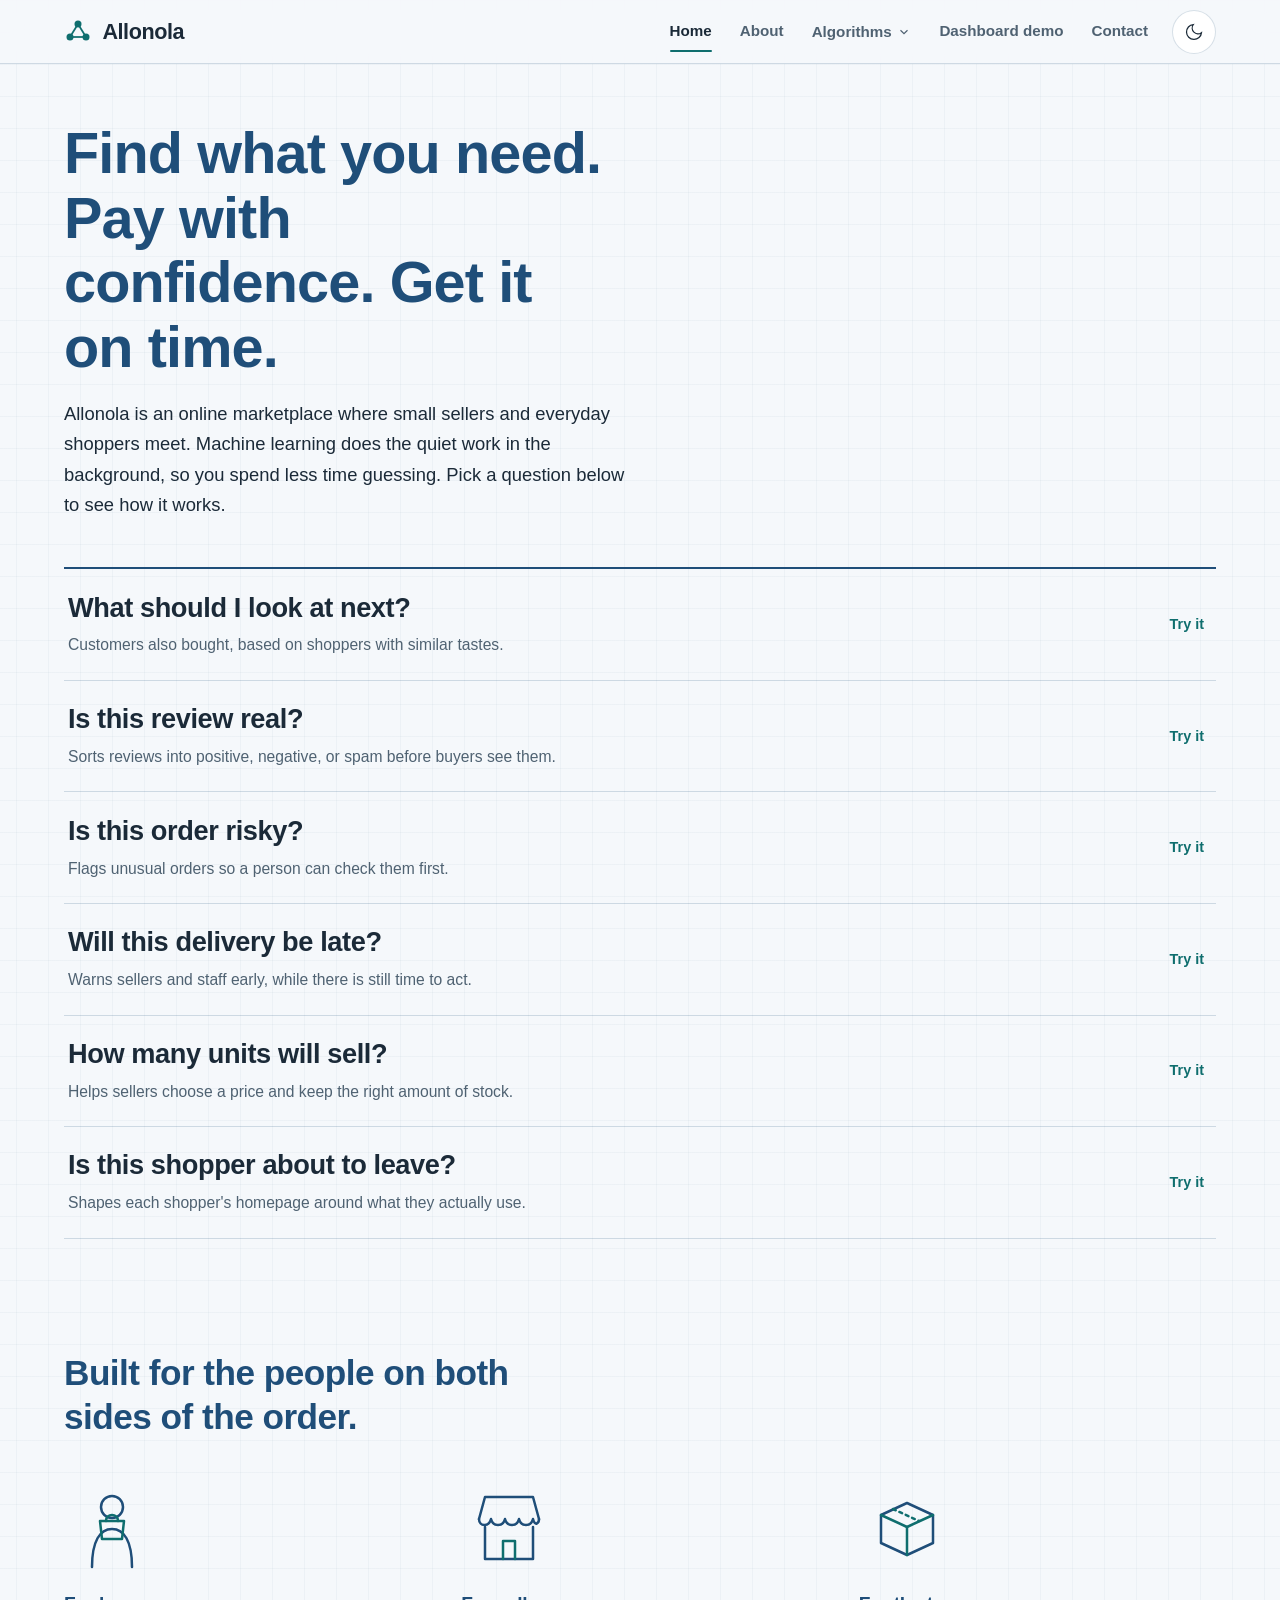
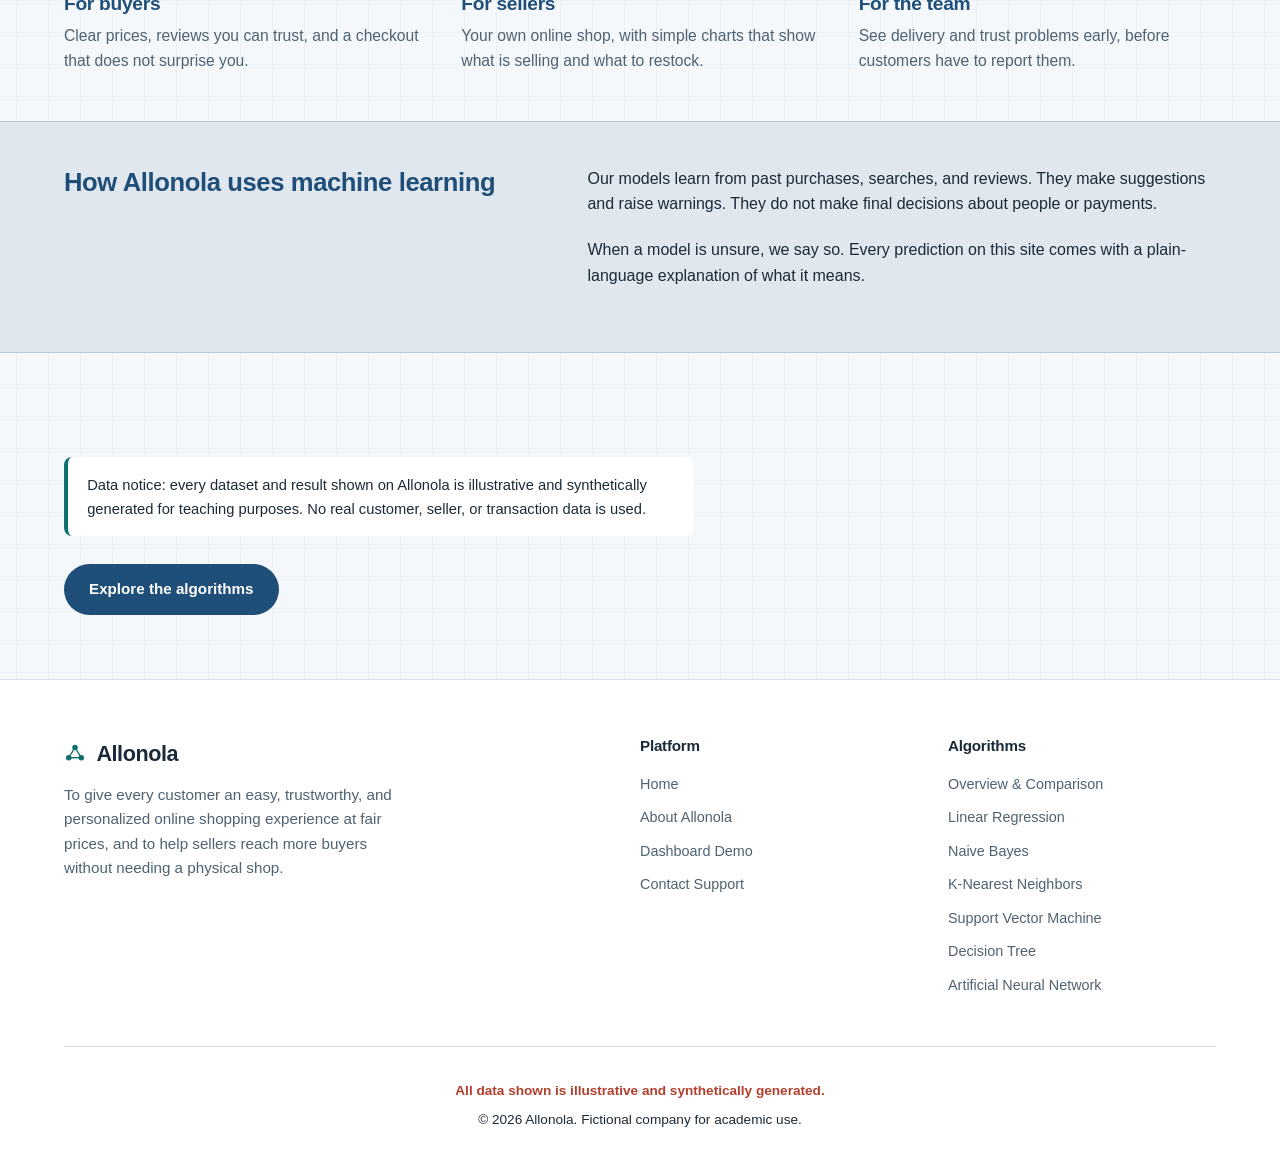
<file: index.html>
<!DOCTYPE html>
<html lang="en" data-theme="dark">
<head>
  <meta charset="UTF-8">
  <meta name="viewport" content="width=device-width, initial-scale=1.0">
  <title>Home | Allonola</title>
  <meta name="description" content="Allonola is an online-only retail marketplace powered by machine learning to connect buyers, independent sellers, and delivery couriers.">
  <link rel="stylesheet" href="css/fonts.css">
  <link rel="stylesheet" href="css/base.css">
  <link rel="stylesheet" href="css/layout.css">
  <link rel="stylesheet" href="css/components.css">
  <link rel="stylesheet" href="css/home.css">
</head>
<body data-page="home">
  <!-- Accessible Skip Link -->
  <a href="#main-content" class="skip-link">Skip to main content</a>

  <!-- Sticky Global Header -->
  <header class="site-header">
    <div class="container header-inner">
      <a href="index.html" class="site-logo" aria-label="Allonola Home">
        <svg class="logo-icon" width="28" height="28" viewBox="0 0 28 28" fill="none" aria-hidden="true">
          <circle cx="6" cy="20" r="3.5" fill="currentColor" />
          <circle cx="22" cy="20" r="3.5" fill="currentColor" />
          <circle cx="14" cy="7" r="3.5" fill="currentColor" />
          <line x1="6" y1="20" x2="14" y2="7" stroke="currentColor" stroke-width="1.75" />
          <line x1="14" y1="7" x2="22" y2="20" stroke="currentColor" stroke-width="1.75" />
          <line x1="6" y1="20" x2="22" y2="20" stroke="currentColor" stroke-width="1.75" />
        </svg>
        <span>Allonola</span>
      </a>

      <!-- Desktop Navigation -->
      <nav class="nav-desktop" aria-label="Primary navigation">
        <a href="index.html" class="nav-link nav-link--active">Home</a>
        <a href="about.html" class="nav-link">About</a>
        <div class="nav-dropdown">
          <button type="button" class="nav-link nav-dropdown-toggle" aria-expanded="false" aria-haspopup="true">
            <span>Algorithms</span>
            <svg width="14" height="14" viewBox="0 0 24 24" fill="none" stroke="currentColor" stroke-width="2" aria-hidden="true">
              <polyline points="6 9 12 15 18 9"></polyline>
            </svg>
          </button>
          <div class="nav-dropdown-menu" role="menu">
            <a href="algorithms.html" class="nav-dropdown-item" role="menuitem">
              <span class="nav-dropdown-title">Overview & Comparison</span>
              <span class="nav-dropdown-desc">Compare all six ML approaches</span>
            </a>
            <a href="algo-linear-regression.html" class="nav-dropdown-item" role="menuitem">
              <span class="nav-dropdown-title">Linear Regression</span>
              <span class="nav-dropdown-desc">Demand forecasting & price elasticity</span>
            </a>
            <a href="algo-naive-bayes.html" class="nav-dropdown-item" role="menuitem">
              <span class="nav-dropdown-title">Naive Bayes</span>
              <span class="nav-dropdown-desc">Sentiment & fake review filtering</span>
            </a>
            <a href="algo-knn.html" class="nav-dropdown-item" role="menuitem">
              <span class="nav-dropdown-title">K-Nearest Neighbors</span>
              <span class="nav-dropdown-desc">Collaborative recommendations</span>
            </a>
            <a href="algo-svm.html" class="nav-dropdown-item" role="menuitem">
              <span class="nav-dropdown-title">Support Vector Machine</span>
              <span class="nav-dropdown-desc">Order fraud & auto-categorization</span>
            </a>
            <a href="algo-decision-tree.html" class="nav-dropdown-item" role="menuitem">
              <span class="nav-dropdown-title">Decision Tree</span>
              <span class="nav-dropdown-desc">Delivery risk & return rules</span>
            </a>
            <a href="algo-ann.html" class="nav-dropdown-item" role="menuitem">
              <span class="nav-dropdown-title">Artificial Neural Network</span>
              <span class="nav-dropdown-desc">Personalization & shopper churn</span>
            </a>
          </div>
        </div>
        <a href="dashboard.html" class="nav-link">Dashboard demo</a>
        <a href="contact.html" class="nav-link">Contact</a>
      </nav>

      <!-- Action Controls -->
      <div class="header-actions">
        <button type="button" id="theme-toggle" class="btn-icon" aria-label="Switch to light theme" title="Switch to light theme">
          <svg class="theme-icon-sun" width="20" height="20" viewBox="0 0 24 24" fill="none" stroke="currentColor" stroke-width="1.5" aria-hidden="true">
            <circle cx="12" cy="12" r="5"></circle>
            <line x1="12" y1="1" x2="12" y2="3"></line>
            <line x1="12" y1="21" x2="12" y2="23"></line>
            <line x1="4.22" y1="4.22" x2="5.64" y2="5.64"></line>
            <line x1="18.36" y1="18.36" x2="19.78" y2="19.78"></line>
            <line x1="1" y1="12" x2="3" y2="12"></line>
            <line x1="21" y1="12" x2="23" y2="12"></line>
            <line x1="4.22" y1="19.78" x2="5.64" y2="18.36"></line>
            <line x1="18.36" y1="5.64" x2="19.78" y2="4.22"></line>
          </svg>
          <svg class="theme-icon-moon" width="20" height="20" viewBox="0 0 24 24" fill="none" stroke="currentColor" stroke-width="1.5" style="display:none;" aria-hidden="true">
            <path d="M21 12.79A9 9 0 1 1 11.21 3 7 7 0 0 0 21 12.79z"></path>
          </svg>
        </button>

        <button type="button" id="hamburger-btn" class="btn-icon hamburger-btn" aria-label="Open mobile menu" aria-expanded="false" aria-controls="nav-drawer">
          <svg width="22" height="22" viewBox="0 0 24 24" fill="none" stroke="currentColor" stroke-width="2" aria-hidden="true">
            <line x1="3" y1="12" x2="21" y2="12"></line>
            <line x1="3" y1="6" x2="21" y2="6"></line>
            <line x1="3" y1="18" x2="21" y2="18"></line>
          </svg>
        </button>
      </div>
    </div>
  </header>

  <!-- Mobile Drawer Navigation -->
  <div id="nav-backdrop" class="nav-backdrop"></div>
  <aside id="nav-drawer" class="nav-drawer" aria-label="Mobile navigation">
    <div style="display: flex; justify-content: space-between; align-items: center;">
      <span class="site-logo">
        <svg class="logo-icon" width="24" height="24" viewBox="0 0 28 28" fill="none" aria-hidden="true">
          <circle cx="6" cy="20" r="3.5" fill="currentColor" />
          <circle cx="22" cy="20" r="3.5" fill="currentColor" />
          <circle cx="14" cy="7" r="3.5" fill="currentColor" />
          <line x1="6" y1="20" x2="14" y2="7" stroke="currentColor" stroke-width="1.75" />
          <line x1="14" y1="7" x2="22" y2="20" stroke="currentColor" stroke-width="1.75" />
          <line x1="6" y1="20" x2="22" y2="20" stroke="currentColor" stroke-width="1.75" />
        </svg>
        <span>Allonola</span>
      </span>
    </div>
    <ul class="nav-mobile-list">
      <li><a href="index.html" class="mobile-nav-link">Home</a></li>
      <li><a href="about.html" class="mobile-nav-link">About</a></li>
      <li>
        <button type="button" id="algo-accordion-btn" class="mobile-accordion-btn" aria-expanded="false">
          <span>Algorithms</span>
          <svg width="16" height="16" viewBox="0 0 24 24" fill="none" stroke="currentColor" stroke-width="2" aria-hidden="true">
            <polyline points="6 9 12 15 18 9"></polyline>
          </svg>
        </button>
        <ul id="algo-accordion-menu" class="mobile-sublist" hidden>
          <li><a href="algorithms.html" class="mobile-sublink">Overview & Comparison</a></li>
          <li><a href="algo-linear-regression.html" class="mobile-sublink">Linear Regression</a></li>
          <li><a href="algo-naive-bayes.html" class="mobile-sublink">Naive Bayes</a></li>
          <li><a href="algo-knn.html" class="mobile-sublink">K-Nearest Neighbors</a></li>
          <li><a href="algo-svm.html" class="mobile-sublink">Support Vector Machine</a></li>
          <li><a href="algo-decision-tree.html" class="mobile-sublink">Decision Tree</a></li>
          <li><a href="algo-ann.html" class="mobile-sublink">Artificial Neural Network</a></li>
        </ul>
      </li>
      <li><a href="dashboard.html" class="mobile-nav-link">Dashboard demo</a></li>
      <li><a href="contact.html" class="mobile-nav-link">Contact</a></li>
    </ul>
  </aside>

  <!-- Main Content -->
  <main id="main-content">
    <!-- Hero: the six ML features as plain questions -->
    <section class="home-hero">
      <div class="container">
        <h1>Find what you need. Pay with confidence. Get it on time.</h1>
        <p class="lead">
          Allonola is an online marketplace where small sellers and everyday shoppers meet.
          Machine learning does the quiet work in the background, so you spend less time guessing.
          Pick a question below to see how it works.
        </p>

        <div class="home-questions" role="list">
          <a class="home-question" role="listitem" href="algo-knn.html">
            <h3>What should I look at next?</h3>
            <p>Customers also bought, based on shoppers with similar tastes.</p>
            <span class="home-try">Try it</span>
          </a>
          <a class="home-question" role="listitem" href="algo-naive-bayes.html">
            <h3>Is this review real?</h3>
            <p>Sorts reviews into positive, negative, or spam before buyers see them.</p>
            <span class="home-try">Try it</span>
          </a>
          <a class="home-question" role="listitem" href="algo-svm.html">
            <h3>Is this order risky?</h3>
            <p>Flags unusual orders so a person can check them first.</p>
            <span class="home-try">Try it</span>
          </a>
          <a class="home-question" role="listitem" href="algo-decision-tree.html">
            <h3>Will this delivery be late?</h3>
            <p>Warns sellers and staff early, while there is still time to act.</p>
            <span class="home-try">Try it</span>
          </a>
          <a class="home-question" role="listitem" href="algo-linear-regression.html">
            <h3>How many units will sell?</h3>
            <p>Helps sellers choose a price and keep the right amount of stock.</p>
            <span class="home-try">Try it</span>
          </a>
          <a class="home-question" role="listitem" href="algo-ann.html">
            <h3>Is this shopper about to leave?</h3>
            <p>Shapes each shopper's homepage around what they actually use.</p>
            <span class="home-try">Try it</span>
          </a>
        </div>
      </div>
    </section>

    <!-- Roles -->
    <section class="home-roles">
      <div class="container">
        <h2>Built for the people on both sides of the order.</h2>
        <div class="home-roles-grid">
          <article class="home-role">
            <svg viewBox="0 0 96 96" fill="none" stroke="currentColor" stroke-width="2.5" stroke-linecap="round" stroke-linejoin="round" aria-hidden="true">
              <circle cx="48" cy="28" r="11"/>
              <path d="M28 88 C28 62 36 50 48 50 C60 50 68 62 68 88"/>
              <path class="accent" d="M36 42 L60 42 L58 60 L38 60 Z"/>
              <path class="accent" d="M42 42 C42 34 54 34 54 42"/>
            </svg>
            <h3>For buyers</h3>
            <p>Clear prices, reviews you can trust, and a checkout that does not surprise you.</p>
          </article>

          <article class="home-role">
            <svg viewBox="0 0 96 96" fill="none" stroke="currentColor" stroke-width="2.5" stroke-linecap="round" stroke-linejoin="round" aria-hidden="true">
              <path d="M18 40 L24 18 L72 18 L78 40"/>
              <path d="M18 40 C18 48 28 48 30 40 C32 48 42 48 44 40 C46 48 56 48 58 40 C60 48 70 48 72 40 C74 48 78 44 78 40"/>
              <path d="M24 48 L24 80 L72 80 L72 48"/>
              <path class="accent" d="M42 80 L42 62 L54 62 L54 80"/>
            </svg>
            <h3>For sellers</h3>
            <p>Your own online shop, with simple charts that show what is selling and what to restock.</p>
          </article>

          <article class="home-role">
            <svg viewBox="0 0 96 96" fill="none" stroke="currentColor" stroke-width="2.5" stroke-linecap="round" stroke-linejoin="round" aria-hidden="true">
              <path d="M22 36 L48 24 L74 36 L74 64 L48 76 L22 64 Z"/>
              <path class="accent" d="M22 36 L48 48 L74 36"/>
              <path class="accent" d="M48 48 L48 76"/>
              <path class="accent" d="M34 30 L60 42" stroke-dasharray="3 4"/>
            </svg>
            <h3>For the team</h3>
            <p>See delivery and trust problems early, before customers have to report them.</p>
          </article>
        </div>
      </div>
    </section>

    <!-- How ML is used, with the responsible-use promise -->
    <section class="home-strip" aria-labelledby="home-how">
      <div class="container">
        <h2 id="home-how">How Allonola uses machine learning</h2>
        <div>
          <p>
            Our models learn from past purchases, searches, and reviews. They make suggestions
            and raise warnings. They do not make final decisions about people or payments.
          </p>
          <p>
            When a model is unsure, we say so. Every prediction on this site comes with a
            plain-language explanation of what it means.
          </p>
        </div>
      </div>
    </section>

    <section class="section">
      <div class="container">
        <p class="home-notice">
          Data notice: every dataset and result shown on Allonola is illustrative and synthetically
          generated for teaching purposes. No real customer, seller, or transaction data is used.
        </p>
        <div style="margin-top: 1.75rem;">
          <a href="algorithms.html" class="btn btn--primary">Explore the algorithms</a>
        </div>
      </div>
    </section>
  </main>

  <!-- Global Footer -->
  <footer class="site-footer">
    <div class="container">
      <div class="footer-top">
        <div class="footer-brand">
          <span class="site-logo">
            <svg class="logo-icon" width="22" height="22" viewBox="0 0 28 28" fill="none" aria-hidden="true">
              <circle cx="6" cy="20" r="3.5" fill="currentColor" />
              <circle cx="22" cy="20" r="3.5" fill="currentColor" />
              <circle cx="14" cy="7" r="3.5" fill="currentColor" />
              <line x1="6" y1="20" x2="14" y2="7" stroke="currentColor" stroke-width="1.75" />
              <line x1="14" y1="7" x2="22" y2="20" stroke="currentColor" stroke-width="1.75" />
              <line x1="6" y1="20" x2="22" y2="20" stroke="currentColor" stroke-width="1.75" />
            </svg>
            <span>Allonola</span>
          </span>
          <p>
            To give every customer an easy, trustworthy, and personalized online shopping experience at fair prices, and to help sellers reach more buyers without needing a physical shop.
          </p>
        </div>

        <div class="footer-col">
          <h4>Platform</h4>
          <ul class="footer-links">
            <li><a href="index.html" class="footer-link">Home</a></li>
            <li><a href="about.html" class="footer-link">About Allonola</a></li>
            <li><a href="dashboard.html" class="footer-link">Dashboard Demo</a></li>
            <li><a href="contact.html" class="footer-link">Contact Support</a></li>
          </ul>
        </div>

        <div class="footer-col">
          <h4>Algorithms</h4>
          <ul class="footer-links">
            <li><a href="algorithms.html" class="footer-link">Overview &amp; Comparison</a></li>
            <li><a href="algo-linear-regression.html" class="footer-link">Linear Regression</a></li>
            <li><a href="algo-naive-bayes.html" class="footer-link">Naive Bayes</a></li>
            <li><a href="algo-knn.html" class="footer-link">K-Nearest Neighbors</a></li>
            <li><a href="algo-svm.html" class="footer-link">Support Vector Machine</a></li>
            <li><a href="algo-decision-tree.html" class="footer-link">Decision Tree</a></li>
            <li><a href="algo-ann.html" class="footer-link">Artificial Neural Network</a></li>
          </ul>
        </div>
      </div>

      <div class="footer-bottom">
        <p class="disclaimer-badge">All data shown is illustrative and synthetically generated.</p>
        <p>&copy; 2026 Allonola. Fictional company for academic use.</p>
      </div>
    </div>
  </footer>

  <!-- Script Execution Order (Classic script tags with defer) -->
  <script defer src="js/data.js"></script>
  <script defer src="js/app.js"></script>
  <script defer src="js/charts.js"></script>
  <script defer src="js/table.js"></script>
</body>
</html>
</file>
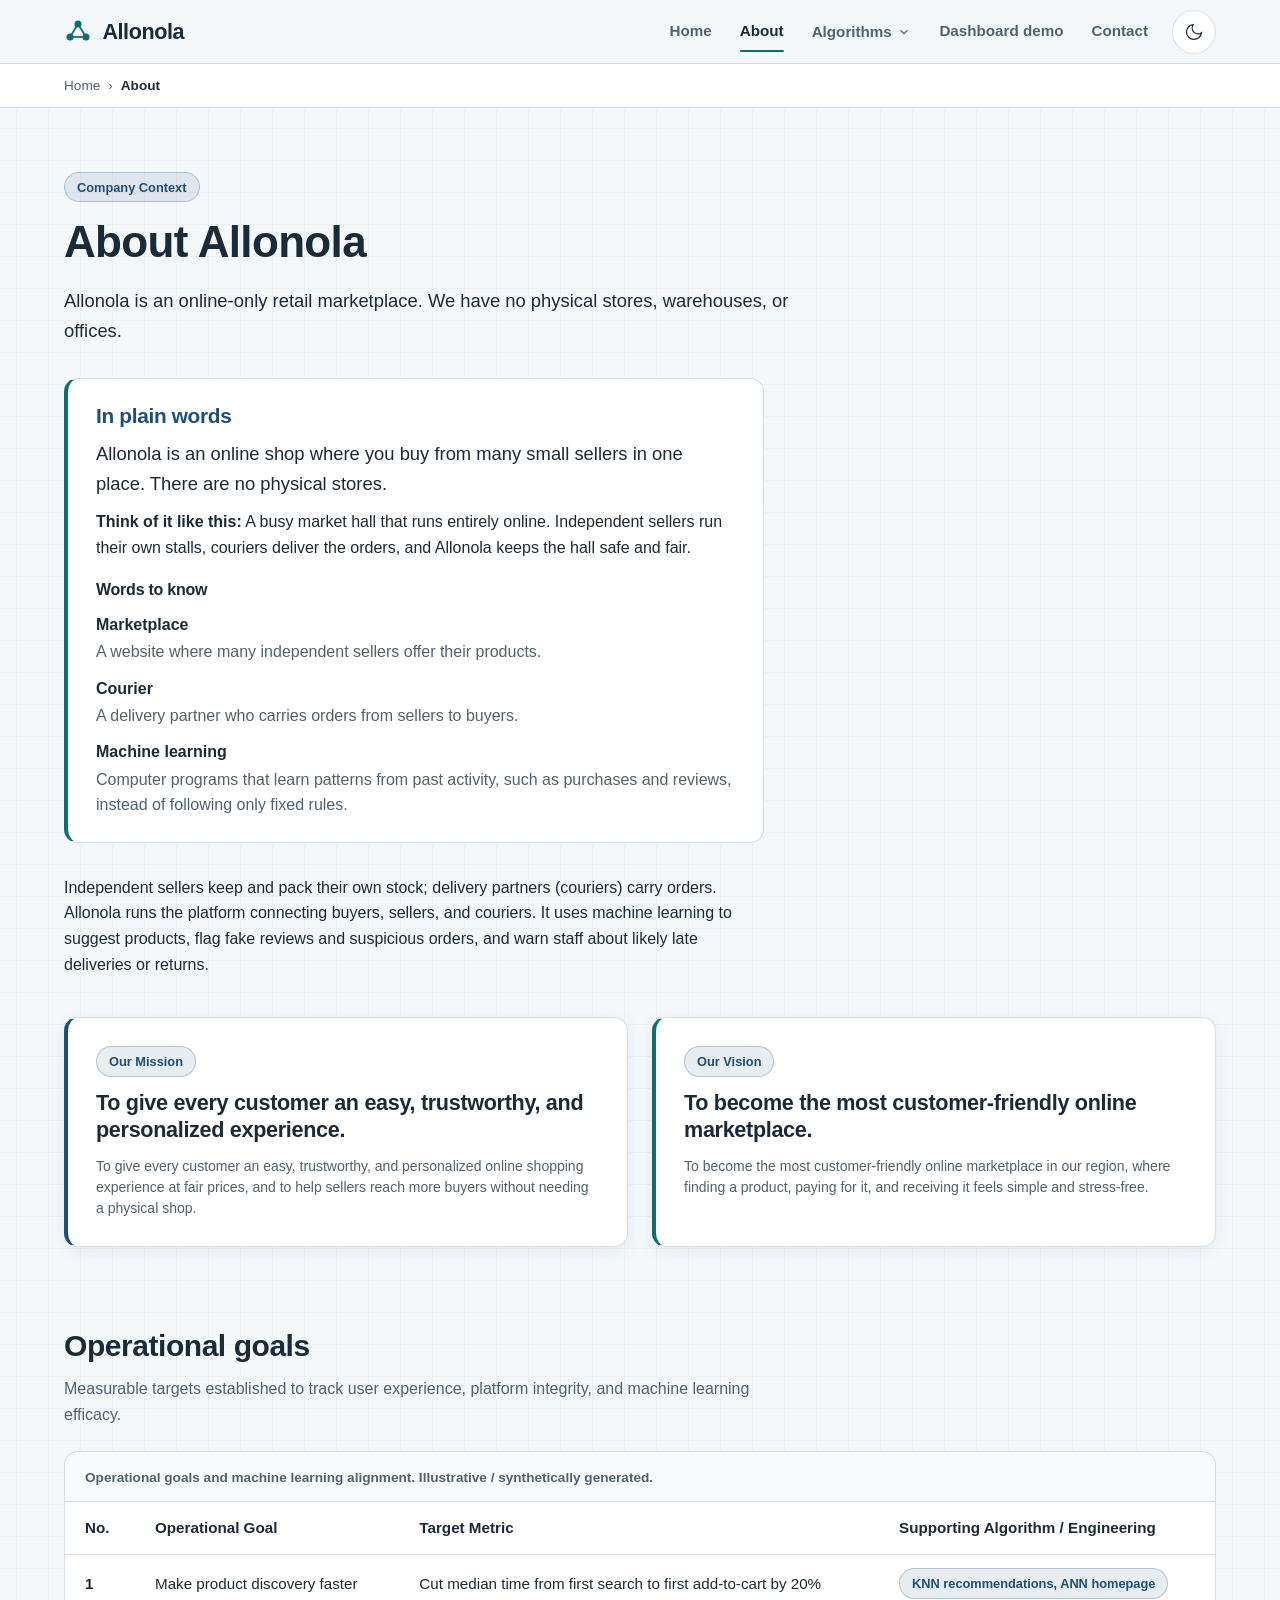
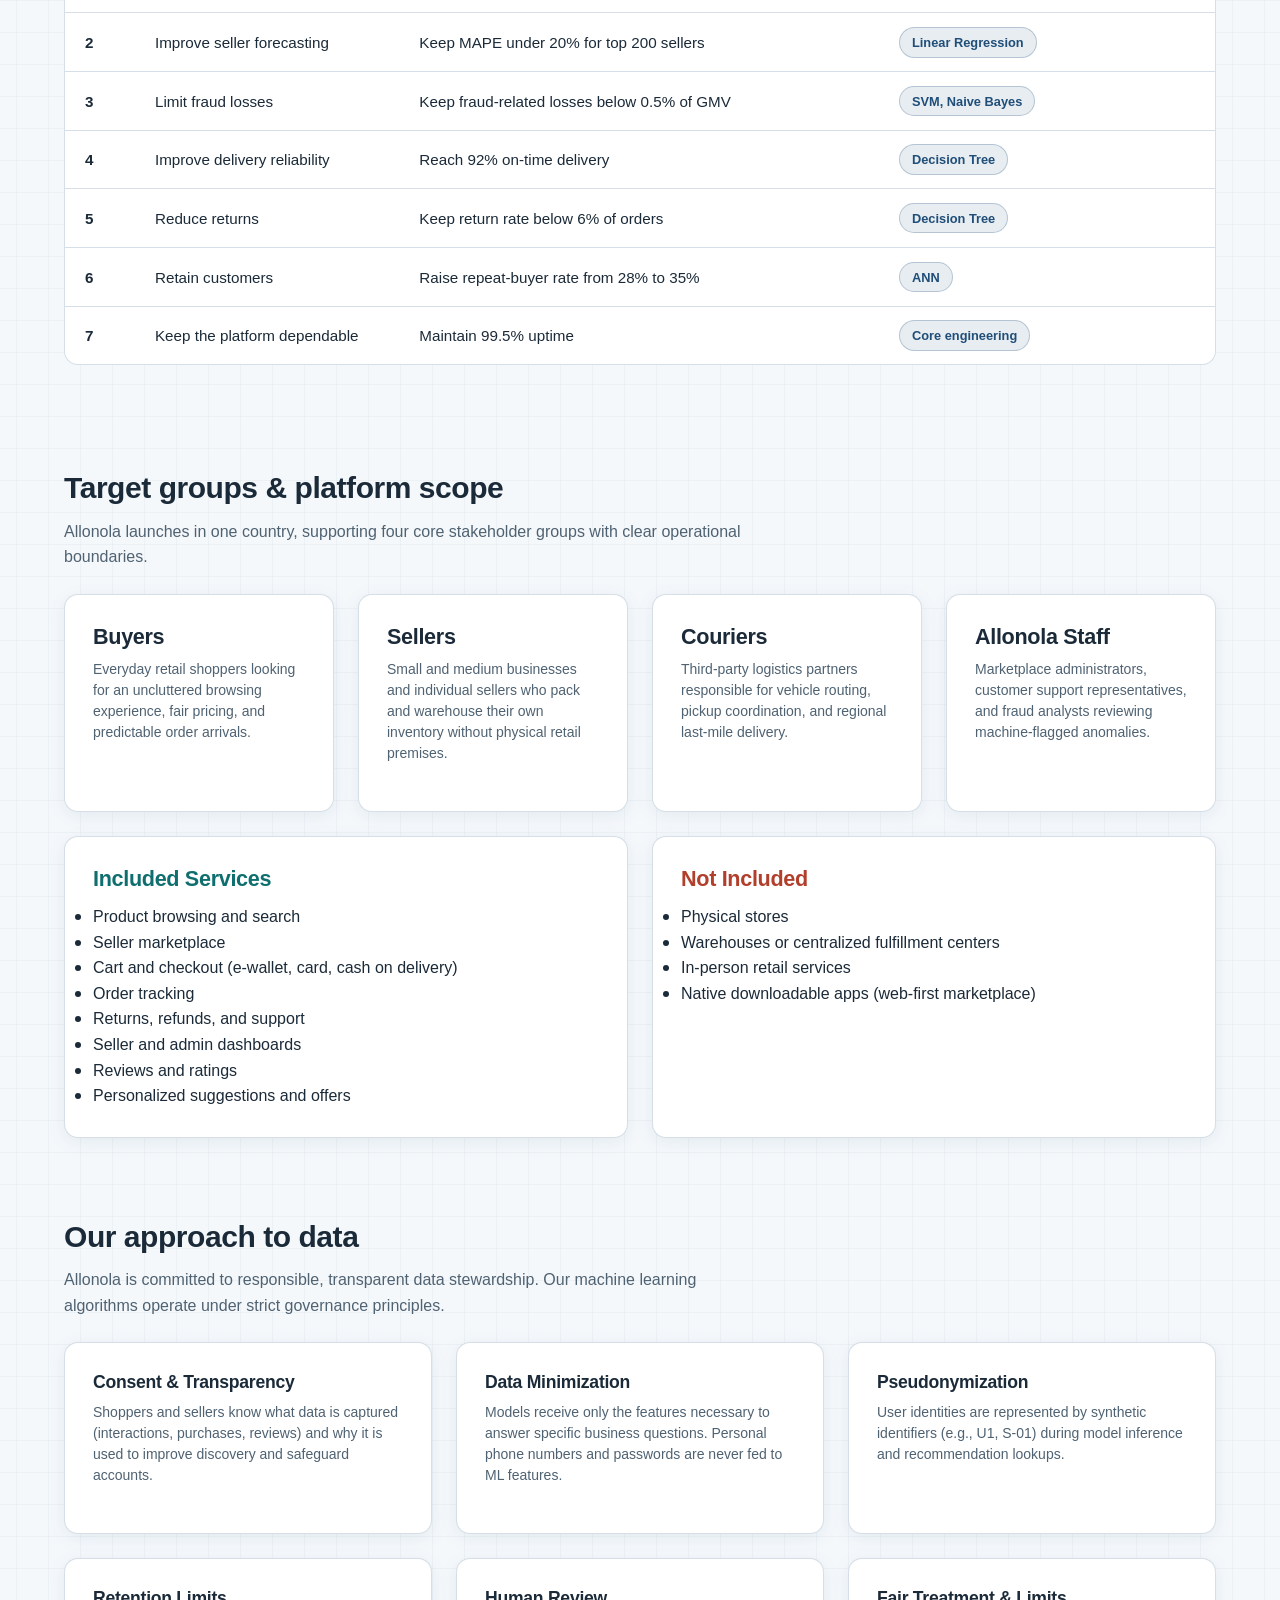
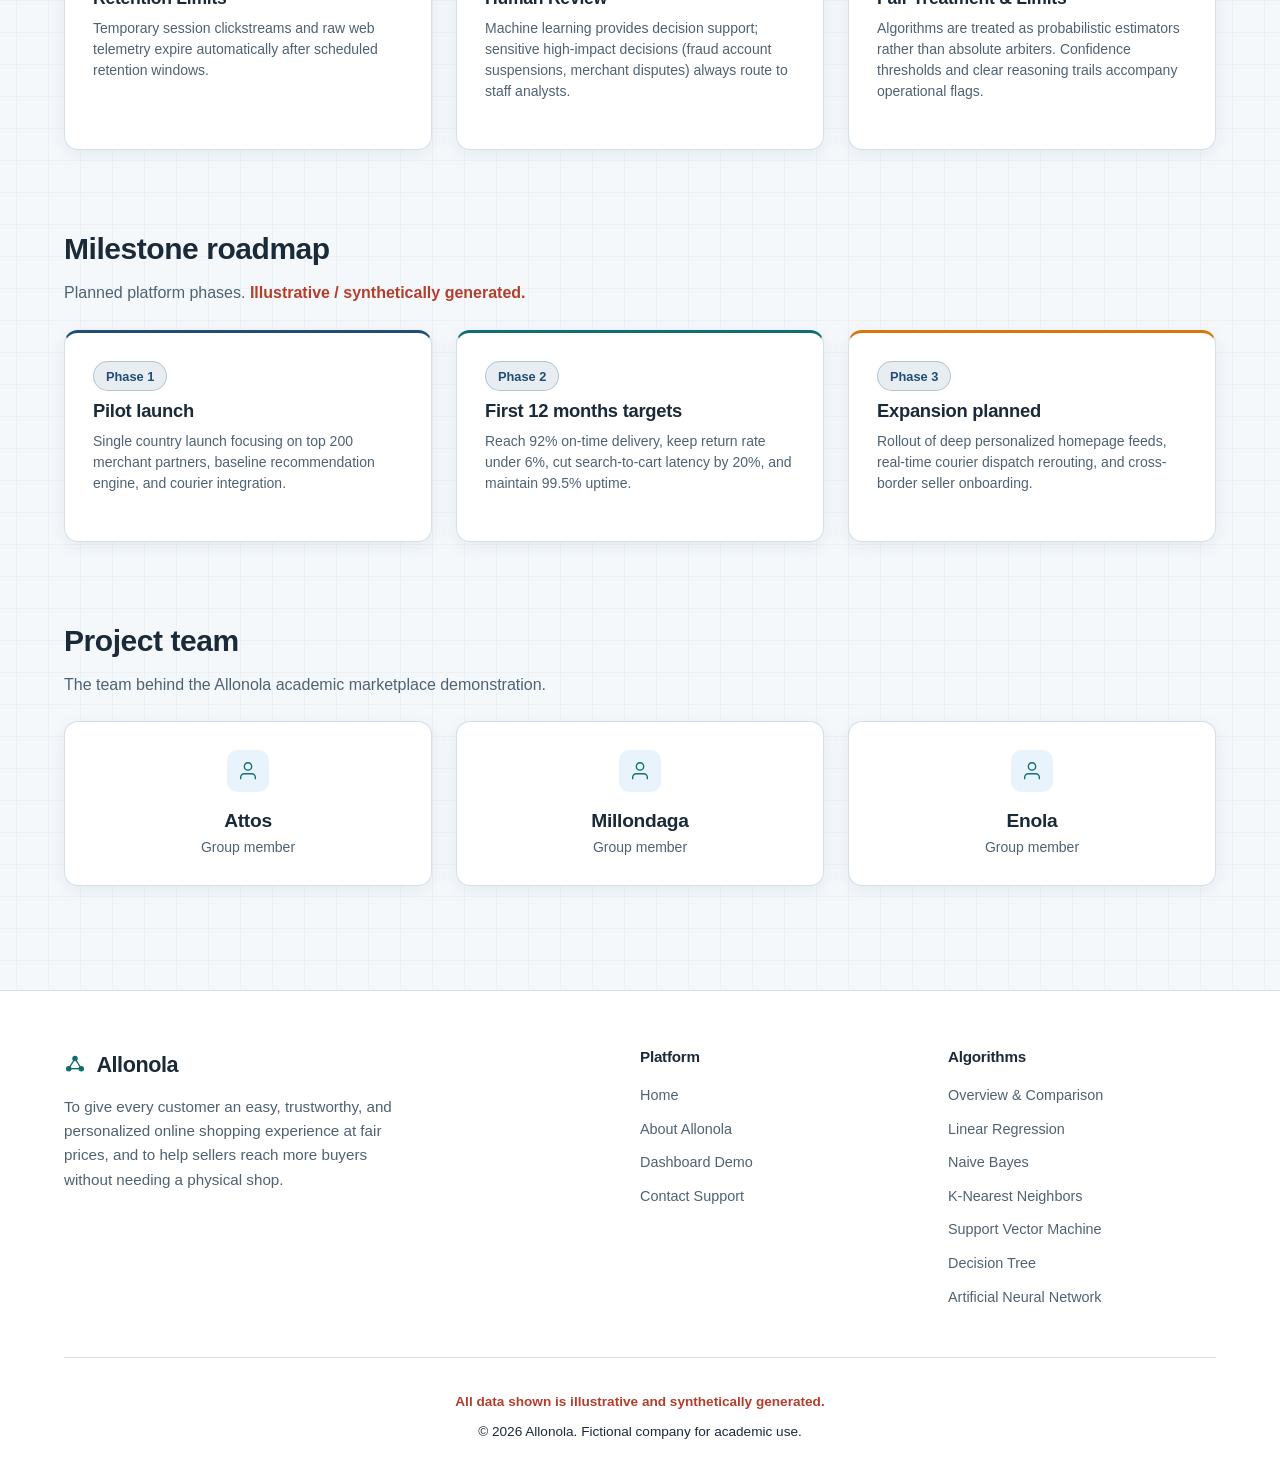
<file: about.html>
<!DOCTYPE html>
<html lang="en" data-theme="dark">
<head>
  <meta charset="UTF-8">
  <meta name="viewport" content="width=device-width, initial-scale=1.0">
  <title>About | Allonola</title>
  <meta name="description" content="Learn about Allonola's marketplace mission, operational goals, ethical approach to data, and team members.">
  <link rel="stylesheet" href="css/fonts.css">
  <link rel="stylesheet" href="css/base.css">
  <link rel="stylesheet" href="css/layout.css">
  <link rel="stylesheet" href="css/components.css">
  <link rel="stylesheet" href="css/plain.css">
</head>
<body data-page="about">
  <a href="#main-content" class="skip-link">Skip to main content</a>

  <!-- Header -->
  <header class="site-header">
    <div class="container header-inner">
      <a href="index.html" class="site-logo" aria-label="Allonola Home">
        <svg class="logo-icon" width="28" height="28" viewBox="0 0 28 28" fill="none" aria-hidden="true">
          <circle cx="6" cy="20" r="3.5" fill="currentColor" />
          <circle cx="22" cy="20" r="3.5" fill="currentColor" />
          <circle cx="14" cy="7" r="3.5" fill="currentColor" />
          <line x1="6" y1="20" x2="14" y2="7" stroke="currentColor" stroke-width="1.75" />
          <line x1="14" y1="7" x2="22" y2="20" stroke="currentColor" stroke-width="1.75" />
          <line x1="6" y1="20" x2="22" y2="20" stroke="currentColor" stroke-width="1.75" />
        </svg>
        <span>Allonola</span>
      </a>

      <nav class="nav-desktop" aria-label="Primary navigation">
        <a href="index.html" class="nav-link">Home</a>
        <a href="about.html" class="nav-link nav-link--active">About</a>
        <div class="nav-dropdown">
          <button type="button" class="nav-link nav-dropdown-toggle" aria-expanded="false" aria-haspopup="true">
            <span>Algorithms</span>
            <svg width="14" height="14" viewBox="0 0 24 24" fill="none" stroke="currentColor" stroke-width="2" aria-hidden="true">
              <polyline points="6 9 12 15 18 9"></polyline>
            </svg>
          </button>
          <div class="nav-dropdown-menu" role="menu">
            <a href="algorithms.html" class="nav-dropdown-item" role="menuitem">
              <span class="nav-dropdown-title">Overview & Comparison</span>
              <span class="nav-dropdown-desc">Compare all six ML approaches</span>
            </a>
            <a href="algo-linear-regression.html" class="nav-dropdown-item" role="menuitem">
              <span class="nav-dropdown-title">Linear Regression</span>
              <span class="nav-dropdown-desc">Demand forecasting & price elasticity</span>
            </a>
            <a href="algo-naive-bayes.html" class="nav-dropdown-item" role="menuitem">
              <span class="nav-dropdown-title">Naive Bayes</span>
              <span class="nav-dropdown-desc">Sentiment & fake review filtering</span>
            </a>
            <a href="algo-knn.html" class="nav-dropdown-item" role="menuitem">
              <span class="nav-dropdown-title">K-Nearest Neighbors</span>
              <span class="nav-dropdown-desc">Collaborative recommendations</span>
            </a>
            <a href="algo-svm.html" class="nav-dropdown-item" role="menuitem">
              <span class="nav-dropdown-title">Support Vector Machine</span>
              <span class="nav-dropdown-desc">Order fraud & auto-categorization</span>
            </a>
            <a href="algo-decision-tree.html" class="nav-dropdown-item" role="menuitem">
              <span class="nav-dropdown-title">Decision Tree</span>
              <span class="nav-dropdown-desc">Delivery risk & return rules</span>
            </a>
            <a href="algo-ann.html" class="nav-dropdown-item" role="menuitem">
              <span class="nav-dropdown-title">Artificial Neural Network</span>
              <span class="nav-dropdown-desc">Personalization & shopper churn</span>
            </a>
          </div>
        </div>
        <a href="dashboard.html" class="nav-link">Dashboard demo</a>
        <a href="contact.html" class="nav-link">Contact</a>
      </nav>

      <div class="header-actions">
        <button type="button" id="theme-toggle" class="btn-icon" aria-label="Switch to light theme" title="Switch to light theme">
          <svg class="theme-icon-sun" width="20" height="20" viewBox="0 0 24 24" fill="none" stroke="currentColor" stroke-width="1.5" aria-hidden="true">
            <circle cx="12" cy="12" r="5"></circle>
            <line x1="12" y1="1" x2="12" y2="3"></line>
            <line x1="12" y1="21" x2="12" y2="23"></line>
            <line x1="4.22" y1="4.22" x2="5.64" y2="5.64"></line>
            <line x1="18.36" y1="18.36" x2="19.78" y2="19.78"></line>
            <line x1="1" y1="12" x2="3" y2="12"></line>
            <line x1="21" y1="12" x2="23" y2="12"></line>
            <line x1="4.22" y1="19.78" x2="5.64" y2="18.36"></line>
            <line x1="18.36" y1="5.64" x2="19.78" y2="4.22"></line>
          </svg>
          <svg class="theme-icon-moon" width="20" height="20" viewBox="0 0 24 24" fill="none" stroke="currentColor" stroke-width="1.5" style="display:none;" aria-hidden="true">
            <path d="M21 12.79A9 9 0 1 1 11.21 3 7 7 0 0 0 21 12.79z"></path>
          </svg>
        </button>

        <button type="button" id="hamburger-btn" class="btn-icon hamburger-btn" aria-label="Open mobile menu" aria-expanded="false" aria-controls="nav-drawer">
          <svg width="22" height="22" viewBox="0 0 24 24" fill="none" stroke="currentColor" stroke-width="2" aria-hidden="true">
            <line x1="3" y1="12" x2="21" y2="12"></line>
            <line x1="3" y1="6" x2="21" y2="6"></line>
            <line x1="3" y1="18" x2="21" y2="18"></line>
          </svg>
        </button>
      </div>
    </div>
  </header>

  <!-- Mobile Drawer -->
  <div id="nav-backdrop" class="nav-backdrop"></div>
  <aside id="nav-drawer" class="nav-drawer" aria-label="Mobile navigation">
    <div style="display: flex; justify-content: space-between; align-items: center;">
      <span class="site-logo">
        <svg class="logo-icon" width="24" height="24" viewBox="0 0 28 28" fill="none" aria-hidden="true">
          <circle cx="6" cy="20" r="3.5" fill="currentColor" />
          <circle cx="22" cy="20" r="3.5" fill="currentColor" />
          <circle cx="14" cy="7" r="3.5" fill="currentColor" />
          <line x1="6" y1="20" x2="14" y2="7" stroke="currentColor" stroke-width="1.75" />
          <line x1="14" y1="7" x2="22" y2="20" stroke="currentColor" stroke-width="1.75" />
          <line x1="6" y1="20" x2="22" y2="20" stroke="currentColor" stroke-width="1.75" />
        </svg>
        <span>Allonola</span>
      </span>
    </div>
    <ul class="nav-mobile-list">
      <li><a href="index.html" class="mobile-nav-link">Home</a></li>
      <li><a href="about.html" class="mobile-nav-link">About</a></li>
      <li>
        <button type="button" id="algo-accordion-btn" class="mobile-accordion-btn" aria-expanded="false">
          <span>Algorithms</span>
          <svg width="16" height="16" viewBox="0 0 24 24" fill="none" stroke="currentColor" stroke-width="2" aria-hidden="true">
            <polyline points="6 9 12 15 18 9"></polyline>
          </svg>
        </button>
        <ul id="algo-accordion-menu" class="mobile-sublist" hidden>
          <li><a href="algorithms.html" class="mobile-sublink">Overview & Comparison</a></li>
          <li><a href="algo-linear-regression.html" class="mobile-sublink">Linear Regression</a></li>
          <li><a href="algo-naive-bayes.html" class="mobile-sublink">Naive Bayes</a></li>
          <li><a href="algo-knn.html" class="mobile-sublink">K-Nearest Neighbors</a></li>
          <li><a href="algo-svm.html" class="mobile-sublink">Support Vector Machine</a></li>
          <li><a href="algo-decision-tree.html" class="mobile-sublink">Decision Tree</a></li>
          <li><a href="algo-ann.html" class="mobile-sublink">Artificial Neural Network</a></li>
        </ul>
      </li>
      <li><a href="dashboard.html" class="mobile-nav-link">Dashboard demo</a></li>
      <li><a href="contact.html" class="mobile-nav-link">Contact</a></li>
    </ul>
  </aside>

  <!-- Breadcrumbs -->
  <nav class="breadcrumbs-bar" aria-label="Breadcrumbs">
    <div class="container">
      <ol class="breadcrumbs-list">
        <li class="breadcrumb-item"><a href="index.html">Home</a></li>
        <li class="breadcrumb-separator" aria-hidden="true">›</li>
        <li class="breadcrumb-item breadcrumb-item--current" aria-current="page">About</li>
      </ol>
    </div>
  </nav>

  <main id="main-content" class="section">
    <div class="container">
      <div class="content-reading">
        <div class="pill pill--teal" style="margin-bottom: 0.75rem;">Company Context</div>
        <h1>About Allonola</h1>
        <p class="lead">
          Allonola is an online-only retail marketplace. We have no physical stores, warehouses, or offices.
        </p>

        <aside class="plain-box" aria-labelledby="about-plain">
          <h2 id="about-plain">In plain words</h2>
          <p class="plain-box__answer">Allonola is an online shop where you buy from many small sellers in one place. There are no physical stores.</p>
          <p><strong>Think of it like this:</strong> A busy market hall that runs entirely online. Independent sellers run their own stalls, couriers deliver the orders, and Allonola keeps the hall safe and fair.</p>
          <h3>Words to know</h3>
          <dl>
            <dt>Marketplace</dt>
            <dd>A website where many independent sellers offer their products.</dd>
            <dt>Courier</dt>
            <dd>A delivery partner who carries orders from sellers to buyers.</dd>
            <dt>Machine learning</dt>
            <dd>Computer programs that learn patterns from past activity, such as purchases and reviews, instead of following only fixed rules.</dd>
          </dl>
        </aside>
        <p>
          Independent sellers keep and pack their own stock; delivery partners (couriers) carry orders. Allonola runs the platform connecting buyers, sellers, and couriers. It uses machine learning to suggest products, flag fake reviews and suspicious orders, and warn staff about likely late deliveries or returns.
        </p>
      </div>

      <!-- a) Mission & Vision Highlight Blocks -->
      <div class="grid-2" style="margin: 2.5rem 0;">
        <div class="card card--solid" style="border-left: 4px solid var(--primary);">
          <div class="pill" style="margin-bottom: 0.75rem;">Our Mission</div>
          <h2 style="font-size: 1.35rem;">To give every customer an easy, trustworthy, and personalized experience.</h2>
          <p class="text-small text-muted" style="margin-bottom: 0;">
            To give every customer an easy, trustworthy, and personalized online shopping experience at fair prices, and to help sellers reach more buyers without needing a physical shop.
          </p>
        </div>

        <div class="card card--solid" style="border-left: 4px solid var(--teal);">
          <div class="pill pill--teal" style="margin-bottom: 0.75rem;">Our Vision</div>
          <h2 style="font-size: 1.35rem;">To become the most customer-friendly online marketplace.</h2>
          <p class="text-small text-muted" style="margin-bottom: 0;">
            To become the most customer-friendly online marketplace in our region, where finding a product, paying for it, and receiving it feels simple and stress-free.
          </p>
        </div>
      </div>

      <!-- b) Operational Goals Table -->
      <section class="section section--compact">
        <h2>Operational goals</h2>
        <p class="text-muted">Measurable targets established to track user experience, platform integrity, and machine learning efficacy.</p>
        
        <div class="table-responsive-wrapper" tabindex="0" role="region" aria-label="Operational goals data table">
          <table class="data-table">
            <caption>Operational goals and machine learning alignment. Illustrative / synthetically generated.</caption>
            <thead>
              <tr>
                <th scope="col">No.</th>
                <th scope="col">Operational Goal</th>
                <th scope="col">Target Metric</th>
                <th scope="col">Supporting Algorithm / Engineering</th>
              </tr>
            </thead>
            <tbody>
              <tr>
                <th scope="row">1</th>
                <td>Make product discovery faster</td>
                <td>Cut median time from first search to first add-to-cart by 20%</td>
                <td><span class="pill pill--teal">KNN recommendations, ANN homepage</span></td>
              </tr>
              <tr>
                <th scope="row">2</th>
                <td>Improve seller forecasting</td>
                <td>Keep MAPE under 20% for top 200 sellers</td>
                <td><span class="pill">Linear Regression</span></td>
              </tr>
              <tr>
                <th scope="row">3</th>
                <td>Limit fraud losses</td>
                <td>Keep fraud-related losses below 0.5% of GMV</td>
                <td><span class="pill pill--coral">SVM, Naive Bayes</span></td>
              </tr>
              <tr>
                <th scope="row">4</th>
                <td>Improve delivery reliability</td>
                <td>Reach 92% on-time delivery</td>
                <td><span class="pill">Decision Tree</span></td>
              </tr>
              <tr>
                <th scope="row">5</th>
                <td>Reduce returns</td>
                <td>Keep return rate below 6% of orders</td>
                <td><span class="pill">Decision Tree</span></td>
              </tr>
              <tr>
                <th scope="row">6</th>
                <td>Retain customers</td>
                <td>Raise repeat-buyer rate from 28% to 35%</td>
                <td><span class="pill pill--teal">ANN</span></td>
              </tr>
              <tr>
                <th scope="row">7</th>
                <td>Keep the platform dependable</td>
                <td>Maintain 99.5% uptime</td>
                <td><span class="pill">Core engineering</span></td>
              </tr>
            </tbody>
          </table>
        </div>
      </section>

      <!-- c) Target Groups & Marketplace Scope -->
      <section class="section section--compact">
        <h2>Target groups & platform scope</h2>
        <p class="text-muted">Allonola launches in one country, supporting four core stakeholder groups with clear operational boundaries.</p>

        <div class="grid-4" style="margin-top: 1.5rem;">
          <div class="card">
            <h3 class="card-title">Buyers</h3>
            <p class="text-small text-muted">
              Everyday retail shoppers looking for an uncluttered browsing experience, fair pricing, and predictable order arrivals.
            </p>
          </div>
          <div class="card">
            <h3 class="card-title">Sellers</h3>
            <p class="text-small text-muted">
              Small and medium businesses and individual sellers who pack and warehouse their own inventory without physical retail premises.
            </p>
          </div>
          <div class="card">
            <h3 class="card-title">Couriers</h3>
            <p class="text-small text-muted">
              Third-party logistics partners responsible for vehicle routing, pickup coordination, and regional last-mile delivery.
            </p>
          </div>
          <div class="card">
            <h3 class="card-title">Allonola Staff</h3>
            <p class="text-small text-muted">
              Marketplace administrators, customer support representatives, and fraud analysts reviewing machine-flagged anomalies.
            </p>
          </div>
        </div>

        <div class="grid-2" style="margin-top: 1.5rem;">
          <div class="card card--solid">
            <h3 style="color: var(--teal); margin-bottom: 0.75rem;">Included Services</h3>
            <ul class="bullet-list">
              <li>Product browsing and search</li>
              <li>Seller marketplace</li>
              <li>Cart and checkout (e-wallet, card, cash on delivery)</li>
              <li>Order tracking</li>
              <li>Returns, refunds, and support</li>
              <li>Seller and admin dashboards</li>
              <li>Reviews and ratings</li>
              <li>Personalized suggestions and offers</li>
            </ul>
          </div>
          <div class="card card--solid">
            <h3 style="color: var(--coral); margin-bottom: 0.75rem;">Not Included</h3>
            <ul class="bullet-list bullet-list--coral">
              <li>Physical stores</li>
              <li>Warehouses or centralized fulfillment centers</li>
              <li>In-person retail services</li>
              <li>Native downloadable apps (web-first marketplace)</li>
            </ul>
          </div>
        </div>
      </section>

      <!-- d) Our Approach to Data -->
      <section class="section section--compact">
        <h2>Our approach to data</h2>
        <p class="text-muted">
          Allonola is committed to responsible, transparent data stewardship. Our machine learning algorithms operate under strict governance principles.
        </p>

        <div class="grid-3" style="margin-top: 1.5rem;">
          <div class="card">
            <h3 style="font-size: 1.1rem; margin-bottom: 0.5rem;">Consent & Transparency</h3>
            <p class="text-small text-muted">
              Shoppers and sellers know what data is captured (interactions, purchases, reviews) and why it is used to improve discovery and safeguard accounts.
            </p>
          </div>
          <div class="card">
            <h3 style="font-size: 1.1rem; margin-bottom: 0.5rem;">Data Minimization</h3>
            <p class="text-small text-muted">
              Models receive only the features necessary to answer specific business questions. Personal phone numbers and passwords are never fed to ML features.
            </p>
          </div>
          <div class="card">
            <h3 style="font-size: 1.1rem; margin-bottom: 0.5rem;">Pseudonymization</h3>
            <p class="text-small text-muted">
              User identities are represented by synthetic identifiers (e.g., U1, S-01) during model inference and recommendation lookups.
            </p>
          </div>
          <div class="card">
            <h3 style="font-size: 1.1rem; margin-bottom: 0.5rem;">Retention Limits</h3>
            <p class="text-small text-muted">
              Temporary session clickstreams and raw web telemetry expire automatically after scheduled retention windows.
            </p>
          </div>
          <div class="card">
            <h3 style="font-size: 1.1rem; margin-bottom: 0.5rem;">Human Review</h3>
            <p class="text-small text-muted">
              Machine learning provides decision support; sensitive high-impact decisions (fraud account suspensions, merchant disputes) always route to staff analysts.
            </p>
          </div>
          <div class="card">
            <h3 style="font-size: 1.1rem; margin-bottom: 0.5rem;">Fair Treatment & Limits</h3>
            <p class="text-small text-muted">
              Algorithms are treated as probabilistic estimators rather than absolute arbiters. Confidence thresholds and clear reasoning trails accompany operational flags.
            </p>
          </div>
        </div>
      </section>

      <!-- e) Simple Milestone Timeline -->
      <section class="section section--compact">
        <h2>Milestone roadmap</h2>
        <p class="text-muted">Planned platform phases. <span class="disclaimer-badge">Illustrative / synthetically generated.</span></p>

        <div class="grid-3" style="margin-top: 1.5rem;">
          <div class="card card--solid" style="border-top: 3px solid var(--primary);">
            <span class="pill" style="margin-bottom: 0.5rem;">Phase 1</span>
            <h3 style="font-size: 1.15rem;">Pilot launch</h3>
            <p class="text-small text-muted">
              Single country launch focusing on top 200 merchant partners, baseline recommendation engine, and courier integration.
            </p>
          </div>
          <div class="card card--solid" style="border-top: 3px solid var(--teal);">
            <span class="pill pill--teal" style="margin-bottom: 0.5rem;">Phase 2</span>
            <h3 style="font-size: 1.15rem;">First 12 months targets</h3>
            <p class="text-small text-muted">
              Reach 92% on-time delivery, keep return rate under 6%, cut search-to-cart latency by 20%, and maintain 99.5% uptime.
            </p>
          </div>
          <div class="card card--solid" style="border-top: 3px solid var(--warning);">
            <span class="pill" style="margin-bottom: 0.5rem;">Phase 3</span>
            <h3 style="font-size: 1.15rem;">Expansion planned</h3>
            <p class="text-small text-muted">
              Rollout of deep personalized homepage feeds, real-time courier dispatch rerouting, and cross-border seller onboarding.
            </p>
          </div>
        </div>
      </section>

      <!-- f) Team -->
      <section class="section section--compact">
        <h2>Project team</h2>
        <p class="text-muted">The team behind the Allonola academic marketplace demonstration.</p>

        <div class="grid-3" style="margin-top: 1.5rem;">
          <div class="card" style="text-align: center;">
            <div class="card-icon" style="margin: 0 auto 1rem;">
              <svg width="22" height="22" viewBox="0 0 24 24" fill="none" stroke="currentColor" stroke-width="1.5" aria-hidden="true">
                <path d="M20 21v-2a4 4 0 0 0-4-4H8a4 4 0 0 0-4 4v2"></path>
                <circle cx="12" cy="7" r="4"></circle>
              </svg>
            </div>
            <h3 style="font-size: 1.2rem; margin-bottom: 0.25rem;">Attos</h3>
            <p class="text-muted text-small" style="margin-bottom: 0;">Group member</p>
          </div>

          <div class="card" style="text-align: center;">
            <div class="card-icon" style="margin: 0 auto 1rem;">
              <svg width="22" height="22" viewBox="0 0 24 24" fill="none" stroke="currentColor" stroke-width="1.5" aria-hidden="true">
                <path d="M20 21v-2a4 4 0 0 0-4-4H8a4 4 0 0 0-4 4v2"></path>
                <circle cx="12" cy="7" r="4"></circle>
              </svg>
            </div>
            <h3 style="font-size: 1.2rem; margin-bottom: 0.25rem;">Millondaga</h3>
            <p class="text-muted text-small" style="margin-bottom: 0;">Group member</p>
          </div>

          <div class="card" style="text-align: center;">
            <div class="card-icon" style="margin: 0 auto 1rem;">
              <svg width="22" height="22" viewBox="0 0 24 24" fill="none" stroke="currentColor" stroke-width="1.5" aria-hidden="true">
                <path d="M20 21v-2a4 4 0 0 0-4-4H8a4 4 0 0 0-4 4v2"></path>
                <circle cx="12" cy="7" r="4"></circle>
              </svg>
            </div>
            <h3 style="font-size: 1.2rem; margin-bottom: 0.25rem;">Enola</h3>
            <p class="text-muted text-small" style="margin-bottom: 0;">Group member</p>
          </div>
        </div>
      </section>
    </div>
  </main>

  <!-- Global Footer -->
  <footer class="site-footer">
    <div class="container">
      <div class="footer-top">
        <div class="footer-brand">
          <span class="site-logo">
            <svg class="logo-icon" width="22" height="22" viewBox="0 0 28 28" fill="none" aria-hidden="true">
              <circle cx="6" cy="20" r="3.5" fill="currentColor" />
              <circle cx="22" cy="20" r="3.5" fill="currentColor" />
              <circle cx="14" cy="7" r="3.5" fill="currentColor" />
              <line x1="6" y1="20" x2="14" y2="7" stroke="currentColor" stroke-width="1.75" />
              <line x1="14" y1="7" x2="22" y2="20" stroke="currentColor" stroke-width="1.75" />
              <line x1="6" y1="20" x2="22" y2="20" stroke="currentColor" stroke-width="1.75" />
            </svg>
            <span>Allonola</span>
          </span>
          <p>
            To give every customer an easy, trustworthy, and personalized online shopping experience at fair prices, and to help sellers reach more buyers without needing a physical shop.
          </p>
        </div>

        <div class="footer-col">
          <h4>Platform</h4>
          <ul class="footer-links">
            <li><a href="index.html" class="footer-link">Home</a></li>
            <li><a href="about.html" class="footer-link">About Allonola</a></li>
            <li><a href="dashboard.html" class="footer-link">Dashboard Demo</a></li>
            <li><a href="contact.html" class="footer-link">Contact Support</a></li>
          </ul>
        </div>

        <div class="footer-col">
          <h4>Algorithms</h4>
          <ul class="footer-links">
            <li><a href="algorithms.html" class="footer-link">Overview &amp; Comparison</a></li>
            <li><a href="algo-linear-regression.html" class="footer-link">Linear Regression</a></li>
            <li><a href="algo-naive-bayes.html" class="footer-link">Naive Bayes</a></li>
            <li><a href="algo-knn.html" class="footer-link">K-Nearest Neighbors</a></li>
            <li><a href="algo-svm.html" class="footer-link">Support Vector Machine</a></li>
            <li><a href="algo-decision-tree.html" class="footer-link">Decision Tree</a></li>
            <li><a href="algo-ann.html" class="footer-link">Artificial Neural Network</a></li>
          </ul>
        </div>
      </div>

      <div class="footer-bottom">
        <p class="disclaimer-badge">All data shown is illustrative and synthetically generated.</p>
        <p>&copy; 2026 Allonola. Fictional company for academic use.</p>
      </div>
    </div>
  </footer>

  <script defer src="js/data.js"></script>
  <script defer src="js/app.js"></script>
  <script defer src="js/charts.js"></script>
  <script defer src="js/table.js"></script>
</body>
</html>
</file>
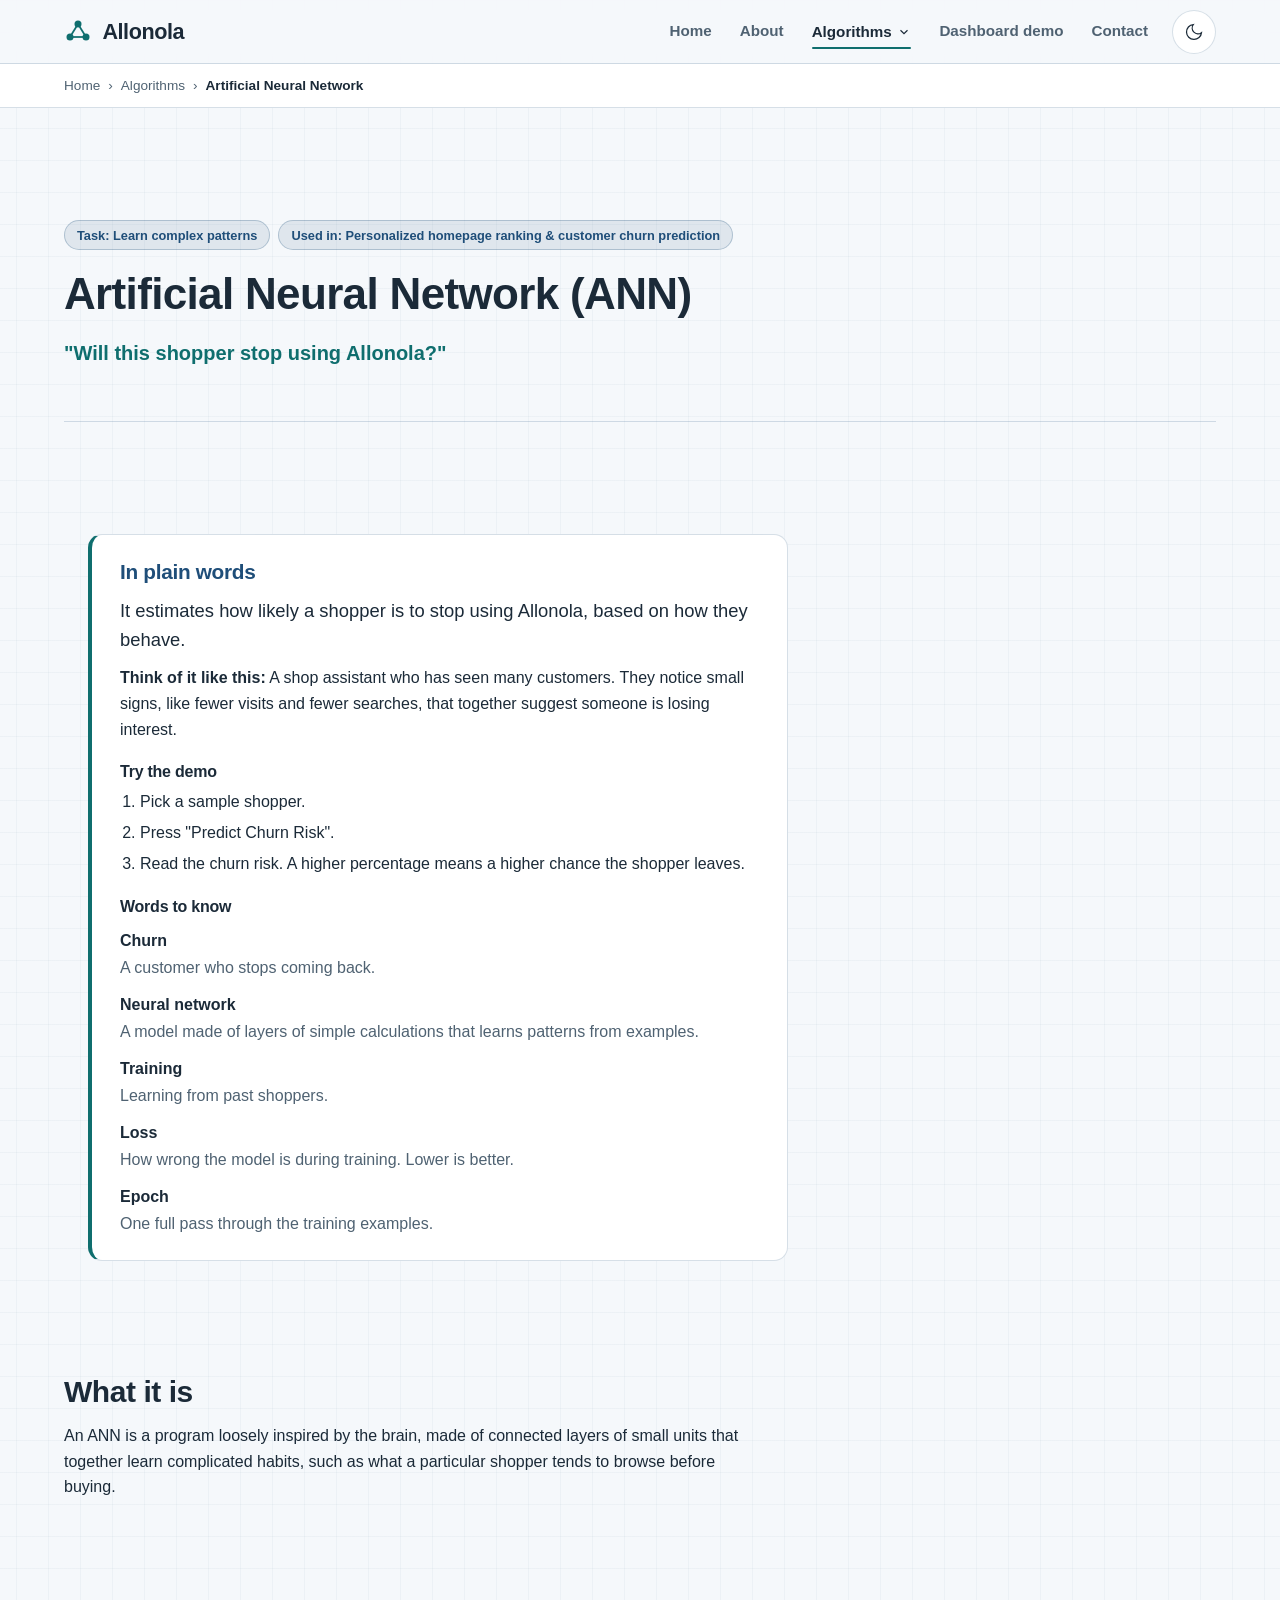
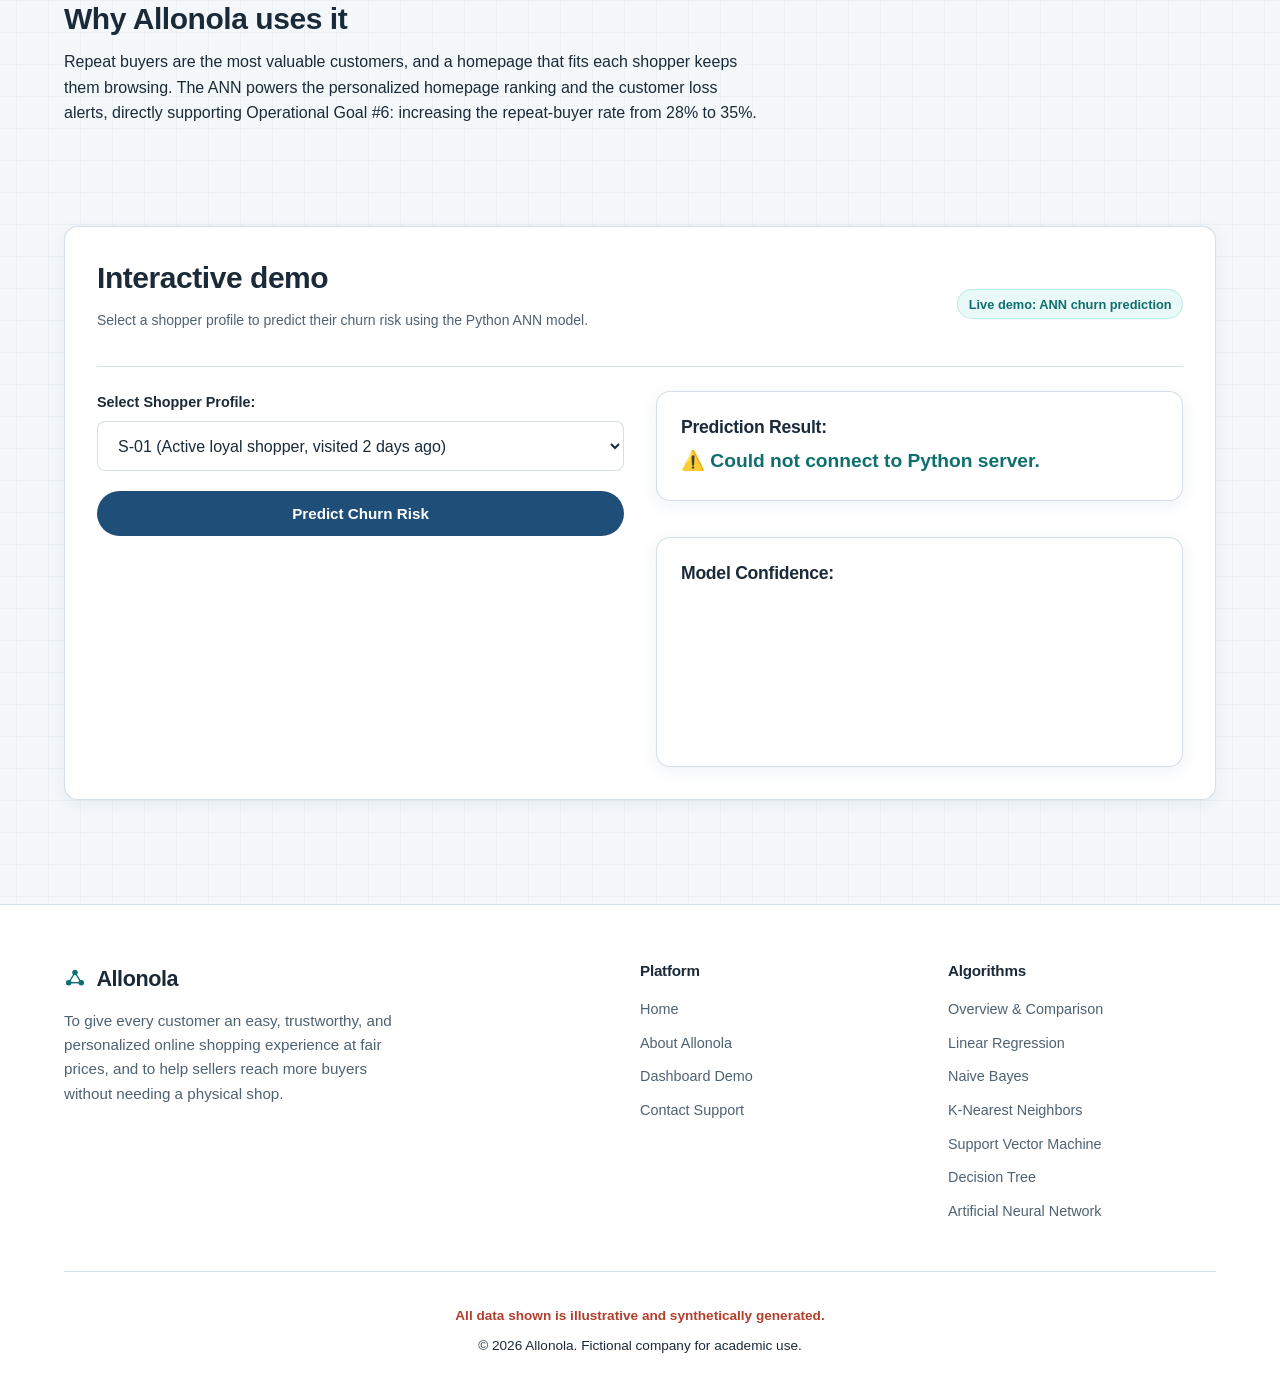
<file: algo-ann.html>
<!DOCTYPE html>
<html lang="en" data-theme="dark">
<head>
  <meta charset="UTF-8">
  <meta name="viewport" content="width=device-width, initial-scale=1.0">
  <title>Artificial Neural Network | Allonola</title>
  <meta name="description" content="Artificial Neural Network (ANN) for personalized homepage ranking and customer churn prediction.">
  <link rel="stylesheet" href="css/fonts.css">
  <link rel="stylesheet" href="css/base.css">
  <link rel="stylesheet" href="css/layout.css">
  <link rel="stylesheet" href="css/components.css">
  <link rel="stylesheet" href="css/algorithm.css">
  <link rel="stylesheet" href="css/plain.css">
  <script defer src="js/chart.umd.min.js"></script>
</head>
<body data-page="ann">
  <a href="#main-content" class="skip-link">Skip to main content</a>

  <!-- Header -->
  <header class="site-header">
    <div class="container header-inner">
      <a href="index.html" class="site-logo" aria-label="Allonola Home">
        <svg class="logo-icon" width="28" height="28" viewBox="0 0 28 28" fill="none" aria-hidden="true">
          <circle cx="6" cy="20" r="3.5" fill="currentColor" />
          <circle cx="22" cy="20" r="3.5" fill="currentColor" />
          <circle cx="14" cy="7" r="3.5" fill="currentColor" />
          <line x1="6" y1="20" x2="14" y2="7" stroke="currentColor" stroke-width="1.75" />
          <line x1="14" y1="7" x2="22" y2="20" stroke="currentColor" stroke-width="1.75" />
          <line x1="6" y1="20" x2="22" y2="20" stroke="currentColor" stroke-width="1.75" />
        </svg>
        <span>Allonola</span>
      </a>

      <nav class="nav-desktop" aria-label="Primary navigation">
        <a href="index.html" class="nav-link">Home</a>
        <a href="about.html" class="nav-link">About</a>
        <div class="nav-dropdown">
          <button type="button" class="nav-link nav-dropdown-toggle nav-link--active" aria-expanded="false" aria-haspopup="true">
            <span>Algorithms</span>
            <svg width="14" height="14" viewBox="0 0 24 24" fill="none" stroke="currentColor" stroke-width="2" aria-hidden="true">
              <polyline points="6 9 12 15 18 9"></polyline>
            </svg>
          </button>
          <div class="nav-dropdown-menu" role="menu">
            <a href="algorithms.html" class="nav-dropdown-item" role="menuitem">
              <span class="nav-dropdown-title">Overview & Comparison</span>
              <span class="nav-dropdown-desc">Compare all six ML approaches</span>
            </a>
            <a href="algo-linear-regression.html" class="nav-dropdown-item" role="menuitem">
              <span class="nav-dropdown-title">Linear Regression</span>
              <span class="nav-dropdown-desc">Demand forecasting & price elasticity</span>
            </a>
            <a href="algo-naive-bayes.html" class="nav-dropdown-item" role="menuitem">
              <span class="nav-dropdown-title">Naive Bayes</span>
              <span class="nav-dropdown-desc">Sentiment & fake review filtering</span>
            </a>
            <a href="algo-knn.html" class="nav-dropdown-item" role="menuitem">
              <span class="nav-dropdown-title">K-Nearest Neighbors</span>
              <span class="nav-dropdown-desc">Collaborative recommendations</span>
            </a>
            <a href="algo-svm.html" class="nav-dropdown-item" role="menuitem">
              <span class="nav-dropdown-title">Support Vector Machine</span>
              <span class="nav-dropdown-desc">Order fraud & auto-categorization</span>
            </a>
            <a href="algo-decision-tree.html" class="nav-dropdown-item" role="menuitem">
              <span class="nav-dropdown-title">Decision Tree</span>
              <span class="nav-dropdown-desc">Delivery risk & return rules</span>
            </a>
            <a href="algo-ann.html" class="nav-dropdown-item" role="menuitem">
              <span class="nav-dropdown-title">Artificial Neural Network</span>
              <span class="nav-dropdown-desc">Personalization & shopper churn</span>
            </a>
          </div>
        </div>
        <a href="dashboard.html" class="nav-link">Dashboard demo</a>
        <a href="contact.html" class="nav-link">Contact</a>
      </nav>

      <div class="header-actions">
        <button type="button" id="theme-toggle" class="btn-icon" aria-label="Switch to light theme" title="Switch to light theme">
          <svg class="theme-icon-sun" width="20" height="20" viewBox="0 0 24 24" fill="none" stroke="currentColor" stroke-width="1.5" aria-hidden="true">
            <circle cx="12" cy="12" r="5"></circle>
            <line x1="12" y1="1" x2="12" y2="3"></line>
            <line x1="12" y1="21" x2="12" y2="23"></line>
            <line x1="4.22" y1="4.22" x2="5.64" y2="5.64"></line>
            <line x1="18.36" y1="18.36" x2="19.78" y2="19.78"></line>
            <line x1="1" y1="12" x2="3" y2="12"></line>
            <line x1="21" y1="12" x2="23" y2="12"></line>
            <line x1="4.22" y1="19.78" x2="5.64" y2="18.36"></line>
            <line x1="18.36" y1="5.64" x2="19.78" y2="4.22"></line>
          </svg>
          <svg class="theme-icon-moon" width="20" height="20" viewBox="0 0 24 24" fill="none" stroke="currentColor" stroke-width="1.5" style="display:none;" aria-hidden="true">
            <path d="M21 12.79A9 9 0 1 1 11.21 3 7 7 0 0 0 21 12.79z"></path>
          </svg>
        </button>

        <button type="button" id="hamburger-btn" class="btn-icon hamburger-btn" aria-label="Open mobile menu" aria-expanded="false" aria-controls="nav-drawer">
          <svg width="22" height="22" viewBox="0 0 24 24" fill="none" stroke="currentColor" stroke-width="2" aria-hidden="true">
            <line x1="3" y1="12" x2="21" y2="12"></line>
            <line x1="3" y1="6" x2="21" y2="6"></line>
            <line x1="3" y1="18" x2="21" y2="18"></line>
          </svg>
        </button>
      </div>
    </div>
  </header>

  <!-- Breadcrumbs -->
  <nav class="breadcrumbs-bar" aria-label="Breadcrumbs">
    <div class="container">
      <ol class="breadcrumbs-list">
        <li class="breadcrumb-item"><a href="index.html">Home</a></li>
        <li class="breadcrumb-separator" aria-hidden="true">›</li>
        <li class="breadcrumb-item"><a href="algorithms.html">Algorithms</a></li>
        <li class="breadcrumb-separator" aria-hidden="true">›</li>
        <li class="breadcrumb-item breadcrumb-item--current" aria-current="page">Artificial Neural Network</li>
      </ol>
    </div>
  </nav>

  <main id="main-content" class="section">
    <div class="container">
      <header class="algo-header">
        <div class="algo-header__pills">
          <span class="pill pill--coral">Task: Learn complex patterns</span>
          <span class="pill">Used in: Personalized homepage ranking & customer churn prediction</span>
        </div>
        <h1>Artificial Neural Network (ANN)</h1>
        <p class="algo-header__question">"Will this shopper stop using Allonola?"</p>
      </header>
<section class="section--compact">
  <div class="container">
    <aside class="plain-box" aria-labelledby="ann-plain">
      <h2 id="ann-plain">In plain words</h2>
      <p class="plain-box__answer">It estimates how likely a shopper is to stop using Allonola, based on how they behave.</p>
      <p><strong>Think of it like this:</strong> A shop assistant who has seen many customers. They notice small signs, like fewer visits and fewer searches, that together suggest someone is losing interest.</p>
      <h3>Try the demo</h3>
      <ol>
        <li>Pick a sample shopper.</li>
        <li>Press "Predict Churn Risk".</li>
        <li>Read the churn risk. A higher percentage means a higher chance the shopper leaves.</li>
      </ol>
      <h3>Words to know</h3>
      <dl>
        <dt>Churn</dt>
        <dd>A customer who stops coming back.</dd>
        <dt>Neural network</dt>
        <dd>A model made of layers of simple calculations that learns patterns from examples.</dd>
        <dt>Training</dt>
        <dd>Learning from past shoppers.</dd>
        <dt>Loss</dt>
        <dd>How wrong the model is during training. Lower is better.</dd>
        <dt>Epoch</dt>
        <dd>One full pass through the training examples.</dd>
      </dl>
    </aside>
  </div>
</section>

      <section class="section--compact content-reading">
        <h2>What it is</h2>
        <p>An ANN is a program loosely inspired by the brain, made of connected layers of small units that together learn complicated habits, such as what a particular shopper tends to browse before buying.</p>
      </section>

      <section class="section--compact content-reading">
        <h2>Why Allonola uses it</h2>
        <p>Repeat buyers are the most valuable customers, and a homepage that fits each shopper keeps them browsing. The ANN powers the personalized homepage ranking and the customer loss alerts, directly supporting Operational Goal #6: increasing the repeat-buyer rate from 28% to 35%.</p>
      </section>

      <!-- Interactive Demo -->
      <section class="demo-container">
        <div class="demo-header">
          <div>
            <h2>Interactive demo</h2>
            <p class="text-muted text-small">Select a shopper profile to predict their churn risk using the Python ANN model.</p>
          </div>
          <span class="demo-badge">Live demo: ANN churn prediction</span>
        </div>

        <div class="demo-layout">
          <div class="demo-controls">
            <div class="form-group">
              <label for="ann-shopper-select" class="form-label">Select Shopper Profile:</label>
              <select id="ann-shopper-select" class="form-control">
                <option value="S-01" selected>S-01 (Active loyal shopper, visited 2 days ago)</option>
                <option value="S-02">S-02 (High risk, no visits for 75 days)</option>
                <option value="S-03">S-03 (High session volume, 35-44 age band)</option>
                <option value="S-04">S-04 (High risk, 48 days inactive, 45+ age band)</option>
                <option value="S-05">S-05 (Moderate engagement, 25-34 age band)</option>
                <option value="S-06">S-06 (Critical risk, single page view 90 days ago)</option>
              </select>
            </div>

            <button type="button" id="ann-predict-btn" class="btn btn--primary" style="width: 100%;">
              Predict Churn Risk
            </button>
          </div>

          <div class="demo-output">
            <div class="card card--solid" style="padding: 1.5rem; margin-bottom: 1rem;">
              <h3 style="font-size: 1.1rem; margin-bottom: 0.5rem;">Prediction Result:</h3>
              <div id="ann-output" style="font-size: 1.2rem; font-weight: 700; color: var(--teal);">
                Waiting for input...
              </div>
            </div>

            <div class="card card--solid" style="padding: 1.5rem;">
              <h3 style="font-size: 1.1rem; margin-bottom: 0.5rem;">Model Confidence:</h3>
              <div class="chart-wrapper" style="height: 150px;">
                <canvas id="ann-chart"></canvas>
              </div>
            </div>
          </div>
        </div>
      </section>
    </div>
  </main>

  <!-- Global Footer -->
  <footer class="site-footer">
    <div class="container">
      <div class="footer-top">
        <div class="footer-brand">
          <span class="site-logo">
            <svg class="logo-icon" width="22" height="22" viewBox="0 0 28 28" fill="none" aria-hidden="true">
              <circle cx="6" cy="20" r="3.5" fill="currentColor" />
              <circle cx="22" cy="20" r="3.5" fill="currentColor" />
              <circle cx="14" cy="7" r="3.5" fill="currentColor" />
              <line x1="6" y1="20" x2="14" y2="7" stroke="currentColor" stroke-width="1.75" />
              <line x1="14" y1="7" x2="22" y2="20" stroke="currentColor" stroke-width="1.75" />
              <line x1="6" y1="20" x2="22" y2="20" stroke="currentColor" stroke-width="1.75" />
            </svg>
            <span>Allonola</span>
          </span>
          <p>To give every customer an easy, trustworthy, and personalized online shopping experience at fair prices, and to help sellers reach more buyers without needing a physical shop.</p>
        </div>

        <div class="footer-col">
          <h4>Platform</h4>
          <ul class="footer-links">
            <li><a href="index.html" class="footer-link">Home</a></li>
            <li><a href="about.html" class="footer-link">About Allonola</a></li>
            <li><a href="dashboard.html" class="footer-link">Dashboard Demo</a></li>
            <li><a href="contact.html" class="footer-link">Contact Support</a></li>
          </ul>
        </div>

        <div class="footer-col">
          <h4>Algorithms</h4>
          <ul class="footer-links">
            <li><a href="algorithms.html" class="footer-link">Overview &amp; Comparison</a></li>
            <li><a href="algo-linear-regression.html" class="footer-link">Linear Regression</a></li>
            <li><a href="algo-naive-bayes.html" class="footer-link">Naive Bayes</a></li>
            <li><a href="algo-knn.html" class="footer-link">K-Nearest Neighbors</a></li>
            <li><a href="algo-svm.html" class="footer-link">Support Vector Machine</a></li>
            <li><a href="algo-decision-tree.html" class="footer-link">Decision Tree</a></li>
            <li><a href="algo-ann.html" class="footer-link">Artificial Neural Network</a></li>
          </ul>
        </div>
      </div>

      <div class="footer-bottom">
        <p class="disclaimer-badge">All data shown is illustrative and synthetically generated.</p>
        <p>&copy; 2026 Allonola. Fictional company for academic use.</p>
      </div>
    </div>
  </footer>

  <!-- Script Execution Order -->
  <script defer src="js/data.js"></script>
  <script defer src="js/app.js"></script>
  <script defer src="js/charts.js"></script>
  <script defer>
    document.addEventListener("DOMContentLoaded", function () {
      const shopperSelect = document.getElementById("ann-shopper-select");
      const predictBtn = document.getElementById("ann-predict-btn");
      const outputEl = document.getElementById("ann-output");
      const chartCanvas = document.getElementById("ann-chart");
      
      let chart = null;

      // Map the dropdown IDs to the features the Python model expects
      const shopperProfiles = {
        "S-01": { pages: 80, searches: 10, purchases: 15, days_since: 2, age_band: "25-34" },
        "S-02": { pages: 5, searches: 1, purchases: 0, days_since: 75, age_band: "25-34" },
        "S-03": { pages: 90, searches: 25, purchases: 5, days_since: 10, age_band: "35-44" },
        "S-04": { pages: 2, searches: 0, purchases: 0, days_since: 48, age_band: "45+" },
        "S-05": { pages: 45, searches: 12, purchases: 3, days_since: 20, age_band: "25-34" },
        "S-06": { pages: 1, searches: 0, purchases: 0, days_since: 90, age_band: "35-44" }
      };

      async function getPrediction() {
        const shopperId = shopperSelect.value;
        const profile = shopperProfiles[shopperId];

        outputEl.textContent = "Asking Python model...";

        try {
          const response = await fetch('http://127.0.0.1:5000/api/predict/ann', {
            method: 'POST',
            headers: { 'Content-Type': 'application/json' },
            body: JSON.stringify({
              pages: profile.pages,
              searches: profile.searches,
              purchases: profile.purchases,
              days_since: profile.days_since,
              age_band: profile.age_band
            })
          });

          if (!response.ok) throw new Error("Server error");
          const result = await response.json();
          
          const isChurn = result.prediction === 1;
          const probChurn = result.probabilities[1] * 100;
          const probRetained = result.probabilities[0] * 100;

          if (isChurn) {
            outputEl.innerHTML = `🚨 <span style="color: var(--coral);">HIGH CHURN RISK</span> (${probChurn.toFixed(1)}%)`;
          } else {
            outputEl.innerHTML = `✅ <span style="color: var(--teal);">Likely to Stay</span> (${probRetained.toFixed(1)}%)`;
          }

          drawChart(probRetained, probChurn);

        } catch (error) {
          console.error(error);
          outputEl.textContent = "⚠️ Could not connect to Python server.";
        }
      }

      function drawChart(retained, churn) {
        if (chart) chart.destroy();
        chart = new window.Chart(chartCanvas, {
          type: 'bar',
          data: {
            labels: ['Retained', 'Churned'],
            datasets: [{
              data: [retained, churn],
              backgroundColor: ['#0F6E6E', '#F26B5B']
            }]
          },
          options: {
            responsive: true,
            maintainAspectRatio: false,
            plugins: { legend: { display: false } },
            scales: { y: { beginAtZero: true, max: 100 } }
          }
        });
      }

      predictBtn.addEventListener("click", getPrediction);
      shopperSelect.addEventListener("change", getPrediction);

      // Initial load
      getPrediction();
    });
  </script>
</body>
</html>
</file>
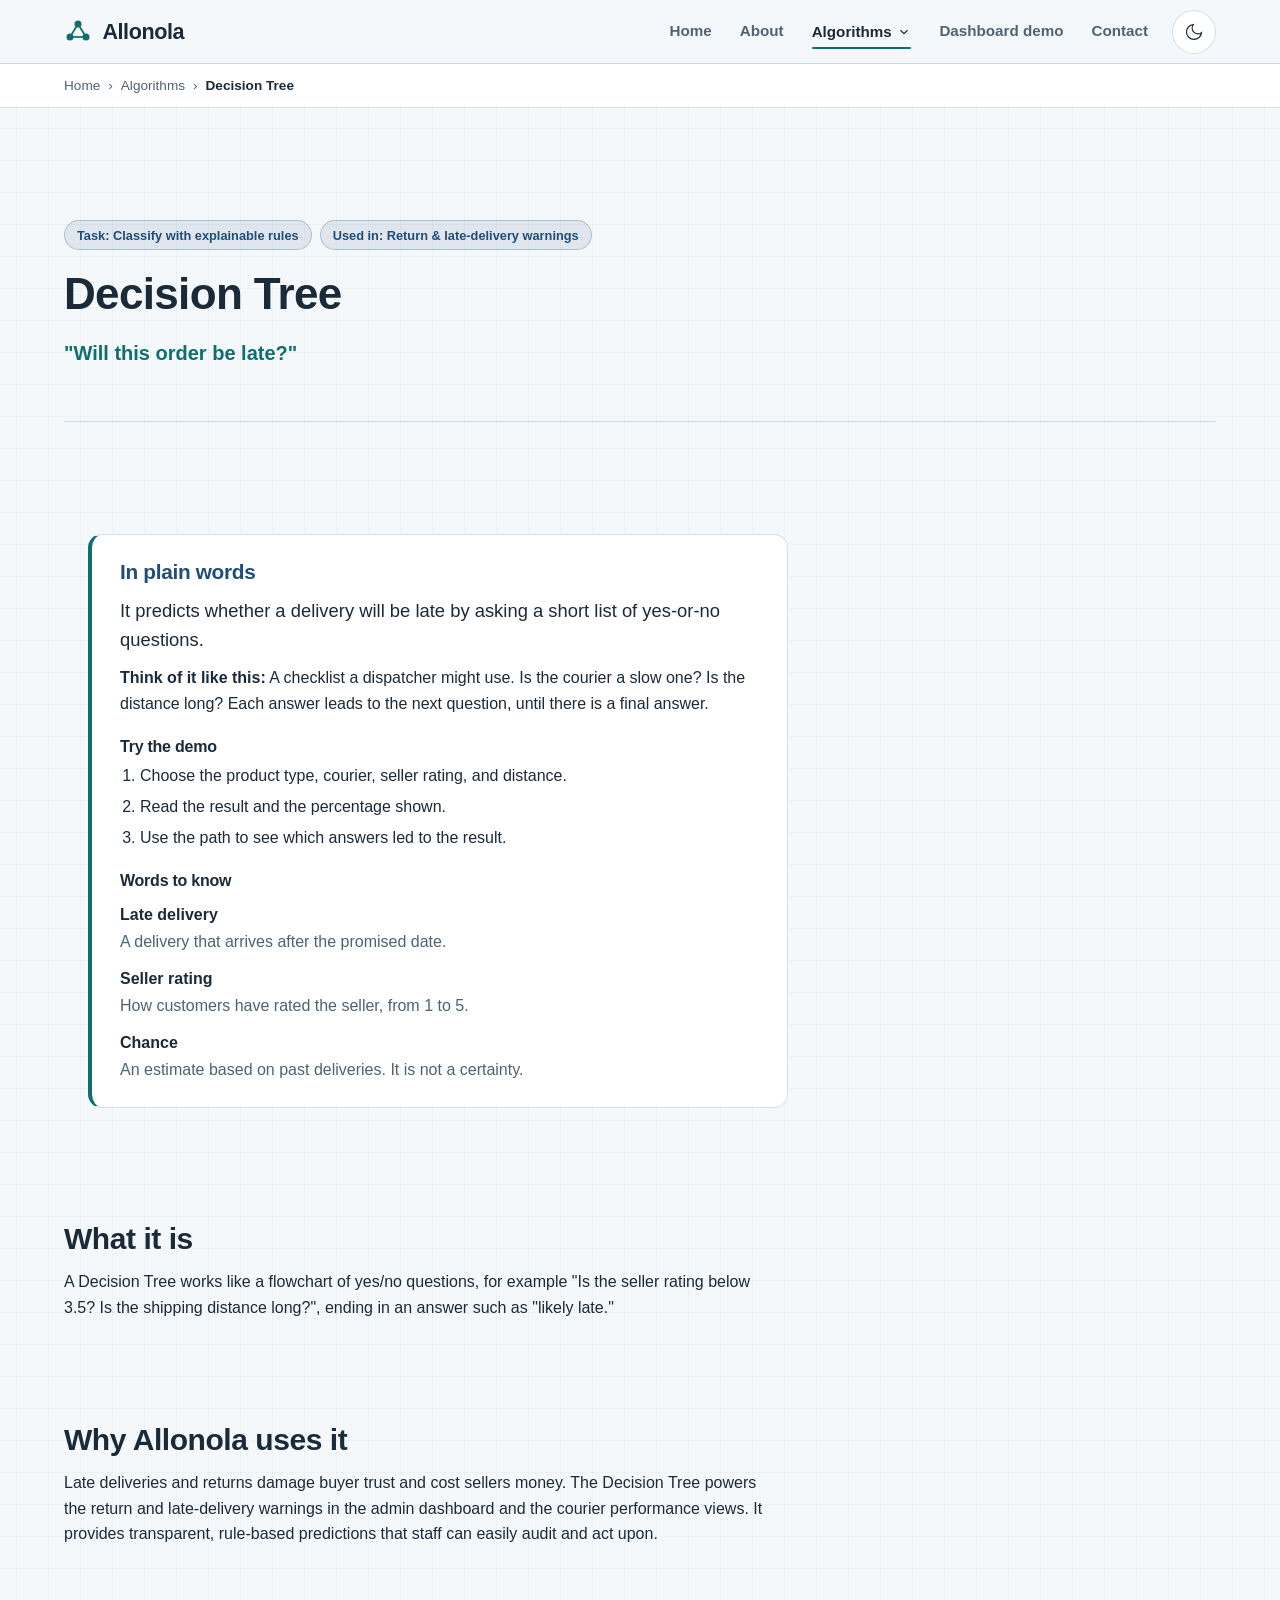
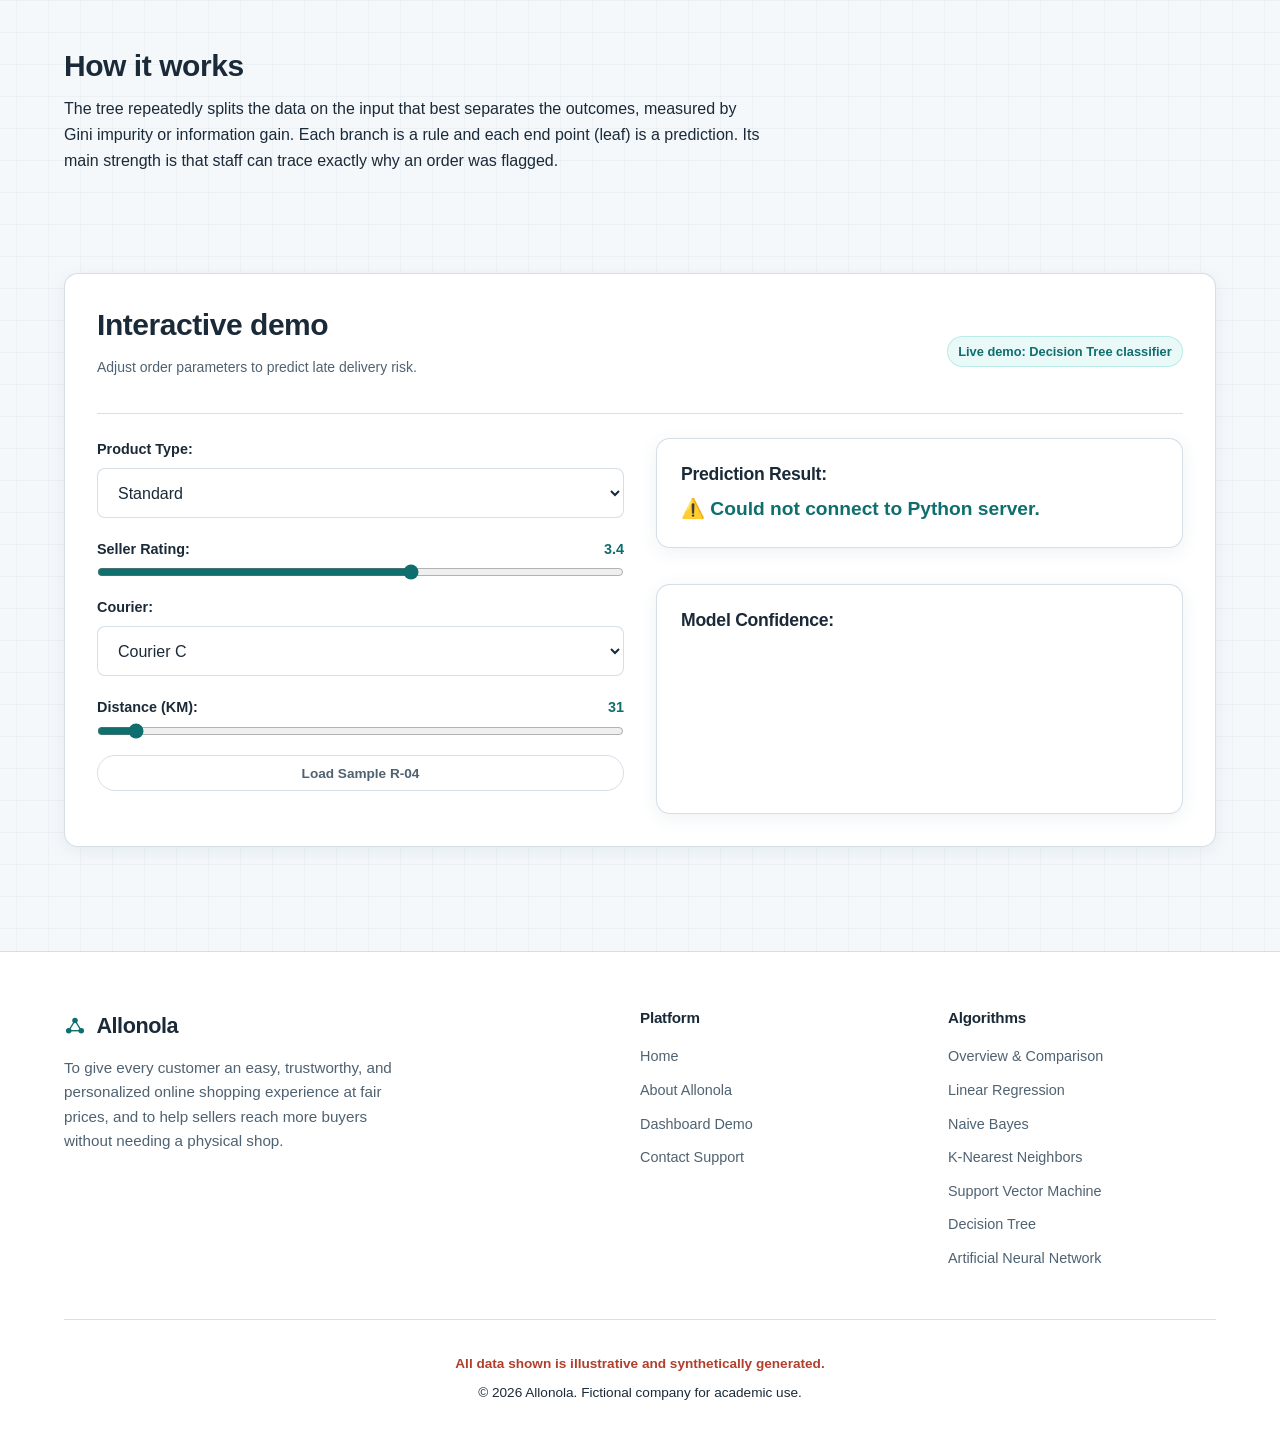
<file: algo-decision-tree.html>
<!DOCTYPE html>
<html lang="en" data-theme="dark">
<head>
  <meta charset="UTF-8">
  <meta name="viewport" content="width=device-width, initial-scale=1.0">
  <title>Decision Tree | Allonola</title>
  <meta name="description" content="Decision Tree classification for delivery delay risks and return rules.">
  <link rel="stylesheet" href="css/fonts.css">
  <link rel="stylesheet" href="css/base.css">
  <link rel="stylesheet" href="css/layout.css">
  <link rel="stylesheet" href="css/components.css">
  <link rel="stylesheet" href="css/algorithm.css">
  <link rel="stylesheet" href="css/plain.css">
  <script defer src="js/chart.umd.min.js"></script>
</head>
<body data-page="decision-tree">
  <a href="#main-content" class="skip-link">Skip to main content</a>

  <!-- Header -->
  <header class="site-header">
    <div class="container header-inner">
      <a href="index.html" class="site-logo" aria-label="Allonola Home">
        <svg class="logo-icon" width="28" height="28" viewBox="0 0 28 28" fill="none" aria-hidden="true">
          <circle cx="6" cy="20" r="3.5" fill="currentColor" />
          <circle cx="22" cy="20" r="3.5" fill="currentColor" />
          <circle cx="14" cy="7" r="3.5" fill="currentColor" />
          <line x1="6" y1="20" x2="14" y2="7" stroke="currentColor" stroke-width="1.75" />
          <line x1="14" y1="7" x2="22" y2="20" stroke="currentColor" stroke-width="1.75" />
          <line x1="6" y1="20" x2="22" y2="20" stroke="currentColor" stroke-width="1.75" />
        </svg>
        <span>Allonola</span>
      </a>

      <nav class="nav-desktop" aria-label="Primary navigation">
        <a href="index.html" class="nav-link">Home</a>
        <a href="about.html" class="nav-link">About</a>
        <div class="nav-dropdown">
          <button type="button" class="nav-link nav-dropdown-toggle nav-link--active" aria-expanded="false" aria-haspopup="true">
            <span>Algorithms</span>
            <svg width="14" height="14" viewBox="0 0 24 24" fill="none" stroke="currentColor" stroke-width="2" aria-hidden="true">
              <polyline points="6 9 12 15 18 9"></polyline>
            </svg>
          </button>
          <div class="nav-dropdown-menu" role="menu">
            <a href="algorithms.html" class="nav-dropdown-item" role="menuitem">
              <span class="nav-dropdown-title">Overview & Comparison</span>
              <span class="nav-dropdown-desc">Compare all six ML approaches</span>
            </a>
            <a href="algo-linear-regression.html" class="nav-dropdown-item" role="menuitem">
              <span class="nav-dropdown-title">Linear Regression</span>
              <span class="nav-dropdown-desc">Demand forecasting & price elasticity</span>
            </a>
            <a href="algo-naive-bayes.html" class="nav-dropdown-item" role="menuitem">
              <span class="nav-dropdown-title">Naive Bayes</span>
              <span class="nav-dropdown-desc">Sentiment & fake review filtering</span>
            </a>
            <a href="algo-knn.html" class="nav-dropdown-item" role="menuitem">
              <span class="nav-dropdown-title">K-Nearest Neighbors</span>
              <span class="nav-dropdown-desc">Collaborative recommendations</span>
            </a>
            <a href="algo-svm.html" class="nav-dropdown-item" role="menuitem">
              <span class="nav-dropdown-title">Support Vector Machine</span>
              <span class="nav-dropdown-desc">Order fraud & auto-categorization</span>
            </a>
            <a href="algo-decision-tree.html" class="nav-dropdown-item" role="menuitem">
              <span class="nav-dropdown-title">Decision Tree</span>
              <span class="nav-dropdown-desc">Delivery risk & return rules</span>
            </a>
            <a href="algo-ann.html" class="nav-dropdown-item" role="menuitem">
              <span class="nav-dropdown-title">Artificial Neural Network</span>
              <span class="nav-dropdown-desc">Personalization & shopper churn</span>
            </a>
          </div>
        </div>
        <a href="dashboard.html" class="nav-link">Dashboard demo</a>
        <a href="contact.html" class="nav-link">Contact</a>
      </nav>

      <div class="header-actions">
        <button type="button" id="theme-toggle" class="btn-icon" aria-label="Switch to light theme" title="Switch to light theme">
          <svg class="theme-icon-sun" width="20" height="20" viewBox="0 0 24 24" fill="none" stroke="currentColor" stroke-width="1.5" aria-hidden="true">
            <circle cx="12" cy="12" r="5"></circle>
            <line x1="12" y1="1" x2="12" y2="3"></line>
            <line x1="12" y1="21" x2="12" y2="23"></line>
            <line x1="4.22" y1="4.22" x2="5.64" y2="5.64"></line>
            <line x1="18.36" y1="18.36" x2="19.78" y2="19.78"></line>
            <line x1="1" y1="12" x2="3" y2="12"></line>
            <line x1="21" y1="12" x2="23" y2="12"></line>
            <line x1="4.22" y1="19.78" x2="5.64" y2="18.36"></line>
            <line x1="18.36" y1="5.64" x2="19.78" y2="4.22"></line>
          </svg>
          <svg class="theme-icon-moon" width="20" height="20" viewBox="0 0 24 24" fill="none" stroke="currentColor" stroke-width="1.5" style="display:none;" aria-hidden="true">
            <path d="M21 12.79A9 9 0 1 1 11.21 3 7 7 0 0 0 21 12.79z"></path>
          </svg>
        </button>

        <button type="button" id="hamburger-btn" class="btn-icon hamburger-btn" aria-label="Open mobile menu" aria-expanded="false" aria-controls="nav-drawer">
          <svg width="22" height="22" viewBox="0 0 24 24" fill="none" stroke="currentColor" stroke-width="2" aria-hidden="true">
            <line x1="3" y1="12" x2="21" y2="12"></line>
            <line x1="3" y1="6" x2="21" y2="6"></line>
            <line x1="3" y1="18" x2="21" y2="18"></line>
          </svg>
        </button>
      </div>
    </div>
  </header>

  <!-- Mobile Drawer -->
  <div id="nav-backdrop" class="nav-backdrop"></div>
  <aside id="nav-drawer" class="nav-drawer" aria-label="Mobile navigation">
    <div style="display: flex; justify-content: space-between; align-items: center;">
      <span class="site-logo">
        <svg class="logo-icon" width="24" height="24" viewBox="0 0 28 28" fill="none" aria-hidden="true">
          <circle cx="6" cy="20" r="3.5" fill="currentColor" />
          <circle cx="22" cy="20" r="3.5" fill="currentColor" />
          <circle cx="14" cy="7" r="3.5" fill="currentColor" />
          <line x1="6" y1="20" x2="14" y2="7" stroke="currentColor" stroke-width="1.75" />
          <line x1="14" y1="7" x2="22" y2="20" stroke="currentColor" stroke-width="1.75" />
          <line x1="6" y1="20" x2="22" y2="20" stroke="currentColor" stroke-width="1.75" />
        </svg>
        <span>Allonola</span>
      </span>
    </div>
    <ul class="nav-mobile-list">
      <li><a href="index.html" class="mobile-nav-link">Home</a></li>
      <li><a href="about.html" class="mobile-nav-link">About</a></li>
      <li>
        <button type="button" id="algo-accordion-btn" class="mobile-accordion-btn" aria-expanded="false">
          <span>Algorithms</span>
          <svg width="16" height="16" viewBox="0 0 24 24" fill="none" stroke="currentColor" stroke-width="2" aria-hidden="true">
            <polyline points="6 9 12 15 18 9"></polyline>
          </svg>
        </button>
        <ul id="algo-accordion-menu" class="mobile-sublist" hidden>
          <li><a href="algorithms.html" class="mobile-sublink">Overview & Comparison</a></li>
          <li><a href="algo-linear-regression.html" class="mobile-sublink">Linear Regression</a></li>
          <li><a href="algo-naive-bayes.html" class="mobile-sublink">Naive Bayes</a></li>
          <li><a href="algo-knn.html" class="mobile-sublink">K-Nearest Neighbors</a></li>
          <li><a href="algo-svm.html" class="mobile-sublink">Support Vector Machine</a></li>
          <li><a href="algo-decision-tree.html" class="mobile-sublink">Decision Tree</a></li>
          <li><a href="algo-ann.html" class="mobile-sublink">Artificial Neural Network</a></li>
        </ul>
      </li>
      <li><a href="dashboard.html" class="mobile-nav-link">Dashboard demo</a></li>
      <li><a href="contact.html" class="mobile-nav-link">Contact</a></li>
    </ul>
  </aside>

  <!-- Breadcrumbs -->
  <nav class="breadcrumbs-bar" aria-label="Breadcrumbs">
    <div class="container">
      <ol class="breadcrumbs-list">
        <li class="breadcrumb-item"><a href="index.html">Home</a></li>
        <li class="breadcrumb-separator" aria-hidden="true">›</li>
        <li class="breadcrumb-item"><a href="algorithms.html">Algorithms</a></li>
        <li class="breadcrumb-separator" aria-hidden="true">›</li>
        <li class="breadcrumb-item breadcrumb-item--current" aria-current="page">Decision Tree</li>
      </ol>
    </div>
  </nav>

  <main id="main-content" class="section">
    <div class="container">
      <header class="algo-header">
        <div class="algo-header__pills">
          <span class="pill pill--coral">Task: Classify with explainable rules</span>
          <span class="pill">Used in: Return & late-delivery warnings</span>
        </div>
        <h1>Decision Tree</h1>
        <p class="algo-header__question">"Will this order be late?"</p>
      </header>
<section class="section--compact">
  <div class="container">
    <aside class="plain-box" aria-labelledby="dt-plain">
      <h2 id="dt-plain">In plain words</h2>
      <p class="plain-box__answer">It predicts whether a delivery will be late by asking a short list of yes-or-no questions.</p>
      <p><strong>Think of it like this:</strong> A checklist a dispatcher might use. Is the courier a slow one? Is the distance long? Each answer leads to the next question, until there is a final answer.</p>
      <h3>Try the demo</h3>
      <ol>
        <li>Choose the product type, courier, seller rating, and distance.</li>
        <li>Read the result and the percentage shown.</li>
        <li>Use the path to see which answers led to the result.</li>
      </ol>
      <h3>Words to know</h3>
      <dl>
        <dt>Late delivery</dt>
        <dd>A delivery that arrives after the promised date.</dd>
        <dt>Seller rating</dt>
        <dd>How customers have rated the seller, from 1 to 5.</dd>
        <dt>Chance</dt>
        <dd>An estimate based on past deliveries. It is not a certainty.</dd>
      </dl>
    </aside>
  </div>
</section>

      <section class="section--compact content-reading">
        <h2>What it is</h2>
        <p>A Decision Tree works like a flowchart of yes/no questions, for example "Is the seller rating below 3.5? Is the shipping distance long?", ending in an answer such as "likely late."</p>
      </section>

      <section class="section--compact content-reading">
        <h2>Why Allonola uses it</h2>
        <p>Late deliveries and returns damage buyer trust and cost sellers money. The Decision Tree powers the return and late-delivery warnings in the admin dashboard and the courier performance views. It provides transparent, rule-based predictions that staff can easily audit and act upon.</p>
      </section>

      <section class="section--compact content-reading">
        <h2>How it works</h2>
        <p>The tree repeatedly splits the data on the input that best separates the outcomes, measured by Gini impurity or information gain. Each branch is a rule and each end point (leaf) is a prediction. Its main strength is that staff can trace exactly why an order was flagged.</p>
      </section>

      <!-- Interactive Demo -->
      <section class="demo-container">
        <div class="demo-header">
          <div>
            <h2>Interactive demo</h2>
            <p class="text-muted text-small">Adjust order parameters to predict late delivery risk.</p>
          </div>
          <span class="demo-badge">Live demo: Decision Tree classifier</span>
        </div>

        <div class="demo-layout">
          <div class="demo-controls">
            <div class="form-group">
              <label for="dt-product-type" class="form-label">Product Type:</label>
              <select id="dt-product-type" class="form-control">
                <option value="Standard" selected>Standard</option>
                <option value="Perishable">Perishable</option>
              </select>
            </div>

            <div class="form-group">
              <div class="slider-label-row">
                <label for="dt-seller-rating" class="form-label">Seller Rating:</label>
                <span id="dt-rating-val" class="tabular-nums" style="color: var(--teal); font-weight: 700;">3.4</span>
              </div>
              <input type="range" id="dt-seller-rating" class="slider-input" min="1.0" max="5.0" step="0.1" value="3.4">
            </div>

            <div class="form-group">
              <label for="dt-courier" class="form-label">Courier:</label>
              <select id="dt-courier" class="form-control">
                <option value="Courier A">Courier A</option>
                <option value="Courier B">Courier B</option>
                <option value="Courier C" selected>Courier C</option>
              </select>
            </div>

            <div class="form-group">
              <div class="slider-label-row">
                <label for="dt-distance" class="form-label">Distance (KM):</label>
                <span id="dt-distance-val" class="tabular-nums" style="color: var(--teal); font-weight: 700;">31</span>
              </div>
              <input type="range" id="dt-distance" class="slider-input" min="2" max="500" step="1" value="31">
            </div>

            <button type="button" id="dt-load-r04-btn" class="btn btn--subtle btn--small">Load Sample R-04</button>
          </div>

          <div class="demo-output">
            <div class="card card--solid" style="padding: 1.5rem; margin-bottom: 1rem;">
              <h3 style="font-size: 1.1rem; margin-bottom: 0.5rem;">Prediction Result:</h3>
              <div id="dt-output" style="font-size: 1.2rem; font-weight: 700; color: var(--teal);">
                Likely On Time
              </div>
            </div>

            <div class="card card--solid" style="padding: 1.5rem;">
              <h3 style="font-size: 1.1rem; margin-bottom: 0.5rem;">Model Confidence:</h3>
              <div class="chart-wrapper" style="height: 150px;">
                <canvas id="dt-chart"></canvas>
              </div>
            </div>
          </div>
        </div>
      </section>
    </div>
  </main>

  <!-- Global Footer -->
  <footer class="site-footer">
    <div class="container">
      <div class="footer-top">
        <div class="footer-brand">
          <span class="site-logo">
            <svg class="logo-icon" width="22" height="22" viewBox="0 0 28 28" fill="none" aria-hidden="true">
              <circle cx="6" cy="20" r="3.5" fill="currentColor" />
              <circle cx="22" cy="20" r="3.5" fill="currentColor" />
              <circle cx="14" cy="7" r="3.5" fill="currentColor" />
              <line x1="6" y1="20" x2="14" y2="7" stroke="currentColor" stroke-width="1.75" />
              <line x1="14" y1="7" x2="22" y2="20" stroke="currentColor" stroke-width="1.75" />
              <line x1="6" y1="20" x2="22" y2="20" stroke="currentColor" stroke-width="1.75" />
            </svg>
            <span>Allonola</span>
          </span>
          <p>To give every customer an easy, trustworthy, and personalized online shopping experience at fair prices, and to help sellers reach more buyers without needing a physical shop.</p>
        </div>

        <div class="footer-col">
          <h4>Platform</h4>
          <ul class="footer-links">
            <li><a href="index.html" class="footer-link">Home</a></li>
            <li><a href="about.html" class="footer-link">About Allonola</a></li>
            <li><a href="dashboard.html" class="footer-link">Dashboard Demo</a></li>
            <li><a href="contact.html" class="footer-link">Contact Support</a></li>
          </ul>
        </div>

        <div class="footer-col">
          <h4>Algorithms</h4>
          <ul class="footer-links">
            <li><a href="algorithms.html" class="footer-link">Overview &amp; Comparison</a></li>
            <li><a href="algo-linear-regression.html" class="footer-link">Linear Regression</a></li>
            <li><a href="algo-naive-bayes.html" class="footer-link">Naive Bayes</a></li>
            <li><a href="algo-knn.html" class="footer-link">K-Nearest Neighbors</a></li>
            <li><a href="algo-svm.html" class="footer-link">Support Vector Machine</a></li>
            <li><a href="algo-decision-tree.html" class="footer-link">Decision Tree</a></li>
            <li><a href="algo-ann.html" class="footer-link">Artificial Neural Network</a></li>
          </ul>
        </div>
      </div>

      <div class="footer-bottom">
        <p class="disclaimer-badge">All data shown is illustrative and synthetically generated.</p>
        <p>&copy; 2026 Allonola. Fictional company for academic use.</p>
      </div>
    </div>
  </footer>

  <!-- Script Execution Order -->
  <script defer src="js/data.js"></script>
  <script defer src="js/app.js"></script>
  <script defer src="js/charts.js"></script>
  <script defer>
    document.addEventListener("DOMContentLoaded", function () {
      const typeSel = document.getElementById("dt-product-type");
      const ratingSlider = document.getElementById("dt-seller-rating");
      const ratingVal = document.getElementById("dt-rating-val");
      const courierSel = document.getElementById("dt-courier");
      const distanceSlider = document.getElementById("dt-distance");
      const distanceVal = document.getElementById("dt-distance-val");
      const outputEl = document.getElementById("dt-output");
      const loadBtn = document.getElementById("dt-load-r04-btn");
      const chartCanvas = document.getElementById("dt-chart");
      
      let chart = null;

      async function getPrediction() {
        const payload = {
          rating: parseFloat(ratingSlider.value),
          distance: parseFloat(distanceSlider.value),
          courier: courierSel.value,
          product_type: typeSel.value
        };

        ratingVal.textContent = payload.rating.toFixed(1);
        distanceVal.textContent = payload.distance;
        outputEl.textContent = "Asking Python model...";

        try {
          const response = await fetch('http://127.0.0.1:5000/api/predict/dt', {
            method: 'POST',
            headers: { 'Content-Type': 'application/json' },
            body: JSON.stringify(payload)
          });

          if (!response.ok) throw new Error("Server error");
          const result = await response.json();
          
          const isLate = result.prediction === 1;
          const probLate = result.probabilities[1] * 100;
          const probOnTime = result.probabilities[0] * 100;

          if (isLate) {
            outputEl.innerHTML = `⚠️ <span style="color: var(--coral);">HIGH RISK OF LATE DELIVERY</span> (${probLate.toFixed(1)}%)`;
          } else {
            outputEl.innerHTML = `✅ <span style="color: var(--teal);">Likely On Time</span> (${probOnTime.toFixed(1)}%)`;
          }

          drawChart(probOnTime, probLate);

        } catch (error) {
          console.error(error);
          outputEl.textContent = "⚠️ Could not connect to Python server.";
        }
      }

      function drawChart(onTime, late) {
        if (chart) chart.destroy();
        chart = new window.Chart(chartCanvas, {
          type: 'bar',
          data: {
            labels: ['On Time', 'Late'],
            datasets: [{
              data: [onTime, late],
              backgroundColor: ['#0F6E6E', '#F26B5B']
            }]
          },
          options: {
            responsive: true,
            maintainAspectRatio: false,
            plugins: { legend: { display: false } },
            scales: { y: { beginAtZero: true, max: 100 } }
          }
        });
      }

      // Event Listeners
      [typeSel, courierSel].forEach(el => el.addEventListener("change", getPrediction));
      [ratingSlider, distanceSlider].forEach(el => el.addEventListener("input", getPrediction));

      loadBtn.addEventListener("click", () => {
        typeSel.value = "Perishable";
        ratingSlider.value = 3.4;
        courierSel.value = "Courier C";
        distanceSlider.value = 31;
        getPrediction();
      });

      // Initial load
      getPrediction();
    });
  </script>
</body>
</html>
</file>
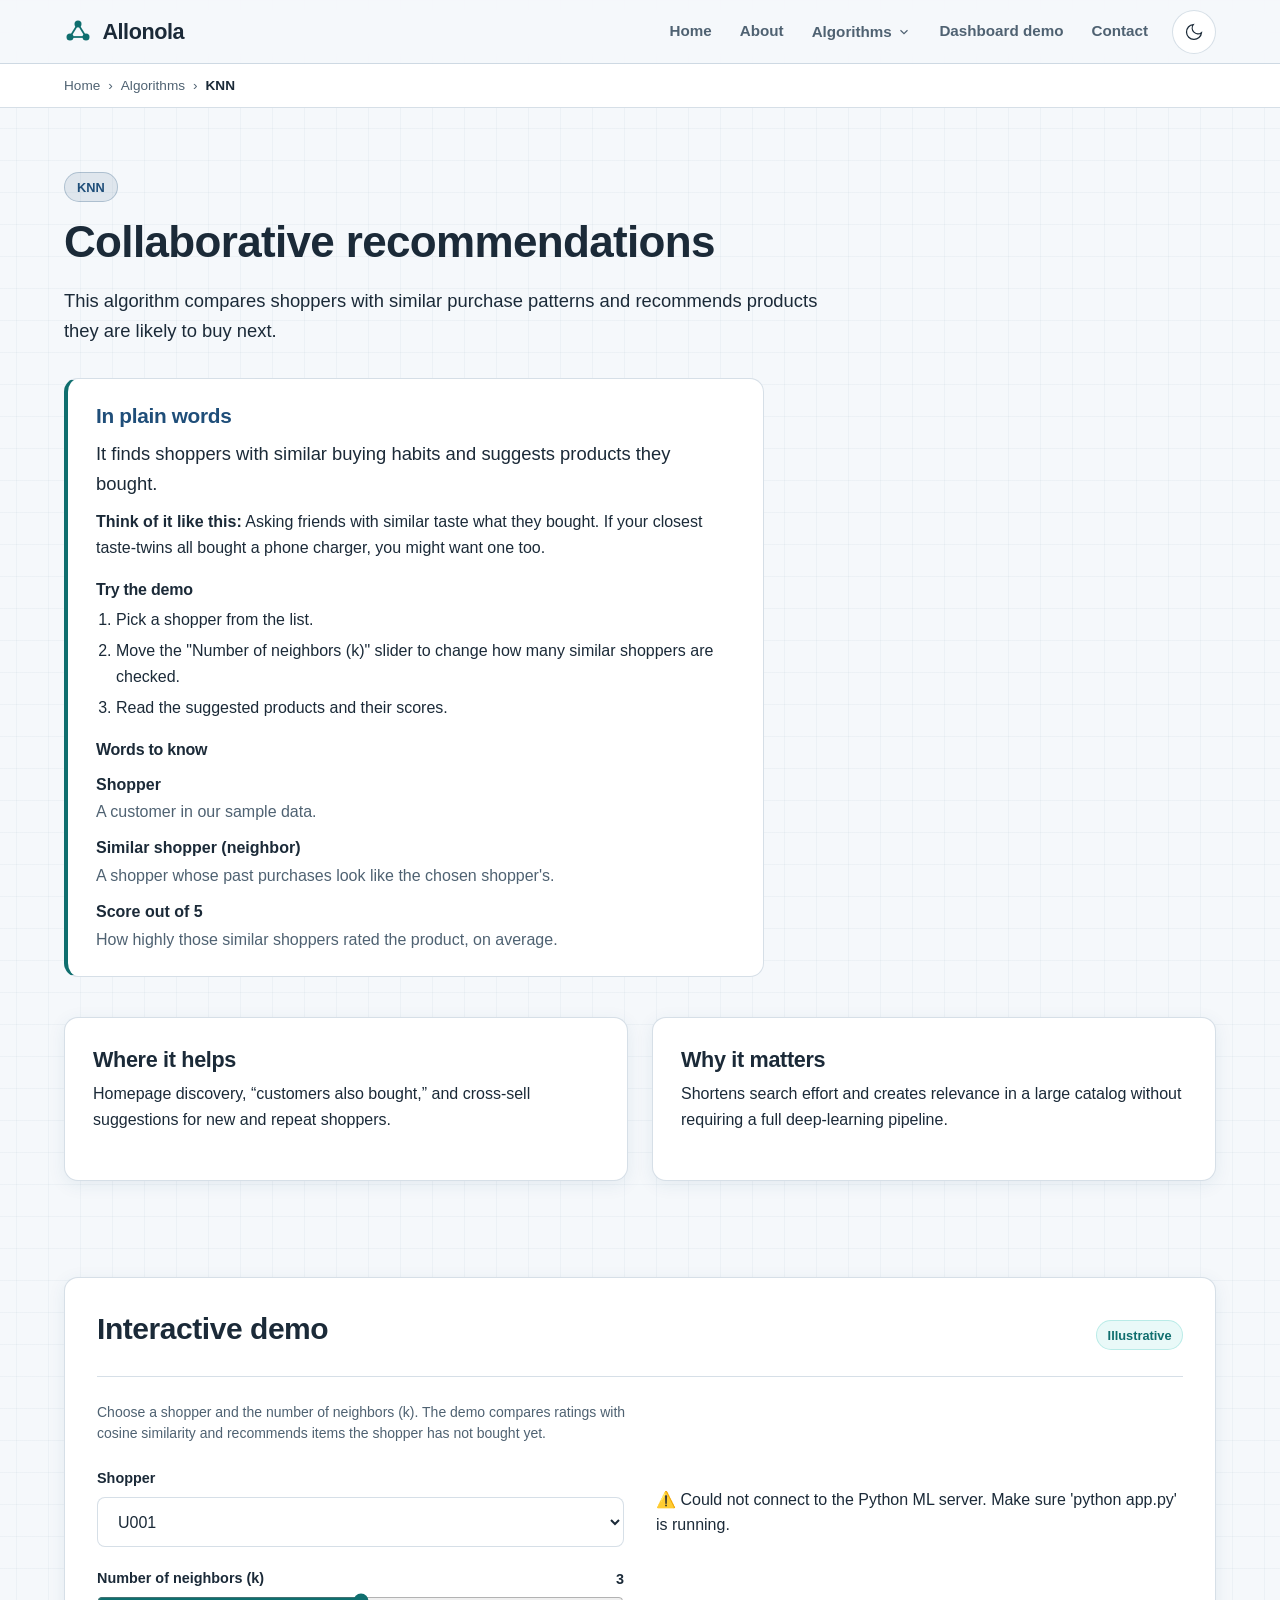
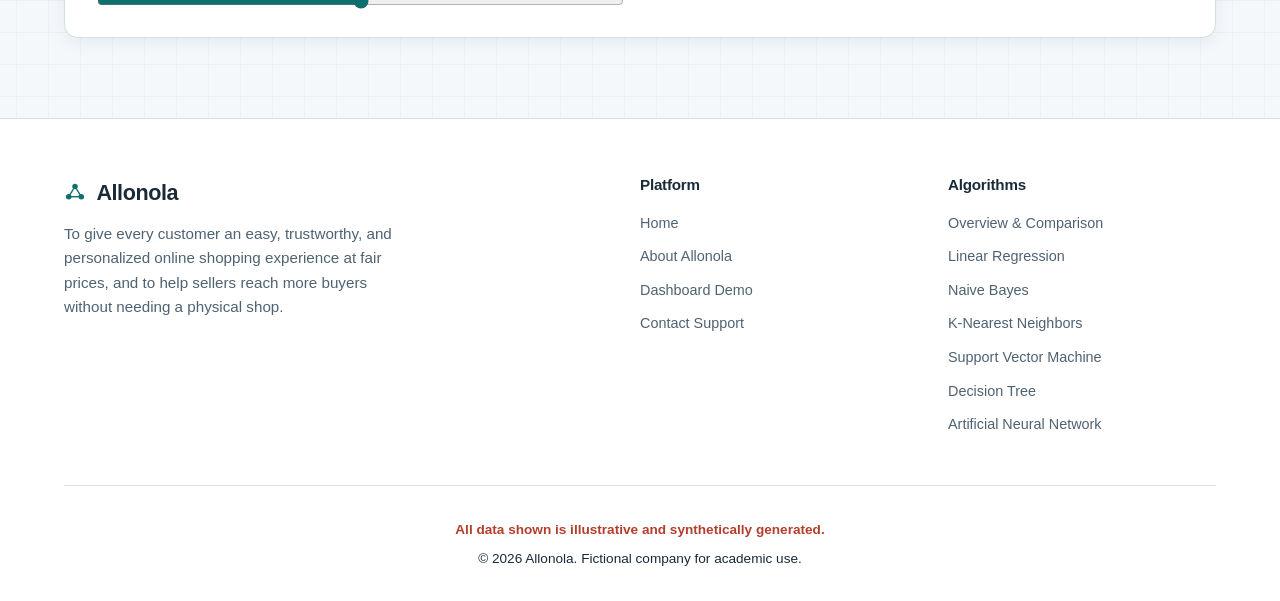
<file: algo-knn.html>
<!DOCTYPE html>
<html lang="en" data-theme="dark">
<head>
  <meta charset="UTF-8">
  <meta name="viewport" content="width=device-width, initial-scale=1.0">
  <title>K-Nearest Neighbors | Allonola</title>
  <meta name="description" content="K-Nearest Neighbors | Allonola">
  <link rel="stylesheet" href="css/fonts.css">
  <link rel="stylesheet" href="css/base.css">
  <link rel="stylesheet" href="css/layout.css">
  <link rel="stylesheet" href="css/components.css">
  <link rel="stylesheet" href="css/algorithm.css">
  <link rel="stylesheet" href="css/plain.css">
</head>
<body data-page="knn">
  <a href="#main-content" class="skip-link">Skip to main content</a>

<header class="site-header">
  <div class="container header-inner">
    <a href="index.html" class="site-logo" aria-label="Allonola Home">
      <svg class="logo-icon" width="28" height="28" viewBox="0 0 28 28" fill="none" aria-hidden="true">
        <circle cx="6" cy="20" r="3.5" fill="currentColor" />
        <circle cx="22" cy="20" r="3.5" fill="currentColor" />
        <circle cx="14" cy="7" r="3.5" fill="currentColor" />
        <line x1="6" y1="20" x2="14" y2="7" stroke="currentColor" stroke-width="1.75" />
        <line x1="14" y1="7" x2="22" y2="20" stroke="currentColor" stroke-width="1.75" />
        <line x1="6" y1="20" x2="22" y2="20" stroke="currentColor" stroke-width="1.75" />
      </svg>
      <span>Allonola</span>
    </a>
    <nav class="nav-desktop" aria-label="Primary navigation">
      <a href="index.html" class="nav-link">Home</a>
      <a href="about.html" class="nav-link">About</a>
      <div class="nav-dropdown">
        <button type="button" class="nav-link nav-dropdown-toggle" aria-expanded="false" aria-haspopup="true">
          <span>Algorithms</span>
          <svg width="14" height="14" viewBox="0 0 24 24" fill="none" stroke="currentColor" stroke-width="2" aria-hidden="true"><polyline points="6 9 12 15 18 9"></polyline></svg>
        </button>
        <div class="nav-dropdown-menu" role="menu">
          <a href="algorithms.html" class="nav-dropdown-item" role="menuitem"><span class="nav-dropdown-title">Overview &amp; Comparison</span><span class="nav-dropdown-desc">Compare all six ML approaches</span></a>
          <a href="algo-linear-regression.html" class="nav-dropdown-item" role="menuitem"><span class="nav-dropdown-title">Linear Regression</span><span class="nav-dropdown-desc">Demand forecasting &amp; price elasticity</span></a>
          <a href="algo-naive-bayes.html" class="nav-dropdown-item" role="menuitem"><span class="nav-dropdown-title">Naive Bayes</span><span class="nav-dropdown-desc">Sentiment &amp; fake review filtering</span></a>
          <a href="algo-knn.html" class="nav-dropdown-item" role="menuitem"><span class="nav-dropdown-title">K-Nearest Neighbors</span><span class="nav-dropdown-desc">Collaborative recommendations</span></a>
          <a href="algo-svm.html" class="nav-dropdown-item" role="menuitem"><span class="nav-dropdown-title">Support Vector Machine</span><span class="nav-dropdown-desc">Order fraud &amp; auto-categorization</span></a>
          <a href="algo-decision-tree.html" class="nav-dropdown-item" role="menuitem"><span class="nav-dropdown-title">Decision Tree</span><span class="nav-dropdown-desc">Delivery risk &amp; return rules</span></a>
          <a href="algo-ann.html" class="nav-dropdown-item" role="menuitem"><span class="nav-dropdown-title">Artificial Neural Network</span><span class="nav-dropdown-desc">Personalization &amp; shopper churn</span></a>
        </div>
      </div>
      <a href="dashboard.html" class="nav-link">Dashboard demo</a>
      <a href="contact.html" class="nav-link">Contact</a>
    </nav>
    <div class="header-actions">
      <button type="button" id="theme-toggle" class="btn-icon" aria-label="Switch to light theme" title="Switch to light theme">
        <svg class="theme-icon-sun" width="20" height="20" viewBox="0 0 24 24" fill="none" stroke="currentColor" stroke-width="1.5" aria-hidden="true"><circle cx="12" cy="12" r="5"></circle><line x1="12" y1="1" x2="12" y2="3"></line><line x1="12" y1="21" x2="12" y2="23"></line><line x1="4.22" y1="4.22" x2="5.64" y2="5.64"></line><line x1="18.36" y1="18.36" x2="19.78" y2="19.78"></line><line x1="1" y1="12" x2="3" y2="12"></line><line x1="21" y1="12" x2="23" y2="12"></line><line x1="4.22" y1="19.78" x2="5.64" y2="18.36"></line><line x1="18.36" y1="5.64" x2="19.78" y2="4.22"></line></svg>
        <svg class="theme-icon-moon" width="20" height="20" viewBox="0 0 24 24" fill="none" stroke="currentColor" stroke-width="1.5" style="display:none;" aria-hidden="true"><path d="M21 12.79A9 9 0 1 1 11.21 3 7 7 0 0 0 21 12.79z"></path></svg>
      </button>
      <button type="button" id="hamburger-btn" class="btn-icon hamburger-btn" aria-label="Open mobile menu" aria-expanded="false" aria-controls="nav-drawer">
        <svg width="22" height="22" viewBox="0 0 24 24" fill="none" stroke="currentColor" stroke-width="2" aria-hidden="true"><line x1="3" y1="12" x2="21" y2="12"></line><line x1="3" y1="6" x2="21" y2="6"></line><line x1="3" y1="18" x2="21" y2="18"></line></svg>
      </button>
    </div>
  </div>
</header>
<div id="nav-backdrop" class="nav-backdrop"></div>
<aside id="nav-drawer" class="nav-drawer" aria-label="Mobile navigation">
  <ul class="nav-mobile-list">
    <li><a href="index.html" class="mobile-nav-link">Home</a></li>
    <li><a href="about.html" class="mobile-nav-link">About</a></li>
    <li>
      <button type="button" id="algo-accordion-btn" class="mobile-accordion-btn" aria-expanded="false"><span>Algorithms</span><svg width="16" height="16" viewBox="0 0 24 24" fill="none" stroke="currentColor" stroke-width="2" aria-hidden="true"><polyline points="6 9 12 15 18 9"></polyline></svg></button>
      <ul id="algo-accordion-menu" class="mobile-sublist" hidden>
        <li><a href="algorithms.html" class="mobile-sublink">Overview &amp; Comparison</a></li>
        <li><a href="algo-linear-regression.html" class="mobile-sublink">Linear Regression</a></li>
        <li><a href="algo-naive-bayes.html" class="mobile-sublink">Naive Bayes</a></li>
        <li><a href="algo-knn.html" class="mobile-sublink">K-Nearest Neighbors</a></li>
        <li><a href="algo-svm.html" class="mobile-sublink">Support Vector Machine</a></li>
        <li><a href="algo-decision-tree.html" class="mobile-sublink">Decision Tree</a></li>
        <li><a href="algo-ann.html" class="mobile-sublink">Artificial Neural Network</a></li>
      </ul>
    </li>
    <li><a href="dashboard.html" class="mobile-nav-link">Dashboard demo</a></li>
    <li><a href="contact.html" class="mobile-nav-link">Contact</a></li>
  </ul>
</aside>

  <!-- Breadcrumbs -->
  <nav class="breadcrumbs-bar" aria-label="Breadcrumbs">
    <div class="container">
      <ol class="breadcrumbs-list">
        <li class="breadcrumb-item"><a href="index.html">Home</a></li>
        <li class="breadcrumb-separator" aria-hidden="true">›</li>
        <li class="breadcrumb-item"><a href="algorithms.html">Algorithms</a></li>
        <li class="breadcrumb-separator" aria-hidden="true">›</li>
        <li class="breadcrumb-item breadcrumb-item--current" aria-current="page">KNN</li>
      </ol>
    </div>
  </nav>

  <main id="main-content">

        <section class="section section--tight-bottom">
          <div class="container">
            <div class="section-header reveal-on-scroll">
              <span class="pill pill--teal">KNN</span>
              <h1>Collaborative recommendations</h1>
              <p class="lead">This algorithm compares shoppers with similar purchase patterns and recommends products they are likely to buy next.</p>

            <aside class="plain-box" aria-labelledby="knn-plain">
              <h2 id="knn-plain">In plain words</h2>
              <p class="plain-box__answer">It finds shoppers with similar buying habits and suggests products they bought.</p>
              <p><strong>Think of it like this:</strong> Asking friends with similar taste what they bought. If your closest taste-twins all bought a phone charger, you might want one too.</p>
              <h3>Try the demo</h3>
              <ol>
                <li>Pick a shopper from the list.</li>
                <li>Move the "Number of neighbors (k)" slider to change how many similar shoppers are checked.</li>
                <li>Read the suggested products and their scores.</li>
              </ol>
              <h3>Words to know</h3>
              <dl>
                <dt>Shopper</dt>
                <dd>A customer in our sample data.</dd>
                <dt>Similar shopper (neighbor)</dt>
                <dd>A shopper whose past purchases look like the chosen shopper's.</dd>
                <dt>Score out of 5</dt>
                <dd>How highly those similar shoppers rated the product, on average.</dd>
              </dl>
            </aside>
            </div>
            <div class="grid-2 reveal-on-scroll">
              <article class="card"><h3>Where it helps</h3><p>Homepage discovery, “customers also bought,” and cross-sell suggestions for new and repeat shoppers.</p></article>
              <article class="card"><h3>Why it matters</h3><p>Shortens search effort and creates relevance in a large catalog without requiring a full deep-learning pipeline.</p></article>
            </div>
          </div>
        </section>
        <section class="section section--compact">
          <div class="container reveal-on-scroll">
            <div class="card demo-container">
              <div class="demo-header">
                <h2>Interactive demo</h2>
                <span class="demo-badge">Illustrative</span>
              </div>
              <p class="text-small text-muted">Choose a shopper and the number of neighbors (k). The demo compares ratings with cosine similarity and recommends items the shopper has not bought yet.</p>
              <div class="demo-layout">
                <div class="demo-controls">
                  <div class="form-group">
                    <label class="form-label" for="knn-user">Shopper</label>
                    <select class="form-control" id="knn-user"></select>
                  </div>
                  <div class="slider-group">
                    <div class="slider-label-row"><label class="form-label" for="knn-k">Number of neighbors (k)</label><output id="knn-k-val" for="knn-k">3</output></div>
                    <input class="slider-input" type="range" id="knn-k" min="1" max="5" step="1" value="3">
                  </div>
                </div>
                <div>
                  <div id="knn-neighbors" class="demo-output" aria-live="polite"></div>
                  <div id="knn-output" class="demo-output" aria-live="polite"></div>
                </div>
              </div>
            </div>
          </div>
        </section>
        
  </main>

<!-- Global Footer -->
  <footer class="site-footer">
    <div class="container">
      <div class="footer-top">
        <div class="footer-brand">
          <span class="site-logo">
            <svg class="logo-icon" width="22" height="22" viewBox="0 0 28 28" fill="none" aria-hidden="true">
              <circle cx="6" cy="20" r="3.5" fill="currentColor" />
              <circle cx="22" cy="20" r="3.5" fill="currentColor" />
              <circle cx="14" cy="7" r="3.5" fill="currentColor" />
              <line x1="6" y1="20" x2="14" y2="7" stroke="currentColor" stroke-width="1.75" />
              <line x1="14" y1="7" x2="22" y2="20" stroke="currentColor" stroke-width="1.75" />
              <line x1="6" y1="20" x2="22" y2="20" stroke="currentColor" stroke-width="1.75" />
            </svg>
            <span>Allonola</span>
          </span>
          <p>
            To give every customer an easy, trustworthy, and personalized online shopping experience at fair prices, and to help sellers reach more buyers without needing a physical shop.
          </p>
        </div>

        <div class="footer-col">
          <h4>Platform</h4>
          <ul class="footer-links">
            <li><a href="index.html" class="footer-link">Home</a></li>
            <li><a href="about.html" class="footer-link">About Allonola</a></li>
            <li><a href="dashboard.html" class="footer-link">Dashboard Demo</a></li>
            <li><a href="contact.html" class="footer-link">Contact Support</a></li>
          </ul>
        </div>

        <div class="footer-col">
          <h4>Algorithms</h4>
          <ul class="footer-links">
            <li><a href="algorithms.html" class="footer-link">Overview &amp; Comparison</a></li>
            <li><a href="algo-linear-regression.html" class="footer-link">Linear Regression</a></li>
            <li><a href="algo-naive-bayes.html" class="footer-link">Naive Bayes</a></li>
            <li><a href="algo-knn.html" class="footer-link">K-Nearest Neighbors</a></li>
            <li><a href="algo-svm.html" class="footer-link">Support Vector Machine</a></li>
            <li><a href="algo-decision-tree.html" class="footer-link">Decision Tree</a></li>
            <li><a href="algo-ann.html" class="footer-link">Artificial Neural Network</a></li>
          </ul>
        </div>
      </div>

      <div class="footer-bottom">
        <p class="disclaimer-badge">All data shown is illustrative and synthetically generated.</p>
        <p>&copy; 2026 Allonola. Fictional company for academic use.</p>
      </div>
    </div>
  </footer>

  <script defer src="js/chart.umd.min.js"></script>
  <script defer src="js/data.js"></script>
  <script defer src="js/app.js"></script>
  <script defer src="js/charts.js"></script>
  <script defer src="js/table.js"></script>
  <script defer src="js/demo/knn-demo.js"></script>
</body>
</html>
</file>
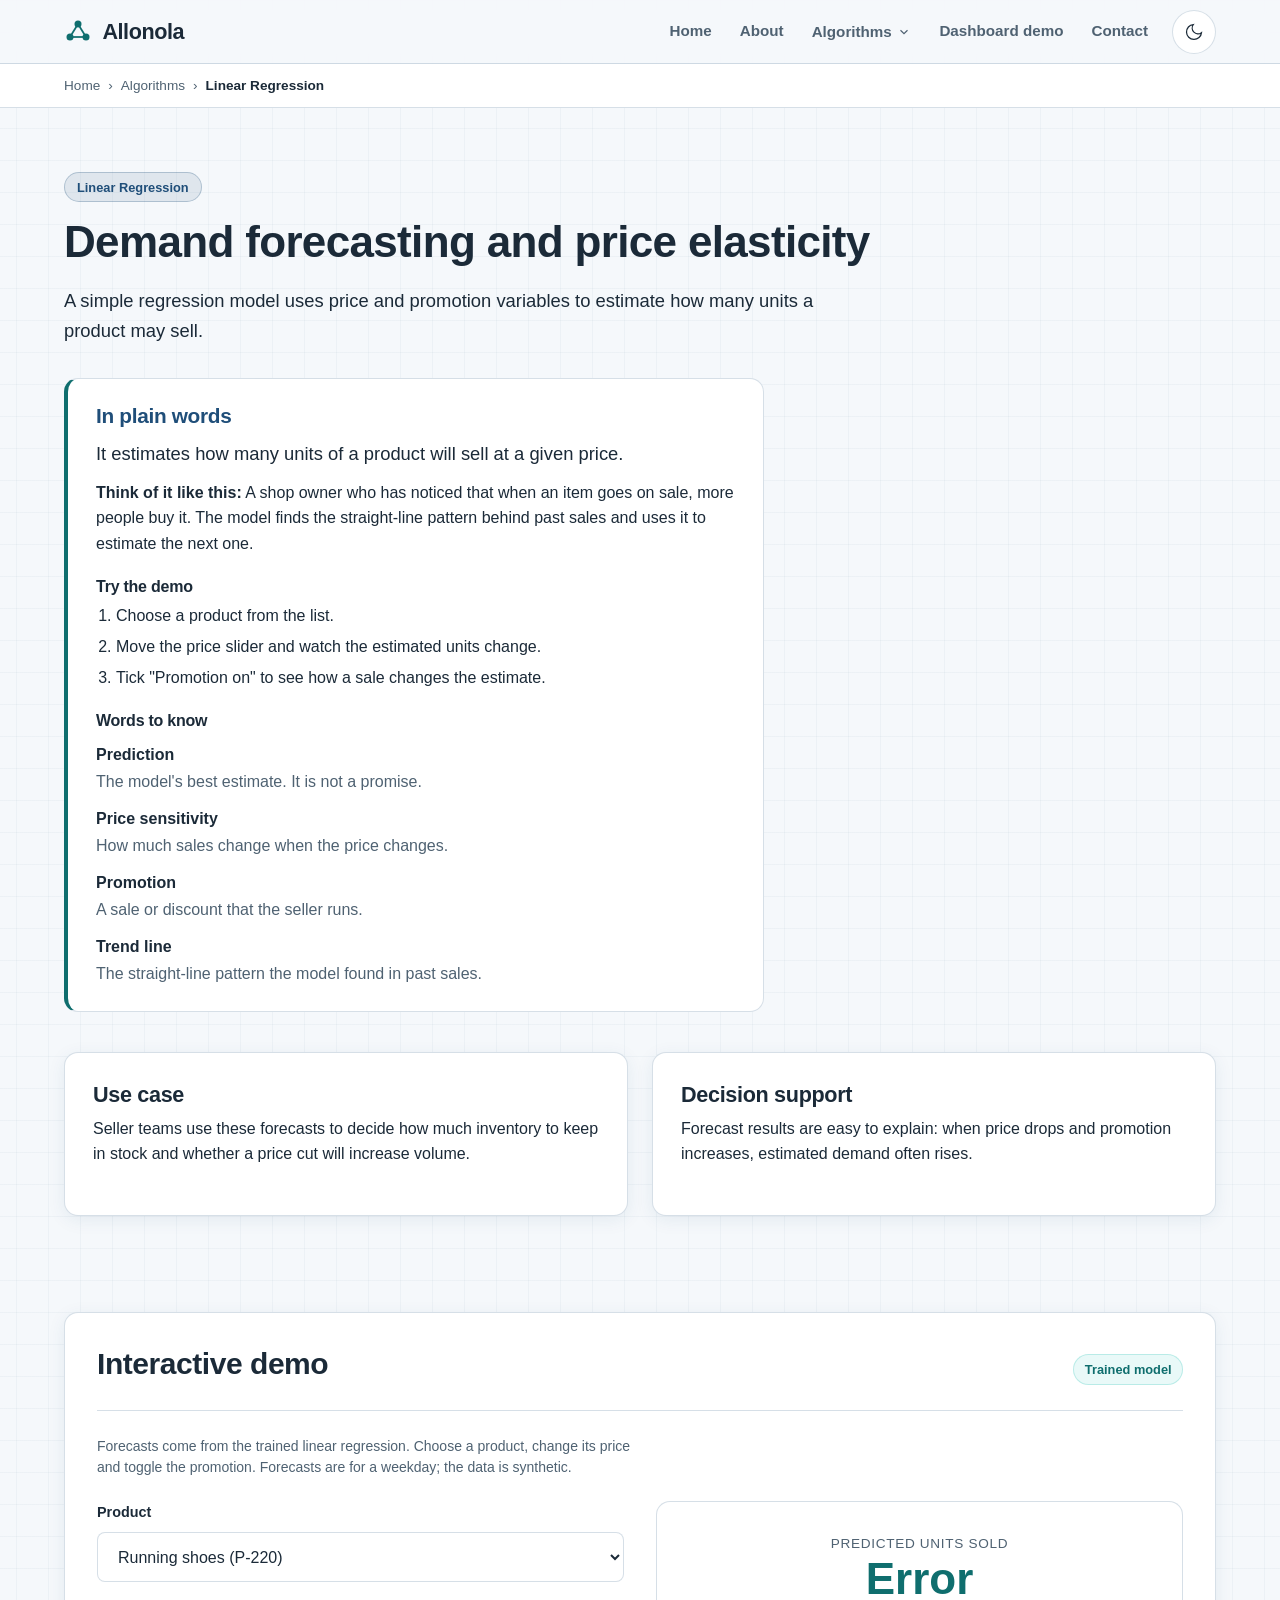
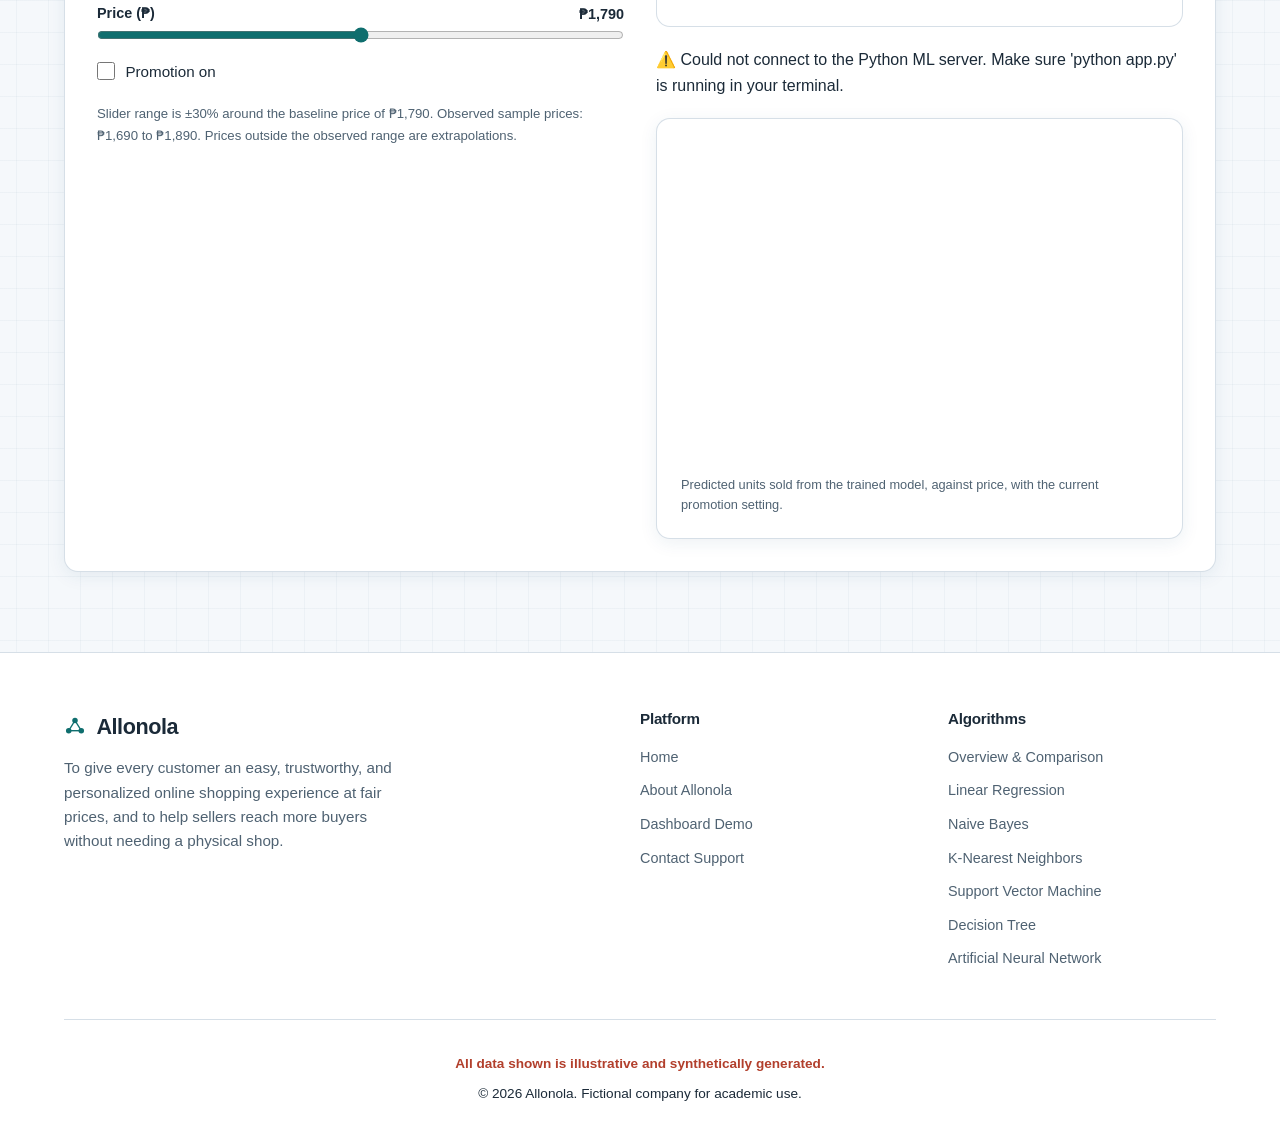
<file: algo-linear-regression.html>
<!DOCTYPE html>
<html lang="en" data-theme="dark">
<head>
  <meta charset="UTF-8">
  <meta name="viewport" content="width=device-width, initial-scale=1.0">
  <title>Linear Regression | Allonola</title>
  <meta name="description" content="Linear Regression | Allonola">
  <link rel="stylesheet" href="css/fonts.css">
  <link rel="stylesheet" href="css/base.css">
  <link rel="stylesheet" href="css/layout.css">
  <link rel="stylesheet" href="css/components.css">
  <link rel="stylesheet" href="css/algorithm.css">
  <link rel="stylesheet" href="css/plain.css">
</head>
<body data-page="linear-regression">
  <a href="#main-content" class="skip-link">Skip to main content</a>

<header class="site-header">
  <div class="container header-inner">
    <a href="index.html" class="site-logo" aria-label="Allonola Home">
      <svg class="logo-icon" width="28" height="28" viewBox="0 0 28 28" fill="none" aria-hidden="true">
        <circle cx="6" cy="20" r="3.5" fill="currentColor" />
        <circle cx="22" cy="20" r="3.5" fill="currentColor" />
        <circle cx="14" cy="7" r="3.5" fill="currentColor" />
        <line x1="6" y1="20" x2="14" y2="7" stroke="currentColor" stroke-width="1.75" />
        <line x1="14" y1="7" x2="22" y2="20" stroke="currentColor" stroke-width="1.75" />
        <line x1="6" y1="20" x2="22" y2="20" stroke="currentColor" stroke-width="1.75" />
      </svg>
      <span>Allonola</span>
    </a>
    <nav class="nav-desktop" aria-label="Primary navigation">
      <a href="index.html" class="nav-link">Home</a>
      <a href="about.html" class="nav-link">About</a>
      <div class="nav-dropdown">
        <button type="button" class="nav-link nav-dropdown-toggle" aria-expanded="false" aria-haspopup="true">
          <span>Algorithms</span>
          <svg width="14" height="14" viewBox="0 0 24 24" fill="none" stroke="currentColor" stroke-width="2" aria-hidden="true"><polyline points="6 9 12 15 18 9"></polyline></svg>
        </button>
        <div class="nav-dropdown-menu" role="menu">
          <a href="algorithms.html" class="nav-dropdown-item" role="menuitem"><span class="nav-dropdown-title">Overview &amp; Comparison</span><span class="nav-dropdown-desc">Compare all six ML approaches</span></a>
          <a href="algo-linear-regression.html" class="nav-dropdown-item" role="menuitem"><span class="nav-dropdown-title">Linear Regression</span><span class="nav-dropdown-desc">Demand forecasting &amp; price elasticity</span></a>
          <a href="algo-naive-bayes.html" class="nav-dropdown-item" role="menuitem"><span class="nav-dropdown-title">Naive Bayes</span><span class="nav-dropdown-desc">Sentiment &amp; fake review filtering</span></a>
          <a href="algo-knn.html" class="nav-dropdown-item" role="menuitem"><span class="nav-dropdown-title">K-Nearest Neighbors</span><span class="nav-dropdown-desc">Collaborative recommendations</span></a>
          <a href="algo-svm.html" class="nav-dropdown-item" role="menuitem"><span class="nav-dropdown-title">Support Vector Machine</span><span class="nav-dropdown-desc">Order fraud &amp; auto-categorization</span></a>
          <a href="algo-decision-tree.html" class="nav-dropdown-item" role="menuitem"><span class="nav-dropdown-title">Decision Tree</span><span class="nav-dropdown-desc">Delivery risk &amp; return rules</span></a>
          <a href="algo-ann.html" class="nav-dropdown-item" role="menuitem"><span class="nav-dropdown-title">Artificial Neural Network</span><span class="nav-dropdown-desc">Personalization &amp; shopper churn</span></a>
        </div>
      </div>
      <a href="dashboard.html" class="nav-link">Dashboard demo</a>
      <a href="contact.html" class="nav-link">Contact</a>
    </nav>
    <div class="header-actions">
      <button type="button" id="theme-toggle" class="btn-icon" aria-label="Switch to light theme" title="Switch to light theme">
        <svg class="theme-icon-sun" width="20" height="20" viewBox="0 0 24 24" fill="none" stroke="currentColor" stroke-width="1.5" aria-hidden="true"><circle cx="12" cy="12" r="5"></circle><line x1="12" y1="1" x2="12" y2="3"></line><line x1="12" y1="21" x2="12" y2="23"></line><line x1="4.22" y1="4.22" x2="5.64" y2="5.64"></line><line x1="18.36" y1="18.36" x2="19.78" y2="19.78"></line><line x1="1" y1="12" x2="3" y2="12"></line><line x1="21" y1="12" x2="23" y2="12"></line><line x1="4.22" y1="19.78" x2="5.64" y2="18.36"></line><line x1="18.36" y1="5.64" x2="19.78" y2="4.22"></line></svg>
        <svg class="theme-icon-moon" width="20" height="20" viewBox="0 0 24 24" fill="none" stroke="currentColor" stroke-width="1.5" style="display:none;" aria-hidden="true"><path d="M21 12.79A9 9 0 1 1 11.21 3 7 7 0 0 0 21 12.79z"></path></svg>
      </button>
      <button type="button" id="hamburger-btn" class="btn-icon hamburger-btn" aria-label="Open mobile menu" aria-expanded="false" aria-controls="nav-drawer">
        <svg width="22" height="22" viewBox="0 0 24 24" fill="none" stroke="currentColor" stroke-width="2" aria-hidden="true"><line x1="3" y1="12" x2="21" y2="12"></line><line x1="3" y1="6" x2="21" y2="6"></line><line x1="3" y1="18" x2="21" y2="18"></line></svg>
      </button>
    </div>
  </div>
</header>
<div id="nav-backdrop" class="nav-backdrop"></div>
<aside id="nav-drawer" class="nav-drawer" aria-label="Mobile navigation">
  <ul class="nav-mobile-list">
    <li><a href="index.html" class="mobile-nav-link">Home</a></li>
    <li><a href="about.html" class="mobile-nav-link">About</a></li>
    <li>
      <button type="button" id="algo-accordion-btn" class="mobile-accordion-btn" aria-expanded="false"><span>Algorithms</span><svg width="16" height="16" viewBox="0 0 24 24" fill="none" stroke="currentColor" stroke-width="2" aria-hidden="true"><polyline points="6 9 12 15 18 9"></polyline></svg></button>
      <ul id="algo-accordion-menu" class="mobile-sublist" hidden>
        <li><a href="algorithms.html" class="mobile-sublink">Overview &amp; Comparison</a></li>
        <li><a href="algo-linear-regression.html" class="mobile-sublink">Linear Regression</a></li>
        <li><a href="algo-naive-bayes.html" class="mobile-sublink">Naive Bayes</a></li>
        <li><a href="algo-knn.html" class="mobile-sublink">K-Nearest Neighbors</a></li>
        <li><a href="algo-svm.html" class="mobile-sublink">Support Vector Machine</a></li>
        <li><a href="algo-decision-tree.html" class="mobile-sublink">Decision Tree</a></li>
        <li><a href="algo-ann.html" class="mobile-sublink">Artificial Neural Network</a></li>
      </ul>
    </li>
    <li><a href="dashboard.html" class="mobile-nav-link">Dashboard demo</a></li>
    <li><a href="contact.html" class="mobile-nav-link">Contact</a></li>
  </ul>
</aside>

  <!-- Breadcrumbs -->
  <nav class="breadcrumbs-bar" aria-label="Breadcrumbs">
    <div class="container">
      <ol class="breadcrumbs-list">
        <li class="breadcrumb-item"><a href="index.html">Home</a></li>
        <li class="breadcrumb-separator" aria-hidden="true">›</li>
        <li class="breadcrumb-item"><a href="algorithms.html">Algorithms</a></li>
        <li class="breadcrumb-separator" aria-hidden="true">›</li>
        <li class="breadcrumb-item breadcrumb-item--current" aria-current="page">Linear Regression</li>
      </ol>
    </div>
  </nav>

  <main id="main-content">

        <section class="section section--tight-bottom">
          <div class="container">
            <div class="section-header reveal-on-scroll">
              <span class="pill pill--teal">Linear Regression</span>
              <h1>Demand forecasting and price elasticity</h1>
              <p class="lead">A simple regression model uses price and promotion variables to estimate how many units a product may sell.</p>

            <aside class="plain-box" aria-labelledby="lr-plain">
              <h2 id="lr-plain">In plain words</h2>
              <p class="plain-box__answer">It estimates how many units of a product will sell at a given price.</p>
              <p><strong>Think of it like this:</strong> A shop owner who has noticed that when an item goes on sale, more people buy it. The model finds the straight-line pattern behind past sales and uses it to estimate the next one.</p>
              <h3>Try the demo</h3>
              <ol>
                <li>Choose a product from the list.</li>
                <li>Move the price slider and watch the estimated units change.</li>
                <li>Tick "Promotion on" to see how a sale changes the estimate.</li>
              </ol>
              <h3>Words to know</h3>
              <dl>
                <dt>Prediction</dt>
                <dd>The model's best estimate. It is not a promise.</dd>
                <dt>Price sensitivity</dt>
                <dd>How much sales change when the price changes.</dd>
                <dt>Promotion</dt>
                <dd>A sale or discount that the seller runs.</dd>
                <dt>Trend line</dt>
                <dd>The straight-line pattern the model found in past sales.</dd>
              </dl>
            </aside>
            </div>
            <div class="grid-2 reveal-on-scroll">
              <article class="card"><h3>Use case</h3><p>Seller teams use these forecasts to decide how much inventory to keep in stock and whether a price cut will increase volume.</p></article>
              <article class="card"><h3>Decision support</h3><p>Forecast results are easy to explain: when price drops and promotion increases, estimated demand often rises.</p></article>
            </div>
          </div>
        </section>
        <section class="section section--compact">
          <div class="container reveal-on-scroll">
            <div class="card demo-container">
              <div class="demo-header">
                <h2>Interactive demo</h2>
                <span class="demo-badge">Trained model</span>
              </div>
              <p class="text-small text-muted">Forecasts come from the trained linear regression. Choose a product, change its price and toggle the promotion. Forecasts are for a weekday; the data is synthetic.</p>
              <div class="demo-layout">
                <div class="demo-controls">
                  <div class="form-group">
                    <label class="form-label" for="lr-product">Product</label>
                    <select class="form-control" id="lr-product">
                      <option value="Ceramic mug">Ceramic mug</option>
                      <option value="Running shoes (P-220)" selected>Running shoes (P-220)</option>
                      <option value="Phone stand">Phone stand</option>
                    </select>
                  </div>
                  <div class="slider-group">
                    <div class="slider-label-row"><label class="form-label" for="lr-price">Price (₱)</label><output id="lr-price-val" for="lr-price"></output></div>
                    <input class="slider-input" type="range" id="lr-price" step="1">
                  </div>
                  <div class="form-group">
                    <label class="form-checkbox-label"><input type="checkbox" id="lr-promo"> Promotion on</label>
                  </div>
                  <p class="form-hint" id="lr-range-note"></p>
                </div>
                <div>
                  <div class="demo-big-stat">
                    <div class="demo-big-stat__label">Predicted units sold</div>
                    <div class="demo-big-stat__number" id="lr-units">–</div>
                  </div>
                  <div id="lr-output" class="demo-output" aria-live="polite"></div>
                  <figure class="chart-card">
                    <div class="chart-wrapper" style="height:320px"><canvas id="lr-chart" role="img" aria-label="Line chart of predicted units sold across the price range"></canvas></div>
                    <figcaption class="chart-figcaption">Predicted units sold from the trained model, against price, with the current promotion setting.</figcaption>
                  </figure>
                </div>
              </div>
            </div>
          </div>
        </section>
        
  </main>

<!-- Global Footer -->
  <footer class="site-footer">
    <div class="container">
      <div class="footer-top">
        <div class="footer-brand">
          <span class="site-logo">
            <svg class="logo-icon" width="22" height="22" viewBox="0 0 28 28" fill="none" aria-hidden="true">
              <circle cx="6" cy="20" r="3.5" fill="currentColor" />
              <circle cx="22" cy="20" r="3.5" fill="currentColor" />
              <circle cx="14" cy="7" r="3.5" fill="currentColor" />
              <line x1="6" y1="20" x2="14" y2="7" stroke="currentColor" stroke-width="1.75" />
              <line x1="14" y1="7" x2="22" y2="20" stroke="currentColor" stroke-width="1.75" />
              <line x1="6" y1="20" x2="22" y2="20" stroke="currentColor" stroke-width="1.75" />
            </svg>
            <span>Allonola</span>
          </span>
          <p>
            To give every customer an easy, trustworthy, and personalized online shopping experience at fair prices, and to help sellers reach more buyers without needing a physical shop.
          </p>
        </div>

        <div class="footer-col">
          <h4>Platform</h4>
          <ul class="footer-links">
            <li><a href="index.html" class="footer-link">Home</a></li>
            <li><a href="about.html" class="footer-link">About Allonola</a></li>
            <li><a href="dashboard.html" class="footer-link">Dashboard Demo</a></li>
            <li><a href="contact.html" class="footer-link">Contact Support</a></li>
          </ul>
        </div>

        <div class="footer-col">
          <h4>Algorithms</h4>
          <ul class="footer-links">
            <li><a href="algorithms.html" class="footer-link">Overview &amp; Comparison</a></li>
            <li><a href="algo-linear-regression.html" class="footer-link">Linear Regression</a></li>
            <li><a href="algo-naive-bayes.html" class="footer-link">Naive Bayes</a></li>
            <li><a href="algo-knn.html" class="footer-link">K-Nearest Neighbors</a></li>
            <li><a href="algo-svm.html" class="footer-link">Support Vector Machine</a></li>
            <li><a href="algo-decision-tree.html" class="footer-link">Decision Tree</a></li>
            <li><a href="algo-ann.html" class="footer-link">Artificial Neural Network</a></li>
          </ul>
        </div>
      </div>

      <div class="footer-bottom">
        <p class="disclaimer-badge">All data shown is illustrative and synthetically generated.</p>
        <p>&copy; 2026 Allonola. Fictional company for academic use.</p>
      </div>
    </div>
  </footer>

  <script defer src="js/chart.umd.min.js"></script>
  <script defer src="js/data.js"></script>
  <script defer src="js/app.js"></script>
  <script defer src="js/charts.js"></script>
  <script defer src="js/table.js"></script>
  <script defer src="js/demo/linear-regression-demo.js"></script>
</body>
</html>
</file>
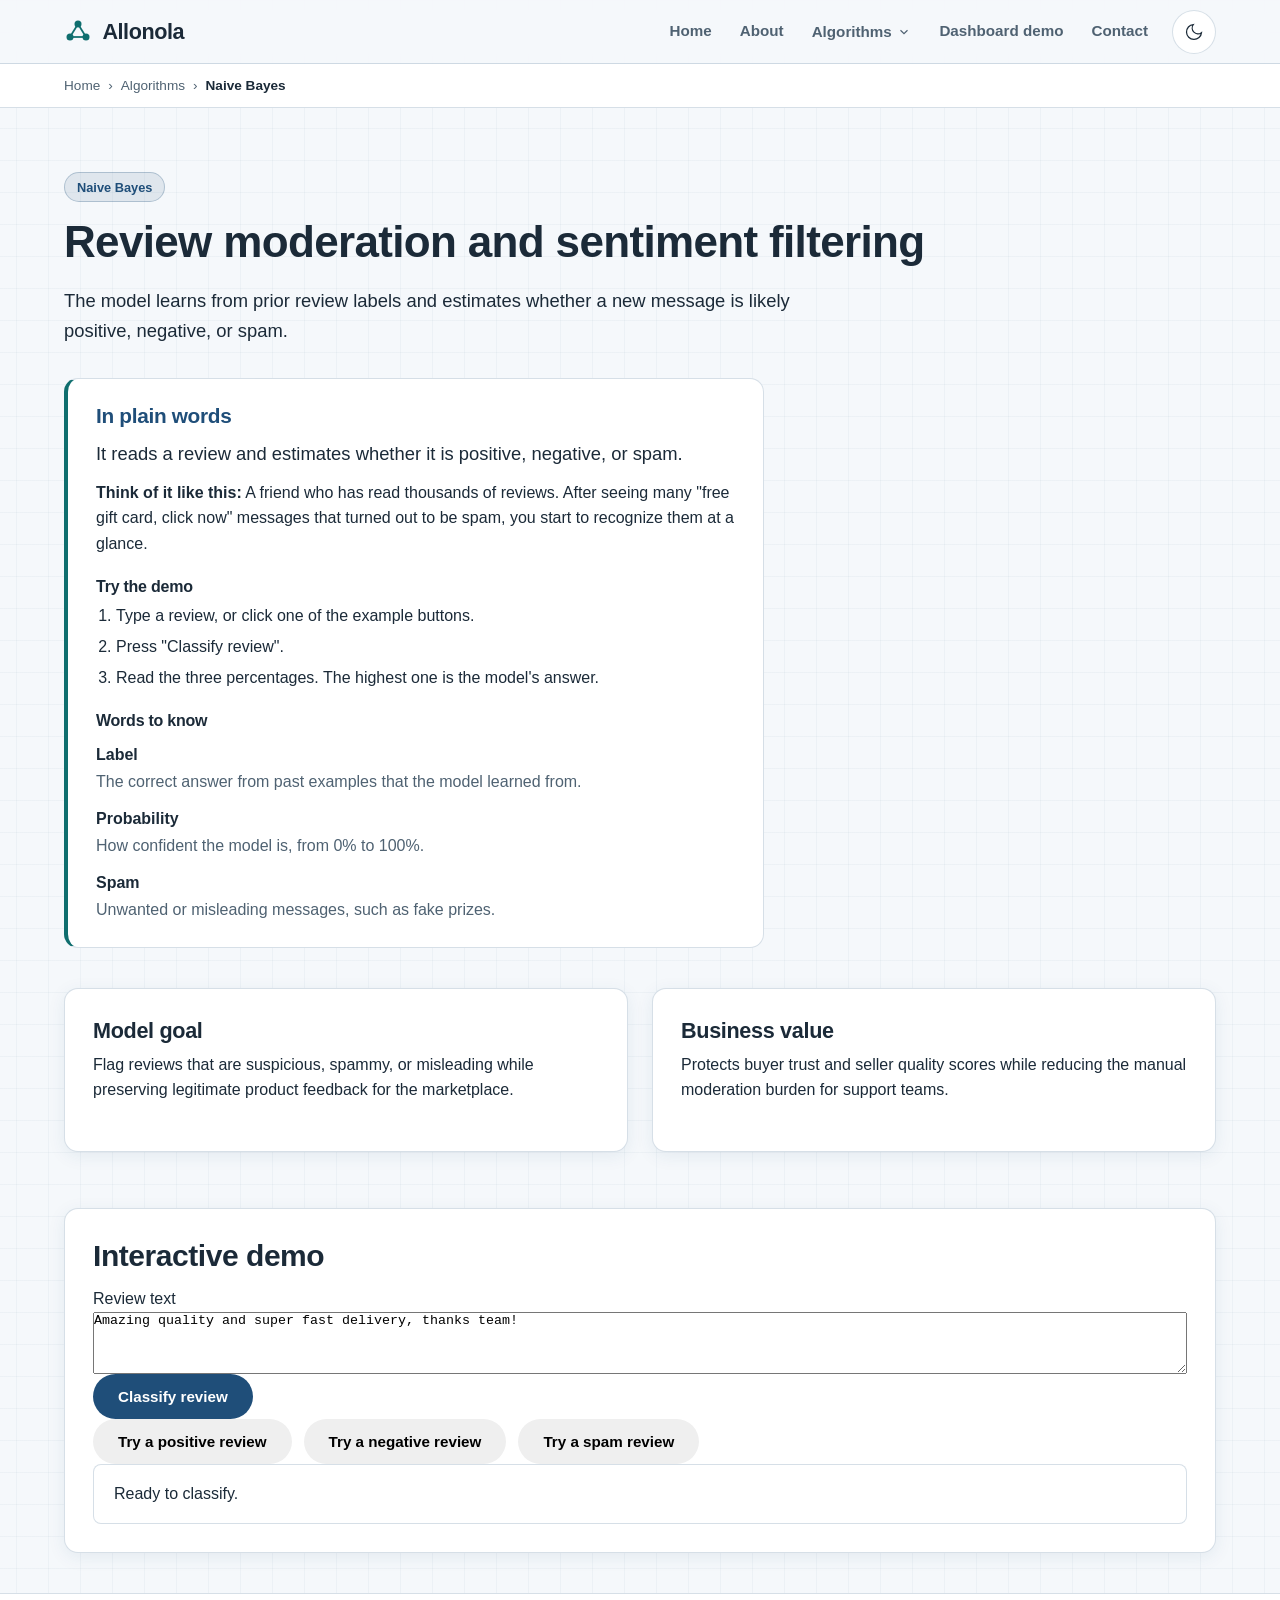
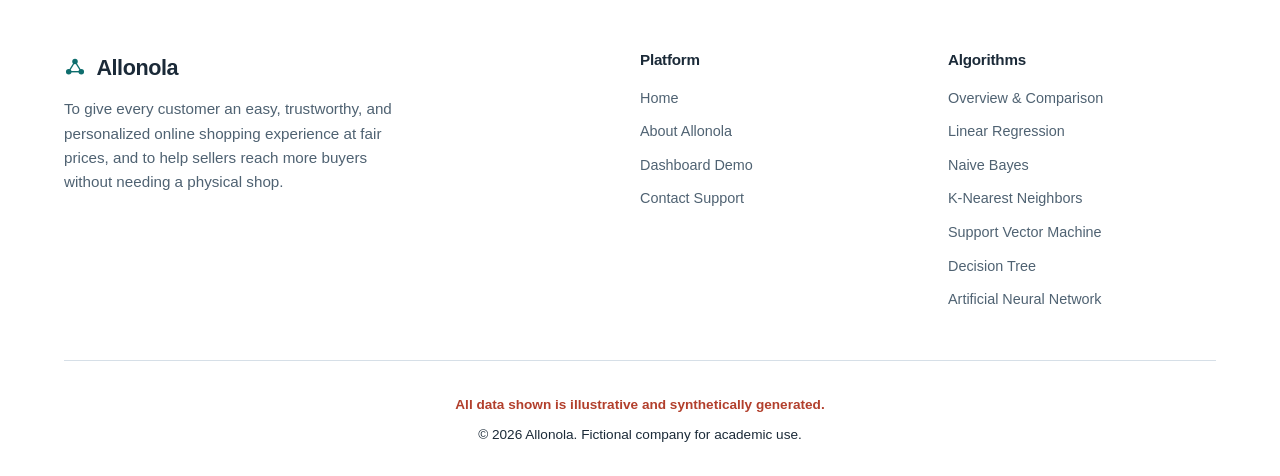
<file: algo-naive-bayes.html>
<!DOCTYPE html>
<html lang="en" data-theme="dark">
<head>
  <meta charset="UTF-8">
  <meta name="viewport" content="width=device-width, initial-scale=1.0">
  <title>Naive Bayes | Allonola</title>
  <meta name="description" content="Naive Bayes | Allonola">
  <link rel="stylesheet" href="css/fonts.css">
  <link rel="stylesheet" href="css/base.css">
  <link rel="stylesheet" href="css/layout.css">
  <link rel="stylesheet" href="css/components.css">
  <link rel="stylesheet" href="css/algorithm.css">
  <link rel="stylesheet" href="css/plain.css">
</head>
<body data-page="naive-bayes">
  <a href="#main-content" class="skip-link">Skip to main content</a>

<header class="site-header">
  <div class="container header-inner">
    <a href="index.html" class="site-logo" aria-label="Allonola Home">
      <svg class="logo-icon" width="28" height="28" viewBox="0 0 28 28" fill="none" aria-hidden="true">
        <circle cx="6" cy="20" r="3.5" fill="currentColor" />
        <circle cx="22" cy="20" r="3.5" fill="currentColor" />
        <circle cx="14" cy="7" r="3.5" fill="currentColor" />
        <line x1="6" y1="20" x2="14" y2="7" stroke="currentColor" stroke-width="1.75" />
        <line x1="14" y1="7" x2="22" y2="20" stroke="currentColor" stroke-width="1.75" />
        <line x1="6" y1="20" x2="22" y2="20" stroke="currentColor" stroke-width="1.75" />
      </svg>
      <span>Allonola</span>
    </a>
    <nav class="nav-desktop" aria-label="Primary navigation">
      <a href="index.html" class="nav-link">Home</a>
      <a href="about.html" class="nav-link">About</a>
      <div class="nav-dropdown">
        <button type="button" class="nav-link nav-dropdown-toggle" aria-expanded="false" aria-haspopup="true">
          <span>Algorithms</span>
          <svg width="14" height="14" viewBox="0 0 24 24" fill="none" stroke="currentColor" stroke-width="2" aria-hidden="true"><polyline points="6 9 12 15 18 9"></polyline></svg>
        </button>
        <div class="nav-dropdown-menu" role="menu">
          <a href="algorithms.html" class="nav-dropdown-item" role="menuitem"><span class="nav-dropdown-title">Overview &amp; Comparison</span><span class="nav-dropdown-desc">Compare all six ML approaches</span></a>
          <a href="algo-linear-regression.html" class="nav-dropdown-item" role="menuitem"><span class="nav-dropdown-title">Linear Regression</span><span class="nav-dropdown-desc">Demand forecasting &amp; price elasticity</span></a>
          <a href="algo-naive-bayes.html" class="nav-dropdown-item" role="menuitem"><span class="nav-dropdown-title">Naive Bayes</span><span class="nav-dropdown-desc">Sentiment &amp; fake review filtering</span></a>
          <a href="algo-knn.html" class="nav-dropdown-item" role="menuitem"><span class="nav-dropdown-title">K-Nearest Neighbors</span><span class="nav-dropdown-desc">Collaborative recommendations</span></a>
          <a href="algo-svm.html" class="nav-dropdown-item" role="menuitem"><span class="nav-dropdown-title">Support Vector Machine</span><span class="nav-dropdown-desc">Order fraud &amp; auto-categorization</span></a>
          <a href="algo-decision-tree.html" class="nav-dropdown-item" role="menuitem"><span class="nav-dropdown-title">Decision Tree</span><span class="nav-dropdown-desc">Delivery risk &amp; return rules</span></a>
          <a href="algo-ann.html" class="nav-dropdown-item" role="menuitem"><span class="nav-dropdown-title">Artificial Neural Network</span><span class="nav-dropdown-desc">Personalization &amp; shopper churn</span></a>
        </div>
      </div>
      <a href="dashboard.html" class="nav-link">Dashboard demo</a>
      <a href="contact.html" class="nav-link">Contact</a>
    </nav>
    <div class="header-actions">
      <button type="button" id="theme-toggle" class="btn-icon" aria-label="Switch to light theme" title="Switch to light theme">
        <svg class="theme-icon-sun" width="20" height="20" viewBox="0 0 24 24" fill="none" stroke="currentColor" stroke-width="1.5" aria-hidden="true"><circle cx="12" cy="12" r="5"></circle><line x1="12" y1="1" x2="12" y2="3"></line><line x1="12" y1="21" x2="12" y2="23"></line><line x1="4.22" y1="4.22" x2="5.64" y2="5.64"></line><line x1="18.36" y1="18.36" x2="19.78" y2="19.78"></line><line x1="1" y1="12" x2="3" y2="12"></line><line x1="21" y1="12" x2="23" y2="12"></line><line x1="4.22" y1="19.78" x2="5.64" y2="18.36"></line><line x1="18.36" y1="5.64" x2="19.78" y2="4.22"></line></svg>
        <svg class="theme-icon-moon" width="20" height="20" viewBox="0 0 24 24" fill="none" stroke="currentColor" stroke-width="1.5" style="display:none;" aria-hidden="true"><path d="M21 12.79A9 9 0 1 1 11.21 3 7 7 0 0 0 21 12.79z"></path></svg>
      </button>
      <button type="button" id="hamburger-btn" class="btn-icon hamburger-btn" aria-label="Open mobile menu" aria-expanded="false" aria-controls="nav-drawer">
        <svg width="22" height="22" viewBox="0 0 24 24" fill="none" stroke="currentColor" stroke-width="2" aria-hidden="true"><line x1="3" y1="12" x2="21" y2="12"></line><line x1="3" y1="6" x2="21" y2="6"></line><line x1="3" y1="18" x2="21" y2="18"></line></svg>
      </button>
    </div>
  </div>
</header>
<div id="nav-backdrop" class="nav-backdrop"></div>
<aside id="nav-drawer" class="nav-drawer" aria-label="Mobile navigation">
  <ul class="nav-mobile-list">
    <li><a href="index.html" class="mobile-nav-link">Home</a></li>
    <li><a href="about.html" class="mobile-nav-link">About</a></li>
    <li>
      <button type="button" id="algo-accordion-btn" class="mobile-accordion-btn" aria-expanded="false"><span>Algorithms</span><svg width="16" height="16" viewBox="0 0 24 24" fill="none" stroke="currentColor" stroke-width="2" aria-hidden="true"><polyline points="6 9 12 15 18 9"></polyline></svg></button>
      <ul id="algo-accordion-menu" class="mobile-sublist" hidden>
        <li><a href="algorithms.html" class="mobile-sublink">Overview &amp; Comparison</a></li>
        <li><a href="algo-linear-regression.html" class="mobile-sublink">Linear Regression</a></li>
        <li><a href="algo-naive-bayes.html" class="mobile-sublink">Naive Bayes</a></li>
        <li><a href="algo-knn.html" class="mobile-sublink">K-Nearest Neighbors</a></li>
        <li><a href="algo-svm.html" class="mobile-sublink">Support Vector Machine</a></li>
        <li><a href="algo-decision-tree.html" class="mobile-sublink">Decision Tree</a></li>
        <li><a href="algo-ann.html" class="mobile-sublink">Artificial Neural Network</a></li>
      </ul>
    </li>
    <li><a href="dashboard.html" class="mobile-nav-link">Dashboard demo</a></li>
    <li><a href="contact.html" class="mobile-nav-link">Contact</a></li>
  </ul>
</aside>

  <!-- Breadcrumbs -->
  <nav class="breadcrumbs-bar" aria-label="Breadcrumbs">
    <div class="container">
      <ol class="breadcrumbs-list">
        <li class="breadcrumb-item"><a href="index.html">Home</a></li>
        <li class="breadcrumb-separator" aria-hidden="true">›</li>
        <li class="breadcrumb-item"><a href="algorithms.html">Algorithms</a></li>
        <li class="breadcrumb-separator" aria-hidden="true">›</li>
        <li class="breadcrumb-item breadcrumb-item--current" aria-current="page">Naive Bayes</li>
      </ol>
    </div>
  </nav>

  <main id="main-content">

        <section class="section section--tight-bottom">
          <div class="container">
            <div class="section-header reveal-on-scroll">
              <span class="pill pill--teal">Naive Bayes</span>
              <h1>Review moderation and sentiment filtering</h1>
              <p class="lead">The model learns from prior review labels and estimates whether a new message is likely positive, negative, or spam.</p>

            <aside class="plain-box" aria-labelledby="nb-plain">
              <h2 id="nb-plain">In plain words</h2>
              <p class="plain-box__answer">It reads a review and estimates whether it is positive, negative, or spam.</p>
              <p><strong>Think of it like this:</strong> A friend who has read thousands of reviews. After seeing many "free gift card, click now" messages that turned out to be spam, you start to recognize them at a glance.</p>
              <h3>Try the demo</h3>
              <ol>
                <li>Type a review, or click one of the example buttons.</li>
                <li>Press "Classify review".</li>
                <li>Read the three percentages. The highest one is the model's answer.</li>
              </ol>
              <h3>Words to know</h3>
              <dl>
                <dt>Label</dt>
                <dd>The correct answer from past examples that the model learned from.</dd>
                <dt>Probability</dt>
                <dd>How confident the model is, from 0% to 100%.</dd>
                <dt>Spam</dt>
                <dd>Unwanted or misleading messages, such as fake prizes.</dd>
              </dl>
            </aside>
            </div>
            <div class="grid-2 reveal-on-scroll">
              <article class="card"><h3>Model goal</h3><p>Flag reviews that are suspicious, spammy, or misleading while preserving legitimate product feedback for the marketplace.</p></article>
              <article class="card"><h3>Business value</h3><p>Protects buyer trust and seller quality scores while reducing the manual moderation burden for support teams.</p></article>
            </div>
          </div>
        </section>
        <section class="section section--compact">
          <div class="container reveal-on-scroll">
            <div class="card">
              <h2>Interactive demo</h2>
              <label for="nb-text">Review text</label>
              <textarea id="nb-text" rows="4">Amazing quality and super fast delivery, thanks team!</textarea>
              <div class="action-row"><button class="btn btn--primary" id="nb-run" type="button">Classify review</button></div>
              <div class="action-row">
                <button class="btn" type="button" data-nb-example="Battery lasts all day, great value">Try a positive review</button>
                <button class="btn" type="button" data-nb-example="Not what I ordered, wrong color.">Try a negative review</button>
                <button class="btn" type="button" data-nb-example="WIN a free gift card now, click this link!!!">Try a spam review</button>
              </div>
              <div id="nb-output" class="output-box">Ready to classify.</div>
            </div>
          </div>
        </section>
        
  </main>

<!-- Global Footer -->
  <footer class="site-footer">
    <div class="container">
      <div class="footer-top">
        <div class="footer-brand">
          <span class="site-logo">
            <svg class="logo-icon" width="22" height="22" viewBox="0 0 28 28" fill="none" aria-hidden="true">
              <circle cx="6" cy="20" r="3.5" fill="currentColor" />
              <circle cx="22" cy="20" r="3.5" fill="currentColor" />
              <circle cx="14" cy="7" r="3.5" fill="currentColor" />
              <line x1="6" y1="20" x2="14" y2="7" stroke="currentColor" stroke-width="1.75" />
              <line x1="14" y1="7" x2="22" y2="20" stroke="currentColor" stroke-width="1.75" />
              <line x1="6" y1="20" x2="22" y2="20" stroke="currentColor" stroke-width="1.75" />
            </svg>
            <span>Allonola</span>
          </span>
          <p>
            To give every customer an easy, trustworthy, and personalized online shopping experience at fair prices, and to help sellers reach more buyers without needing a physical shop.
          </p>
        </div>

        <div class="footer-col">
          <h4>Platform</h4>
          <ul class="footer-links">
            <li><a href="index.html" class="footer-link">Home</a></li>
            <li><a href="about.html" class="footer-link">About Allonola</a></li>
            <li><a href="dashboard.html" class="footer-link">Dashboard Demo</a></li>
            <li><a href="contact.html" class="footer-link">Contact Support</a></li>
          </ul>
        </div>

        <div class="footer-col">
          <h4>Algorithms</h4>
          <ul class="footer-links">
            <li><a href="algorithms.html" class="footer-link">Overview &amp; Comparison</a></li>
            <li><a href="algo-linear-regression.html" class="footer-link">Linear Regression</a></li>
            <li><a href="algo-naive-bayes.html" class="footer-link">Naive Bayes</a></li>
            <li><a href="algo-knn.html" class="footer-link">K-Nearest Neighbors</a></li>
            <li><a href="algo-svm.html" class="footer-link">Support Vector Machine</a></li>
            <li><a href="algo-decision-tree.html" class="footer-link">Decision Tree</a></li>
            <li><a href="algo-ann.html" class="footer-link">Artificial Neural Network</a></li>
          </ul>
        </div>
      </div>

      <div class="footer-bottom">
        <p class="disclaimer-badge">All data shown is illustrative and synthetically generated.</p>
        <p>&copy; 2026 Allonola. Fictional company for academic use.</p>
      </div>
    </div>
  </footer>

  <script defer src="js/chart.umd.min.js"></script>
  <script defer src="js/data.js"></script>
  <script defer src="js/app.js"></script>
  <script defer src="js/charts.js"></script>
  <script defer src="js/table.js"></script>
  <script defer src="js/demo/naive-bayes-demo.js"></script>
</body>
</html>
</file>
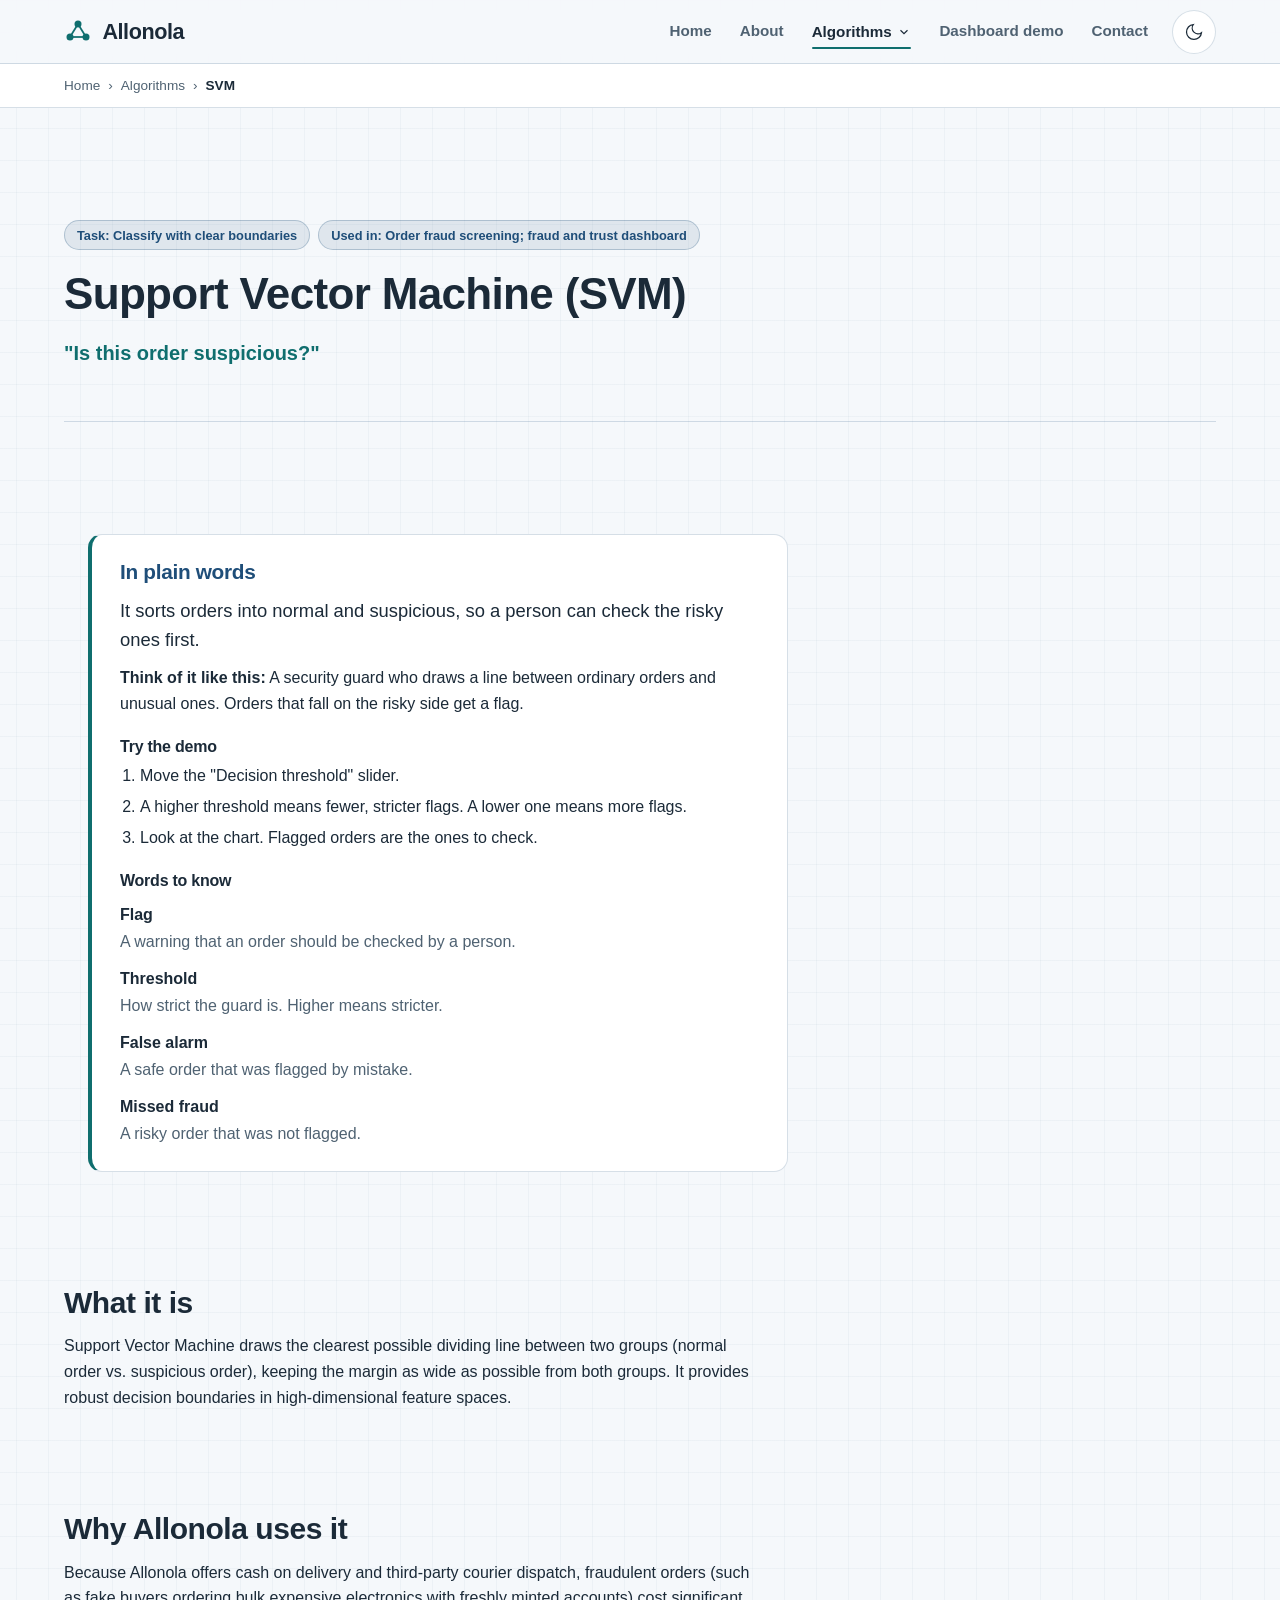
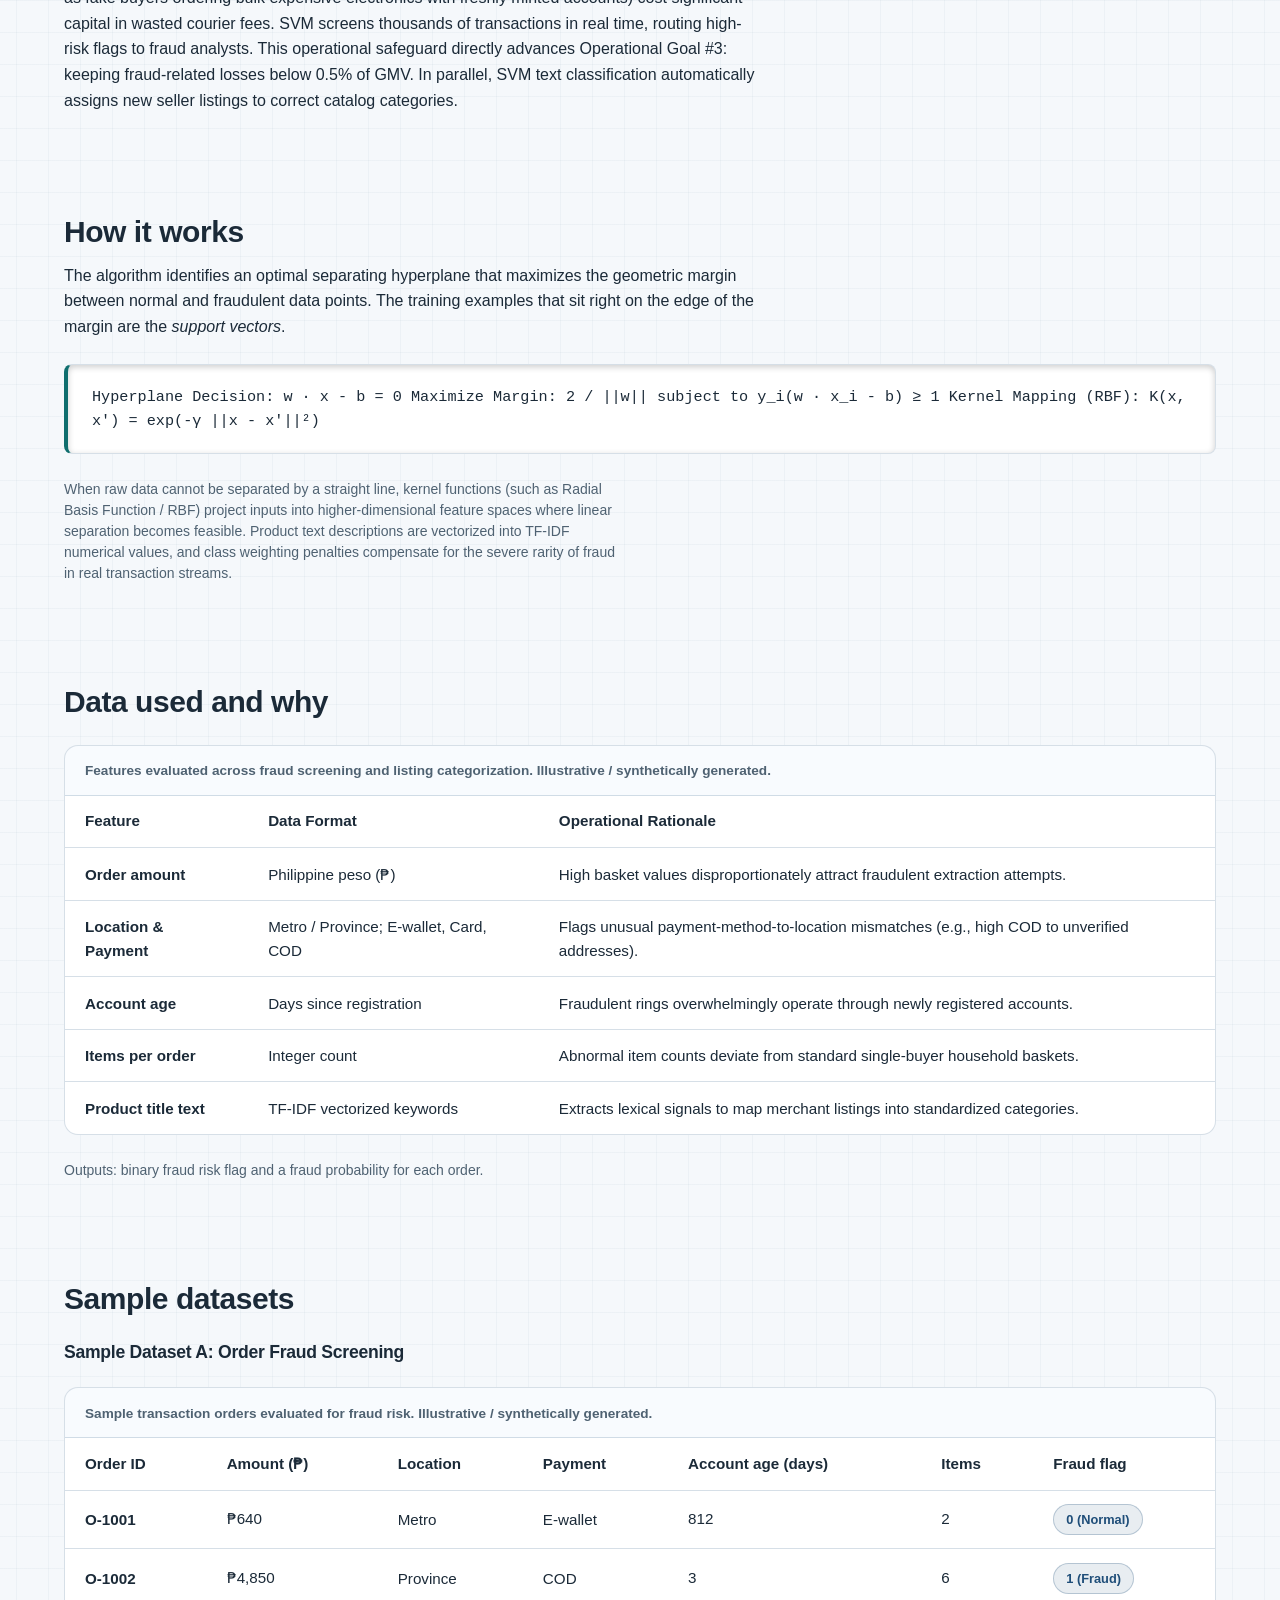
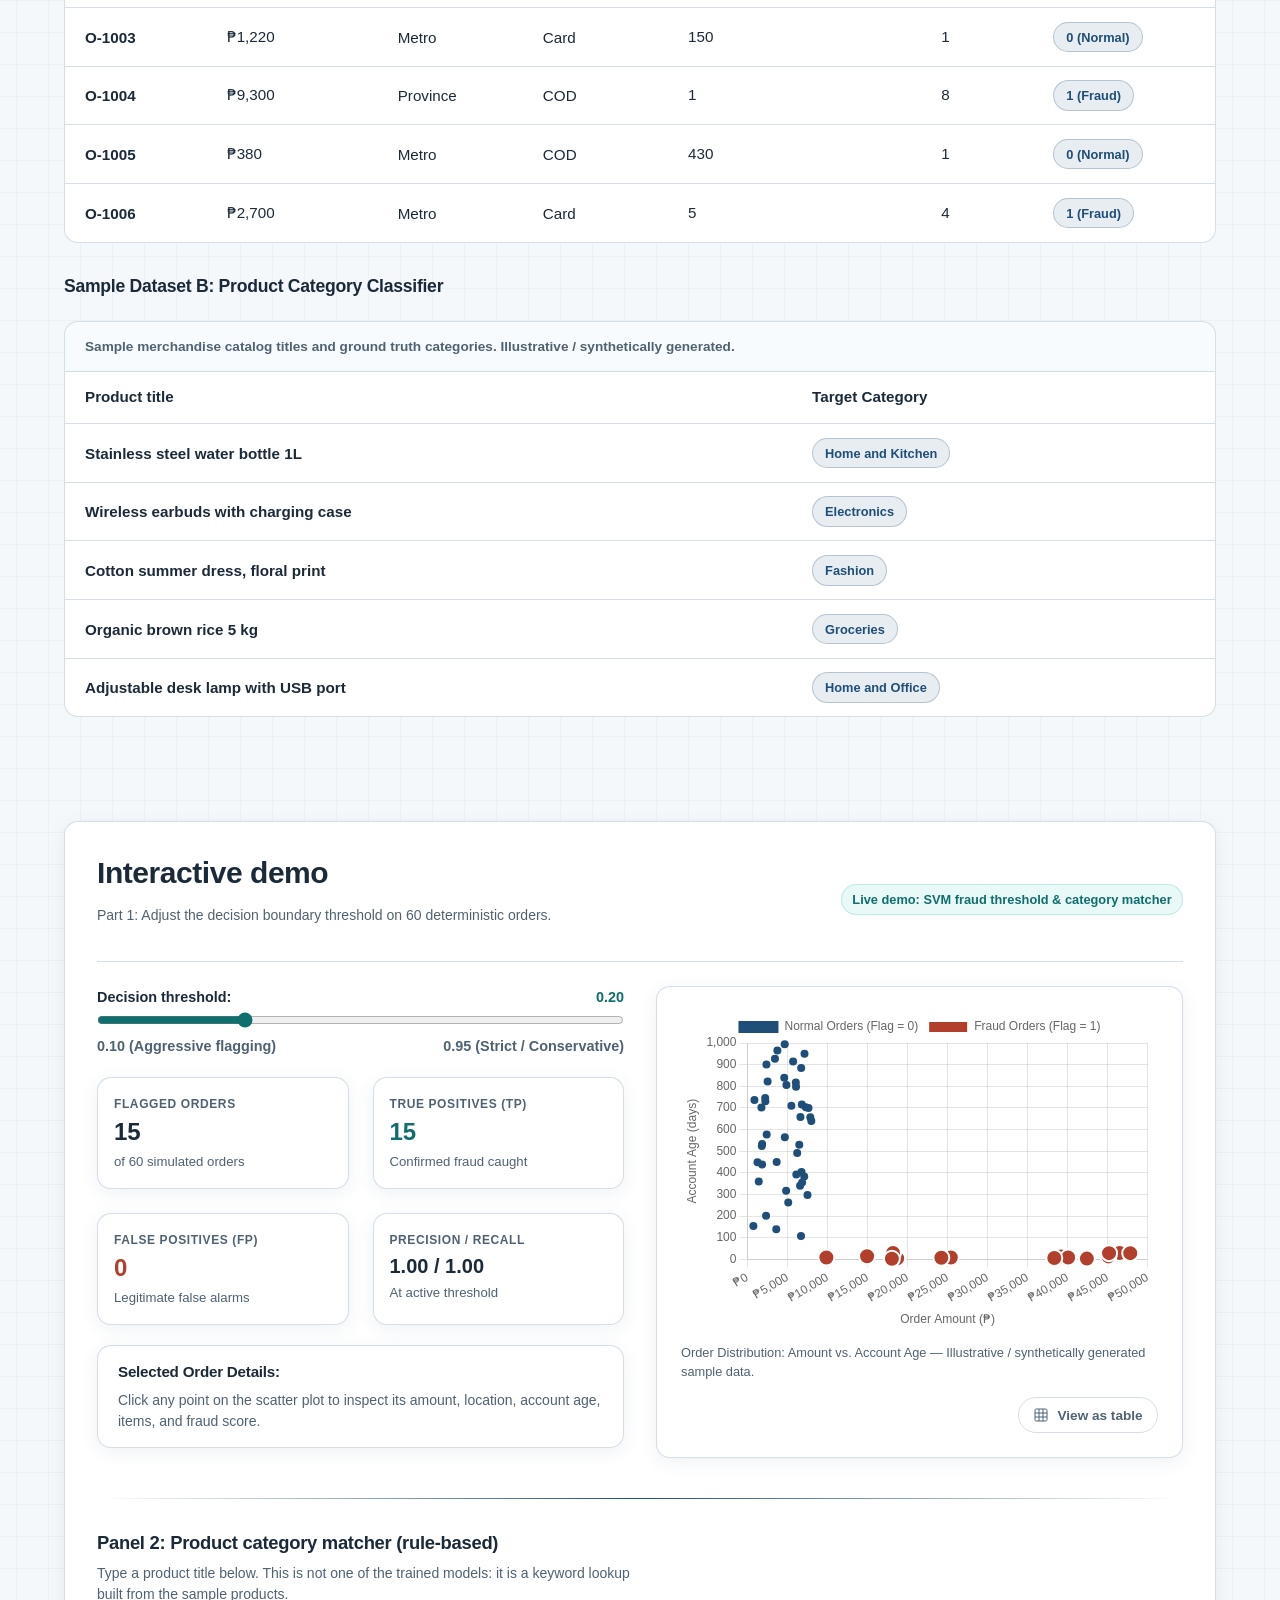
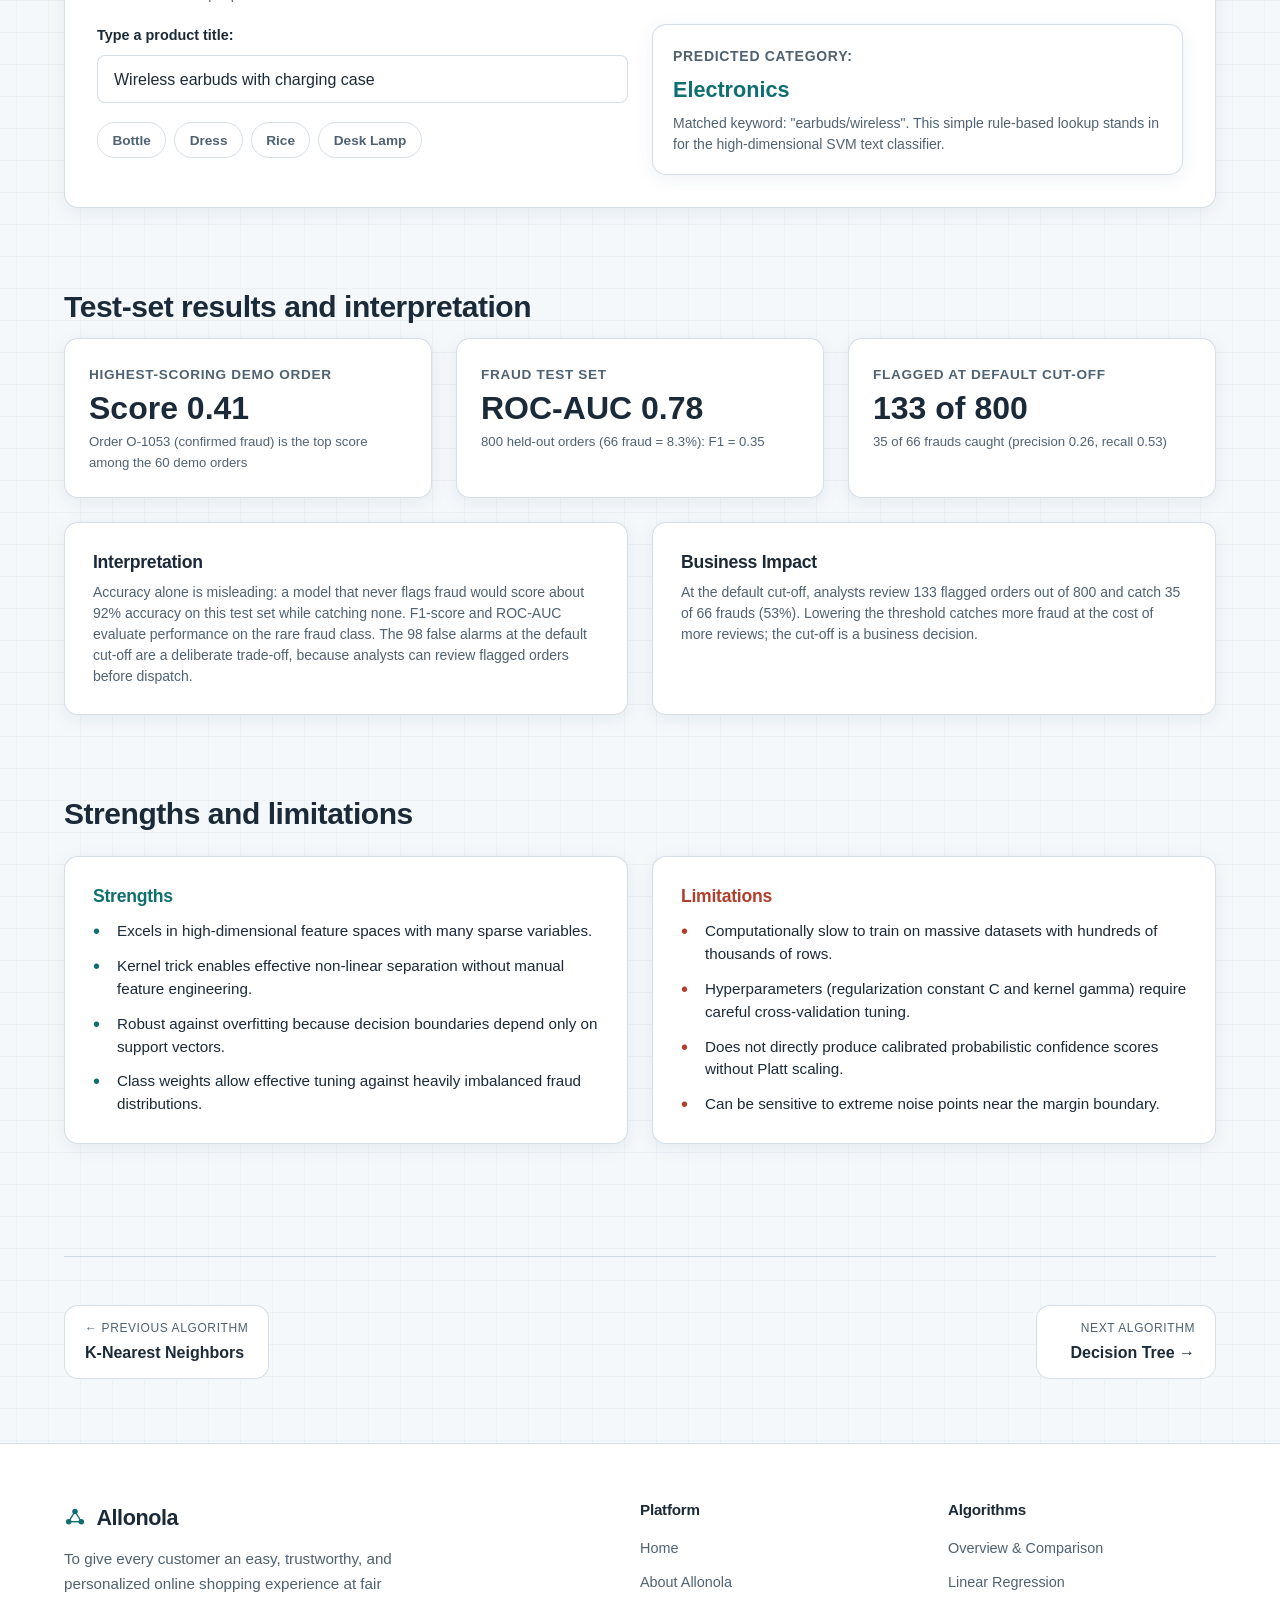
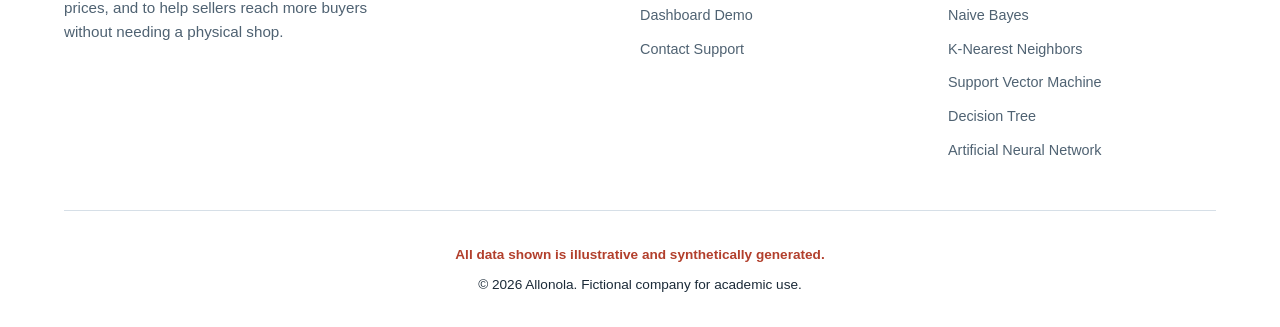
<file: algo-svm.html>
<!DOCTYPE html>
<html lang="en" data-theme="dark">
<head>
  <meta charset="UTF-8">
  <meta name="viewport" content="width=device-width, initial-scale=1.0">
  <title>Support Vector Machine | Allonola</title>
  <meta name="description" content="Support Vector Machine (SVM) max-margin classification for order fraud detection and automated product cataloging.">
  <link rel="stylesheet" href="css/fonts.css">
  <link rel="stylesheet" href="css/base.css">
  <link rel="stylesheet" href="css/layout.css">
  <link rel="stylesheet" href="css/components.css">
  <link rel="stylesheet" href="css/algorithm.css">
  <link rel="stylesheet" href="css/plain.css">
  <script defer src="js/chart.umd.min.js"></script>
</head>
<body data-page="svm">
  <a href="#main-content" class="skip-link">Skip to main content</a>

  <!-- Header -->
  <header class="site-header">
    <div class="container header-inner">
      <a href="index.html" class="site-logo" aria-label="Allonola Home">
        <svg class="logo-icon" width="28" height="28" viewBox="0 0 28 28" fill="none" aria-hidden="true">
          <circle cx="6" cy="20" r="3.5" fill="currentColor" />
          <circle cx="22" cy="20" r="3.5" fill="currentColor" />
          <circle cx="14" cy="7" r="3.5" fill="currentColor" />
          <line x1="6" y1="20" x2="14" y2="7" stroke="currentColor" stroke-width="1.75" />
          <line x1="14" y1="7" x2="22" y2="20" stroke="currentColor" stroke-width="1.75" />
          <line x1="6" y1="20" x2="22" y2="20" stroke="currentColor" stroke-width="1.75" />
        </svg>
        <span>Allonola</span>
      </a>

      <nav class="nav-desktop" aria-label="Primary navigation">
        <a href="index.html" class="nav-link">Home</a>
        <a href="about.html" class="nav-link">About</a>
        <div class="nav-dropdown">
          <button type="button" class="nav-link nav-dropdown-toggle nav-link--active" aria-expanded="false" aria-haspopup="true">
            <span>Algorithms</span>
            <svg width="14" height="14" viewBox="0 0 24 24" fill="none" stroke="currentColor" stroke-width="2" aria-hidden="true">
              <polyline points="6 9 12 15 18 9"></polyline>
            </svg>
          </button>
          <div class="nav-dropdown-menu" role="menu">
            <a href="algorithms.html" class="nav-dropdown-item" role="menuitem">
              <span class="nav-dropdown-title">Overview & Comparison</span>
              <span class="nav-dropdown-desc">Compare all six ML approaches</span>
            </a>
            <a href="algo-linear-regression.html" class="nav-dropdown-item" role="menuitem">
              <span class="nav-dropdown-title">Linear Regression</span>
              <span class="nav-dropdown-desc">Demand forecasting & price elasticity</span>
            </a>
            <a href="algo-naive-bayes.html" class="nav-dropdown-item" role="menuitem">
              <span class="nav-dropdown-title">Naive Bayes</span>
              <span class="nav-dropdown-desc">Sentiment & fake review filtering</span>
            </a>
            <a href="algo-knn.html" class="nav-dropdown-item" role="menuitem">
              <span class="nav-dropdown-title">K-Nearest Neighbors</span>
              <span class="nav-dropdown-desc">Collaborative recommendations</span>
            </a>
            <a href="algo-svm.html" class="nav-dropdown-item" role="menuitem">
              <span class="nav-dropdown-title">Support Vector Machine</span>
              <span class="nav-dropdown-desc">Order fraud & auto-categorization</span>
            </a>
            <a href="algo-decision-tree.html" class="nav-dropdown-item" role="menuitem">
              <span class="nav-dropdown-title">Decision Tree</span>
              <span class="nav-dropdown-desc">Delivery risk & return rules</span>
            </a>
            <a href="algo-ann.html" class="nav-dropdown-item" role="menuitem">
              <span class="nav-dropdown-title">Artificial Neural Network</span>
              <span class="nav-dropdown-desc">Personalization & shopper churn</span>
            </a>
          </div>
        </div>
        <a href="dashboard.html" class="nav-link">Dashboard demo</a>
        <a href="contact.html" class="nav-link">Contact</a>
      </nav>

      <div class="header-actions">
        <button type="button" id="theme-toggle" class="btn-icon" aria-label="Switch to light theme" title="Switch to light theme">
          <svg class="theme-icon-sun" width="20" height="20" viewBox="0 0 24 24" fill="none" stroke="currentColor" stroke-width="1.5" aria-hidden="true">
            <circle cx="12" cy="12" r="5"></circle>
            <line x1="12" y1="1" x2="12" y2="3"></line>
            <line x1="12" y1="21" x2="12" y2="23"></line>
            <line x1="4.22" y1="4.22" x2="5.64" y2="5.64"></line>
            <line x1="18.36" y1="18.36" x2="19.78" y2="19.78"></line>
            <line x1="1" y1="12" x2="3" y2="12"></line>
            <line x1="21" y1="12" x2="23" y2="12"></line>
            <line x1="4.22" y1="19.78" x2="5.64" y2="18.36"></line>
            <line x1="18.36" y1="5.64" x2="19.78" y2="4.22"></line>
          </svg>
          <svg class="theme-icon-moon" width="20" height="20" viewBox="0 0 24 24" fill="none" stroke="currentColor" stroke-width="1.5" style="display:none;" aria-hidden="true">
            <path d="M21 12.79A9 9 0 1 1 11.21 3 7 7 0 0 0 21 12.79z"></path>
          </svg>
        </button>

        <button type="button" id="hamburger-btn" class="btn-icon hamburger-btn" aria-label="Open mobile menu" aria-expanded="false" aria-controls="nav-drawer">
          <svg width="22" height="22" viewBox="0 0 24 24" fill="none" stroke="currentColor" stroke-width="2" aria-hidden="true">
            <line x1="3" y1="12" x2="21" y2="12"></line>
            <line x1="3" y1="6" x2="21" y2="6"></line>
            <line x1="3" y1="18" x2="21" y2="18"></line>
          </svg>
        </button>
      </div>
    </div>
  </header>

  <!-- Mobile Drawer -->
  <div id="nav-backdrop" class="nav-backdrop"></div>
  <aside id="nav-drawer" class="nav-drawer" aria-label="Mobile navigation">
    <div style="display: flex; justify-content: space-between; align-items: center;">
      <span class="site-logo">
        <svg class="logo-icon" width="24" height="24" viewBox="0 0 28 28" fill="none" aria-hidden="true">
          <circle cx="6" cy="20" r="3.5" fill="currentColor" />
          <circle cx="22" cy="20" r="3.5" fill="currentColor" />
          <circle cx="14" cy="7" r="3.5" fill="currentColor" />
          <line x1="6" y1="20" x2="14" y2="7" stroke="currentColor" stroke-width="1.75" />
          <line x1="14" y1="7" x2="22" y2="20" stroke="currentColor" stroke-width="1.75" />
          <line x1="6" y1="20" x2="22" y2="20" stroke="currentColor" stroke-width="1.75" />
        </svg>
        <span>Allonola</span>
      </span>
    </div>
    <ul class="nav-mobile-list">
      <li><a href="index.html" class="mobile-nav-link">Home</a></li>
      <li><a href="about.html" class="mobile-nav-link">About</a></li>
      <li>
        <button type="button" id="algo-accordion-btn" class="mobile-accordion-btn" aria-expanded="false">
          <span>Algorithms</span>
          <svg width="16" height="16" viewBox="0 0 24 24" fill="none" stroke="currentColor" stroke-width="2" aria-hidden="true">
            <polyline points="6 9 12 15 18 9"></polyline>
          </svg>
        </button>
        <ul id="algo-accordion-menu" class="mobile-sublist" hidden>
          <li><a href="algorithms.html" class="mobile-sublink">Overview & Comparison</a></li>
          <li><a href="algo-linear-regression.html" class="mobile-sublink">Linear Regression</a></li>
          <li><a href="algo-naive-bayes.html" class="mobile-sublink">Naive Bayes</a></li>
          <li><a href="algo-knn.html" class="mobile-sublink">K-Nearest Neighbors</a></li>
          <li><a href="algo-svm.html" class="mobile-sublink">Support Vector Machine</a></li>
          <li><a href="algo-decision-tree.html" class="mobile-sublink">Decision Tree</a></li>
          <li><a href="algo-ann.html" class="mobile-sublink">Artificial Neural Network</a></li>
        </ul>
      </li>
      <li><a href="dashboard.html" class="mobile-nav-link">Dashboard demo</a></li>
      <li><a href="contact.html" class="mobile-nav-link">Contact</a></li>
    </ul>
  </aside>

  <!-- Breadcrumbs -->
  <nav class="breadcrumbs-bar" aria-label="Breadcrumbs">
    <div class="container">
      <ol class="breadcrumbs-list">
        <li class="breadcrumb-item"><a href="index.html">Home</a></li>
        <li class="breadcrumb-separator" aria-hidden="true">›</li>
        <li class="breadcrumb-item"><a href="algorithms.html">Algorithms</a></li>
        <li class="breadcrumb-separator" aria-hidden="true">›</li>
        <li class="breadcrumb-item breadcrumb-item--current" aria-current="page">SVM</li>
      </ol>
    </div>
  </nav>

  <main id="main-content" class="section">
    <div class="container">
      <!-- 1. Header Block -->
      <header class="algo-header">
        <div class="algo-header__pills">
          <span class="pill pill--coral">Task: Classify with clear boundaries</span>
          <span class="pill">Used in: Order fraud screening; fraud and trust dashboard</span>
        </div>
        <h1>Support Vector Machine (SVM)</h1>
        <p class="algo-header__question">"Is this order suspicious?"</p>
      </header>

      <!-- 2. What it is -->
<section class="section--compact">
  <div class="container">
    <aside class="plain-box" aria-labelledby="svm-plain">
      <h2 id="svm-plain">In plain words</h2>
      <p class="plain-box__answer">It sorts orders into normal and suspicious, so a person can check the risky ones first.</p>
      <p><strong>Think of it like this:</strong> A security guard who draws a line between ordinary orders and unusual ones. Orders that fall on the risky side get a flag.</p>
      <h3>Try the demo</h3>
      <ol>
        <li>Move the "Decision threshold" slider.</li>
        <li>A higher threshold means fewer, stricter flags. A lower one means more flags.</li>
        <li>Look at the chart. Flagged orders are the ones to check.</li>
      </ol>
      <h3>Words to know</h3>
      <dl>
        <dt>Flag</dt>
        <dd>A warning that an order should be checked by a person.</dd>
        <dt>Threshold</dt>
        <dd>How strict the guard is. Higher means stricter.</dd>
        <dt>False alarm</dt>
        <dd>A safe order that was flagged by mistake.</dd>
        <dt>Missed fraud</dt>
        <dd>A risky order that was not flagged.</dd>
      </dl>
    </aside>
  </div>
</section>
      <section class="section--compact content-reading">
        <h2>What it is</h2>
        <p>
          Support Vector Machine draws the clearest possible dividing line between two groups (normal order vs. suspicious order), keeping the margin as wide as possible from both groups. It provides robust decision boundaries in high-dimensional feature spaces.
        </p>
      </section>

      <!-- 3. Why Allonola uses it -->
      <section class="section--compact content-reading">
        <h2>Why Allonola uses it</h2>
        <p>
          Because Allonola offers cash on delivery and third-party courier dispatch, fraudulent orders (such as fake buyers ordering bulk expensive electronics with freshly minted accounts) cost significant capital in wasted courier fees. SVM screens thousands of transactions in real time, routing high-risk flags to fraud analysts. This operational safeguard directly advances Operational Goal #3: keeping fraud-related losses below 0.5% of GMV. In parallel, SVM text classification automatically assigns new seller listings to correct catalog categories.
        </p>
      </section>

      <!-- 4. How it works -->
      <section class="section--compact content-reading">
        <h2>How it works</h2>
        <p>
          The algorithm identifies an optimal separating hyperplane that maximizes the geometric margin between normal and fraudulent data points. The training examples that sit right on the edge of the margin are the <em>support vectors</em>.
        </p>

        <div class="formula-box">
Hyperplane Decision: w · x - b = 0

Maximize Margin: 2 / ||w||  subject to  y_i(w · x_i - b) ≥ 1

Kernel Mapping (RBF): K(x, x') = exp(-γ ||x - x'||²)
        </div>

        <p class="text-small text-muted">
          When raw data cannot be separated by a straight line, kernel functions (such as Radial Basis Function / RBF) project inputs into higher-dimensional feature spaces where linear separation becomes feasible. Product text descriptions are vectorized into TF-IDF numerical values, and class weighting penalties compensate for the severe rarity of fraud in real transaction streams.
        </p>
      </section>

      <!-- 5. Data used and why -->
      <section class="section--compact">
        <h2>Data used and why</h2>
        <div class="table-responsive-wrapper" tabindex="0" role="region" aria-label="SVM inputs and reasons">
          <table class="data-table">
            <caption>Features evaluated across fraud screening and listing categorization. Illustrative / synthetically generated.</caption>
            <thead>
              <tr>
                <th scope="col">Feature</th>
                <th scope="col">Data Format</th>
                <th scope="col">Operational Rationale</th>
              </tr>
            </thead>
            <tbody>
              <tr>
                <th scope="row">Order amount</th>
                <td>Philippine peso (₱)</td>
                <td>High basket values disproportionately attract fraudulent extraction attempts.</td>
              </tr>
              <tr>
                <th scope="row">Location & Payment</th>
                <td>Metro / Province; E-wallet, Card, COD</td>
                <td>Flags unusual payment-method-to-location mismatches (e.g., high COD to unverified addresses).</td>
              </tr>
              <tr>
                <th scope="row">Account age</th>
                <td>Days since registration</td>
                <td>Fraudulent rings overwhelmingly operate through newly registered accounts.</td>
              </tr>
              <tr>
                <th scope="row">Items per order</th>
                <td>Integer count</td>
                <td>Abnormal item counts deviate from standard single-buyer household baskets.</td>
              </tr>
              <tr>
                <th scope="row">Product title text</th>
                <td>TF-IDF vectorized keywords</td>
                <td>Extracts lexical signals to map merchant listings into standardized categories.</td>
              </tr>
            </tbody>
          </table>
        </div>
        <p class="text-small text-muted">Outputs: binary fraud risk flag and a fraud probability for each order.</p>
      </section>

      <!-- 6. Sample datasets -->
      <section class="section--compact">
        <h2>Sample datasets</h2>
        
        <h3 style="font-size: 1.1rem; margin-top: 1.5rem;">Sample Dataset A: Order Fraud Screening</h3>
        <div class="table-responsive-wrapper" tabindex="0" role="region" aria-label="Sample order fraud records">
          <table class="data-table">
            <caption>Sample transaction orders evaluated for fraud risk. Illustrative / synthetically generated.</caption>
            <thead>
              <tr>
                <th scope="col">Order ID</th>
                <th scope="col">Amount (₱)</th>
                <th scope="col">Location</th>
                <th scope="col">Payment</th>
                <th scope="col">Account age (days)</th>
                <th scope="col">Items</th>
                <th scope="col">Fraud flag</th>
              </tr>
            </thead>
            <tbody>
              <tr>
                <th scope="row">O-1001</th>
                <td class="tabular-nums">₱640</td>
                <td>Metro</td>
                <td>E-wallet</td>
                <td class="tabular-nums">812</td>
                <td class="tabular-nums">2</td>
                <td><span class="pill pill--teal">0 (Normal)</span></td>
              </tr>
              <tr>
                <th scope="row">O-1002</th>
                <td class="tabular-nums">₱4,850</td>
                <td>Province</td>
                <td>COD</td>
                <td class="tabular-nums">3</td>
                <td class="tabular-nums">6</td>
                <td><span class="pill pill--coral">1 (Fraud)</span></td>
              </tr>
              <tr>
                <th scope="row">O-1003</th>
                <td class="tabular-nums">₱1,220</td>
                <td>Metro</td>
                <td>Card</td>
                <td class="tabular-nums">150</td>
                <td class="tabular-nums">1</td>
                <td><span class="pill pill--teal">0 (Normal)</span></td>
              </tr>
              <tr>
                <th scope="row">O-1004</th>
                <td class="tabular-nums">₱9,300</td>
                <td>Province</td>
                <td>COD</td>
                <td class="tabular-nums">1</td>
                <td class="tabular-nums">8</td>
                <td><span class="pill pill--coral">1 (Fraud)</span></td>
              </tr>
              <tr>
                <th scope="row">O-1005</th>
                <td class="tabular-nums">₱380</td>
                <td>Metro</td>
                <td>COD</td>
                <td class="tabular-nums">430</td>
                <td class="tabular-nums">1</td>
                <td><span class="pill pill--teal">0 (Normal)</span></td>
              </tr>
              <tr>
                <th scope="row">O-1006</th>
                <td class="tabular-nums">₱2,700</td>
                <td>Metro</td>
                <td>Card</td>
                <td class="tabular-nums">5</td>
                <td class="tabular-nums">4</td>
                <td><span class="pill pill--coral">1 (Fraud)</span></td>
              </tr>
            </tbody>
          </table>
        </div>

        <h3 style="font-size: 1.1rem; margin-top: 2rem;">Sample Dataset B: Product Category Classifier</h3>
        <div class="table-responsive-wrapper" tabindex="0" role="region" aria-label="Sample product category records">
          <table class="data-table">
            <caption>Sample merchandise catalog titles and ground truth categories. Illustrative / synthetically generated.</caption>
            <thead>
              <tr>
                <th scope="col">Product title</th>
                <th scope="col">Target Category</th>
              </tr>
            </thead>
            <tbody>
              <tr>
                <th scope="row">Stainless steel water bottle 1L</th>
                <td><span class="pill">Home and Kitchen</span></td>
              </tr>
              <tr>
                <th scope="row">Wireless earbuds with charging case</th>
                <td><span class="pill pill--teal">Electronics</span></td>
              </tr>
              <tr>
                <th scope="row">Cotton summer dress, floral print</th>
                <td><span class="pill">Fashion</span></td>
              </tr>
              <tr>
                <th scope="row">Organic brown rice 5 kg</th>
                <td><span class="pill pill--teal">Groceries</span></td>
              </tr>
              <tr>
                <th scope="row">Adjustable desk lamp with USB port</th>
                <td><span class="pill">Home and Office</span></td>
              </tr>
            </tbody>
          </table>
        </div>
      </section>

      <!-- 7. Interactive Demo -->
      <section class="demo-container">
        <div class="demo-header">
          <div>
            <h2>Interactive demo</h2>
            <p class="text-muted text-small">Part 1: Adjust the decision boundary threshold on 60 deterministic orders.</p>
          </div>
          <span class="demo-badge">Live demo: SVM fraud threshold & category matcher</span>
        </div>

        <!-- Panel 1: Fraud Scatter Plot & Thresholding -->
        <div style="margin-bottom: 2.5rem;">
          <div class="demo-layout">
            <div class="demo-controls">
              <div class="form-group">
                <div class="slider-label-row">
                  <label for="svm-threshold-slider" class="form-label">Decision threshold:</label>
                  <span id="svm-threshold-val" class="tabular-nums" style="color: var(--teal); font-weight: 700;">0.20</span>
                </div>
                <input type="range" id="svm-threshold-slider" class="slider-input" min="0.05" max="0.60" step="0.05" value="0.20">
                <div class="slider-label-row text-muted text-small" style="margin-top: 0.25rem;">
                  <span>0.10 (Aggressive flagging)</span>
                  <span>0.95 (Strict / Conservative)</span>
                </div>
              </div>

              <!-- Live Metric Counts -->
              <div class="grid-2">
                <div class="metric-card" style="padding: 1rem;">
                  <span class="metric-label" style="font-size: 0.75rem;">Flagged Orders</span>
                  <span id="svm-stat-flagged" class="metric-value tabular-nums" style="font-size: 1.5rem;">3</span>
                  <span class="metric-subtext">of 60 simulated orders</span>
                </div>
                <div class="metric-card" style="padding: 1rem;">
                  <span class="metric-label" style="font-size: 0.75rem;">True Positives (TP)</span>
                  <span id="svm-stat-tp" class="metric-value tabular-nums" style="font-size: 1.5rem; color: var(--teal);">3</span>
                  <span class="metric-subtext">Confirmed fraud caught</span>
                </div>
                <div class="metric-card" style="padding: 1rem;">
                  <span class="metric-label" style="font-size: 0.75rem;">False Positives (FP)</span>
                  <span id="svm-stat-fp" class="metric-value tabular-nums" style="font-size: 1.5rem; color: var(--coral);">0</span>
                  <span class="metric-subtext">Legitimate false alarms</span>
                </div>
                <div class="metric-card" style="padding: 1rem;">
                  <span class="metric-label" style="font-size: 0.75rem;">Precision / Recall</span>
                  <span id="svm-stat-pr" class="metric-value tabular-nums" style="font-size: 1.25rem;">1.00 / 0.75</span>
                  <span class="metric-subtext">At active threshold</span>
                </div>
              </div>

              <!-- Clicked Point Details Card -->
              <div id="svm-point-details" class="card card--solid" style="padding: 1rem 1.25rem;">
                <h3 style="font-size: 0.95rem; margin-bottom: 0.5rem;">Selected Order Details:</h3>
                <p id="svm-point-summary" class="text-small text-muted" style="margin: 0;">
                  Click any point on the scatter plot to inspect its amount, location, account age, items, and fraud score.
                </p>
              </div>
            </div>

            <!-- Scatter Plot -->
            <div class="demo-output">
              <figure id="svm-chart-figure" class="chart-card">
                <div class="chart-wrapper">
                  <canvas id="svm-scatter-canvas"></canvas>
                </div>
              </figure>
            </div>
          </div>
        </div>

        <hr class="section-divider" style="margin: 2rem 0;">

        <!-- Panel 2: Product Category Predictor -->
        <div>
          <h3 style="font-size: 1.15rem; margin-bottom: 0.5rem;">Panel 2: Product category matcher (rule-based)</h3>
          <p class="text-small text-muted" style="margin-bottom: 1.25rem;">
            Type a product title below. This is not one of the trained models: it is a keyword lookup built from the sample products.
          </p>

          <div style="display: grid; grid-template-columns: 1fr 1fr; gap: 1.5rem; align-items: start;">
            <div class="form-group" style="margin-bottom: 0;">
              <label for="svm-product-title-input" class="form-label">Type a product title:</label>
              <input type="text" id="svm-product-title-input" class="form-control" placeholder="e.g., Stainless steel water bottle 1L" value="Wireless earbuds with charging case">
              <div style="display: flex; gap: 0.5rem; flex-wrap: wrap; margin-top: 0.75rem;">
                <button type="button" class="btn btn--subtle btn--small svm-title-btn" data-title="Stainless steel water bottle 1L">Bottle</button>
                <button type="button" class="btn btn--subtle btn--small svm-title-btn" data-title="Cotton summer dress, floral print">Dress</button>
                <button type="button" class="btn btn--subtle btn--small svm-title-btn" data-title="Organic brown rice 5 kg">Rice</button>
                <button type="button" class="btn btn--subtle btn--small svm-title-btn" data-title="Adjustable desk lamp with USB port">Desk Lamp</button>
              </div>
            </div>

            <div class="card card--solid" style="padding: 1.25rem;">
              <span class="text-small text-muted" style="text-transform: uppercase; letter-spacing: 0.05em; font-weight: 600;">Predicted Category:</span>
              <div id="svm-category-output" style="font-family: var(--font-heading); font-size: 1.35rem; font-weight: 700; color: var(--teal); margin: 0.35rem 0;">
                Electronics
              </div>
              <p id="svm-category-note" class="text-small text-muted" style="margin: 0;">
                Matched keyword: "earbuds". This simple keyword stand-in demonstrates automated cataloging.
              </p>
            </div>
          </div>
        </div>
      </section>

      <!-- 8. Illustrative results and interpretation -->
      <section class="section--compact">
        <h2>Test-set results and interpretation</h2>
        <div class="grid-3" style="margin-bottom: 1.5rem;">
          <div class="metric-card">
            <span class="metric-label">Highest-scoring demo order</span>
            <span class="metric-value tabular-nums">Score 0.41</span>
            <span class="metric-subtext">Order O-1053 (confirmed fraud) is the top score among the 60 demo orders</span>
          </div>

          <div class="metric-card">
            <span class="metric-label">Fraud Test Set</span>
            <span class="metric-value tabular-nums">ROC-AUC 0.78</span>
            <span class="metric-subtext">800 held-out orders (66 fraud = 8.3%): F1 = 0.35</span>
          </div>

          <div class="metric-card">
            <span class="metric-label">Flagged at default cut-off</span>
            <span class="metric-value tabular-nums">133 of 800</span>
            <span class="metric-subtext">35 of 66 frauds caught (precision 0.26, recall 0.53)</span>
          </div>
        </div>

        <div class="grid-2">
          <div class="card card--solid">
            <h3 style="font-size: 1.1rem; margin-bottom: 0.5rem;">Interpretation</h3>
            <p class="text-small text-muted" style="margin: 0;">
              Accuracy alone is misleading: a model that never flags fraud would score about 92% accuracy on this test set while catching none. F1-score and ROC-AUC evaluate performance on the rare fraud class. The 98 false alarms at the default cut-off are a deliberate trade-off, because analysts can review flagged orders before dispatch.
            </p>
          </div>

          <div class="card card--solid">
            <h3 style="font-size: 1.1rem; margin-bottom: 0.5rem;">Business Impact</h3>
            <p class="text-small text-muted" style="margin: 0;">
              At the default cut-off, analysts review 133 flagged orders out of 800 and catch 35 of 66 frauds (53%). Lowering the threshold catches more fraud at the cost of more reviews; the cut-off is a business decision.
            </p>
          </div>
        </div>
      </section>

      <!-- 9. Strengths and limitations -->
      <section class="section--compact">
        <h2>Strengths and limitations</h2>
        <div class="strengths-limitations-grid">
          <div class="card">
            <h3 style="color: var(--teal); font-size: 1.1rem; margin-bottom: 0.75rem;">Strengths</h3>
            <ul class="bullet-list">
              <li>Excels in high-dimensional feature spaces with many sparse variables.</li>
              <li>Kernel trick enables effective non-linear separation without manual feature engineering.</li>
              <li>Robust against overfitting because decision boundaries depend only on support vectors.</li>
              <li>Class weights allow effective tuning against heavily imbalanced fraud distributions.</li>
            </ul>
          </div>

          <div class="card">
            <h3 style="color: var(--coral); font-size: 1.1rem; margin-bottom: 0.75rem;">Limitations</h3>
            <ul class="bullet-list bullet-list--coral">
              <li>Computationally slow to train on massive datasets with hundreds of thousands of rows.</li>
              <li>Hyperparameters (regularization constant C and kernel gamma) require careful cross-validation tuning.</li>
              <li>Does not directly produce calibrated probabilistic confidence scores without Platt scaling.</li>
              <li>Can be sensitive to extreme noise points near the margin boundary.</li>
            </ul>
          </div>
        </div>
      </section>

      <!-- 10. Previous / Next Links -->
      <nav class="algo-pagination" aria-label="Algorithm series pagination">
        <a href="algo-knn.html" class="algo-pagination__btn">
          <span class="algo-pagination__label">← Previous Algorithm</span>
          <span class="algo-pagination__title">K-Nearest Neighbors</span>
        </a>

        <a href="algo-decision-tree.html" class="algo-pagination__btn" style="text-align: right;">
          <span class="algo-pagination__label">Next Algorithm</span>
          <span class="algo-pagination__title">Decision Tree →</span>
        </a>
      </nav>
    </div>
  </main>

  <!-- Global Footer -->
  <footer class="site-footer">
    <div class="container">
      <div class="footer-top">
        <div class="footer-brand">
          <span class="site-logo">
            <svg class="logo-icon" width="22" height="22" viewBox="0 0 28 28" fill="none" aria-hidden="true">
              <circle cx="6" cy="20" r="3.5" fill="currentColor" />
              <circle cx="22" cy="20" r="3.5" fill="currentColor" />
              <circle cx="14" cy="7" r="3.5" fill="currentColor" />
              <line x1="6" y1="20" x2="14" y2="7" stroke="currentColor" stroke-width="1.75" />
              <line x1="14" y1="7" x2="22" y2="20" stroke="currentColor" stroke-width="1.75" />
              <line x1="6" y1="20" x2="22" y2="20" stroke="currentColor" stroke-width="1.75" />
            </svg>
            <span>Allonola</span>
          </span>
          <p>
            To give every customer an easy, trustworthy, and personalized online shopping experience at fair prices, and to help sellers reach more buyers without needing a physical shop.
          </p>
        </div>

        <div class="footer-col">
          <h4>Platform</h4>
          <ul class="footer-links">
            <li><a href="index.html" class="footer-link">Home</a></li>
            <li><a href="about.html" class="footer-link">About Allonola</a></li>
            <li><a href="dashboard.html" class="footer-link">Dashboard Demo</a></li>
            <li><a href="contact.html" class="footer-link">Contact Support</a></li>
          </ul>
        </div>

        <div class="footer-col">
          <h4>Algorithms</h4>
          <ul class="footer-links">
            <li><a href="algorithms.html" class="footer-link">Overview &amp; Comparison</a></li>
            <li><a href="algo-linear-regression.html" class="footer-link">Linear Regression</a></li>
            <li><a href="algo-naive-bayes.html" class="footer-link">Naive Bayes</a></li>
            <li><a href="algo-knn.html" class="footer-link">K-Nearest Neighbors</a></li>
            <li><a href="algo-svm.html" class="footer-link">Support Vector Machine</a></li>
            <li><a href="algo-decision-tree.html" class="footer-link">Decision Tree</a></li>
            <li><a href="algo-ann.html" class="footer-link">Artificial Neural Network</a></li>
          </ul>
        </div>
      </div>

      <div class="footer-bottom">
        <p class="disclaimer-badge">All data shown is illustrative and synthetically generated.</p>
        <p>&copy; 2026 Allonola. Fictional company for academic use.</p>
      </div>
    </div>
  </footer>

  <!-- Script Execution Order -->
  <script defer src="js/data.js"></script>
  <script defer src="js/app.js"></script>
  <script defer src="js/charts.js"></script>
  <script defer src="js/table.js"></script>
  <script defer>
    document.addEventListener("DOMContentLoaded", function () {
      const slider = document.getElementById("svm-threshold-slider");
      const thresholdVal = document.getElementById("svm-threshold-val");
      const statFlagged = document.getElementById("svm-stat-flagged");
      const statTp = document.getElementById("svm-stat-tp");
      const statFp = document.getElementById("svm-stat-fp");
      const statPr = document.getElementById("svm-stat-pr");
      const pointSummary = document.getElementById("svm-point-summary");

      const titleInput = document.getElementById("svm-product-title-input");
      const categoryOutput = document.getElementById("svm-category-output");
      const categoryNote = document.getElementById("svm-category-note");
      const sampleTitleBtns = document.querySelectorAll(".svm-title-btn");

      const formatCurrency = window.Allonola.data.formatCurrency;

      // Fetch the pre-calculated data from the Python model
      fetch('js/demo/svm_data.json')
        .then(res => res.json())
        .then(data => {
            window.svmData = data;
            updateScatterAndMetrics();
        })
        .catch(err => console.error("Could not load SVM data:", err));

      function updateScatterAndMetrics() {
        if (!window.svmData) return;

        const threshold = parseFloat(slider.value);
        thresholdVal.textContent = threshold.toFixed(2);

        const annotatedOrders = window.svmData.map(o => ({
            ...o,
            isFlagged: o.fraudScore >= threshold,
            fraud: o.fraudScore >= 0.5 ? 1 : 0 
        }));

        const flagged = annotatedOrders.filter(o => o.isFlagged);
        const truePositives = flagged.filter(o => o.fraud === 1).length;
        const falsePositives = flagged.filter(o => o.fraud === 0).length;
        
        const precision = flagged.length > 0 ? truePositives / flagged.length : 0;
        const actualFrauds = annotatedOrders.filter(o => o.fraud === 1).length;
        const recall = actualFrauds > 0 ? truePositives / actualFrauds : 0;

        statFlagged.textContent = flagged.length;
        statTp.textContent = truePositives;
        statFp.textContent = falsePositives;
        statPr.textContent = precision.toFixed(2) + " / " + recall.toFixed(2);

        renderScatterPlot({ annotatedOrders });
      }

      function renderScatterPlot(evalResult) {
        const tokens = window.Allonola.charts.getTokens();

        const normalOrders = [];
        const fraudOrders = [];

        evalResult.annotatedOrders.forEach((o) => {
          const pt = {
            x: o.amount,
            y: o.accountAge,
            orderData: o,
          };
          if (o.fraud === 1) fraudOrders.push(pt);
          else normalOrders.push(pt);
        });

        const config = {
          type: "scatter",
          data: {
            datasets: [
              {
                label: "Normal Orders (Flag = 0)",
                data: normalOrders,
                backgroundColor: tokens.primary,
                pointRadius: (ctx) => {
                  const pt = ctx.raw;
                  return pt && pt.orderData && pt.orderData.isFlagged ? 7 : 4;
                },
                pointBorderWidth: (ctx) => {
                  const pt = ctx.raw;
                  return pt && pt.orderData && pt.orderData.isFlagged ? 2 : 0;
                },
                pointBorderColor: "#FFFFFF",
              },
              {
                label: "Fraud Orders (Flag = 1)",
                data: fraudOrders,
                backgroundColor: tokens.coral,
                pointRadius: (ctx) => {
                  const pt = ctx.raw;
                  return pt && pt.orderData && pt.orderData.isFlagged ? 8 : 5;
                },
                pointBorderWidth: (ctx) => {
                  const pt = ctx.raw;
                  return pt && pt.orderData && pt.orderData.isFlagged ? 2 : 0;
                },
                pointBorderColor: "#FFFFFF",
              },
            ],
          },
          options: {
            scales: {
              x: {
                title: { display: true, text: "Order Amount (₱)" },
                ticks: { callback: (v) => formatCurrency(v) },
              },
              y: {
                title: { display: true, text: "Account Age (days)" },
              },
            },
            plugins: {
              tooltip: {
                callbacks: {
                  label: (ctx) => {
                    const o = ctx.raw.orderData;
                    return `${o.orderId}: ${formatCurrency(o.amount)}, Age: ${o.accountAge}d, Score: ${o.fraudScore} (${o.isFlagged ? 'FLAGGED' : 'Pass'})`;
                  },
                },
              },
            },
            onClick: (evt, elements) => {
              if (elements.length > 0) {
                const el = elements[0];
                const pt = config.data.datasets[el.datasetIndex].data[el.index];
                const o = pt.orderData;
                pointSummary.innerHTML = `
                  <strong>${o.orderId}</strong> | Amount: <span class="tabular-nums">${formatCurrency(o.amount)}</span> | Account age: ${o.accountAge} days | Items: ${o.items} | Fraud score: <span class="tabular-nums">${o.fraudScore}</span> | Status: <strong>${o.isFlagged ? '<span style="color:var(--coral);">FLAGGED FOR REVIEW</span>' : '<span style="color:var(--teal);">CLEARED</span>'}</strong> (Actual: ${o.fraud === 1 ? 'Fraud' : 'Normal'})
                `;
              }
            },
          },
        };

        window.Allonola.charts.createChart("svm-scatter-canvas", config, {
          title: "Order Distribution: Amount vs. Account Age",
          xLabel: "Order Amount (₱)",
          yLabel: "Account Age (days)",
          srSummary: "Scatter plot showing 60 orders plotted by amount against account age, highlighted by fraud status and decision threshold.",
          buildFn: () => updateScatterAndMetrics(),
        });

        window.Allonola.table.attachChartTableToggle("svm-chart-figure", () => ({
          caption: "60 deterministic orders evaluated against active threshold " + slider.value + ". Illustrative / synthetically generated.",
          columns: [
            { key: "id", label: "Order ID" },
            { key: "amount", label: "Amount (₱)" },
            { key: "age", label: "Age (days)" },
            { key: "score", label: "Fraud Score" },
            { key: "actual", label: "Actual Flag" },
            { key: "flagged", label: "Decision" },
          ],
          rows: evalResult.annotatedOrders.map((o) => ({
            id: o.orderId,
            amount: formatCurrency(o.amount),
            age: o.accountAge,
            score: o.fraudScore,
            actual: o.fraud === 1 ? "Fraud" : "Normal",
            flagged: o.isFlagged ? "Flagged" : "Not flagged",
          })),
        }));
      }

      // Category Predictor (Rule-based, no longer crashes)
      function updateCategory() {
        const title = titleInput.value.toLowerCase();
        let category = "Unknown";
        let matched = "";
        let isConfident = false;

        if (title.includes("bottle") || title.includes("lamp")) {
            category = "Home and Kitchen"; matched = title.includes("bottle") ? "bottle" : "lamp"; isConfident = true;
        } else if (title.includes("earbuds") || title.includes("wireless")) {
            category = "Electronics"; matched = "earbuds/wireless"; isConfident = true;
        } else if (title.includes("dress") || title.includes("cotton")) {
            category = "Fashion"; matched = "dress/cotton"; isConfident = true;
        } else if (title.includes("rice") || title.includes("organic")) {
            category = "Groceries"; matched = "rice/organic"; isConfident = true;
        }

        categoryOutput.textContent = category;
        if (isConfident) {
          categoryOutput.style.color = "var(--teal)";
          categoryNote.textContent = `Matched keyword: "${matched}". This simple rule-based lookup stands in for the high-dimensional SVM text classifier.`;
        } else {
          categoryOutput.style.color = "var(--coral)";
          categoryNote.textContent = "No recognized sample keywords detected. In production, unclassifiable listings route to human merchant support.";
        }
      }

      slider.addEventListener("input", updateScatterAndMetrics);
      titleInput.addEventListener("input", updateCategory);

      sampleTitleBtns.forEach((btn) => {
        btn.addEventListener("click", () => {
          titleInput.value = btn.getAttribute("data-title");
          updateCategory();
        });
      });

      // Initial fallback if JSON hasn't loaded yet
      setTimeout(() => {
          if (window.svmData) updateScatterAndMetrics();
          updateCategory();
      }, 500);
    });
  </script>
</body>
</html>
</file>
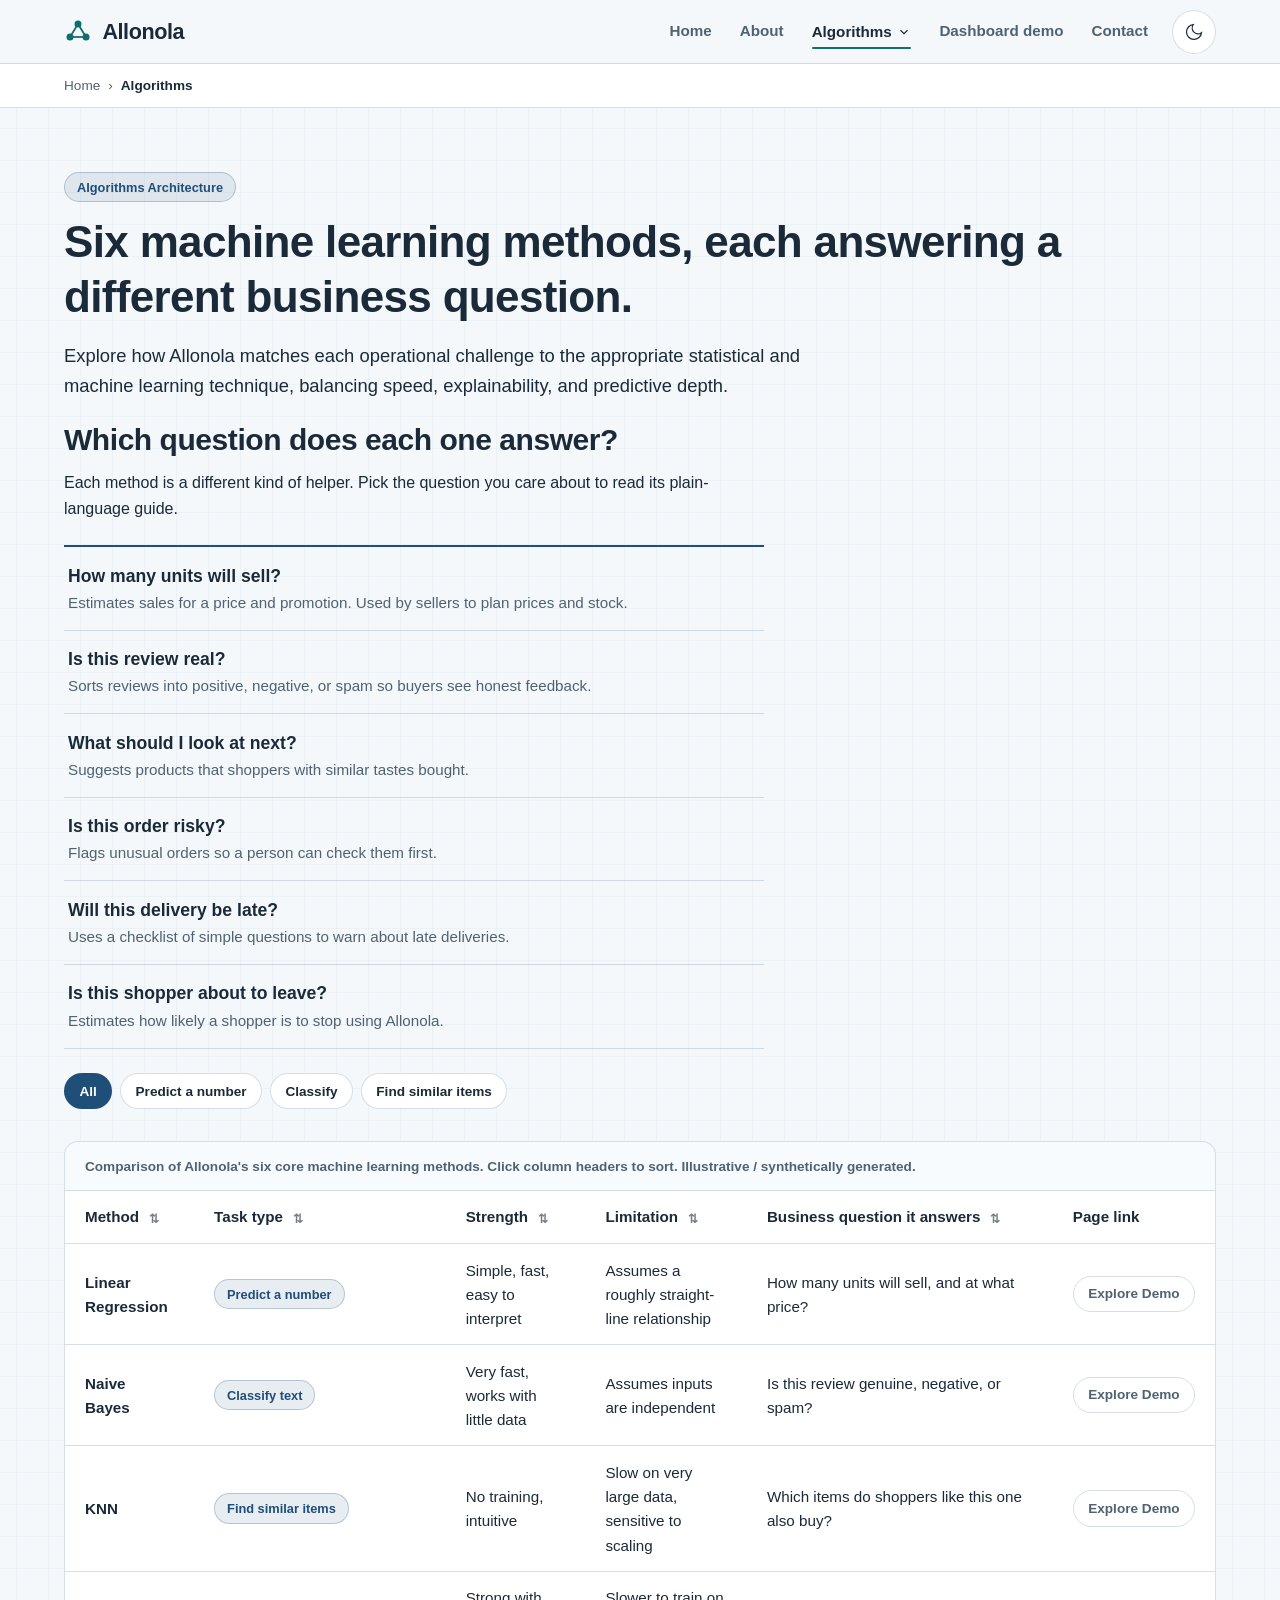
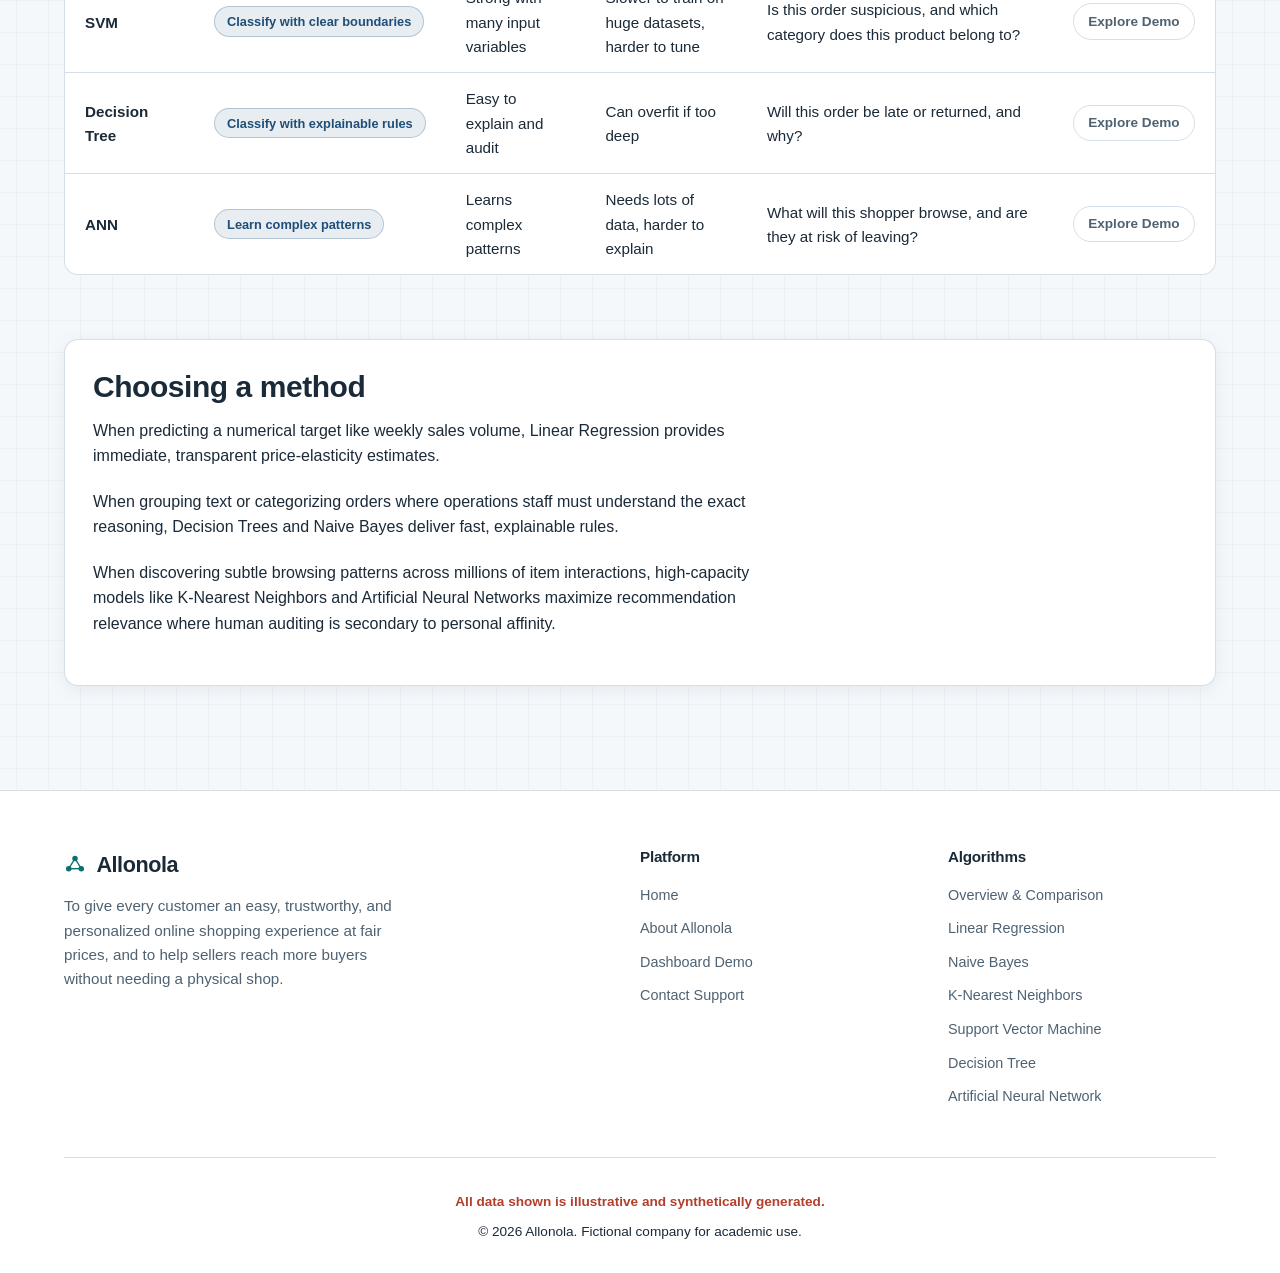
<file: algorithms.html>
<!DOCTYPE html>
<html lang="en" data-theme="dark">
<head>
  <meta charset="UTF-8">
  <meta name="viewport" content="width=device-width, initial-scale=1.0">
  <title>Algorithms Overview | Allonola</title>
  <meta name="description" content="Comparison matrix and filtering guide for the six core machine learning algorithms powering Allonola's online marketplace.">
  <link rel="stylesheet" href="css/fonts.css">
  <link rel="stylesheet" href="css/base.css">
  <link rel="stylesheet" href="css/layout.css">
  <link rel="stylesheet" href="css/components.css">
  <link rel="stylesheet" href="css/plain.css">
  <link rel="stylesheet" href="css/algorithm.css">
  <style>
    .filter-btn-group {
      display: flex;
      flex-wrap: wrap;
      gap: 0.5rem;
      margin: 1.5rem 0 2rem;
    }
    .sortable-th {
      cursor: pointer;
      user-select: none;
      transition: background-color var(--transition-speed) ease;
    }
    .sortable-th:hover {
      background: rgba(74, 159, 216, 0.15) !important;
    }
    .sort-icon {
      display: inline-block;
      margin-left: 0.35rem;
      vertical-align: middle;
      font-size: 0.75rem;
      opacity: 0.6;
    }
  </style>
</head>
<body data-page="algorithms">
  <a href="#main-content" class="skip-link">Skip to main content</a>

  <!-- Header -->
  <header class="site-header">
    <div class="container header-inner">
      <a href="index.html" class="site-logo" aria-label="Allonola Home">
        <svg class="logo-icon" width="28" height="28" viewBox="0 0 28 28" fill="none" aria-hidden="true">
          <circle cx="6" cy="20" r="3.5" fill="currentColor" />
          <circle cx="22" cy="20" r="3.5" fill="currentColor" />
          <circle cx="14" cy="7" r="3.5" fill="currentColor" />
          <line x1="6" y1="20" x2="14" y2="7" stroke="currentColor" stroke-width="1.75" />
          <line x1="14" y1="7" x2="22" y2="20" stroke="currentColor" stroke-width="1.75" />
          <line x1="6" y1="20" x2="22" y2="20" stroke="currentColor" stroke-width="1.75" />
        </svg>
        <span>Allonola</span>
      </a>

      <nav class="nav-desktop" aria-label="Primary navigation">
        <a href="index.html" class="nav-link">Home</a>
        <a href="about.html" class="nav-link">About</a>
        <div class="nav-dropdown">
          <button type="button" class="nav-link nav-dropdown-toggle nav-link--active" aria-expanded="false" aria-haspopup="true">
            <span>Algorithms</span>
            <svg width="14" height="14" viewBox="0 0 24 24" fill="none" stroke="currentColor" stroke-width="2" aria-hidden="true">
              <polyline points="6 9 12 15 18 9"></polyline>
            </svg>
          </button>
          <div class="nav-dropdown-menu" role="menu">
            <a href="algorithms.html" class="nav-dropdown-item" role="menuitem">
              <span class="nav-dropdown-title">Overview & Comparison</span>
              <span class="nav-dropdown-desc">Compare all six ML approaches</span>
            </a>
            <a href="algo-linear-regression.html" class="nav-dropdown-item" role="menuitem">
              <span class="nav-dropdown-title">Linear Regression</span>
              <span class="nav-dropdown-desc">Demand forecasting & price elasticity</span>
            </a>
            <a href="algo-naive-bayes.html" class="nav-dropdown-item" role="menuitem">
              <span class="nav-dropdown-title">Naive Bayes</span>
              <span class="nav-dropdown-desc">Sentiment & fake review filtering</span>
            </a>
            <a href="algo-knn.html" class="nav-dropdown-item" role="menuitem">
              <span class="nav-dropdown-title">K-Nearest Neighbors</span>
              <span class="nav-dropdown-desc">Collaborative recommendations</span>
            </a>
            <a href="algo-svm.html" class="nav-dropdown-item" role="menuitem">
              <span class="nav-dropdown-title">Support Vector Machine</span>
              <span class="nav-dropdown-desc">Order fraud & auto-categorization</span>
            </a>
            <a href="algo-decision-tree.html" class="nav-dropdown-item" role="menuitem">
              <span class="nav-dropdown-title">Decision Tree</span>
              <span class="nav-dropdown-desc">Delivery risk & return rules</span>
            </a>
            <a href="algo-ann.html" class="nav-dropdown-item" role="menuitem">
              <span class="nav-dropdown-title">Artificial Neural Network</span>
              <span class="nav-dropdown-desc">Personalization & shopper churn</span>
            </a>
          </div>
        </div>
        <a href="dashboard.html" class="nav-link">Dashboard demo</a>
        <a href="contact.html" class="nav-link">Contact</a>
      </nav>

      <div class="header-actions">
        <button type="button" id="theme-toggle" class="btn-icon" aria-label="Switch to light theme" title="Switch to light theme">
          <svg class="theme-icon-sun" width="20" height="20" viewBox="0 0 24 24" fill="none" stroke="currentColor" stroke-width="1.5" aria-hidden="true">
            <circle cx="12" cy="12" r="5"></circle>
            <line x1="12" y1="1" x2="12" y2="3"></line>
            <line x1="12" y1="21" x2="12" y2="23"></line>
            <line x1="4.22" y1="4.22" x2="5.64" y2="5.64"></line>
            <line x1="18.36" y1="18.36" x2="19.78" y2="19.78"></line>
            <line x1="1" y1="12" x2="3" y2="12"></line>
            <line x1="21" y1="12" x2="23" y2="12"></line>
            <line x1="4.22" y1="19.78" x2="5.64" y2="18.36"></line>
            <line x1="18.36" y1="5.64" x2="19.78" y2="4.22"></line>
          </svg>
          <svg class="theme-icon-moon" width="20" height="20" viewBox="0 0 24 24" fill="none" stroke="currentColor" stroke-width="1.5" style="display:none;" aria-hidden="true">
            <path d="M21 12.79A9 9 0 1 1 11.21 3 7 7 0 0 0 21 12.79z"></path>
          </svg>
        </button>

        <button type="button" id="hamburger-btn" class="btn-icon hamburger-btn" aria-label="Open mobile menu" aria-expanded="false" aria-controls="nav-drawer">
          <svg width="22" height="22" viewBox="0 0 24 24" fill="none" stroke="currentColor" stroke-width="2" aria-hidden="true">
            <line x1="3" y1="12" x2="21" y2="12"></line>
            <line x1="3" y1="6" x2="21" y2="6"></line>
            <line x1="3" y1="18" x2="21" y2="18"></line>
          </svg>
        </button>
      </div>
    </div>
  </header>

  <!-- Mobile Drawer -->
  <div id="nav-backdrop" class="nav-backdrop"></div>
  <aside id="nav-drawer" class="nav-drawer" aria-label="Mobile navigation">
    <div style="display: flex; justify-content: space-between; align-items: center;">
      <span class="site-logo">
        <svg class="logo-icon" width="24" height="24" viewBox="0 0 28 28" fill="none" aria-hidden="true">
          <circle cx="6" cy="20" r="3.5" fill="currentColor" />
          <circle cx="22" cy="20" r="3.5" fill="currentColor" />
          <circle cx="14" cy="7" r="3.5" fill="currentColor" />
          <line x1="6" y1="20" x2="14" y2="7" stroke="currentColor" stroke-width="1.75" />
          <line x1="14" y1="7" x2="22" y2="20" stroke="currentColor" stroke-width="1.75" />
          <line x1="6" y1="20" x2="22" y2="20" stroke="currentColor" stroke-width="1.75" />
        </svg>
        <span>Allonola</span>
      </span>
    </div>
    <ul class="nav-mobile-list">
      <li><a href="index.html" class="mobile-nav-link">Home</a></li>
      <li><a href="about.html" class="mobile-nav-link">About</a></li>
      <li>
        <button type="button" id="algo-accordion-btn" class="mobile-accordion-btn" aria-expanded="false">
          <span>Algorithms</span>
          <svg width="16" height="16" viewBox="0 0 24 24" fill="none" stroke="currentColor" stroke-width="2" aria-hidden="true">
            <polyline points="6 9 12 15 18 9"></polyline>
          </svg>
        </button>
        <ul id="algo-accordion-menu" class="mobile-sublist" hidden>
          <li><a href="algorithms.html" class="mobile-sublink">Overview & Comparison</a></li>
          <li><a href="algo-linear-regression.html" class="mobile-sublink">Linear Regression</a></li>
          <li><a href="algo-naive-bayes.html" class="mobile-sublink">Naive Bayes</a></li>
          <li><a href="algo-knn.html" class="mobile-sublink">K-Nearest Neighbors</a></li>
          <li><a href="algo-svm.html" class="mobile-sublink">Support Vector Machine</a></li>
          <li><a href="algo-decision-tree.html" class="mobile-sublink">Decision Tree</a></li>
          <li><a href="algo-ann.html" class="mobile-sublink">Artificial Neural Network</a></li>
        </ul>
      </li>
      <li><a href="dashboard.html" class="mobile-nav-link">Dashboard demo</a></li>
      <li><a href="contact.html" class="mobile-nav-link">Contact</a></li>
    </ul>
  </aside>

  <!-- Breadcrumbs -->
  <nav class="breadcrumbs-bar" aria-label="Breadcrumbs">
    <div class="container">
      <ol class="breadcrumbs-list">
        <li class="breadcrumb-item"><a href="index.html">Home</a></li>
        <li class="breadcrumb-separator" aria-hidden="true">›</li>
        <li class="breadcrumb-item breadcrumb-item--current" aria-current="page">Algorithms</li>
      </ol>
    </div>
  </nav>

  <main id="main-content" class="section">
    <div class="container">
      <div class="content-reading">
        <div class="pill pill--teal" style="margin-bottom: 0.75rem;">Algorithms Architecture</div>
        <h1>Six machine learning methods, each answering a different business question.</h1>
        <p class="lead">
          Explore how Allonola matches each operational challenge to the appropriate statistical and machine learning technique, balancing speed, explainability, and predictive depth.
        </p>
      </div>

            <!-- Plain-language overview -->
      <section class="content-reading" aria-labelledby="plain-overview">
        <h2 id="plain-overview">Which question does each one answer?</h2>
        <p>Each method is a different kind of helper. Pick the question you care about to read its plain-language guide.</p>
        <ul class="plain-questions">
          <li><a href="algo-linear-regression.html"><strong>How many units will sell?</strong><span>Estimates sales for a price and promotion. Used by sellers to plan prices and stock.</span></a></li>
          <li><a href="algo-naive-bayes.html"><strong>Is this review real?</strong><span>Sorts reviews into positive, negative, or spam so buyers see honest feedback.</span></a></li>
          <li><a href="algo-knn.html"><strong>What should I look at next?</strong><span>Suggests products that shoppers with similar tastes bought.</span></a></li>
          <li><a href="algo-svm.html"><strong>Is this order risky?</strong><span>Flags unusual orders so a person can check them first.</span></a></li>
          <li><a href="algo-decision-tree.html"><strong>Will this delivery be late?</strong><span>Uses a checklist of simple questions to warn about late deliveries.</span></a></li>
          <li><a href="algo-ann.html"><strong>Is this shopper about to leave?</strong><span>Estimates how likely a shopper is to stop using Allonola.</span></a></li>
        </ul>
      </section>

      <!-- Filter Buttons -->
      <div class="filter-btn-group" role="group" aria-label="Filter algorithms by task type">
        <button type="button" class="btn btn--primary btn--small filter-btn active" data-filter="all">All</button>
        <button type="button" class="btn btn--secondary btn--small filter-btn" data-filter="predict">Predict a number</button>
        <button type="button" class="btn btn--secondary btn--small filter-btn" data-filter="classify">Classify</button>
        <button type="button" class="btn btn--secondary btn--small filter-btn" data-filter="similar">Find similar items</button>
      </div>

      <!-- Comparison Table -->
      <div class="table-responsive-wrapper" tabindex="0" role="region" aria-label="Machine learning algorithm comparison table">
        <table class="data-table" id="algo-comparison-table">
          <caption>Comparison of Allonola's six core machine learning methods. Click column headers to sort. Illustrative / synthetically generated.</caption>
          <thead>
            <tr>
              <th scope="col" class="sortable-th" data-col="0">Method <span class="sort-icon" aria-hidden="true">⇅</span></th>
              <th scope="col" class="sortable-th" data-col="1">Task type <span class="sort-icon" aria-hidden="true">⇅</span></th>
              <th scope="col" class="sortable-th" data-col="2">Strength <span class="sort-icon" aria-hidden="true">⇅</span></th>
              <th scope="col" class="sortable-th" data-col="3">Limitation <span class="sort-icon" aria-hidden="true">⇅</span></th>
              <th scope="col" class="sortable-th" data-col="4">Business question it answers <span class="sort-icon" aria-hidden="true">⇅</span></th>
              <th scope="col">Page link</th>
            </tr>
          </thead>
          <tbody>
            <tr data-category="predict">
              <th scope="row">Linear Regression</th>
              <td><span class="pill">Predict a number</span></td>
              <td>Simple, fast, easy to interpret</td>
              <td>Assumes a roughly straight-line relationship</td>
              <td>How many units will sell, and at what price?</td>
              <td><a href="algo-linear-regression.html" class="btn btn--subtle btn--small">Explore Demo</a></td>
            </tr>
            <tr data-category="classify">
              <th scope="row">Naive Bayes</th>
              <td><span class="pill pill--teal">Classify text</span></td>
              <td>Very fast, works with little data</td>
              <td>Assumes inputs are independent</td>
              <td>Is this review genuine, negative, or spam?</td>
              <td><a href="algo-naive-bayes.html" class="btn btn--subtle btn--small">Explore Demo</a></td>
            </tr>
            <tr data-category="similar">
              <th scope="row">KNN</th>
              <td><span class="pill">Find similar items</span></td>
              <td>No training, intuitive</td>
              <td>Slow on very large data, sensitive to scaling</td>
              <td>Which items do shoppers like this one also buy?</td>
              <td><a href="algo-knn.html" class="btn btn--subtle btn--small">Explore Demo</a></td>
            </tr>
            <tr data-category="classify">
              <th scope="row">SVM</th>
              <td><span class="pill pill--coral">Classify with clear boundaries</span></td>
              <td>Strong with many input variables</td>
              <td>Slower to train on huge datasets, harder to tune</td>
              <td>Is this order suspicious, and which category does this product belong to?</td>
              <td><a href="algo-svm.html" class="btn btn--subtle btn--small">Explore Demo</a></td>
            </tr>
            <tr data-category="classify">
              <th scope="row">Decision Tree</th>
              <td><span class="pill">Classify with explainable rules</span></td>
              <td>Easy to explain and audit</td>
              <td>Can overfit if too deep</td>
              <td>Will this order be late or returned, and why?</td>
              <td><a href="algo-decision-tree.html" class="btn btn--subtle btn--small">Explore Demo</a></td>
            </tr>
            <tr data-category="classify">
              <th scope="row">ANN</th>
              <td><span class="pill pill--teal">Learn complex patterns</span></td>
              <td>Learns complex patterns</td>
              <td>Needs lots of data, harder to explain</td>
              <td>What will this shopper browse, and are they at risk of leaving?</td>
              <td><a href="algo-ann.html" class="btn btn--subtle btn--small">Explore Demo</a></td>
            </tr>
          </tbody>
        </table>
      </div>

      <!-- d) Choosing a Method Guide -->
      <section class="section section--compact">
        <div class="card card--solid content-reading">
          <h2>Choosing a method</h2>
          <p>
            When predicting a numerical target like weekly sales volume, Linear Regression provides immediate, transparent price-elasticity estimates.
          </p>
          <p>
            When grouping text or categorizing orders where operations staff must understand the exact reasoning, Decision Trees and Naive Bayes deliver fast, explainable rules.
          </p>
          <p>
            When discovering subtle browsing patterns across millions of item interactions, high-capacity models like K-Nearest Neighbors and Artificial Neural Networks maximize recommendation relevance where human auditing is secondary to personal affinity.
          </p>
        </div>
      </section>
    </div>
  </main>

  <!-- Global Footer -->
  <footer class="site-footer">
    <div class="container">
      <div class="footer-top">
        <div class="footer-brand">
          <span class="site-logo">
            <svg class="logo-icon" width="22" height="22" viewBox="0 0 28 28" fill="none" aria-hidden="true">
              <circle cx="6" cy="20" r="3.5" fill="currentColor" />
              <circle cx="22" cy="20" r="3.5" fill="currentColor" />
              <circle cx="14" cy="7" r="3.5" fill="currentColor" />
              <line x1="6" y1="20" x2="14" y2="7" stroke="currentColor" stroke-width="1.75" />
              <line x1="14" y1="7" x2="22" y2="20" stroke="currentColor" stroke-width="1.75" />
              <line x1="6" y1="20" x2="22" y2="20" stroke="currentColor" stroke-width="1.75" />
            </svg>
            <span>Allonola</span>
          </span>
          <p>
            To give every customer an easy, trustworthy, and personalized online shopping experience at fair prices, and to help sellers reach more buyers without needing a physical shop.
          </p>
        </div>

        <div class="footer-col">
          <h4>Platform</h4>
          <ul class="footer-links">
            <li><a href="index.html" class="footer-link">Home</a></li>
            <li><a href="about.html" class="footer-link">About Allonola</a></li>
            <li><a href="dashboard.html" class="footer-link">Dashboard Demo</a></li>
            <li><a href="contact.html" class="footer-link">Contact Support</a></li>
          </ul>
        </div>

        <div class="footer-col">
          <h4>Algorithms</h4>
          <ul class="footer-links">
            <li><a href="algorithms.html" class="footer-link">Overview &amp; Comparison</a></li>
            <li><a href="algo-linear-regression.html" class="footer-link">Linear Regression</a></li>
            <li><a href="algo-naive-bayes.html" class="footer-link">Naive Bayes</a></li>
            <li><a href="algo-knn.html" class="footer-link">K-Nearest Neighbors</a></li>
            <li><a href="algo-svm.html" class="footer-link">Support Vector Machine</a></li>
            <li><a href="algo-decision-tree.html" class="footer-link">Decision Tree</a></li>
            <li><a href="algo-ann.html" class="footer-link">Artificial Neural Network</a></li>
          </ul>
        </div>
      </div>

      <div class="footer-bottom">
        <p class="disclaimer-badge">All data shown is illustrative and synthetically generated.</p>
        <p>&copy; 2026 Allonola. Fictional company for academic use.</p>
      </div>
    </div>
  </footer>

  <script defer src="js/data.js"></script>
  <script defer src="js/app.js"></script>
  <script defer src="js/charts.js"></script>
  <script defer src="js/table.js"></script>
  <script defer>
    // In-page filtering and table column sorting
    document.addEventListener("DOMContentLoaded", function () {
      const filterButtons = document.querySelectorAll(".filter-btn");
      const tableRows = document.querySelectorAll("#algo-comparison-table tbody tr");

      filterButtons.forEach((btn) => {
        btn.addEventListener("click", () => {
          filterButtons.forEach((b) => {
            b.classList.remove("btn--primary", "active");
            b.classList.add("btn--secondary");
          });
          btn.classList.remove("btn--secondary");
          btn.classList.add("btn--primary", "active");

          const filter = btn.getAttribute("data-filter");
          tableRows.forEach((row) => {
            const category = row.getAttribute("data-category");
            if (filter === "all" || category === filter) {
              row.hidden = false;
            } else {
              row.hidden = true;
            }
          });
        });
      });

      // Sorting functionality
      const table = document.getElementById("algo-comparison-table");
      const headers = table.querySelectorAll(".sortable-th");
      let sortDirections = [1, 1, 1, 1, 1];

      headers.forEach((th) => {
        th.addEventListener("click", () => {
          const colIndex = parseInt(th.getAttribute("data-col"), 10);
          const tbody = table.querySelector("tbody");
          const rows = Array.from(tbody.querySelectorAll("tr"));
          const dir = sortDirections[colIndex];

          rows.sort((rowA, rowB) => {
            const cellA = (rowA.children[colIndex].textContent || "").trim();
            const cellB = (rowB.children[colIndex].textContent || "").trim();
            return cellA.localeCompare(cellB) * dir;
          });

          sortDirections[colIndex] *= -1;
          rows.forEach((r) => tbody.appendChild(r));
        });
      });
    });
  </script>
</body>
</html>
</file>
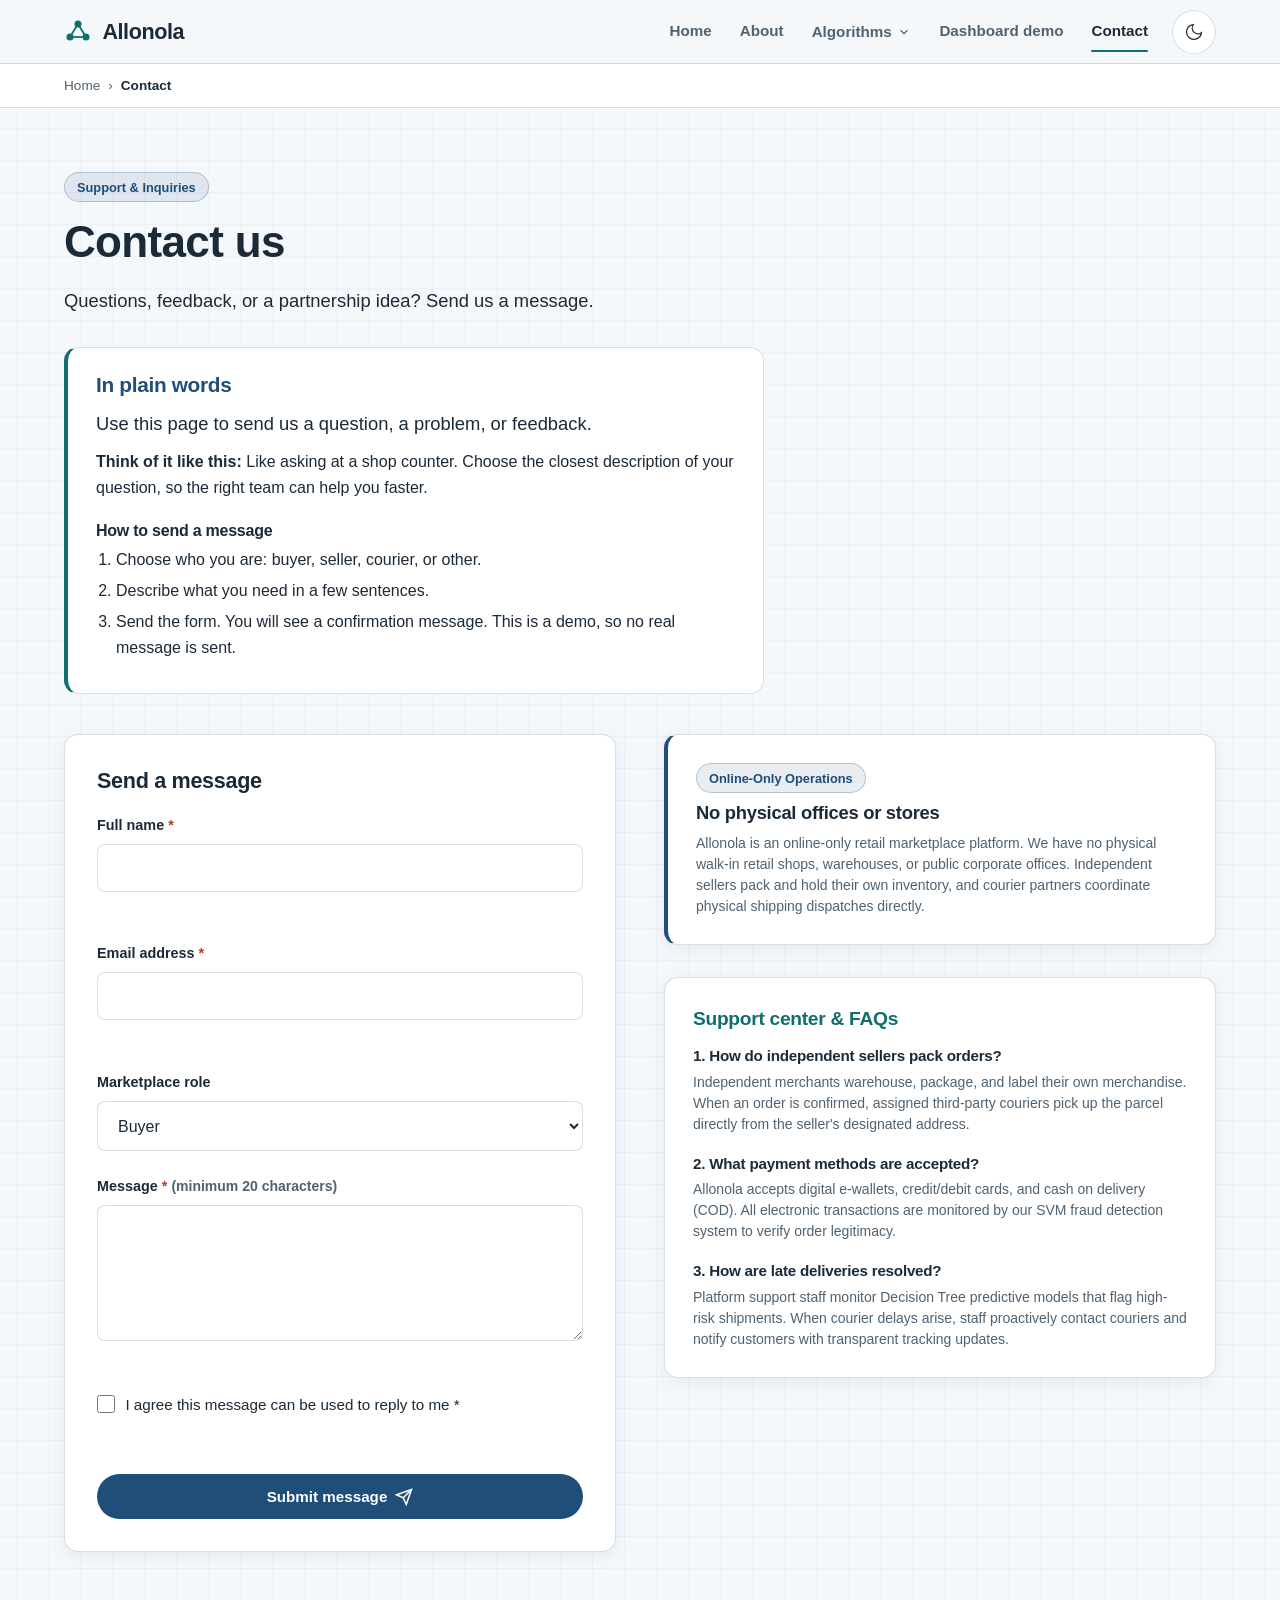
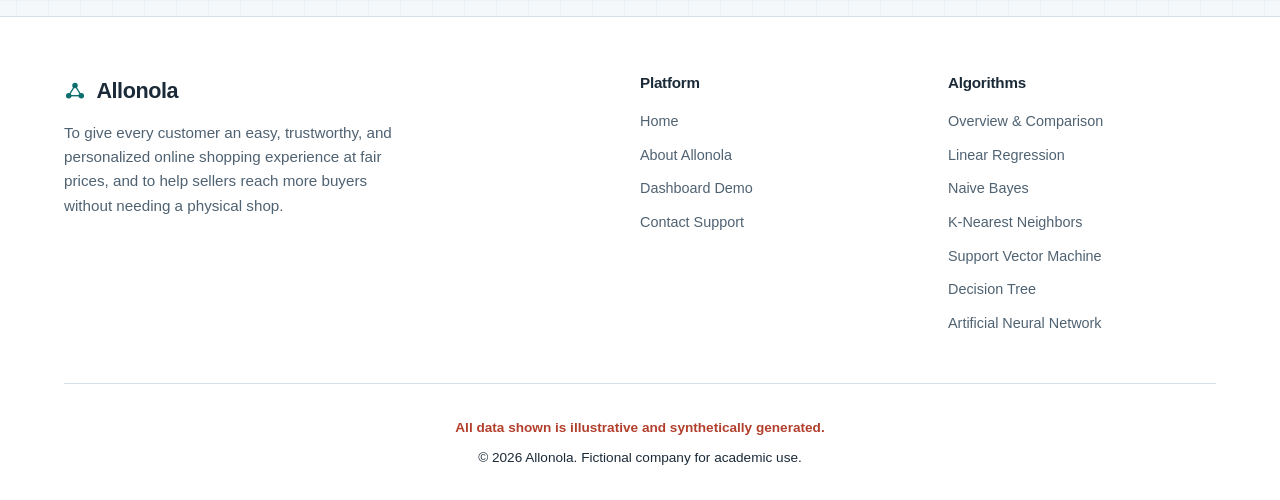
<file: contact.html>
<!DOCTYPE html>
<html lang="en" data-theme="dark">
<head>
  <meta charset="UTF-8">
  <meta name="viewport" content="width=device-width, initial-scale=1.0">
  <title>Contact | Allonola</title>
  <meta name="description" content="Get in touch with Allonola support, read frequently asked questions, or inquire about merchant and courier partnerships.">
  <link rel="stylesheet" href="css/fonts.css">
  <link rel="stylesheet" href="css/base.css">
  <link rel="stylesheet" href="css/layout.css">
  <link rel="stylesheet" href="css/components.css">
  <link rel="stylesheet" href="css/plain.css">
</head>
<body data-page="contact">
  <a href="#main-content" class="skip-link">Skip to main content</a>

  <!-- Header -->
  <header class="site-header">
    <div class="container header-inner">
      <a href="index.html" class="site-logo" aria-label="Allonola Home">
        <svg class="logo-icon" width="28" height="28" viewBox="0 0 28 28" fill="none" aria-hidden="true">
          <circle cx="6" cy="20" r="3.5" fill="currentColor" />
          <circle cx="22" cy="20" r="3.5" fill="currentColor" />
          <circle cx="14" cy="7" r="3.5" fill="currentColor" />
          <line x1="6" y1="20" x2="14" y2="7" stroke="currentColor" stroke-width="1.75" />
          <line x1="14" y1="7" x2="22" y2="20" stroke="currentColor" stroke-width="1.75" />
          <line x1="6" y1="20" x2="22" y2="20" stroke="currentColor" stroke-width="1.75" />
        </svg>
        <span>Allonola</span>
      </a>

      <nav class="nav-desktop" aria-label="Primary navigation">
        <a href="index.html" class="nav-link">Home</a>
        <a href="about.html" class="nav-link">About</a>
        <div class="nav-dropdown">
          <button type="button" class="nav-link nav-dropdown-toggle" aria-expanded="false" aria-haspopup="true">
            <span>Algorithms</span>
            <svg width="14" height="14" viewBox="0 0 24 24" fill="none" stroke="currentColor" stroke-width="2" aria-hidden="true">
              <polyline points="6 9 12 15 18 9"></polyline>
            </svg>
          </button>
          <div class="nav-dropdown-menu" role="menu">
            <a href="algorithms.html" class="nav-dropdown-item" role="menuitem">
              <span class="nav-dropdown-title">Overview & Comparison</span>
              <span class="nav-dropdown-desc">Compare all six ML approaches</span>
            </a>
            <a href="algo-linear-regression.html" class="nav-dropdown-item" role="menuitem">
              <span class="nav-dropdown-title">Linear Regression</span>
              <span class="nav-dropdown-desc">Demand forecasting & price elasticity</span>
            </a>
            <a href="algo-naive-bayes.html" class="nav-dropdown-item" role="menuitem">
              <span class="nav-dropdown-title">Naive Bayes</span>
              <span class="nav-dropdown-desc">Sentiment & fake review filtering</span>
            </a>
            <a href="algo-knn.html" class="nav-dropdown-item" role="menuitem">
              <span class="nav-dropdown-title">K-Nearest Neighbors</span>
              <span class="nav-dropdown-desc">Collaborative recommendations</span>
            </a>
            <a href="algo-svm.html" class="nav-dropdown-item" role="menuitem">
              <span class="nav-dropdown-title">Support Vector Machine</span>
              <span class="nav-dropdown-desc">Order fraud & auto-categorization</span>
            </a>
            <a href="algo-decision-tree.html" class="nav-dropdown-item" role="menuitem">
              <span class="nav-dropdown-title">Decision Tree</span>
              <span class="nav-dropdown-desc">Delivery risk & return rules</span>
            </a>
            <a href="algo-ann.html" class="nav-dropdown-item" role="menuitem">
              <span class="nav-dropdown-title">Artificial Neural Network</span>
              <span class="nav-dropdown-desc">Personalization & shopper churn</span>
            </a>
          </div>
        </div>
        <a href="dashboard.html" class="nav-link">Dashboard demo</a>
        <a href="contact.html" class="nav-link nav-link--active">Contact</a>
      </nav>

      <div class="header-actions">
        <button type="button" id="theme-toggle" class="btn-icon" aria-label="Switch to light theme" title="Switch to light theme">
          <svg class="theme-icon-sun" width="20" height="20" viewBox="0 0 24 24" fill="none" stroke="currentColor" stroke-width="1.5" aria-hidden="true">
            <circle cx="12" cy="12" r="5"></circle>
            <line x1="12" y1="1" x2="12" y2="3"></line>
            <line x1="12" y1="21" x2="12" y2="23"></line>
            <line x1="4.22" y1="4.22" x2="5.64" y2="5.64"></line>
            <line x1="18.36" y1="18.36" x2="19.78" y2="19.78"></line>
            <line x1="1" y1="12" x2="3" y2="12"></line>
            <line x1="21" y1="12" x2="23" y2="12"></line>
            <line x1="4.22" y1="19.78" x2="5.64" y2="18.36"></line>
            <line x1="18.36" y1="5.64" x2="19.78" y2="4.22"></line>
          </svg>
          <svg class="theme-icon-moon" width="20" height="20" viewBox="0 0 24 24" fill="none" stroke="currentColor" stroke-width="1.5" style="display:none;" aria-hidden="true">
            <path d="M21 12.79A9 9 0 1 1 11.21 3 7 7 0 0 0 21 12.79z"></path>
          </svg>
        </button>

        <button type="button" id="hamburger-btn" class="btn-icon hamburger-btn" aria-label="Open mobile menu" aria-expanded="false" aria-controls="nav-drawer">
          <svg width="22" height="22" viewBox="0 0 24 24" fill="none" stroke="currentColor" stroke-width="2" aria-hidden="true">
            <line x1="3" y1="12" x2="21" y2="12"></line>
            <line x1="3" y1="6" x2="21" y2="6"></line>
            <line x1="3" y1="18" x2="21" y2="18"></line>
          </svg>
        </button>
      </div>
    </div>
  </header>

  <!-- Mobile Drawer -->
  <div id="nav-backdrop" class="nav-backdrop"></div>
  <aside id="nav-drawer" class="nav-drawer" aria-label="Mobile navigation">
    <div style="display: flex; justify-content: space-between; align-items: center;">
      <span class="site-logo">
        <svg class="logo-icon" width="24" height="24" viewBox="0 0 28 28" fill="none" aria-hidden="true">
          <circle cx="6" cy="20" r="3.5" fill="currentColor" />
          <circle cx="22" cy="20" r="3.5" fill="currentColor" />
          <circle cx="14" cy="7" r="3.5" fill="currentColor" />
          <line x1="6" y1="20" x2="14" y2="7" stroke="currentColor" stroke-width="1.75" />
          <line x1="14" y1="7" x2="22" y2="20" stroke="currentColor" stroke-width="1.75" />
          <line x1="6" y1="20" x2="22" y2="20" stroke="currentColor" stroke-width="1.75" />
        </svg>
        <span>Allonola</span>
      </span>
    </div>
    <ul class="nav-mobile-list">
      <li><a href="index.html" class="mobile-nav-link">Home</a></li>
      <li><a href="about.html" class="mobile-nav-link">About</a></li>
      <li>
        <button type="button" id="algo-accordion-btn" class="mobile-accordion-btn" aria-expanded="false">
          <span>Algorithms</span>
          <svg width="16" height="16" viewBox="0 0 24 24" fill="none" stroke="currentColor" stroke-width="2" aria-hidden="true">
            <polyline points="6 9 12 15 18 9"></polyline>
          </svg>
        </button>
        <ul id="algo-accordion-menu" class="mobile-sublist" hidden>
          <li><a href="algorithms.html" class="mobile-sublink">Overview & Comparison</a></li>
          <li><a href="algo-linear-regression.html" class="mobile-sublink">Linear Regression</a></li>
          <li><a href="algo-naive-bayes.html" class="mobile-sublink">Naive Bayes</a></li>
          <li><a href="algo-knn.html" class="mobile-sublink">K-Nearest Neighbors</a></li>
          <li><a href="algo-svm.html" class="mobile-sublink">Support Vector Machine</a></li>
          <li><a href="algo-decision-tree.html" class="mobile-sublink">Decision Tree</a></li>
          <li><a href="algo-ann.html" class="mobile-sublink">Artificial Neural Network</a></li>
        </ul>
      </li>
      <li><a href="dashboard.html" class="mobile-nav-link">Dashboard demo</a></li>
      <li><a href="contact.html" class="mobile-nav-link">Contact</a></li>
    </ul>
  </aside>

  <!-- Breadcrumbs -->
  <nav class="breadcrumbs-bar" aria-label="Breadcrumbs">
    <div class="container">
      <ol class="breadcrumbs-list">
        <li class="breadcrumb-item"><a href="index.html">Home</a></li>
        <li class="breadcrumb-separator" aria-hidden="true">›</li>
        <li class="breadcrumb-item breadcrumb-item--current" aria-current="page">Contact</li>
      </ol>
    </div>
  </nav>

  <main id="main-content" class="section">
    <div class="container">
      <div class="content-reading" style="margin-bottom: 2.5rem;">
        <div class="pill pill--teal" style="margin-bottom: 0.75rem;">Support & Inquiries</div>
        <h1>Contact us</h1>
        <p class="lead">
          Questions, feedback, or a partnership idea? Send us a message.
        </p>

        <aside class="plain-box" aria-labelledby="contact-plain">
          <h2 id="contact-plain">In plain words</h2>
          <p class="plain-box__answer">Use this page to send us a question, a problem, or feedback.</p>
          <p><strong>Think of it like this:</strong> Like asking at a shop counter. Choose the closest description of your question, so the right team can help you faster.</p>
          <h3>How to send a message</h3>
          <ol>
            <li>Choose who you are: buyer, seller, courier, or other.</li>
            <li>Describe what you need in a few sentences.</li>
            <li>Send the form. You will see a confirmation message. This is a demo, so no real message is sent.</li>
          </ol>
        </aside>
      </div>

      <div class="grid-2" style="align-items: start; gap: 3rem;">
        <!-- Left: Validated Contact Form -->
        <section class="card card--solid" style="padding: 2rem;">
          <h2 style="font-size: 1.35rem; margin-bottom: 1.25rem;">Send a message</h2>

          <!-- Accessible Error Summary -->
          <div id="contact-error-summary" class="alert-box alert-box--error" role="alert" tabindex="-1" hidden>
            <h3 style="font-size: 1rem; color: var(--coral); margin-bottom: 0.35rem;">Please address the following errors:</h3>
            <ul id="contact-error-list" style="padding-left: 1.25rem; font-size: 0.85rem; margin: 0;"></ul>
          </div>

          <!-- Accessible Confirmation Box -->
          <div id="contact-confirmation" class="alert-box alert-box--success" role="status" tabindex="-1" hidden>
            <h3 style="font-size: 1.1rem; color: var(--teal); margin-bottom: 0.35rem;">Thank you.</h3>
            <p style="font-size: 0.95rem; margin: 0; color: var(--text);">
              Thank you. This demo does not send messages; in the live system, our support team would reply within two business days.
            </p>
          </div>

          <form id="contact-form" novalidate>
            <!-- Name -->
            <div class="form-group">
              <label for="contact-name" class="form-label">
                Full name <span class="required-mark" aria-hidden="true">*</span>
              </label>
              <input type="text" id="contact-name" name="name" class="form-control" autocomplete="name" required aria-required="true" aria-describedby="contact-name-error">
              <span id="contact-name-error" class="form-error" aria-live="polite"></span>
            </div>

            <!-- Email -->
            <div class="form-group">
              <label for="contact-email" class="form-label">
                Email address <span class="required-mark" aria-hidden="true">*</span>
              </label>
              <input type="email" id="contact-email" name="email" class="form-control" autocomplete="email" required aria-required="true" aria-describedby="contact-email-error">
              <span id="contact-email-error" class="form-error" aria-live="polite"></span>
            </div>

            <!-- Role Selection -->
            <div class="form-group">
              <label for="contact-role" class="form-label">Marketplace role</label>
              <select id="contact-role" name="role" class="form-control">
                <option value="Buyer">Buyer</option>
                <option value="Seller">Seller</option>
                <option value="Courier">Courier</option>
                <option value="Other">Other</option>
              </select>
            </div>

            <!-- Message -->
            <div class="form-group">
              <label for="contact-message" class="form-label">
                Message <span class="required-mark" aria-hidden="true">*</span>
                <span class="text-small text-muted">(minimum 20 characters)</span>
              </label>
              <textarea id="contact-message" name="message" class="form-control" rows="5" required aria-required="true" aria-describedby="contact-message-error"></textarea>
              <span id="contact-message-error" class="form-error" aria-live="polite"></span>
            </div>

            <!-- Consent Checkbox -->
            <div class="form-group">
              <label class="form-checkbox-label" for="contact-consent">
                <input type="checkbox" id="contact-consent" name="consent" required aria-required="true" aria-describedby="contact-consent-error">
                <span>
                  I agree this message can be used to reply to me <span class="required-mark" aria-hidden="true">*</span>
                </span>
              </label>
              <span id="contact-consent-error" class="form-error" aria-live="polite"></span>
            </div>

            <button type="submit" class="btn btn--primary" style="width: 100%; margin-top: 0.5rem;">
              <span>Submit message</span>
              <svg width="18" height="18" viewBox="0 0 24 24" fill="none" stroke="currentColor" stroke-width="2" aria-hidden="true">
                <line x1="22" y1="2" x2="11" y2="13"></line>
                <polygon points="22 2 15 22 11 13 2 9 22 2"></polygon>
              </svg>
            </button>
          </form>
        </section>

        <!-- Right: Support Center & Physical Facility Notice -->
        <aside>
          <!-- Physical Footprint Disclaimer Card -->
          <div class="card card--solid" style="border-left: 4px solid var(--primary); margin-bottom: 2rem;">
            <div class="pill" style="margin-bottom: 0.5rem;">Online-Only Operations</div>
            <h3 style="font-size: 1.15rem;">No physical offices or stores</h3>
            <p class="text-small text-muted" style="margin: 0;">
              Allonola is an online-only retail marketplace platform. We have no physical walk-in retail shops, warehouses, or public corporate offices. Independent sellers pack and hold their own inventory, and courier partners coordinate physical shipping dispatches directly.
            </p>
          </div>

          <!-- Support Center FAQ -->
          <div id="support" class="card card--solid">
            <h3 style="font-size: 1.2rem; margin-bottom: 1rem; color: var(--teal);">Support center & FAQs</h3>

            <div style="display: flex; flex-direction: column; gap: 1.25rem;">
              <div>
                <h4 style="font-size: 0.95rem; font-weight: 700; margin-bottom: 0.35rem;">
                  1. How do independent sellers pack orders?
                </h4>
                <p class="text-small text-muted" style="margin: 0;">
                  Independent merchants warehouse, package, and label their own merchandise. When an order is confirmed, assigned third-party couriers pick up the parcel directly from the seller's designated address.
                </p>
              </div>

              <div>
                <h4 style="font-size: 0.95rem; font-weight: 700; margin-bottom: 0.35rem;">
                  2. What payment methods are accepted?
                </h4>
                <p class="text-small text-muted" style="margin: 0;">
                  Allonola accepts digital e-wallets, credit/debit cards, and cash on delivery (COD). All electronic transactions are monitored by our SVM fraud detection system to verify order legitimacy.
                </p>
              </div>

              <div>
                <h4 style="font-size: 0.95rem; font-weight: 700; margin-bottom: 0.35rem;">
                  3. How are late deliveries resolved?
                </h4>
                <p class="text-small text-muted" style="margin: 0;">
                  Platform support staff monitor Decision Tree predictive models that flag high-risk shipments. When courier delays arise, staff proactively contact couriers and notify customers with transparent tracking updates.
                </p>
              </div>
            </div>
          </div>
        </aside>
      </div>
    </div>
  </main>

  <!-- Global Footer -->
  <footer class="site-footer">
    <div class="container">
      <div class="footer-top">
        <div class="footer-brand">
          <span class="site-logo">
            <svg class="logo-icon" width="22" height="22" viewBox="0 0 28 28" fill="none" aria-hidden="true">
              <circle cx="6" cy="20" r="3.5" fill="currentColor" />
              <circle cx="22" cy="20" r="3.5" fill="currentColor" />
              <circle cx="14" cy="7" r="3.5" fill="currentColor" />
              <line x1="6" y1="20" x2="14" y2="7" stroke="currentColor" stroke-width="1.75" />
              <line x1="14" y1="7" x2="22" y2="20" stroke="currentColor" stroke-width="1.75" />
              <line x1="6" y1="20" x2="22" y2="20" stroke="currentColor" stroke-width="1.75" />
            </svg>
            <span>Allonola</span>
          </span>
          <p>
            To give every customer an easy, trustworthy, and personalized online shopping experience at fair prices, and to help sellers reach more buyers without needing a physical shop.
          </p>
        </div>

        <div class="footer-col">
          <h4>Platform</h4>
          <ul class="footer-links">
            <li><a href="index.html" class="footer-link">Home</a></li>
            <li><a href="about.html" class="footer-link">About Allonola</a></li>
            <li><a href="dashboard.html" class="footer-link">Dashboard Demo</a></li>
            <li><a href="contact.html" class="footer-link">Contact Support</a></li>
          </ul>
        </div>

        <div class="footer-col">
          <h4>Algorithms</h4>
          <ul class="footer-links">
            <li><a href="algorithms.html" class="footer-link">Overview &amp; Comparison</a></li>
            <li><a href="algo-linear-regression.html" class="footer-link">Linear Regression</a></li>
            <li><a href="algo-naive-bayes.html" class="footer-link">Naive Bayes</a></li>
            <li><a href="algo-knn.html" class="footer-link">K-Nearest Neighbors</a></li>
            <li><a href="algo-svm.html" class="footer-link">Support Vector Machine</a></li>
            <li><a href="algo-decision-tree.html" class="footer-link">Decision Tree</a></li>
            <li><a href="algo-ann.html" class="footer-link">Artificial Neural Network</a></li>
          </ul>
        </div>
      </div>

      <div class="footer-bottom">
        <p class="disclaimer-badge">All data shown is illustrative and synthetically generated.</p>
        <p>&copy; 2026 Allonola. Fictional company for academic use.</p>
      </div>
    </div>
  </footer>

  <!-- Script Execution Order -->
  <script defer src="js/data.js"></script>
  <script defer src="js/app.js"></script>
  <script defer src="js/charts.js"></script>
  <script defer src="js/table.js"></script>
  <script defer>
    document.addEventListener("DOMContentLoaded", function () {
      const form = document.getElementById("contact-form");
      const nameInput = document.getElementById("contact-name");
      const emailInput = document.getElementById("contact-email");
      const messageInput = document.getElementById("contact-message");
      const consentInput = document.getElementById("contact-consent");

      const errorSummary = document.getElementById("contact-error-summary");
      const errorList = document.getElementById("contact-error-list");
      const confirmationBox = document.getElementById("contact-confirmation");

      const nameError = document.getElementById("contact-name-error");
      const emailError = document.getElementById("contact-email-error");
      const messageError = document.getElementById("contact-message-error");
      const consentError = document.getElementById("contact-consent-error");

      const emailRegex = /^[^\s@]+@[^\s@]+\.[^\s@]+$/;

      function clearErrors() {
        errorSummary.hidden = true;
        errorList.innerHTML = "";
        [nameInput, emailInput, messageInput].forEach((input) => input.classList.remove("form-control--error"));
        nameError.textContent = "";
        emailError.textContent = "";
        messageError.textContent = "";
        consentError.textContent = "";
      }

      form.addEventListener("submit", function (e) {
        e.preventDefault();
        clearErrors();

        const errors = [];

        // Validate Name
        if (!nameInput.value.trim()) {
          const msg = "Please enter your full name.";
          errors.push({ id: "contact-name", msg });
          nameInput.classList.add("form-control--error");
          nameError.textContent = msg;
        }

        // Validate Email
        const emailVal = emailInput.value.trim();
        if (!emailVal) {
          const msg = "Please enter your email address.";
          errors.push({ id: "contact-email", msg });
          emailInput.classList.add("form-control--error");
          emailError.textContent = msg;
        } else if (!emailRegex.test(emailVal)) {
          const msg = "Please enter a valid email address with an '@' and domain.";
          errors.push({ id: "contact-email", msg });
          emailInput.classList.add("form-control--error");
          emailError.textContent = msg;
        }

        // Validate Message
        const messageVal = messageInput.value.trim();
        if (!messageVal) {
          const msg = "Please enter a message.";
          errors.push({ id: "contact-message", msg });
          messageInput.classList.add("form-control--error");
          messageError.textContent = msg;
        } else if (messageVal.length < 20) {
          const msg = "Your message must be at least 20 characters long (currently " + messageVal.length + " characters).";
          errors.push({ id: "contact-message", msg });
          messageInput.classList.add("form-control--error");
          messageError.textContent = msg;
        }

        // Validate Consent Checkbox
        if (!consentInput.checked) {
          const msg = "You must agree that this message can be used to reply to you.";
          errors.push({ id: "contact-consent", msg });
          consentError.textContent = msg;
        }

        if (errors.length > 0) {
          errorSummary.hidden = false;
          errors.forEach((err) => {
            const li = document.createElement("li");
            const a = document.createElement("a");
            a.href = "#" + err.id;
            a.textContent = err.msg;
            a.style.color = "var(--coral)";
            a.addEventListener("click", (evt) => {
              evt.preventDefault();
              const el = document.getElementById(err.id);
              if (el) el.focus();
            });
            li.appendChild(a);
            errorList.appendChild(li);
          });
          errorSummary.focus();
        } else {
          // Valid submission: display confirmation message without sending data
          form.reset();
          confirmationBox.hidden = false;
          confirmationBox.focus();
        }
      });
    });
  </script>
</body>
</html>
</file>
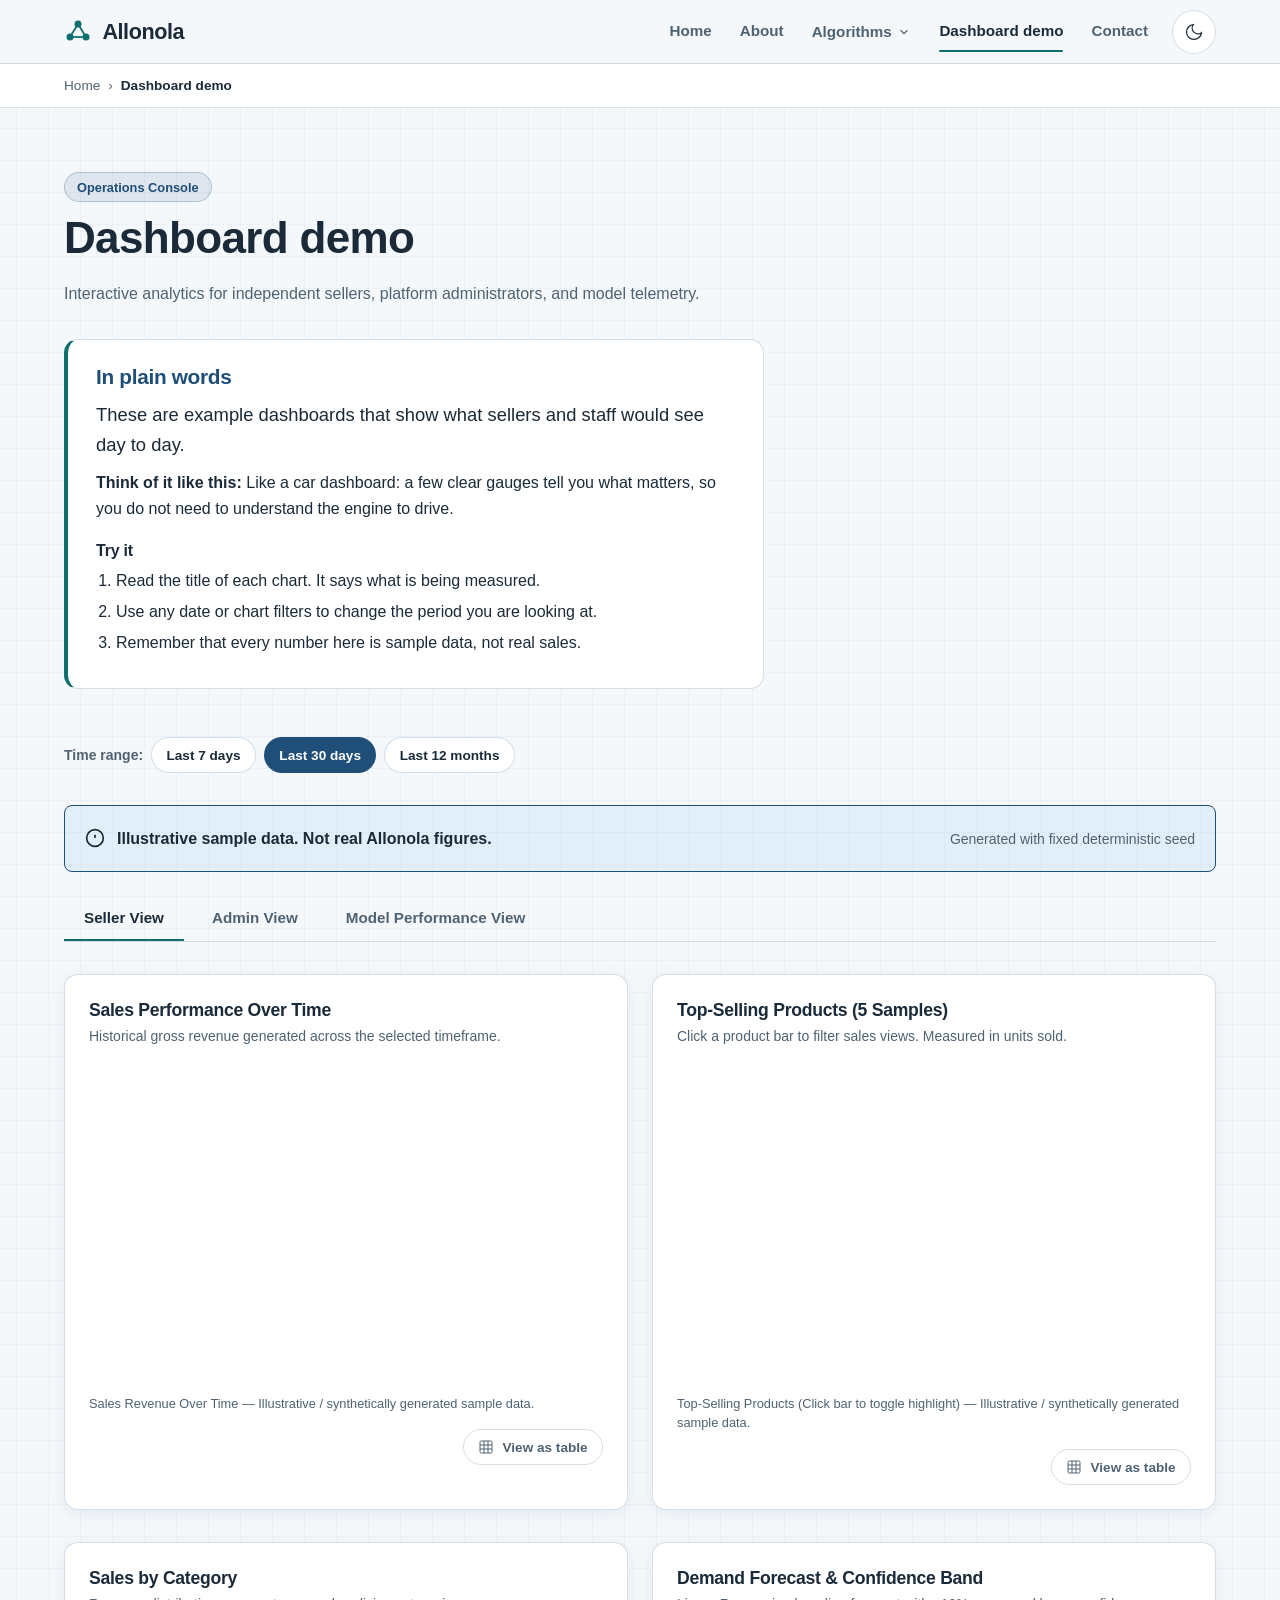
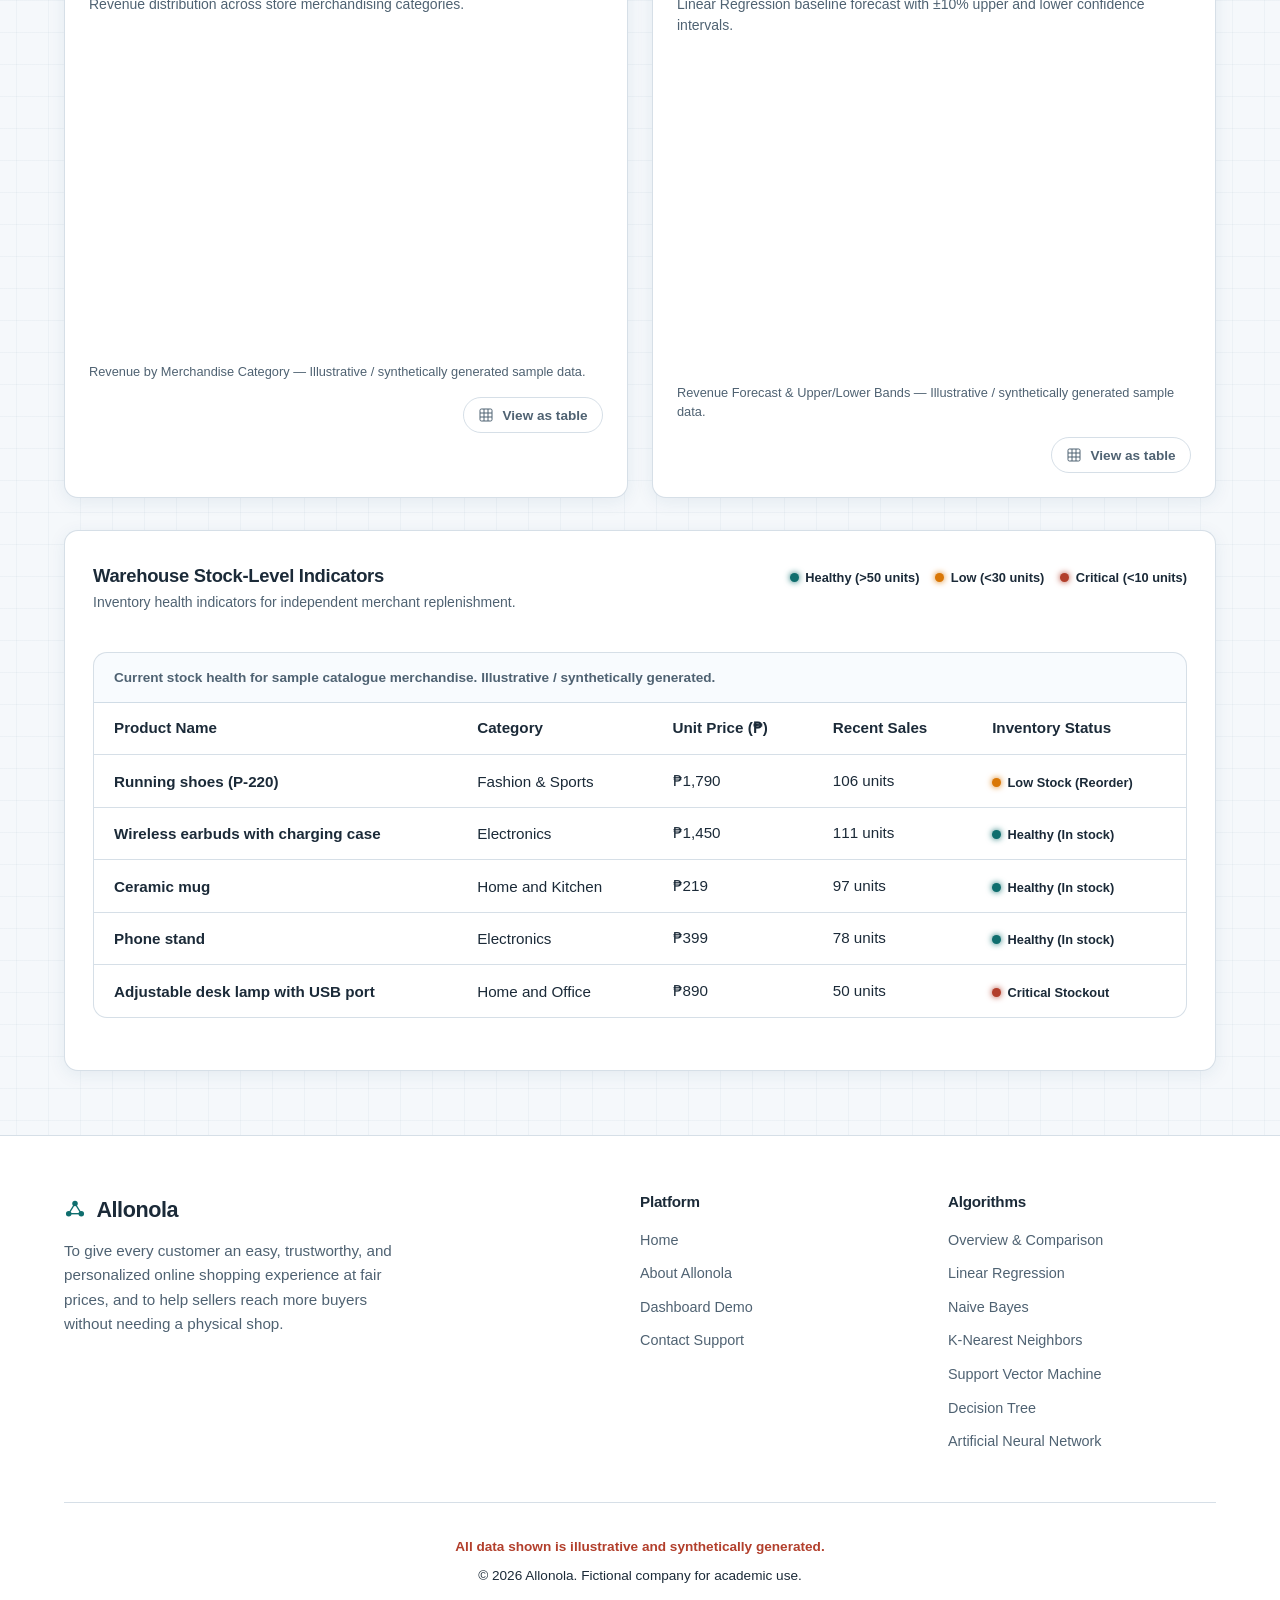
<file: dashboard.html>
<!DOCTYPE html>
<html lang="en" data-theme="dark">
<head>
  <meta charset="UTF-8">
  <meta name="viewport" content="width=device-width, initial-scale=1.0">
  <title>Dashboard Demo | Allonola</title>
  <meta name="description" content="Simulated Seller, Platform Admin, and ML Model Performance dashboards for Allonola's marketplace.">
  <link rel="stylesheet" href="css/fonts.css">
  <link rel="stylesheet" href="css/base.css">
  <link rel="stylesheet" href="css/layout.css">
  <link rel="stylesheet" href="css/components.css">
  <link rel="stylesheet" href="css/plain.css">
  <script defer src="js/chart.umd.min.js"></script>
</head>
<body data-page="dashboard">
  <a href="#main-content" class="skip-link">Skip to main content</a>

  <!-- Header -->
  <header class="site-header">
    <div class="container header-inner">
      <a href="index.html" class="site-logo" aria-label="Allonola Home">
        <svg class="logo-icon" width="28" height="28" viewBox="0 0 28 28" fill="none" aria-hidden="true">
          <circle cx="6" cy="20" r="3.5" fill="currentColor" />
          <circle cx="22" cy="20" r="3.5" fill="currentColor" />
          <circle cx="14" cy="7" r="3.5" fill="currentColor" />
          <line x1="6" y1="20" x2="14" y2="7" stroke="currentColor" stroke-width="1.75" />
          <line x1="14" y1="7" x2="22" y2="20" stroke="currentColor" stroke-width="1.75" />
          <line x1="6" y1="20" x2="22" y2="20" stroke="currentColor" stroke-width="1.75" />
        </svg>
        <span>Allonola</span>
      </a>

      <nav class="nav-desktop" aria-label="Primary navigation">
        <a href="index.html" class="nav-link">Home</a>
        <a href="about.html" class="nav-link">About</a>
        <div class="nav-dropdown">
          <button type="button" class="nav-link nav-dropdown-toggle" aria-expanded="false" aria-haspopup="true">
            <span>Algorithms</span>
            <svg width="14" height="14" viewBox="0 0 24 24" fill="none" stroke="currentColor" stroke-width="2" aria-hidden="true">
              <polyline points="6 9 12 15 18 9"></polyline>
            </svg>
          </button>
          <div class="nav-dropdown-menu" role="menu">
            <a href="algorithms.html" class="nav-dropdown-item" role="menuitem">
              <span class="nav-dropdown-title">Overview & Comparison</span>
              <span class="nav-dropdown-desc">Compare all six ML approaches</span>
            </a>
            <a href="algo-linear-regression.html" class="nav-dropdown-item" role="menuitem">
              <span class="nav-dropdown-title">Linear Regression</span>
              <span class="nav-dropdown-desc">Demand forecasting & price elasticity</span>
            </a>
            <a href="algo-naive-bayes.html" class="nav-dropdown-item" role="menuitem">
              <span class="nav-dropdown-title">Naive Bayes</span>
              <span class="nav-dropdown-desc">Sentiment & fake review filtering</span>
            </a>
            <a href="algo-knn.html" class="nav-dropdown-item" role="menuitem">
              <span class="nav-dropdown-title">K-Nearest Neighbors</span>
              <span class="nav-dropdown-desc">Collaborative recommendations</span>
            </a>
            <a href="algo-svm.html" class="nav-dropdown-item" role="menuitem">
              <span class="nav-dropdown-title">Support Vector Machine</span>
              <span class="nav-dropdown-desc">Order fraud & auto-categorization</span>
            </a>
            <a href="algo-decision-tree.html" class="nav-dropdown-item" role="menuitem">
              <span class="nav-dropdown-title">Decision Tree</span>
              <span class="nav-dropdown-desc">Delivery risk & return rules</span>
            </a>
            <a href="algo-ann.html" class="nav-dropdown-item" role="menuitem">
              <span class="nav-dropdown-title">Artificial Neural Network</span>
              <span class="nav-dropdown-desc">Personalization & shopper churn</span>
            </a>
          </div>
        </div>
        <a href="dashboard.html" class="nav-link nav-link--active">Dashboard demo</a>
        <a href="contact.html" class="nav-link">Contact</a>
      </nav>

      <div class="header-actions">
        <button type="button" id="theme-toggle" class="btn-icon" aria-label="Switch to light theme" title="Switch to light theme">
          <svg class="theme-icon-sun" width="20" height="20" viewBox="0 0 24 24" fill="none" stroke="currentColor" stroke-width="1.5" aria-hidden="true">
            <circle cx="12" cy="12" r="5"></circle>
            <line x1="12" y1="1" x2="12" y2="3"></line>
            <line x1="12" y1="21" x2="12" y2="23"></line>
            <line x1="4.22" y1="4.22" x2="5.64" y2="5.64"></line>
            <line x1="18.36" y1="18.36" x2="19.78" y2="19.78"></line>
            <line x1="1" y1="12" x2="3" y2="12"></line>
            <line x1="21" y1="12" x2="23" y2="12"></line>
            <line x1="4.22" y1="19.78" x2="5.64" y2="18.36"></line>
            <line x1="18.36" y1="5.64" x2="19.78" y2="4.22"></line>
          </svg>
          <svg class="theme-icon-moon" width="20" height="20" viewBox="0 0 24 24" fill="none" stroke="currentColor" stroke-width="1.5" style="display:none;" aria-hidden="true">
            <path d="M21 12.79A9 9 0 1 1 11.21 3 7 7 0 0 0 21 12.79z"></path>
          </svg>
        </button>

        <button type="button" id="hamburger-btn" class="btn-icon hamburger-btn" aria-label="Open mobile menu" aria-expanded="false" aria-controls="nav-drawer">
          <svg width="22" height="22" viewBox="0 0 24 24" fill="none" stroke="currentColor" stroke-width="2" aria-hidden="true">
            <line x1="3" y1="12" x2="21" y2="12"></line>
            <line x1="3" y1="6" x2="21" y2="6"></line>
            <line x1="3" y1="18" x2="21" y2="18"></line>
          </svg>
        </button>
      </div>
    </div>
  </header>

  <!-- Mobile Drawer -->
  <div id="nav-backdrop" class="nav-backdrop"></div>
  <aside id="nav-drawer" class="nav-drawer" aria-label="Mobile navigation">
    <div style="display: flex; justify-content: space-between; align-items: center;">
      <span class="site-logo">
        <svg class="logo-icon" width="24" height="24" viewBox="0 0 28 28" fill="none" aria-hidden="true">
          <circle cx="6" cy="20" r="3.5" fill="currentColor" />
          <circle cx="22" cy="20" r="3.5" fill="currentColor" />
          <circle cx="14" cy="7" r="3.5" fill="currentColor" />
          <line x1="6" y1="20" x2="14" y2="7" stroke="currentColor" stroke-width="1.75" />
          <line x1="14" y1="7" x2="22" y2="20" stroke="currentColor" stroke-width="1.75" />
          <line x1="6" y1="20" x2="22" y2="20" stroke="currentColor" stroke-width="1.75" />
        </svg>
        <span>Allonola</span>
      </span>
    </div>
    <ul class="nav-mobile-list">
      <li><a href="index.html" class="mobile-nav-link">Home</a></li>
      <li><a href="about.html" class="mobile-nav-link">About</a></li>
      <li>
        <button type="button" id="algo-accordion-btn" class="mobile-accordion-btn" aria-expanded="false">
          <span>Algorithms</span>
          <svg width="16" height="16" viewBox="0 0 24 24" fill="none" stroke="currentColor" stroke-width="2" aria-hidden="true">
            <polyline points="6 9 12 15 18 9"></polyline>
          </svg>
        </button>
        <ul id="algo-accordion-menu" class="mobile-sublist" hidden>
          <li><a href="algorithms.html" class="mobile-sublink">Overview & Comparison</a></li>
          <li><a href="algo-linear-regression.html" class="mobile-sublink">Linear Regression</a></li>
          <li><a href="algo-naive-bayes.html" class="mobile-sublink">Naive Bayes</a></li>
          <li><a href="algo-knn.html" class="mobile-sublink">K-Nearest Neighbors</a></li>
          <li><a href="algo-svm.html" class="mobile-sublink">Support Vector Machine</a></li>
          <li><a href="algo-decision-tree.html" class="mobile-sublink">Decision Tree</a></li>
          <li><a href="algo-ann.html" class="mobile-sublink">Artificial Neural Network</a></li>
        </ul>
      </li>
      <li><a href="dashboard.html" class="mobile-nav-link">Dashboard demo</a></li>
      <li><a href="contact.html" class="mobile-nav-link">Contact</a></li>
    </ul>
  </aside>

  <!-- Breadcrumbs -->
  <nav class="breadcrumbs-bar" aria-label="Breadcrumbs">
    <div class="container">
      <ol class="breadcrumbs-list">
        <li class="breadcrumb-item"><a href="index.html">Home</a></li>
        <li class="breadcrumb-separator" aria-hidden="true">›</li>
        <li class="breadcrumb-item breadcrumb-item--current" aria-current="page">Dashboard demo</li>
      </ol>
    </div>
  </nav>

  <main id="main-content" class="section">
    <div class="container">
      <!-- Title & Time Filter Bar -->
      <div style="display: flex; justify-content: space-between; align-items: flex-end; flex-wrap: wrap; gap: 1rem; margin-bottom: 2rem;">
        <div>
          <div class="pill pill--teal" style="margin-bottom: 0.5rem;">Operations Console</div>
          <h1>Dashboard demo</h1>
          <p class="text-muted" style="margin: 0;">Interactive analytics for independent sellers, platform administrators, and model telemetry.</p>

        <aside class="plain-box" aria-labelledby="dash-plain">
          <h2 id="dash-plain">In plain words</h2>
          <p class="plain-box__answer">These are example dashboards that show what sellers and staff would see day to day.</p>
          <p><strong>Think of it like this:</strong> Like a car dashboard: a few clear gauges tell you what matters, so you do not need to understand the engine to drive.</p>
          <h3>Try it</h3>
          <ol>
            <li>Read the title of each chart. It says what is being measured.</li>
            <li>Use any date or chart filters to change the period you are looking at.</li>
            <li>Remember that every number here is sample data, not real sales.</li>
          </ol>
        </aside>
        </div>

        <div class="time-range-bar">
          <span class="text-small text-muted" style="font-weight: 600;">Time range:</span>
          <div class="filter-btn-group" style="margin: 0;" role="group" aria-label="Filter dashboard by time range">
            <button type="button" class="btn btn--secondary btn--small time-range-btn" data-range="7d">Last 7 days</button>
            <button type="button" class="btn btn--primary btn--small time-range-btn active" data-range="30d">Last 30 days</button>
            <button type="button" class="btn btn--secondary btn--small time-range-btn" data-range="12m">Last 12 months</button>
          </div>
        </div>
      </div>

      <!-- Banner required on every tab view -->
      <div class="alert-box alert-box--info" style="display: flex; align-items: center; justify-content: space-between; flex-wrap: wrap; gap: 0.5rem;">
        <div style="display: flex; align-items: center; gap: 0.75rem;">
          <svg width="20" height="20" viewBox="0 0 24 24" fill="none" stroke="currentColor" stroke-width="2" aria-hidden="true">
            <circle cx="12" cy="12" r="10"></circle>
            <line x1="12" y1="8" x2="12" y2="12"></line>
            <line x1="12" y1="16" x2="12.01" y2="16"></line>
          </svg>
          <strong>Illustrative sample data. Not real Allonola figures.</strong>
        </div>
        <span class="text-small text-muted">Generated with fixed deterministic seed</span>
      </div>

      <!-- Tabs Navigation -->
      <div class="tabs-nav" role="tablist" aria-label="Dashboard operational views">
        <button type="button" class="tab-btn" role="tab" id="tab-seller-btn" aria-selected="true" aria-controls="panel-seller">
          Seller View
        </button>
        <button type="button" class="tab-btn" role="tab" id="tab-admin-btn" aria-selected="false" aria-controls="panel-admin">
          Admin View
        </button>
        <button type="button" class="tab-btn" role="tab" id="tab-ml-btn" aria-selected="false" aria-controls="panel-ml">
          Model Performance View
        </button>
      </div>

      <!-- TAB 1: SELLER VIEW -->
      <section id="panel-seller" class="tab-panel" role="tabpanel" aria-labelledby="tab-seller-btn">
        <div class="grid-2" style="margin-bottom: 2rem;">
          <!-- Daily/Monthly Sales Line Chart -->
          <figure id="seller-sales-figure" class="chart-card">
            <h3 style="font-size: 1.1rem; margin-bottom: 0.25rem;">Sales Performance Over Time</h3>
            <p class="text-small text-muted" style="margin-bottom: 1rem;">Historical gross revenue generated across the selected timeframe.</p>
            <div class="chart-wrapper">
              <canvas id="seller-sales-canvas"></canvas>
            </div>
          </figure>

          <!-- Top-Selling Products Bar Chart -->
          <figure id="seller-top-products-figure" class="chart-card">
            <h3 style="font-size: 1.1rem; margin-bottom: 0.25rem;">Top-Selling Products (5 Samples)</h3>
            <p class="text-small text-muted" style="margin-bottom: 1rem;">Click a product bar to filter sales views. Measured in units sold.</p>
            <div class="chart-wrapper">
              <canvas id="seller-top-products-canvas"></canvas>
            </div>
          </figure>
        </div>

        <div class="grid-2" style="margin-bottom: 2rem;">
          <!-- Sales by Category Pie Chart -->
          <figure id="seller-category-figure" class="chart-card">
            <h3 style="font-size: 1.1rem; margin-bottom: 0.25rem;">Sales by Category</h3>
            <p class="text-small text-muted" style="margin-bottom: 1rem;">Revenue distribution across store merchandising categories.</p>
            <div class="chart-wrapper">
              <canvas id="seller-category-canvas"></canvas>
            </div>
          </figure>

          <!-- Demand Forecast with Confidence Band -->
          <figure id="seller-forecast-figure" class="chart-card">
            <h3 style="font-size: 1.1rem; margin-bottom: 0.25rem;">Demand Forecast & Confidence Band</h3>
            <p class="text-small text-muted" style="margin-bottom: 1rem;">Linear Regression baseline forecast with ±10% upper and lower confidence intervals.</p>
            <div class="chart-wrapper">
              <canvas id="seller-forecast-canvas"></canvas>
            </div>
          </figure>
        </div>

        <!-- Stock-Level Indicators Table -->
        <div class="card card--solid">
          <div style="display: flex; justify-content: space-between; align-items: baseline; flex-wrap: wrap; margin-bottom: 1rem;">
            <div>
              <h3 style="font-size: 1.15rem; margin-bottom: 0.25rem;">Warehouse Stock-Level Indicators</h3>
              <p class="text-small text-muted" style="margin: 0;">Inventory health indicators for independent merchant replenishment.</p>
            </div>
            <div style="display: flex; gap: 1rem; font-size: 0.8rem; margin-top: 0.5rem;">
              <span class="stock-indicator"><span class="stock-dot stock-dot--green"></span> Healthy (&gt;50 units)</span>
              <span class="stock-indicator"><span class="stock-dot stock-dot--amber"></span> Low (&lt;30 units)</span>
              <span class="stock-indicator"><span class="stock-dot stock-dot--coral"></span> Critical (&lt;10 units)</span>
            </div>
          </div>

          <div class="table-responsive-wrapper" tabindex="0" role="region" aria-label="Stock levels table">
            <table class="data-table">
              <caption>Current stock health for sample catalogue merchandise. Illustrative / synthetically generated.</caption>
              <thead>
                <tr>
                  <th scope="col">Product Name</th>
                  <th scope="col">Category</th>
                  <th scope="col">Unit Price (₱)</th>
                  <th scope="col">Recent Sales</th>
                  <th scope="col">Inventory Status</th>
                </tr>
              </thead>
              <tbody id="seller-stock-tbody">
                <!-- Populated dynamically -->
              </tbody>
            </table>
          </div>
        </div>
      </section>

      <!-- TAB 2: ADMIN VIEW -->
      <section id="panel-admin" class="tab-panel" role="tabpanel" aria-labelledby="tab-admin-btn" hidden>
        <div class="grid-2" style="margin-bottom: 2rem;">
          <!-- Total Orders and Revenue Line Chart -->
          <figure id="admin-revenue-figure" class="chart-card">
            <h3 style="font-size: 1.1rem; margin-bottom: 0.25rem;">Marketplace Orders & Revenue</h3>
            <p class="text-small text-muted" style="margin-bottom: 1rem;">Consolidated gross platform volume across all registered sellers.</p>
            <div class="chart-wrapper">
              <canvas id="admin-revenue-canvas"></canvas>
            </div>
          </figure>

          <!-- New Users & Sellers per Week Bar Chart -->
          <figure id="admin-growth-figure" class="chart-card">
            <h3 style="font-size: 1.1rem; margin-bottom: 0.25rem;">Platform User & Merchant Growth</h3>
            <p class="text-small text-muted" style="margin-bottom: 1rem;">Weekly onboarding velocity for shoppers and independent store owners.</p>
            <div class="chart-wrapper">
              <canvas id="admin-growth-canvas"></canvas>
            </div>
          </figure>
        </div>

        <div class="grid-3" style="margin-bottom: 2rem;">
          <!-- Orders by Region Bar Chart -->
          <figure id="admin-region-figure" class="chart-card">
            <h3 style="font-size: 1.05rem; margin-bottom: 0.25rem;">Orders by Region</h3>
            <p class="text-small text-muted" style="margin-bottom: 1rem;">Distribution between Metro and Province fulfillment corridors.</p>
            <div class="chart-wrapper">
              <canvas id="admin-region-canvas"></canvas>
            </div>
          </figure>

          <!-- On-time vs Late Delivery -->
          <figure id="admin-delivery-figure" class="chart-card">
            <h3 style="font-size: 1.05rem; margin-bottom: 0.25rem;">Courier On-Time Delivery Rate</h3>
            <p class="text-small text-muted" style="margin-bottom: 1rem;">Operational target: 92% on-time dispatch (tracked via Decision Tree).</p>
            <div class="chart-wrapper">
              <canvas id="admin-delivery-canvas"></canvas>
            </div>
          </figure>

          <!-- Return-Rate Chart with 6% Target Line -->
          <figure id="admin-return-figure" class="chart-card">
            <h3 style="font-size: 1.05rem; margin-bottom: 0.25rem;">Order Return Rate (Goal: &lt;6%)</h3>
            <p class="text-small text-muted" style="margin-bottom: 1rem;">Red horizontal threshold represents the 6.0% return limit target.</p>
            <div class="chart-wrapper">
              <canvas id="admin-return-canvas"></canvas>
            </div>
          </figure>
        </div>
      </section>

      <!-- TAB 3: MODEL PERFORMANCE VIEW -->
      <section id="panel-ml" class="tab-panel" role="tabpanel" aria-labelledby="tab-ml-btn" hidden>
        <div class="card card--solid" style="margin-bottom: 2rem;">
          <h3 style="font-size: 1.15rem; margin-bottom: 0.5rem;">Machine Learning Feature Performance Over Time</h3>
          <p class="text-small text-muted" style="margin-bottom: 1.25rem;">
            Tracking accuracy, error metrics, and precision/recall across all six production algorithms. Latest quarter values reflect reported benchmark test results; quarterly history is illustrative to visualize drift monitoring.
          </p>

          <div class="grid-3" id="ml-metrics-cards-grid">
            <!-- Populated dynamically with 6 model performance cards -->
          </div>
        </div>

        <figure id="ml-drift-figure" class="chart-card">
          <h3 style="font-size: 1.1rem; margin-bottom: 0.25rem;">Model Accuracy & AUC Evolution</h3>
          <p class="text-small text-muted" style="margin-bottom: 1rem;">Historical quarterly metrics comparing SVM, Decision Tree, and ANN predictive reliability.</p>
          <div class="chart-wrapper">
            <canvas id="ml-drift-canvas"></canvas>
          </div>
        </figure>
      </section>
    </div>
  </main>

  <!-- Global Footer -->
  <footer class="site-footer">
    <div class="container">
      <div class="footer-top">
        <div class="footer-brand">
          <span class="site-logo">
            <svg class="logo-icon" width="22" height="22" viewBox="0 0 28 28" fill="none" aria-hidden="true">
              <circle cx="6" cy="20" r="3.5" fill="currentColor" />
              <circle cx="22" cy="20" r="3.5" fill="currentColor" />
              <circle cx="14" cy="7" r="3.5" fill="currentColor" />
              <line x1="6" y1="20" x2="14" y2="7" stroke="currentColor" stroke-width="1.75" />
              <line x1="14" y1="7" x2="22" y2="20" stroke="currentColor" stroke-width="1.75" />
              <line x1="6" y1="20" x2="22" y2="20" stroke="currentColor" stroke-width="1.75" />
            </svg>
            <span>Allonola</span>
          </span>
          <p>
            To give every customer an easy, trustworthy, and personalized online shopping experience at fair prices, and to help sellers reach more buyers without needing a physical shop.
          </p>
        </div>

        <div class="footer-col">
          <h4>Platform</h4>
          <ul class="footer-links">
            <li><a href="index.html" class="footer-link">Home</a></li>
            <li><a href="about.html" class="footer-link">About Allonola</a></li>
            <li><a href="dashboard.html" class="footer-link">Dashboard Demo</a></li>
            <li><a href="contact.html" class="footer-link">Contact Support</a></li>
          </ul>
        </div>

        <div class="footer-col">
          <h4>Algorithms</h4>
          <ul class="footer-links">
            <li><a href="algorithms.html" class="footer-link">Overview &amp; Comparison</a></li>
            <li><a href="algo-linear-regression.html" class="footer-link">Linear Regression</a></li>
            <li><a href="algo-naive-bayes.html" class="footer-link">Naive Bayes</a></li>
            <li><a href="algo-knn.html" class="footer-link">K-Nearest Neighbors</a></li>
            <li><a href="algo-svm.html" class="footer-link">Support Vector Machine</a></li>
            <li><a href="algo-decision-tree.html" class="footer-link">Decision Tree</a></li>
            <li><a href="algo-ann.html" class="footer-link">Artificial Neural Network</a></li>
          </ul>
        </div>
      </div>

      <div class="footer-bottom">
        <p class="disclaimer-badge">All data shown is illustrative and synthetically generated.</p>
        <p>&copy; 2026 Allonola. Fictional company for academic use.</p>
      </div>
    </div>
  </footer>

  <!-- Script Execution Order -->
  <script defer src="js/data.js"></script>
  <script defer src="js/app.js"></script>
  <script defer src="js/charts.js"></script>
  <script defer src="js/table.js"></script>
  <script defer>
    document.addEventListener("DOMContentLoaded", function () {
      const tabBtns = document.querySelectorAll(".tab-btn");
      const tabPanels = document.querySelectorAll(".tab-panel");
      const timeBtns = document.querySelectorAll(".time-range-btn");

      let currentTimeRange = "30d";
      let activeTabId = "panel-seller";
      let filteredProduct = null;

      const formatCurrency = window.Allonola.data.formatCurrency;

      // Tab Switching
      tabBtns.forEach((btn) => {
        btn.addEventListener("click", () => {
          const targetId = btn.getAttribute("aria-controls");
          activeTabId = targetId;

          tabBtns.forEach((b) => b.setAttribute("aria-selected", "false"));
          btn.setAttribute("aria-selected", "true");

          tabPanels.forEach((p) => {
            if (p.id === targetId) p.hidden = false;
            else p.hidden = true;
          });

          renderDashboard();
        });
      });

      // Time Range Filter
      timeBtns.forEach((btn) => {
        btn.addEventListener("click", () => {
          timeBtns.forEach((b) => {
            b.classList.remove("btn--primary", "active");
            b.classList.add("btn--secondary");
          });
          btn.classList.remove("btn--secondary");
          btn.classList.add("btn--primary", "active");

          currentTimeRange = btn.getAttribute("data-range");
          renderDashboard();
        });
      });

      function renderDashboard() {
        const data = window.Allonola.data.getDashboardData(currentTimeRange);
        const tokens = window.Allonola.charts.getTokens();

        if (activeTabId === "panel-seller") {
          renderSellerView(data, tokens);
        } else if (activeTabId === "panel-admin") {
          renderAdminView(data, tokens);
        } else if (activeTabId === "panel-ml") {
          renderMLView(data, tokens);
        }
      }

      // 1. Seller View Charts
      function renderSellerView(data, tokens) {
        // Sales line
        const salesConfig = {
          type: "line",
          data: {
            labels: data.labels,
            datasets: [
              {
                label: "Gross Sales (₱)",
                data: data.seller.salesLine,
                borderColor: tokens.teal,
                backgroundColor: "rgba(46, 196, 182, 0.12)",
                fill: true,
                tension: 0.3,
              },
            ],
          },
          options: {
            scales: {
              y: {
                ticks: { callback: (v) => formatCurrency(v) },
                title: { display: true, text: "Revenue (₱)" },
              },
            },
          },
        };
        window.Allonola.charts.createChart("seller-sales-canvas", salesConfig, {
          title: "Sales Revenue Over Time",
          xLabel: "Timeline",
          yLabel: "Sales (₱)",
          srSummary: "Line chart showing gross revenue over the chosen timeframe.",
          buildFn: () => renderDashboard(),
        });
        window.Allonola.table.attachChartTableToggle("seller-sales-figure", () => ({
          caption: "Gross sales series for " + currentTimeRange + ". Illustrative / synthetically generated.",
          columns: [
            { key: "period", label: "Period" },
            { key: "sales", label: "Sales (₱)" },
          ],
          rows: data.labels.map((lbl, idx) => ({
            period: lbl,
            sales: formatCurrency(data.seller.salesLine[idx]),
          })),
        }));

        // Top Products bar chart
        const prods = data.seller.topProducts;
        const topProdsConfig = {
          type: "bar",
          data: {
            labels: prods.map((p) => p.name.length > 20 ? p.name.slice(0, 18) + "..." : p.name),
            datasets: [
              {
                label: "Units Sold",
                data: prods.map((p) => p.units),
                backgroundColor: prods.map((p) => (filteredProduct && p.name.includes(filteredProduct) ? tokens.coral : tokens.primary)),
                borderRadius: 6,
              },
            ],
          },
          options: {
            onClick: (evt, elements) => {
              if (elements.length > 0) {
                const idx = elements[0].index;
                const clicked = prods[idx].name;
                filteredProduct = filteredProduct === clicked ? null : clicked;
                renderDashboard();
              }
            },
          },
        };
        window.Allonola.charts.createChart("seller-top-products-canvas", topProdsConfig, {
          title: "Top-Selling Products (Click bar to toggle highlight)",
          xLabel: "Product",
          yLabel: "Units Sold",
          srSummary: "Bar chart displaying units sold for the top five products.",
          buildFn: () => renderDashboard(),
        });
        window.Allonola.table.attachChartTableToggle("seller-top-products-figure", () => ({
          caption: "Top five selling products for " + currentTimeRange + ". Illustrative / synthetically generated.",
          columns: [
            { key: "name", label: "Product" },
            { key: "category", label: "Category" },
            { key: "units", label: "Units Sold" },
          ],
          rows: prods.map((p) => ({
            name: p.name,
            category: p.category,
            units: p.units,
          })),
        }));

        // Category Share Pie Chart
        const catShare = data.seller.categoryShare;
        const catConfig = {
          type: "doughnut",
          data: {
            labels: catShare.map((c) => c.category),
            datasets: [
              {
                data: catShare.map((c) => c.percent),
                backgroundColor: [tokens.teal, tokens.primary, tokens.coral, "#F59E0B", "#8B5CF6"],
                borderColor: tokens.surfaceSolid,
                borderWidth: 2,
              },
            ],
          },
        };
        window.Allonola.charts.createChart("seller-category-canvas", catConfig, {
          title: "Revenue by Merchandise Category",
          srSummary: "Doughnut chart of sales percentage by product category.",
          buildFn: () => renderDashboard(),
        });
        window.Allonola.table.attachChartTableToggle("seller-category-figure", () => ({
          caption: "Merchandise category share percentages. Illustrative / synthetically generated.",
          columns: [
            { key: "category", label: "Category" },
            { key: "percent", label: "Share (%)" },
          ],
          rows: catShare.map((c) => ({
            category: c.category,
            percent: c.percent + "%",
          })),
        }));

        // Demand Forecast with Confidence Band
        const fc = data.seller.forecast;
        const forecastConfig = {
          type: "line",
          data: {
            labels: data.labels,
            datasets: [
              {
                label: "Upper Confidence Band (+10%)",
                data: fc.upperBand,
                borderColor: "rgba(46, 196, 182, 0.4)",
                borderDash: [5, 5],
                fill: false,
                tension: 0.3,
                pointRadius: 0,
              },
              {
                label: "Linear Regression Forecast",
                data: fc.forecastLine,
                borderColor: tokens.teal,
                borderWidth: 2,
                fill: false,
                tension: 0.3,
                pointRadius: 3,
              },
              {
                label: "Lower Confidence Band (-10%)",
                data: fc.lowerBand,
                borderColor: "rgba(46, 196, 182, 0.4)",
                borderDash: [5, 5],
                fill: "-1",
                backgroundColor: "rgba(46, 196, 182, 0.08)",
                tension: 0.3,
                pointRadius: 0,
              },
            ],
          },
          options: {
            scales: {
              y: {
                ticks: { callback: (v) => formatCurrency(v) },
              },
            },
          },
        };
        window.Allonola.charts.createChart("seller-forecast-canvas", forecastConfig, {
          title: "Revenue Forecast & Upper/Lower Bands",
          xLabel: "Timeline",
          yLabel: "Projected ₱",
          srSummary: "Line chart displaying baseline linear regression forecast with upper and lower confidence intervals.",
          buildFn: () => renderDashboard(),
        });
        window.Allonola.table.attachChartTableToggle("seller-forecast-figure", () => ({
          caption: "Sales forecast confidence intervals. Illustrative / synthetically generated.",
          columns: [
            { key: "period", label: "Period" },
            { key: "lower", label: "Lower (-10%)" },
            { key: "forecast", label: "Forecast" },
            { key: "upper", label: "Upper (+10%)" },
          ],
          rows: data.labels.map((lbl, idx) => ({
            period: lbl,
            lower: formatCurrency(fc.lowerBand[idx]),
            forecast: formatCurrency(fc.forecastLine[idx]),
            upper: formatCurrency(fc.upperBand[idx]),
          })),
        }));

        // Stock Levels Tbody
        const tbody = document.getElementById("seller-stock-tbody");
        if (tbody) {
          tbody.innerHTML = prods
            .map((p) => {
              const dotClass = p.stock === "green" ? "stock-dot--green" : p.stock === "amber" ? "stock-dot--amber" : "stock-dot--coral";
              const label = p.stock === "green" ? "Healthy (In stock)" : p.stock === "amber" ? "Low Stock (Reorder)" : "Critical Stockout";
              return `
              <tr>
                <th scope="row">${p.name}</th>
                <td>${p.category}</td>
                <td class="tabular-nums">${formatCurrency(p.price)}</td>
                <td class="tabular-nums">${p.units} units</td>
                <td>
                  <span class="stock-indicator">
                    <span class="stock-dot ${dotClass}"></span>
                    <span>${label}</span>
                  </span>
                </td>
              </tr>
            `;
            })
            .join("");
        }
      }

      // 2. Admin View Charts
      function renderAdminView(data, tokens) {
        // Orders & Revenue
        const revConfig = {
          type: "line",
          data: {
            labels: data.labels,
            datasets: [
              {
                label: "Orders Count",
                data: data.admin.totalOrders,
                borderColor: tokens.primary,
                yAxisID: "yOrders",
                tension: 0.2,
              },
              {
                label: "Revenue (₱)",
                data: data.admin.revenue,
                borderColor: tokens.teal,
                yAxisID: "yRev",
                tension: 0.2,
              },
            ],
          },
          options: {
            scales: {
              yOrders: {
                type: "linear",
                position: "left",
                title: { display: true, text: "Orders" },
              },
              yRev: {
                type: "linear",
                position: "right",
                title: { display: true, text: "Revenue (₱)" },
                ticks: { callback: (v) => formatCurrency(v) },
                grid: { drawOnChartArea: false },
              },
            },
          },
        };
        window.Allonola.charts.createChart("admin-revenue-canvas", revConfig, {
          title: "Marketplace Total Orders vs. Revenue",
          xLabel: "Timeline",
          srSummary: "Dual-axis line chart plotting total order volume and aggregate gross marketplace revenue.",
          buildFn: () => renderDashboard(),
        });
        window.Allonola.table.attachChartTableToggle("admin-revenue-figure", () => ({
          caption: "Marketplace orders and gross revenue by period. Illustrative / synthetically generated.",
          columns: [
            { key: "period", label: "Period" },
            { key: "orders", label: "Orders" },
            { key: "rev", label: "Revenue (₱)" },
          ],
          rows: data.labels.map((lbl, idx) => ({
            period: lbl,
            orders: data.admin.totalOrders[idx],
            rev: formatCurrency(data.admin.revenue[idx]),
          })),
        }));

        // Growth bar chart
        const growthConfig = {
          type: "bar",
          data: {
            labels: data.labels,
            datasets: [
              {
                label: "New Buyers",
                data: data.admin.newUsers,
                backgroundColor: tokens.primary,
                borderRadius: 4,
              },
              {
                label: "New Sellers",
                data: data.admin.newSellers,
                backgroundColor: tokens.teal,
                borderRadius: 4,
              },
            ],
          },
        };
        window.Allonola.charts.createChart("admin-growth-canvas", growthConfig, {
          title: "New Users and Sellers Enrolled",
          xLabel: "Period",
          yLabel: "Registrations",
          srSummary: "Bar chart displaying new registered buyers and sellers over time.",
          buildFn: () => renderDashboard(),
        });
        window.Allonola.table.attachChartTableToggle("admin-growth-figure", () => ({
          caption: "New platform registration growth. Illustrative / synthetically generated.",
          columns: [
            { key: "period", label: "Period" },
            { key: "buyers", label: "New Buyers" },
            { key: "sellers", label: "New Sellers" },
          ],
          rows: data.labels.map((lbl, idx) => ({
            period: lbl,
            buyers: data.admin.newUsers[idx],
            sellers: data.admin.newSellers[idx],
          })),
        }));

        // Orders by Region (Metro vs Province)
        const reg = data.admin.ordersByRegion;
        const regConfig = {
          type: "bar",
          data: {
            labels: reg.map((r) => r.region),
            datasets: [
              {
                label: "Orders by Region",
                data: reg.map((r) => r.orders),
                backgroundColor: [tokens.teal, tokens.primary],
                borderRadius: 6,
              },
            ],
          },
          options: {
            plugins: { legend: { display: false } },
          },
        };
        window.Allonola.charts.createChart("admin-region-canvas", regConfig, {
          title: "Regional Dispatch Breakdown",
          xLabel: "Region",
          yLabel: "Total Orders",
          srSummary: "Bar chart showing total order volume split between Metro and Province locations.",
          buildFn: () => renderDashboard(),
        });
        window.Allonola.table.attachChartTableToggle("admin-region-figure", () => ({
          caption: "Regional order distribution. Illustrative / synthetically generated.",
          columns: [
            { key: "region", label: "Region" },
            { key: "orders", label: "Orders" },
          ],
          rows: reg.map((r) => ({ region: r.region, orders: r.orders })),
        }));

        // Delivery Reliability
        const deliv = data.admin.deliveryReliability;
        const delivConfig = {
          type: "doughnut",
          data: {
            labels: ["On-time Delivery", "Delayed Transit"],
            datasets: [
              {
                data: [deliv.onTime, deliv.delayed],
                backgroundColor: [tokens.teal, tokens.coral],
                borderColor: tokens.surfaceSolid,
                borderWidth: 2,
              },
            ],
          },
        };
        window.Allonola.charts.createChart("admin-delivery-canvas", delivConfig, {
          title: "On-Time Delivery Rate (Target: 92%)",
          srSummary: "Doughnut chart comparing on-time shipments (92.4%) against delayed courier parcels.",
          buildFn: () => renderDashboard(),
        });
        window.Allonola.table.attachChartTableToggle("admin-delivery-figure", () => ({
          caption: "Courier on-time delivery proportions. Illustrative / synthetically generated.",
          columns: [
            { key: "metric", label: "Status" },
            { key: "rate", label: "Percentage (%)" },
          ],
          rows: [
            { metric: "On-time Delivery", rate: deliv.onTime + "%" },
            { metric: "Delayed Transit", rate: deliv.delayed + "%" },
          ],
        }));

        // Return-rate chart with 6% target line
        const retConfig = {
          type: "line",
          data: {
            labels: data.labels,
            datasets: [
              {
                label: "Return Rate (%)",
                data: data.admin.returnRate,
                borderColor: tokens.primary,
                backgroundColor: "rgba(74, 159, 216, 0.1)",
                fill: true,
                tension: 0.2,
              },
              {
                label: "Target Ceiling (6.0%)",
                data: data.labels.map(() => data.admin.targetReturnRate),
                borderColor: tokens.coral,
                borderDash: [6, 4],
                pointRadius: 0,
                fill: false,
              },
            ],
          },
          options: {
            scales: {
              y: {
                min: 0,
                max: 10,
                ticks: { callback: (v) => v + "%" },
                title: { display: true, text: "Return Percentage" },
              },
            },
          },
        };
        window.Allonola.charts.createChart("admin-return-canvas", retConfig, {
          title: "Order Return Rate vs. 6% Operational Limit",
          xLabel: "Timeline",
          yLabel: "Return Rate (%)",
          srSummary: "Line chart plotting order return percentage against the corporate 6% ceiling threshold.",
          buildFn: () => renderDashboard(),
        });
        window.Allonola.table.attachChartTableToggle("admin-return-figure", () => ({
          caption: "Return rate measurements versus 6.0% maximum operational target. Illustrative / synthetically generated.",
          columns: [
            { key: "period", label: "Period" },
            { key: "rate", label: "Return Rate (%)" },
            { key: "target", label: "Target Ceiling" },
          ],
          rows: data.labels.map((lbl, idx) => ({
            period: lbl,
            rate: data.admin.returnRate[idx] + "%",
            target: "6.0%",
          })),
        }));
      }

      // 3. Model Performance View
      function renderMLView(data, tokens) {
        const grid = document.getElementById("ml-metrics-cards-grid");
        if (grid) {
          grid.innerHTML = data.modelPerformance
            .map((item) => {
              const latest = item.history[item.history.length - 1];
              return `
              <div class="card" style="padding: 1.25rem;">
                <span class="pill pill--teal" style="font-size: 0.75rem; margin-bottom: 0.5rem;">${item.name}</span>
                <div style="font-size: 0.85rem; color: var(--text-muted);">${item.metricName}</div>
                <div class="tabular-nums" style="font-family: var(--font-heading); font-size: 1.75rem; font-weight: 700; color: var(--text); margin: 0.25rem 0;">
                  ${latest.primary} <span style="font-size: 1rem; color: var(--teal); font-weight: 600;">/ ${latest.secondary}</span>
                </div>
                <span class="text-small text-muted">Latest Quarter: Evaluated on test split</span>
              </div>
            `;
            })
            .join("");
        }

        // ML Drift Evolution Chart
        const periods = ["Q1", "Q2", "Q3", "Latest"];
        const svmItem = data.modelPerformance.find((m) => m.name.includes("SVM"));
        const dtItem = data.modelPerformance.find((m) => m.name.includes("Decision Tree"));
        const annItem = data.modelPerformance.find((m) => m.name.includes("ANN"));

        const driftConfig = {
          type: "line",
          data: {
            labels: periods,
            datasets: [
              {
                label: "SVM (ROC-AUC)",
                data: svmItem.history.map((h) => h.primary),
                borderColor: tokens.coral,
                tension: 0.2,
              },
              {
                label: "Decision Tree (Accuracy)",
                data: dtItem.history.map((h) => h.primary),
                borderColor: tokens.primary,
                tension: 0.2,
              },
              {
                label: "ANN (AUC)",
                data: annItem.history.map((h) => h.primary),
                borderColor: tokens.teal,
                tension: 0.2,
              },
            ],
          },
          options: {
            scales: {
              y: {
                min: 0.75,
                max: 1.0,
                title: { display: true, text: "Metric Value" },
              },
            },
          },
        };

        window.Allonola.charts.createChart("ml-drift-canvas", driftConfig, {
          title: "Quarterly Predictive Quality Evolution",
          xLabel: "Quarter",
          yLabel: "Quality Metric",
          srSummary: "Line chart plotting accuracy and AUC drift across quarterly evaluations for SVM, Decision Tree, and ANN models.",
          buildFn: () => renderDashboard(),
        });
        window.Allonola.table.attachChartTableToggle("ml-drift-figure", () => ({
          caption: "Quarterly model drift metrics. Illustrative / synthetically generated.",
          columns: [
            { key: "quarter", label: "Quarter" },
            { key: "svm", label: "SVM ROC-AUC" },
            { key: "dt", label: "Decision Tree Accuracy" },
            { key: "ann", label: "ANN AUC" },
          ],
          rows: periods.map((q, idx) => ({
            quarter: q,
            svm: svmItem.history[idx].primary,
            dt: dtItem.history[idx].primary,
            ann: annItem.history[idx].primary,
          })),
        }));
      }

      renderDashboard();
    });
  </script>
</body>
</html>
</file>
<file: css/fonts.css>
@font-face {
  font-family: 'Montserrat';
  font-style: normal;
  font-weight: 600;
  src: url('../assets/fonts/montserrat-600.woff2') format('woff2');
}
@font-face {
  font-family: 'Montserrat';
  font-style: normal;
  font-weight: 700;
  src: url('../assets/fonts/montserrat-700.woff2') format('woff2');
}
@font-face {
  font-family: 'Open Sans';
  font-style: normal;
  font-weight: 400;
  src: url('../assets/fonts/opensans-400.woff2') format('woff2');
}
@font-face {
  font-family: 'Open Sans';
  font-style: normal;
  font-weight: 600;
  src: url('../assets/fonts/opensans-600.woff2') format('woff2');
}
@font-face {
  font-family: 'Open Sans';
  font-style: normal;
  font-weight: 700;
  src: url('../assets/fonts/opensans-700.woff2') format('woff2');
}
</file>
<file: css/base.css>
/**
 * css/base.css
 * Design tokens, CSS variables, reset, typography, and theme definitions.
 */

/* Root Design Tokens - Dark Theme (Default) */
:root {
  --bg: #0B1A2A;
  --bg-grid: rgba(74, 159, 216, 0.06);
  --surface: rgba(255, 255, 255, 0.05);
  --surface-solid: #132638;
  --border: rgba(74, 159, 216, 0.25);
  --border-focus: #2EC4B6;
  --text: #F5F8FB;
  --text-muted: #A9BCCB;
  --primary: #4A9FD8;
  --teal: #2EC4B6;
  --coral: #F26B5B;
  --success: #2EC4B6;
  --warning: #F59E0B;
  --shadow: 0 4px 20px rgba(0, 0, 0, 0.35);
  --shadow-glow: 0 0 15px rgba(74, 159, 216, 0.3);

  --font-heading: 'Montserrat', sans-serif;
  --font-body: 'Open Sans', -apple-system, BlinkMacSystemFont, 'Segoe UI', Roboto, sans-serif;
  --font-mono: 'SFMono-Regular', Consolas, 'Liberation Mono', Menlo, monospace;

  --radius-card: 14px;
  --radius-pill: 999px;
  --radius-input: 8px;

  --header-height: 64px;
  --container-max-width: 1200px;
  --content-reading-width: 70ch;
  --transition-speed: 200ms;
}

/* Light Theme Overrides */
[data-theme="light"] {
  --bg: #F5F8FB;
  --bg-grid: rgba(31, 78, 121, 0.04);
  --surface: #FFFFFF;
  --surface-solid: #FFFFFF;
  --border: rgba(31, 78, 121, 0.18);
  --border-focus: #0F6E6E;
  --text: #1B2A38;
  --text-muted: #4F6272;
  --primary: #1F4E79;
  --teal: #0F6E6E;
  --coral: #B23F2C; /* darkened from #F26B5B for WCAG AA contrast on light backgrounds */
  --success: #0F6E6E;
  --warning: #D97706;
  --shadow: 0 4px 18px rgba(31, 78, 121, 0.08);
  --shadow-glow: 0 0 14px rgba(31, 78, 121, 0.2);
}

/* Modern CSS Reset */
*, *::before, *::after {
  box-sizing: border-box;
  margin: 0;
  padding: 0;
}

html {
  font-size: 16px;
  scroll-behavior: smooth;
  -webkit-text-size-adjust: 100%;
}

body {
  min-height: 100vh;
  background-color: var(--bg);
  background-image: 
    linear-gradient(var(--bg-grid) 1px, transparent 1px),
    linear-gradient(90deg, var(--bg-grid) 1px, transparent 1px);
  background-size: 32px 32px;
  background-position: center top;
  color: var(--text);
  font-family: var(--font-body);
  font-size: 1rem;
  line-height: 1.6;
  text-rendering: optimizeLegibility;
  -webkit-font-smoothing: antialiased;
  -moz-osx-font-smoothing: grayscale;
  display: flex;
  flex-direction: column;
}

/* Typography Scale */
h1, h2, h3, h4, h5, h6 {
  font-family: var(--font-heading);
  color: var(--text);
  line-height: 1.25;
  font-weight: 700;
  letter-spacing: -0.015em;
}

h1 {
  font-size: clamp(2rem, 4vw + 1rem, 2.75rem); /* ~40px desktop */
  font-weight: 700;
  margin-bottom: 1rem;
}

h2 {
  font-size: clamp(1.5rem, 2.5vw + 0.5rem, 1.875rem); /* ~28px desktop */
  font-weight: 600;
  margin-bottom: 0.75rem;
}

h3 {
  font-size: clamp(1.2rem, 1.5vw + 0.5rem, 1.35rem); /* ~20px desktop */
  font-weight: 600;
  margin-bottom: 0.5rem;
}

p {
  margin-bottom: 1.25rem;
  color: var(--text);
  max-width: var(--content-reading-width);
}

/* Centered blocks: keep the reading measure but centre the box itself,
   otherwise centred text sits off-centre inside a left-anchored 70ch box. */
.text-center { text-align: center; }
.text-center p,
.text-center .lead,
.mx-auto { margin-left: auto; margin-right: auto; }

p.lead {
  font-size: 1.15rem;
  color: var(--text);
  line-height: 1.65;
}

.text-muted {
  color: var(--text-muted);
}

.text-small {
  font-size: 0.875rem;
  line-height: 1.5;
}

.tabular-nums {
  font-family: var(--font-heading);
  font-variant-numeric: tabular-nums;
}

code, kbd, samp, pre {
  font-family: var(--font-mono);
  font-size: 0.875em;
}

/* Accessible Focus Rings */
a:focus-visible,
button:focus-visible,
input:focus-visible,
select:focus-visible,
textarea:focus-visible,
[tabindex]:focus-visible {
  outline: 2px solid var(--teal);
  outline-offset: 3px;
}

/* Skip-to-content accessibility link */
.skip-link {
  position: absolute;
  top: -120px;
  left: 1rem;
  background: var(--primary);
  color: #FFFFFF;
  padding: 0.75rem 1.5rem;
  border-radius: var(--radius-pill);
  font-family: var(--font-heading);
  font-weight: 600;
  font-size: 0.9rem;
  z-index: 9999;
  text-decoration: none;
  box-shadow: var(--shadow);
  transition: top var(--transition-speed) ease;
}

.skip-link:focus {
  top: 1rem;
}

/* Visually Hidden Utility for Screen Readers */
.sr-only {
  position: absolute;
  width: 1px;
  height: 1px;
  padding: 0;
  margin: -1px;
  overflow: hidden;
  clip: rect(0, 0, 0, 0);
  white-space: nowrap;
  border: 0;
}

/* Section Divider */
.section-divider {
  width: 100%;
  height: 1px;
  background: linear-gradient(90deg, transparent, var(--primary), transparent);
  border: none;
  margin: 3.5rem 0;
}

/* Motion Preferences */
@media (prefers-reduced-motion: reduce) {
  *, *::before, *::after {
    animation-duration: 0.01ms !important;
    animation-iteration-count: 1 !important;
    transition-duration: 0.01ms !important;
    scroll-behavior: auto !important;
  }
}
</file>
<file: css/layout.css>
/**
 * css/layout.css
 * Global layout, sticky header, responsive navigation, breadcrumbs, grid system, and footer.
 */

/* Container */
.container {
  width: 100%;
  max-width: var(--container-max-width);
  margin-left: auto;
  margin-right: auto;
  padding-left: 1.5rem;
  padding-right: 1.5rem;
}

/* The block spans the container (so cards/tables below line up with it);
   only running text keeps the comfortable reading measure. */
.content-reading {
  max-width: none;
}

.content-reading > p,
.content-reading > ul,
.content-reading > ol,
.content-reading .lead {
  max-width: var(--content-reading-width);
}

.container.content-reading--narrow,
.content-reading--narrow {
  max-width: var(--content-reading-width);
  margin-left: auto;
  margin-right: auto;
}

/* Header */
.site-header {
  position: sticky;
  top: 0;
  z-index: 1000;
  height: var(--header-height);
  background: rgba(11, 26, 42, 0.85);
  backdrop-filter: blur(12px);
  -webkit-backdrop-filter: blur(12px);
  border-bottom: 1px solid var(--border);
  display: flex;
  align-items: center;
  transition: background-color var(--transition-speed) ease, border-color var(--transition-speed) ease;
}

[data-theme="light"] .site-header {
  background: rgba(245, 248, 251, 0.90);
}

.header-inner {
  display: flex;
  align-items: center;
  justify-content: space-between;
  width: 100%;
  height: 100%;
}

/* Logo */
.site-logo {
  display: flex;
  align-items: center;
  gap: 0.65rem;
  text-decoration: none;
  color: var(--text);
  font-family: var(--font-heading);
  font-weight: 700;
  font-size: 1.35rem;
  letter-spacing: -0.02em;
}

.logo-icon {
  display: flex;
  align-items: center;
  justify-content: center;
  color: var(--teal);
}

/* Desktop Navigation */
.nav-desktop {
  display: flex;
  align-items: center;
  gap: 1.75rem;
  margin-left: auto;   /* sit next to the action buttons instead of floating mid-header */
  margin-right: 1.5rem;
}

.nav-link {
  color: var(--text-muted);
  text-decoration: none;
  font-family: var(--font-heading);
  font-weight: 600;
  font-size: 0.95rem;
  position: relative;
  padding: 0.5rem 0;
  transition: color var(--transition-speed) ease;
}

.nav-link:hover {
  color: var(--text);
}

.nav-link--active {
  color: var(--text);
}

.nav-link--active::after {
  content: '';
  position: absolute;
  bottom: 0;
  left: 0;
  width: 100%;
  height: 2px;
  background-color: var(--teal);
  border-radius: 2px;
}

/* Algorithms Dropdown */
.nav-dropdown {
  position: relative;
}

.nav-dropdown-toggle {
  display: flex;
  align-items: center;
  gap: 0.35rem;
  background: transparent;
  border: none;
  cursor: pointer;
  padding: 0.5rem 0;
}

.nav-dropdown-menu {
  position: absolute;
  top: 100%;
  left: 0;
  width: 280px;
  background: var(--surface-solid);
  border: 1px solid var(--border);
  border-radius: var(--radius-card);
  padding: 0.5rem;
  box-shadow: var(--shadow);
  opacity: 0;
  visibility: hidden;
  transform: translateY(8px);
  transition: all var(--transition-speed) ease;
  z-index: 1010;
  display: flex;
  flex-direction: column;
  gap: 0.25rem;
}

.nav-dropdown:hover .nav-dropdown-menu,
.nav-dropdown:focus-within .nav-dropdown-menu,
.nav-dropdown--open .nav-dropdown-menu {
  opacity: 1;
  visibility: visible;
  transform: translateY(0);
}

.nav-dropdown-item {
  display: flex;
  flex-direction: column;
  padding: 0.6rem 0.75rem;
  color: var(--text);
  text-decoration: none;
  border-radius: 8px;
  transition: background-color var(--transition-speed) ease;
}

.nav-dropdown-item:hover,
.nav-dropdown-item:focus {
  background: var(--surface);
  color: var(--primary);
}

.nav-dropdown-title {
  font-family: var(--font-heading);
  font-weight: 600;
  font-size: 0.9rem;
}

.nav-dropdown-desc {
  font-size: 0.75rem;
  color: var(--text-muted);
}

/* Header Action Controls */
.header-actions {
  display: flex;
  align-items: center;
  gap: 0.75rem;
}

.btn-icon {
  display: inline-flex;
  align-items: center;
  justify-content: center;
  width: 44px;
  height: 44px;
  background: var(--surface);
  border: 1px solid var(--border);
  border-radius: 50%;
  color: var(--text);
  cursor: pointer;
  transition: all var(--transition-speed) ease;
}

.btn-icon:hover {
  background: var(--surface-solid);
  box-shadow: var(--shadow-glow);
  transform: translateY(-2px);
}

.hamburger-btn {
  display: none;
}

/* Mobile Nav Drawer */
.nav-drawer {
  position: fixed;
  top: 0;
  right: -100%;
  width: 100%;
  max-width: 320px;
  height: 100vh;
  background: var(--surface-solid);
  border-left: 1px solid var(--border);
  padding: 2rem 1.5rem;
  z-index: 2000;
  display: flex;
  flex-direction: column;
  gap: 1.5rem;
  overflow-y: auto;
  box-shadow: var(--shadow);
  display: none; /* removed from layout when closed so it cannot create sideways scrolling */
}

.nav-drawer--open {
  display: flex;
  right: 0;
}

.nav-backdrop {
  position: fixed;
  inset: 0;
  background: rgba(0, 0, 0, 0.6);
  backdrop-filter: blur(4px);
  z-index: 1999;
  opacity: 0;
  visibility: hidden;
  transition: opacity 300ms ease;
}

.nav-backdrop--visible {
  opacity: 1;
  visibility: visible;
}

.nav-mobile-list {
  display: flex;
  flex-direction: column;
  gap: 0.75rem;
  list-style: none;
}

.mobile-nav-link {
  color: var(--text);
  text-decoration: none;
  font-family: var(--font-heading);
  font-weight: 600;
  font-size: 1.1rem;
  display: block;
  padding: 0.5rem 0;
}

.mobile-accordion-btn {
  display: flex;
  align-items: center;
  justify-content: space-between;
  width: 100%;
  background: transparent;
  border: none;
  color: var(--text);
  font-family: var(--font-heading);
  font-weight: 600;
  font-size: 1.1rem;
  cursor: pointer;
  padding: 0.5rem 0;
}

.mobile-sublist {
  list-style: none;
  padding-left: 1rem;
  display: flex;
  flex-direction: column;
  gap: 0.5rem;
  margin-top: 0.5rem;
  border-left: 2px solid var(--border);
}

.mobile-sublink {
  color: var(--text-muted);
  text-decoration: none;
  font-size: 0.95rem;
  display: block;
  padding: 0.35rem 0;
}

/* Breadcrumbs */
.breadcrumbs-bar {
  background: var(--surface);
  border-bottom: 1px solid var(--border);
  padding: 0.65rem 0;
  font-size: 0.85rem;
}

.breadcrumbs-list {
  display: flex;
  align-items: center;
  gap: 0.5rem;
  list-style: none;
  flex-wrap: wrap;
}

.breadcrumb-item a {
  color: var(--text-muted);
  text-decoration: none;
  transition: color var(--transition-speed) ease;
}

.breadcrumb-item a:hover {
  color: var(--primary);
}

.breadcrumb-separator {
  color: var(--text-muted);
}

.breadcrumb-item--current {
  color: var(--text);
  font-weight: 600;
}

/* Hero Section */
.hero {
  position: relative;
  padding: 5rem 0 4rem;
  overflow: hidden;
}

.hero-glow-bg {
  position: absolute;
  top: -20%;
  left: 50%;
  transform: translateX(-50%);
  width: 100%;
  max-width: 900px;
  height: 380px;
  background: radial-gradient(circle, var(--primary) 0%, var(--teal) 45%, transparent 70%);
  opacity: 0.18;
  filter: blur(70px);
  z-index: -1;
  pointer-events: none;
  animation: heroPulse 12s infinite alternate ease-in-out;
}

@keyframes heroPulse {
  0% {
    transform: translateX(-50%) scale(0.9);
    opacity: 0.14;
  }
  50% {
    transform: translateX(-48%) scale(1.05);
    opacity: 0.22;
  }
  100% {
    transform: translateX(-52%) scale(0.95);
    opacity: 0.16;
  }
}

@media (prefers-reduced-motion: reduce) {
  .hero-glow-bg {
    animation: none;
  }
}

.hero-actions {
  display: flex;
  gap: 1rem;
  flex-wrap: wrap;
  margin-top: 2rem;
}

/* Grid Layouts */
.grid-4 {
  display: grid;
  grid-template-columns: repeat(4, 1fr);
  gap: 1.5rem;
}

.grid-3 {
  display: grid;
  grid-template-columns: repeat(3, 1fr);
  gap: 1.5rem;
}

.grid-2 {
  display: grid;
  grid-template-columns: repeat(2, 1fr);
  gap: 1.5rem;
}

/* Page Section Spacing */
.section {
  padding: 4rem 0;
}

.section--compact {
  padding: 2.5rem 0;
}

/* Hero block that is directly followed by another section (avoids a double gap) */
.section--tight-bottom {
  padding-bottom: 1rem;
}

.section-header {
  margin-bottom: 2.5rem;
}

/* Scroll-in Fade Animation */
.reveal-on-scroll {
  opacity: 0;
  transform: translateY(20px);
  transition: opacity 500ms ease, transform 500ms ease;
}

.reveal-on-scroll.revealed {
  opacity: 1;
  transform: translateY(0);
}

@media (prefers-reduced-motion: reduce) {
  .reveal-on-scroll {
    opacity: 1;
    transform: none;
  }
}

/* Footer */
.site-footer {
  margin-top: auto;
  background: var(--surface-solid);
  border-top: 1px solid var(--border);
  padding: 3.5rem 0 2rem;
  color: var(--text-muted);
}

.footer-top {
  display: grid;
  grid-template-columns: 2fr 1fr 1fr;
  gap: 2.5rem;
  margin-bottom: 3rem;
}

.footer-brand p {
  margin-top: 0.75rem;
  max-width: 38ch;
  color: var(--text-muted);
  font-size: 0.95rem;
}

.footer-col h4 {
  font-size: 0.95rem;
  font-weight: 700;
  color: var(--text);
  margin-bottom: 1rem;
}

.footer-links {
  list-style: none;
  display: flex;
  flex-direction: column;
  gap: 0.5rem;
}

.footer-links a,
.footer-link {
  color: var(--text-muted);
  text-decoration: none;
  font-size: 0.9rem;
  transition: color var(--transition-speed) ease;
}

.footer-links a:hover,
.footer-link:hover {
  color: var(--primary);
}

.footer-bottom {
  padding-top: 2rem;
  border-top: 1px solid var(--border);
  display: flex;
  flex-direction: column;
  align-items: center;
  gap: 0.5rem;
  font-size: 0.85rem;
  text-align: center;
}

.footer-bottom p {
  max-width: none;
  margin: 0;
}

.disclaimer-badge {
  color: var(--coral);
  font-weight: 600;
}

/* Responsive Breakpoints */
@media (max-width: 1024px) {
  .grid-4 {
    grid-template-columns: repeat(2, 1fr);
  }
  .footer-top {
    grid-template-columns: 1fr 1fr;
  }
}

@media (max-width: 860px) {
  .nav-desktop {
    display: none;
  }
  .hamburger-btn {
    display: inline-flex;
  }
  .grid-3 {
    grid-template-columns: 1fr;
  }
}

@media (max-width: 768px) {
  .grid-4, .grid-2 {
    grid-template-columns: 1fr;
  }
  .footer-top {
    grid-template-columns: 1fr;
  }
  .hero {
    padding: 3.5rem 0 2.5rem;
  }
  .section {
    padding: 2.5rem 0;
  }
}

/* Eyebrow pill above a page/section heading */
.section-header > .pill,
.algo-header > .pill {
  margin-bottom: 0.75rem;
}
</file>
<file: css/components.css>
/**
 * css/components.css
 * Glass cards, buttons, badges, pills, tables, forms, tabs, and interactive components.
 */

/* Glass Cards */
.card {
  background: var(--surface);
  border: 1px solid var(--border);
  border-radius: var(--radius-card);
  padding: 1.75rem;
  box-shadow: var(--shadow);
  transition: transform var(--transition-speed) ease,
              border-color var(--transition-speed) ease,
              box-shadow var(--transition-speed) ease;
  position: relative;
  display: flex;
  flex-direction: column;
}

.card:hover {
  transform: translateY(-2px);
  border-color: var(--primary);
  box-shadow: var(--shadow-glow);
}

.card--solid {
  background: var(--surface-solid);
}

.card--interactive {
  cursor: pointer;
}

.card-title {
  margin-bottom: 0.5rem;
  display: flex;
  align-items: center;
  justify-content: space-between;
  gap: 0.5rem;
}

.card-icon {
  display: inline-flex;
  align-items: center;
  justify-content: center;
  width: 42px;
  height: 42px;
  border-radius: 10px;
  background: rgba(74, 159, 216, 0.12);
  color: var(--teal);
  margin-bottom: 1.25rem;
}

/* Metric Cards */
.metric-card {
  background: var(--surface);
  border: 1px solid var(--border);
  border-radius: var(--radius-card);
  padding: 1.5rem;
  display: flex;
  flex-direction: column;
  gap: 0.35rem;
  box-shadow: var(--shadow);
}

.metric-label {
  font-size: 0.85rem;
  color: var(--text-muted);
  text-transform: uppercase;
  letter-spacing: 0.05em;
  font-weight: 600;
}

.metric-value {
  font-family: var(--font-heading);
  font-size: 2rem;
  font-weight: 700;
  color: var(--text);
  line-height: 1.1;
}

.metric-subtext {
  font-size: 0.825rem;
  color: var(--text-muted);
}

/* Buttons */
.btn {
  display: inline-flex;
  align-items: center;
  justify-content: center;
  gap: 0.5rem;
  font-family: var(--font-heading);
  font-weight: 600;
  font-size: 0.95rem;
  padding: 0.75rem 1.5rem;
  min-height: 44px;
  border-radius: var(--radius-pill);
  border: 1px solid transparent;
  cursor: pointer;
  text-decoration: none;
  transition: all var(--transition-speed) ease;
  white-space: nowrap;
}

.btn:hover {
  transform: translateY(-2px);
  box-shadow: var(--shadow-glow);
}

.btn:active {
  transform: translateY(0);
}

.btn--primary {
  background: var(--primary);
  color: #FFFFFF;
}

.btn--primary:hover {
  background: #3B88BE;
}

[data-theme="light"] .btn--primary {
  background: var(--primary);
  color: #FFFFFF;
}

.btn--secondary {
  background: var(--surface);
  border-color: var(--border);
  color: var(--text);
}

.btn--secondary:hover {
  border-color: var(--primary);
  background: var(--surface-solid);
}

.btn--accent {
  background: var(--coral);
  color: #FFFFFF;
}

.btn--accent:hover {
  background: #DE5646;
}

.btn--subtle {
  background: transparent;
  border-color: var(--border);
  color: var(--text-muted);
}

.btn--subtle:hover {
  color: var(--text);
  border-color: var(--teal);
}

.btn--small {
  padding: 0.4rem 0.9rem;
  font-size: 0.85rem;
  min-height: 36px;
}

/* Pills and Badges */
.pill {
  display: inline-flex;
  align-items: center;
  gap: 0.35rem;
  padding: 0.25rem 0.75rem;
  border-radius: var(--radius-pill);
  font-size: 0.8rem;
  font-weight: 600;
  background: rgba(74, 159, 216, 0.15);
  color: var(--primary);
  border: 1px solid rgba(74, 159, 216, 0.3);
  width: fit-content;
}

[data-theme="light"] .pill {
  background: rgba(31, 78, 121, 0.1);
  color: var(--primary);
  border-color: rgba(31, 78, 121, 0.25);
}

.pill--teal {
  background: rgba(46, 196, 182, 0.15);
  color: var(--teal);
  border-color: rgba(46, 196, 182, 0.3);
}

.pill--coral {
  background: rgba(242, 107, 91, 0.15);
  color: var(--coral);
  border-color: rgba(242, 107, 91, 0.3);
}

/* Stock Indicators */
.stock-indicator {
  display: inline-flex;
  align-items: center;
  gap: 0.4rem;
  font-size: 0.8rem;
  font-weight: 600;
}

.stock-dot {
  width: 9px;
  height: 9px;
  border-radius: 50%;
}

.stock-dot--green {
  background: var(--teal);
  box-shadow: 0 0 6px var(--teal);
}

.stock-dot--amber {
  background: var(--warning);
  box-shadow: 0 0 6px var(--warning);
}

.stock-dot--coral {
  background: var(--coral);
  box-shadow: 0 0 6px var(--coral);
}

/* Accessible Data Tables */
.table-responsive-wrapper {
  width: 100%;
  overflow-x: auto;
  -webkit-overflow-scrolling: touch;
  margin: 1.5rem 0;
  border: 1px solid var(--border);
  border-radius: var(--radius-card);
  background: var(--surface);
}

.data-table {
  width: 100%;
  border-collapse: collapse;
  text-align: left;
  font-size: 0.95rem;
}

.data-table caption {
  padding: 0.85rem 1.25rem;
  caption-side: top;
  text-align: left;
  font-weight: 600;
  color: var(--text-muted);
  font-size: 0.85rem;
  border-bottom: 1px solid var(--border);
  background: rgba(74, 159, 216, 0.04);
}

.data-table th,
.data-table td {
  padding: 0.85rem 1.25rem;
  border-bottom: 1px solid var(--border);
}

.data-table thead th {
  background: var(--surface-solid);
  font-family: var(--font-heading);
  font-weight: 600;
  color: var(--text);
  white-space: nowrap;
}

.data-table tbody tr:last-child td,
.data-table tbody tr:last-child th {
  border-bottom: none;
}

.data-table tbody tr:hover {
  background: rgba(74, 159, 216, 0.08);
}

/* Charts Containers */
.chart-card {
  background: var(--surface);
  border: 1px solid var(--border);
  border-radius: var(--radius-card);
  padding: 1.5rem;
  box-shadow: var(--shadow);
  display: flex;
  flex-direction: column;
}

.chart-wrapper {
  position: relative;
  width: 100%;
  height: 320px;
}

@media (max-width: 768px) {
  .chart-wrapper {
    height: 240px;
  }
}

.chart-figcaption {
  margin-top: 0.75rem;
  text-align: left;
  font-size: 0.8rem;
  line-height: 1.5;
  color: var(--text-muted);
}

.chart-table-controls {
  margin-top: 1rem;
  display: flex;
  justify-content: flex-end;
}

.chart-table-view {
  margin-top: 1rem;
}

/* Forms */
.form-group {
  margin-bottom: 1.5rem;
  display: flex;
  flex-direction: column;
  gap: 0.45rem;
}

.form-label {
  font-family: var(--font-heading);
  font-weight: 600;
  font-size: 0.9rem;
  color: var(--text);
}

.form-label .required-mark {
  color: var(--coral);
}

.form-control {
  width: 100%;
  padding: 0.75rem 1rem;
  border-radius: var(--radius-input);
  background: var(--surface-solid);
  border: 1px solid var(--border);
  color: var(--text);
  font-family: var(--font-body);
  font-size: 1rem;
  transition: border-color var(--transition-speed) ease, box-shadow var(--transition-speed) ease;
}

.form-control:focus {
  border-color: var(--border-focus);
  box-shadow: 0 0 0 2px rgba(46, 196, 182, 0.25);
  outline: none;
}

.form-control--error {
  border-color: var(--coral);
}

.form-control--error:focus {
  box-shadow: 0 0 0 2px rgba(242, 107, 91, 0.25);
}

.form-error {
  color: var(--coral);
  font-size: 0.85rem;
  font-weight: 600;
  min-height: 1.2rem;
}

.form-hint {
  color: var(--text-muted);
  font-size: 0.825rem;
}

.form-checkbox-label {
  display: flex;
  align-items: flex-start;
  gap: 0.65rem;
  cursor: pointer;
  font-size: 0.95rem;
}

.form-checkbox-label input[type="checkbox"] {
  width: 18px;
  height: 18px;
  margin-top: 0.2rem;
  accent-color: var(--teal);
  cursor: pointer;
}

/* Alert Summary Box */
.alert-box {
  padding: 1.25rem;
  border-radius: var(--radius-input);
  border: 1px solid var(--border);
  margin-bottom: 1.5rem;
}

.alert-box--error {
  background: rgba(242, 107, 91, 0.1);
  border-color: var(--coral);
  color: var(--coral);
}

.alert-box--success {
  background: rgba(46, 196, 182, 0.12);
  border-color: var(--teal);
  color: var(--teal);
}

.alert-box--info {
  background: rgba(74, 159, 216, 0.1);
  border-color: var(--primary);
  color: var(--text);
}

/* Tabs */
.tabs-nav {
  display: flex;
  gap: 0.5rem;
  border-bottom: 1px solid var(--border);
  margin-bottom: 2rem;
  overflow-x: auto;
}

.tab-btn {
  background: transparent;
  border: none;
  border-bottom: 2px solid transparent;
  padding: 0.75rem 1.25rem;
  font-family: var(--font-heading);
  font-weight: 600;
  font-size: 0.95rem;
  color: var(--text-muted);
  cursor: pointer;
  white-space: nowrap;
  transition: all var(--transition-speed) ease;
}

.tab-btn:hover {
  color: var(--text);
}

.tab-btn[aria-selected="true"] {
  color: var(--text);
  border-bottom-color: var(--teal);
}

.tab-panel {
  display: block;
}

.tab-panel[hidden] {
  display: none;
}

/* Scrollable wrapper for wide tables (added by js/app.js) */
.table-scroll {
  width: 100%;
  max-width: 100%;
  overflow-x: auto;
  -webkit-overflow-scrolling: touch;
}

.table-scroll:focus-visible {
  outline: 2px solid var(--teal);
  outline-offset: 2px;
}

/* Let grid and flex children shrink below their content width on small screens */
.card,
.chart-card,
.demo-container,
.demo-controls,
.demo-layout > * {
  min-width: 0;
}

/* Keep chart canvases inside their wrapper even before Chart.js sizes them */
.chart-wrapper {
  position: relative;
  width: 100%;
  max-width: 100%;
}

.chart-wrapper canvas {
  display: block;
  max-width: 100%;
}


/* ---- Alignment fixes (revision) ---------------------------------------- */

/* Large containers that reuse .card should not lift/glow on hover */
.card.demo-container:hover,
.card.chart-card:hover {
  transform: none;
  border-color: var(--border);
  box-shadow: var(--shadow);
}

/* Pills inside tables stay on one line so they do not turn into odd ovals */
.data-table .pill {
  white-space: nowrap;
}

/* Filter / range button group (was defined inline on one page only) */
.filter-btn-group {
  display: flex;
  flex-wrap: wrap;
  gap: 0.5rem;
  margin: 1.5rem 0 2rem;
}

/* Rows of buttons and plain output panels used by the demos */
.action-row {
  display: flex;
  flex-wrap: wrap;
  align-items: center;
  gap: 0.75rem;
}

.output-box {
  background: var(--surface-solid);
  border: 1px solid var(--border);
  border-radius: var(--radius-input);
  padding: 1rem 1.25rem;
  min-height: 3.5rem;
}

/* Equal-height cards in a grid with the call-to-action pinned to the bottom */
.grid-2 > .card,
.grid-3 > .card,
.grid-4 > .card {
  height: 100%;
}

/* Table captions line up with the table's own padding */
.table-responsive-wrapper > .table-scroll {
  margin: 0;
}

.table-responsive-wrapper .data-table caption {
  text-align: left;
}

/* Dashboard time-range selector: label and buttons wrap together on phones */
.time-range-bar {
  display: flex;
  align-items: center;
  flex-wrap: wrap;
  gap: 0.5rem;
}

.time-range-bar .filter-btn-group {
  margin: 0;
}

@media (max-width: 600px) {
  .time-range-bar {
    flex-direction: column;
    align-items: flex-start;
  }
}
</file>
<file: css/home.css>
/* Home page: "six questions" concept.
   Uses the theme variables from base.css, so it works in light and dark mode. */

.home-hero { padding: 3.5rem 0 2.5rem; }
.home-hero h1 {
  font-family: var(--font-heading);
  font-size: clamp(2.2rem, 5vw, 3.6rem);
  font-weight: 800;
  line-height: 1.12;
  color: var(--primary);
  max-width: 16ch;
  margin: 0;
}
.home-hero .lead { margin-top: 1.25rem; max-width: 52ch; }

.home-questions {
  margin-top: 3rem;
  border-top: 2px solid var(--primary);
}
.home-question {
  display: grid;
  grid-template-columns: minmax(0, 1fr) auto;
  gap: 0.5rem 2rem;
  align-items: center;
  padding: 1.4rem 0.75rem 1.4rem 0.25rem;
  border-bottom: 1px solid var(--border);
  color: inherit;
  text-decoration: none;
  transition: background-color var(--transition-speed) ease;
}
.home-question:hover,
.home-question:focus-visible { background: color-mix(in srgb, var(--teal) 10%, transparent); }
.home-question h3 {
  font-family: var(--font-heading);
  font-size: clamp(1.25rem, 2.4vw, 1.7rem);
  font-weight: 700;
  color: var(--text);
  margin: 0;
  line-height: 1.2;
}
.home-question p { grid-column: 1; font-size: 0.98rem; color: var(--text-muted); margin: 0; }
.home-question .home-try {
  grid-column: 2; grid-row: 1 / span 2;
  font-family: var(--font-heading); font-weight: 600; font-size: 0.9rem;
  color: var(--teal); white-space: nowrap;
}

/* One orchestrated moment on load. */
@media (prefers-reduced-motion: no-preference) {
  .home-question { animation: home-settle 620ms ease both; }
  .home-question:nth-child(2) { animation-delay: 70ms; }
  .home-question:nth-child(3) { animation-delay: 140ms; }
  .home-question:nth-child(4) { animation-delay: 210ms; }
  .home-question:nth-child(5) { animation-delay: 280ms; }
  .home-question:nth-child(6) { animation-delay: 350ms; }
}
@keyframes home-settle {
  from { opacity: 0; transform: translateX(-8px); }
  to   { opacity: 1; transform: none; }
}

.home-roles { padding: 4.5rem 0 3rem; }
.home-roles h2 {
  font-family: var(--font-heading);
  font-size: clamp(1.6rem, 3vw, 2.2rem);
  color: var(--primary);
  max-width: 22ch;
  margin: 0;
}
.home-roles-grid {
  margin-top: 2.5rem;
  display: grid;
  grid-template-columns: repeat(3, minmax(0, 1fr));
  gap: 2.5rem;
}
.home-role svg { width: 96px; height: 96px; display: block; margin-bottom: 1rem; color: var(--primary); }
.home-role svg .accent { stroke: var(--teal); }
.home-role h3 { font-family: var(--font-heading); font-size: 1.2rem; color: var(--primary); margin: 0 0 0.5rem; }
.home-role p { font-size: 0.98rem; color: var(--text-muted); margin: 0; max-width: 40ch; }

.home-strip {
  padding: 2.75rem 0;
  background: color-mix(in srgb, var(--primary) 10%, var(--bg));
  border-top: 1px solid var(--border);
  border-bottom: 1px solid var(--border);
}
.home-strip .container { display: grid; grid-template-columns: 1fr 1.3fr; gap: 2.5rem; align-items: start; }
.home-strip h2 { font-family: var(--font-heading); font-size: 1.6rem; color: var(--primary); margin: 0; }
.home-strip p + p { margin-top: 0.85rem; }

.home-notice {
  margin: 2.5rem 0 0;
  padding: 1rem 1.2rem;
  font-size: 0.92rem;
  background: var(--surface);
  border-left: 4px solid var(--teal);
  border-radius: var(--radius-input);
  max-width: 70ch;
}

@media (max-width: 820px) {
  .home-roles-grid { grid-template-columns: 1fr; gap: 2rem; }
  .home-strip .container { grid-template-columns: 1fr; }
}
@media (max-width: 560px) {
  .home-question { grid-template-columns: 1fr; }
  .home-question .home-try { grid-column: 1; grid-row: auto; }
}
</file>
<file: css/plain.css>
/* Plain-language layer for non-technical readers.
   Used on the algorithm pages and the overview. Theme-aware via base.css variables. */

.plain-box {
  margin: 2rem 0;
  padding: 1.5rem 1.75rem;
  max-width: 70ch;
  background: var(--surface);
  border: 1px solid var(--border);
  border-left: 4px solid var(--teal);
  border-radius: var(--radius-card);
}
.plain-box h2 {
  font-family: var(--font-heading);
  font-size: 1.3rem;
  color: var(--primary);
  margin: 0 0 0.6rem;
}
.plain-box h3 {
  font-family: var(--font-heading);
  font-size: 1rem;
  color: var(--text);
  margin: 1.25rem 0 0.4rem;
}
.plain-box p { margin: 0 0 0.75rem; max-width: none; }
.plain-box__answer { font-size: 1.15rem; color: var(--text); }
.plain-box ol { margin: 0 0 0.5rem; padding-left: 1.25rem; }
.plain-box ol li { margin-bottom: 0.35rem; }
.plain-box dl { margin: 0; }
.plain-box dt { font-weight: 700; color: var(--text); margin-top: 0.7rem; }
.plain-box dd { margin: 0.1rem 0 0; color: var(--text-muted); }

.plain-questions {
  list-style: none;
  padding: 0;
  margin: 1.5rem 0 0;
  border-top: 2px solid var(--primary);
}
.plain-questions li { border-bottom: 1px solid var(--border); }
.plain-questions a {
  display: block;
  padding: 0.9rem 0.5rem 0.9rem 0.25rem;
  text-decoration: none;
  color: inherit;
  transition: background-color var(--transition-speed) ease;
}
.plain-questions a:hover,
.plain-questions a:focus-visible { background: color-mix(in srgb, var(--teal) 10%, transparent); }
.plain-questions strong {
  display: block;
  font-family: var(--font-heading);
  font-size: 1.1rem;
  color: var(--text);
}
.plain-questions span { color: var(--text-muted); font-size: 0.95rem; }
</file>
<file: css/algorithm.css>
/**
 * css/algorithm.css
 * Standard 10-part template styles, interactive demo controls, formula boxes,
 * decision tree flowchart styling, and pagination links.
 */

/* Algorithm Header Block */
.algo-header {
  padding: 3rem 0 2rem;
  border-bottom: 1px solid var(--border);
  margin-bottom: 2.5rem;
}

.algo-header__pills {
  display: flex;
  flex-wrap: wrap;
  gap: 0.5rem;
  margin-bottom: 1rem;
}

.algo-header__question {
  font-size: 1.25rem;
  color: var(--teal);
  font-weight: 600;
  margin-top: 0.5rem;
}

/* Formula Box */
.formula-box {
  background: var(--surface-solid);
  border: 1px solid var(--border);
  border-left: 4px solid var(--teal);
  border-radius: var(--radius-input);
  padding: 1.25rem 1.5rem;
  margin: 1.5rem 0;
  overflow-x: auto;
  font-family: var(--font-mono);
  font-size: 0.95rem;
  color: var(--text);
  line-height: 1.6;
  box-shadow: inset 0 2px 6px rgba(0, 0, 0, 0.2);
}

/* Interactive Demo Container */
.demo-container {
  background: var(--surface);
  border: 1px solid var(--border);
  border-radius: var(--radius-card);
  padding: 2rem;
  margin: 2.5rem 0;
  box-shadow: var(--shadow);
}

.demo-header {
  display: flex;
  justify-content: space-between;
  align-items: center;
  flex-wrap: wrap;
  gap: 0.75rem;
  margin-bottom: 1.5rem;
  border-bottom: 1px solid var(--border);
  padding-bottom: 1rem;
}

.demo-badge {
  font-size: 0.8rem;
  color: var(--teal);
  font-weight: 600;
  background: rgba(46, 196, 182, 0.1);
  padding: 0.25rem 0.65rem;
  border-radius: var(--radius-pill);
  border: 1px solid rgba(46, 196, 182, 0.25);
}

.demo-container > p {
  margin-bottom: 1.5rem;
}

.demo-layout {
  display: grid;
  grid-template-columns: minmax(0, 1fr) minmax(0, 1fr);
  gap: 2rem;
  align-items: start;
}

/* Every direct column of a demo stacks its blocks with an even gap */
.demo-layout > * {
  display: flex;
  flex-direction: column;
  gap: 1.25rem;
}

.demo-layout .form-group {
  margin-bottom: 0;
}

.demo-layout .chart-card {
  margin: 0;
}

@media (max-width: 860px) {
  .demo-layout {
    grid-template-columns: minmax(0, 1fr);
  }
}

.demo-controls {
  display: flex;
  flex-direction: column;
  gap: 1.25rem;
}

.demo-output {
  display: flex;
  flex-direction: column;
  gap: 1.25rem;
}

.demo-big-stat {
  background: var(--surface-solid);
  border: 1px solid var(--border);
  border-radius: var(--radius-card);
  padding: 1.5rem;
  text-align: center;
}

.demo-big-stat__number {
  font-family: var(--font-heading);
  font-size: 2.75rem;
  font-weight: 700;
  color: var(--teal);
  line-height: 1.1;
}

.demo-big-stat__label {
  font-size: 0.85rem;
  color: var(--text-muted);
  text-transform: uppercase;
  letter-spacing: 0.05em;
  margin-top: 0.35rem;
}

/* Sliders */
.slider-group {
  display: flex;
  flex-direction: column;
  gap: 0.4rem;
}

.slider-label-row {
  display: flex;
  justify-content: space-between;
  font-size: 0.9rem;
  font-weight: 600;
}

.slider-input {
  width: 100%;
  height: 8px;
  border-radius: 4px;
  background: var(--surface-solid);
  outline: none;
  border: 1px solid var(--border);
  accent-color: var(--teal);
  cursor: pointer;
}

/* Toggle Switch */
.toggle-switch-label {
  display: flex;
  align-items: center;
  justify-content: space-between;
  cursor: pointer;
  font-weight: 600;
  font-size: 0.9rem;
}

.toggle-switch-wrapper {
  position: relative;
  width: 48px;
  height: 26px;
}

.toggle-switch-wrapper input {
  opacity: 0;
  width: 0;
  height: 0;
}

.toggle-slider {
  position: absolute;
  cursor: pointer;
  inset: 0;
  background-color: var(--surface-solid);
  border: 1px solid var(--border);
  transition: 0.2s;
  border-radius: 999px;
}

.toggle-slider::before {
  position: absolute;
  content: "";
  height: 18px;
  width: 18px;
  left: 3px;
  bottom: 3px;
  background-color: var(--text-muted);
  transition: 0.2s;
  border-radius: 50%;
}

input:checked + .toggle-slider {
  background-color: var(--teal);
  border-color: var(--teal);
}

input:checked + .toggle-slider::before {
  transform: translateX(22px);
  background-color: #FFFFFF;
}

/* Keyword Bars & Tags */
.keyword-tags {
  display: flex;
  flex-wrap: wrap;
  gap: 0.5rem;
}

.keyword-tag {
  background: var(--surface-solid);
  border: 1px solid var(--border);
  padding: 0.25rem 0.65rem;
  border-radius: var(--radius-pill);
  font-size: 0.8rem;
  display: inline-flex;
  align-items: center;
  gap: 0.35rem;
}

.keyword-weight {
  color: var(--teal);
  font-weight: 700;
}

/* Clickable Decision Tree Diagram */
.tree-diagram {
  display: flex;
  flex-direction: column;
  gap: 1.5rem;
  margin: 1.5rem 0;
  padding: 1.5rem;
  background: var(--surface-solid);
  border: 1px solid var(--border);
  border-radius: var(--radius-card);
  overflow-x: auto;
}

.tree-node {
  background: var(--surface);
  border: 1px solid var(--border);
  border-radius: var(--radius-input);
  padding: 1rem 1.25rem;
  transition: all var(--transition-speed) ease;
  position: relative;
}

.tree-node--active {
  border-color: var(--teal);
  box-shadow: 0 0 12px rgba(46, 196, 182, 0.4);
  background: rgba(46, 196, 182, 0.08);
}

.tree-node__condition {
  font-family: var(--font-heading);
  font-weight: 600;
  font-size: 0.95rem;
  color: var(--text);
}

.tree-branches {
  display: grid;
  grid-template-columns: 1fr 1fr;
  gap: 1.5rem;
  margin-top: 1rem;
}

.tree-branch {
  border-left: 2px dashed var(--border);
  padding-left: 1rem;
  display: flex;
  flex-direction: column;
  gap: 0.75rem;
}

.tree-branch--active {
  border-left-color: var(--teal);
  border-left-style: solid;
}

.tree-branch__label {
  font-size: 0.8rem;
  font-weight: 700;
  text-transform: uppercase;
  letter-spacing: 0.05em;
}

.tree-leaf {
  padding: 0.85rem 1rem;
  border-radius: var(--radius-input);
  font-size: 0.9rem;
  font-weight: 600;
  display: flex;
  align-items: center;
  justify-content: space-between;
}

.tree-leaf--late {
  background: rgba(242, 107, 91, 0.15);
  border: 1px solid var(--coral);
  color: var(--coral);
}

.tree-leaf--ontime {
  background: rgba(46, 196, 182, 0.15);
  border: 1px solid var(--teal);
  color: var(--teal);
}

/* Strengths & Limitations Grid */
.strengths-limitations-grid {
  display: grid;
  grid-template-columns: 1fr 1fr;
  gap: 1.5rem;
  margin: 1.5rem 0;
}

@media (max-width: 768px) {
  .strengths-limitations-grid {
    grid-template-columns: 1fr;
  }
}

.bullet-list {
  list-style: none;
  display: flex;
  flex-direction: column;
  gap: 0.75rem;
}

.bullet-list li {
  position: relative;
  padding-left: 1.5rem;
  font-size: 0.95rem;
  line-height: 1.5;
}

.bullet-list li::before {
  content: "•";
  position: absolute;
  left: 0;
  top: 0;
  color: var(--teal);
  font-size: 1.25rem;
  line-height: 1.2;
}

.bullet-list--coral li::before {
  color: var(--coral);
}

/* Algorithm Pagination (Prev/Next Links) */
.algo-pagination {
  display: flex;
  justify-content: space-between;
  align-items: center;
  gap: 1rem;
  padding-top: 3rem;
  margin-top: 3rem;
  border-top: 1px solid var(--border);
  flex-wrap: wrap;
}

.algo-pagination__btn {
  display: flex;
  flex-direction: column;
  text-decoration: none;
  padding: 0.75rem 1.25rem;
  background: var(--surface);
  border: 1px solid var(--border);
  border-radius: var(--radius-card);
  transition: all var(--transition-speed) ease;
  min-width: 180px;
}

.algo-pagination__btn:hover {
  border-color: var(--primary);
  transform: translateY(-2px);
  box-shadow: var(--shadow-glow);
}

.algo-pagination__label {
  font-size: 0.75rem;
  text-transform: uppercase;
  letter-spacing: 0.05em;
  color: var(--text-muted);
}

.algo-pagination__title {
  font-family: var(--font-heading);
  font-weight: 600;
  font-size: 1rem;
  color: var(--text);
  margin-top: 0.2rem;
}
</file>
